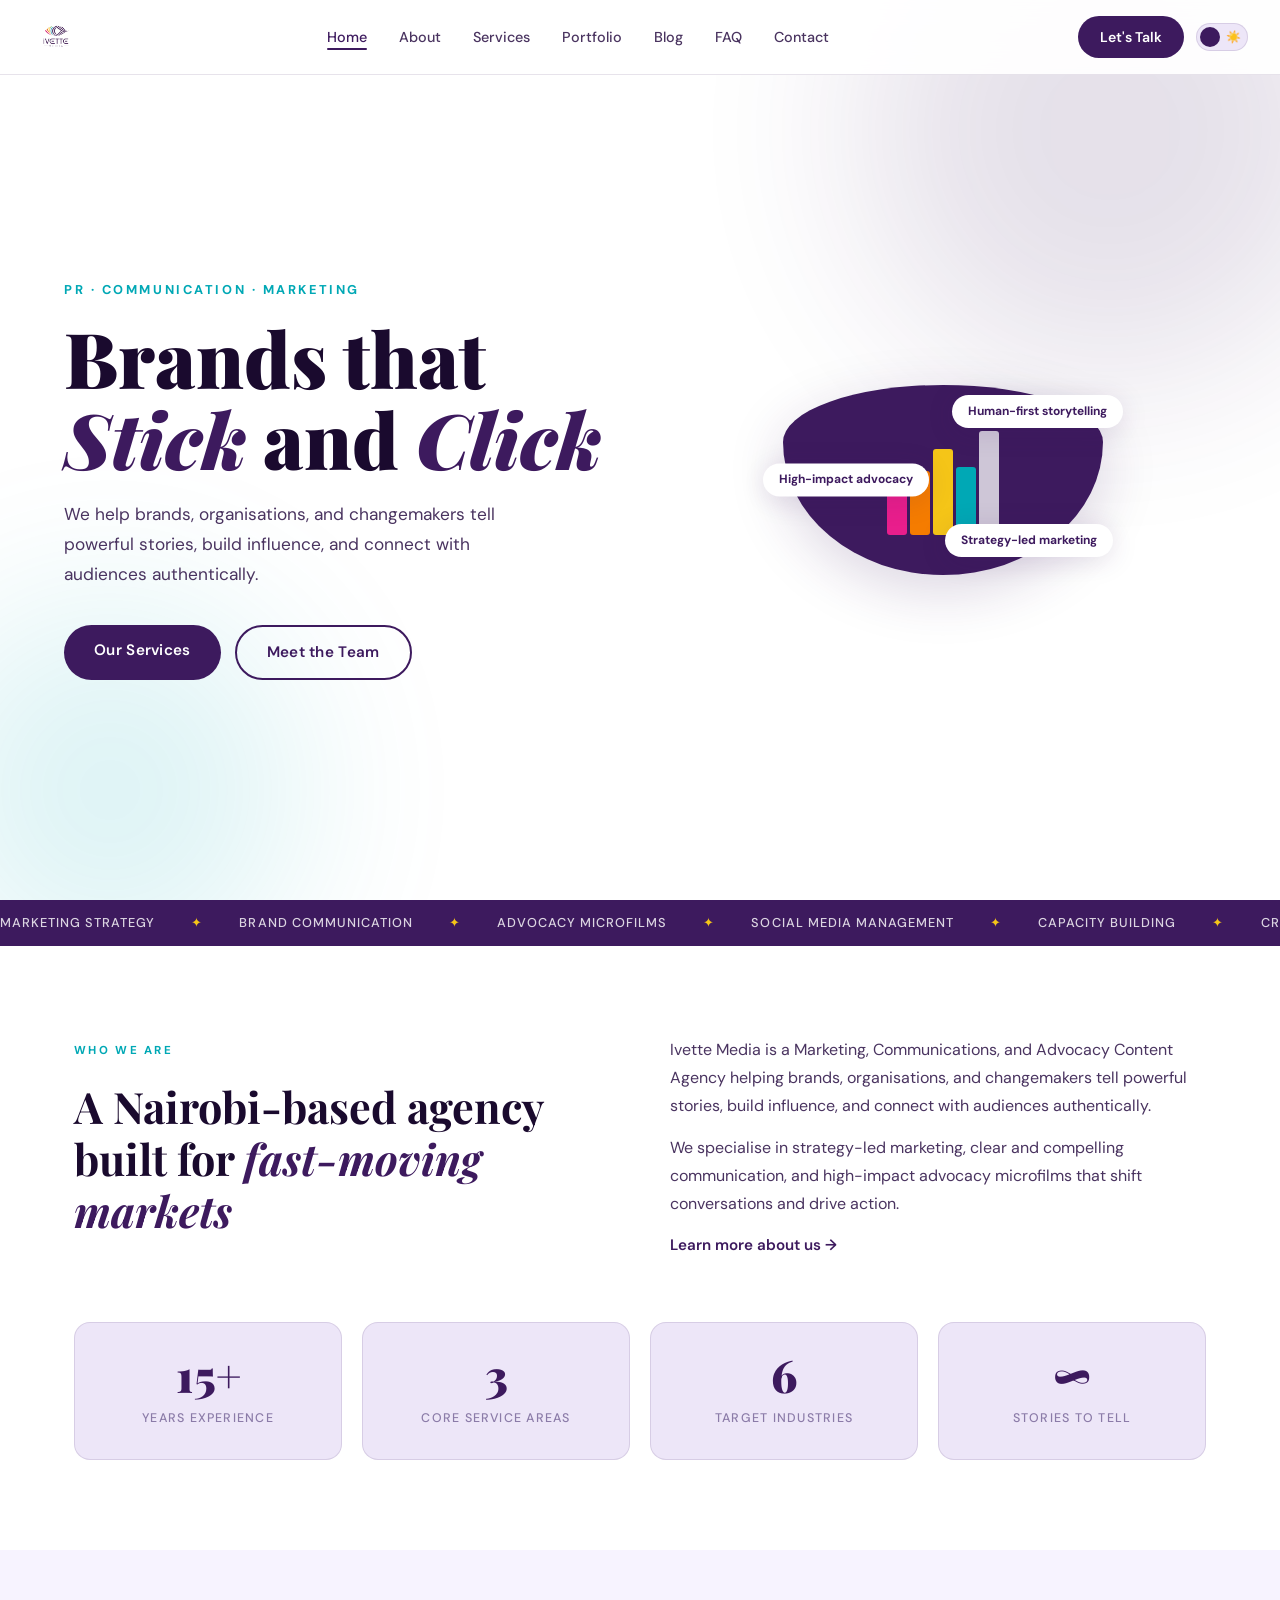
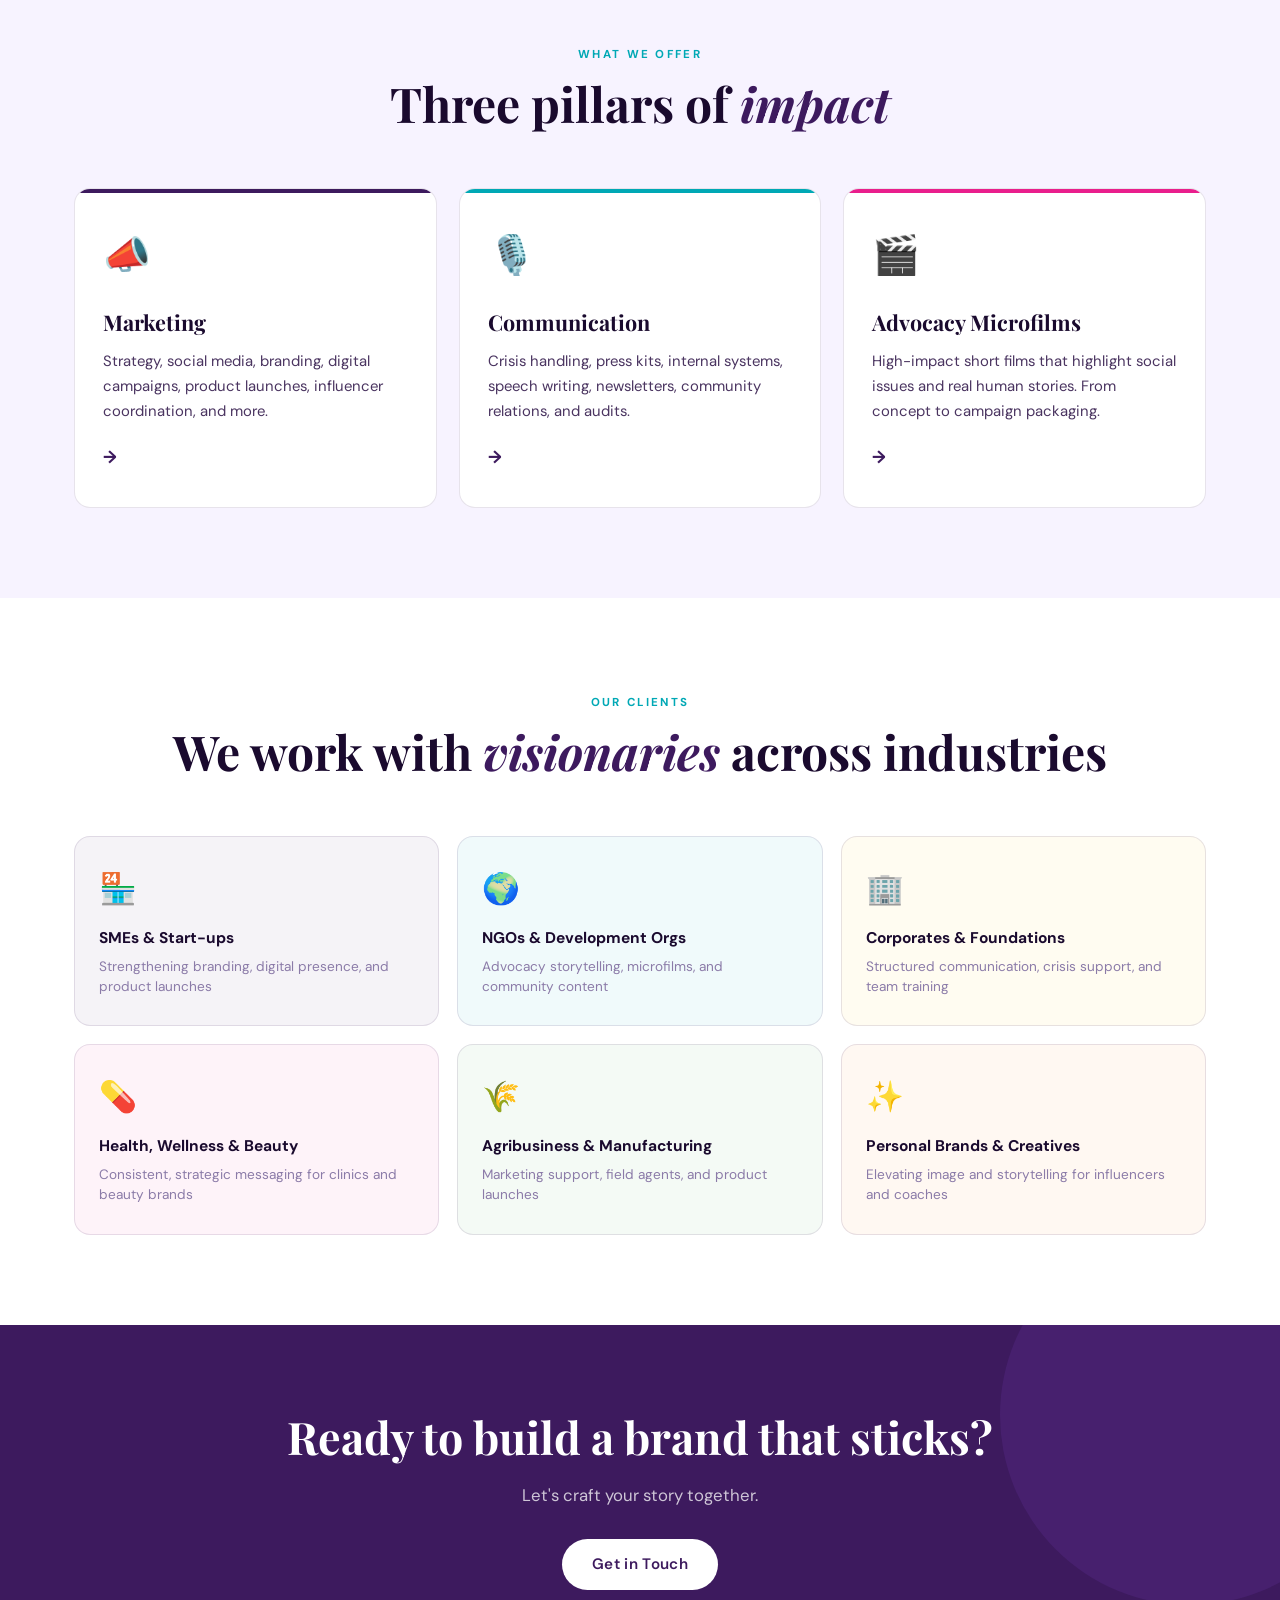
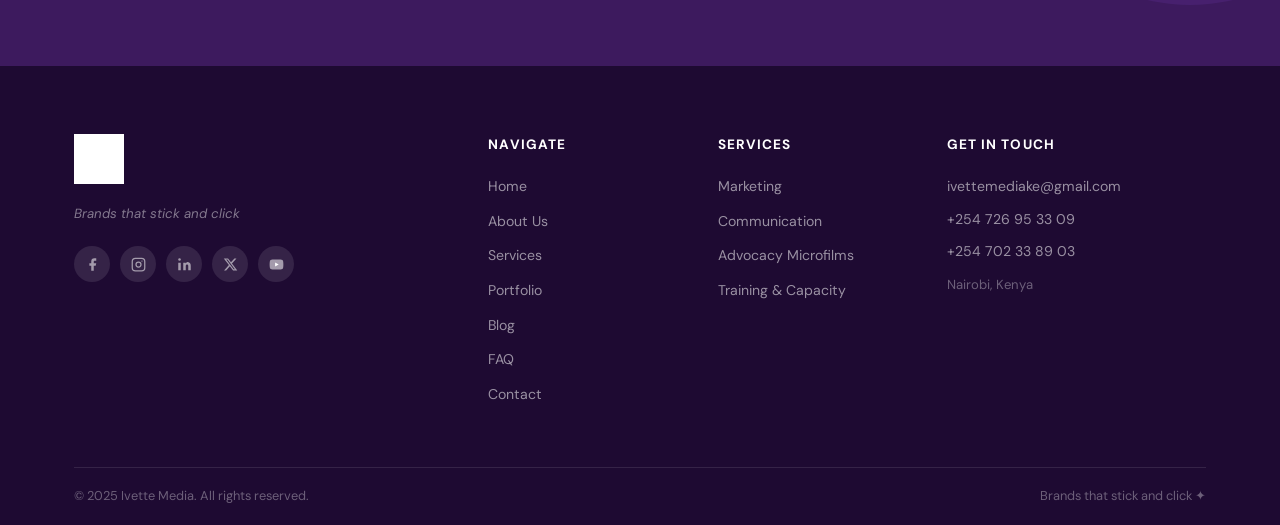
<file: index.html>
<!DOCTYPE html>
<html lang="en">
<head>
<meta charset="UTF-8">
<meta name="viewport" content="width=device-width, initial-scale=1.0">
<meta name="description" content="Ivette Media — Brands that Stick and Click. Nairobi-based PR, Communication and Marketing Agency.">
<meta property="og:title" content="Brands that Stick and Click | Ivette Media">
<meta property="og:image" content="logo.jpg">
<meta name="theme-color" content="#3d1a5e">
<link rel="manifest" href="manifest.json">
<title>Brands that Stick and Click | Ivette Media</title>
<link rel="preconnect" href="https://fonts.googleapis.com">
<link href="https://fonts.googleapis.com/css2?family=Playfair+Display:wght@400;700;900&family=DM+Sans:wght@300;400;500;600&display=swap" rel="stylesheet">
<style>
*,*::before,*::after{box-sizing:border-box;margin:0;padding:0}
html{scroll-behavior:smooth}
body{font-family:'DM Sans',sans-serif;background:var(--bg);color:var(--txt);transition:background .3s,color .3s;overflow-x:hidden;line-height:1.6}

/* ── LIGHT MODE ── */
:root{
  --bg:#fff;
  --bg2:#f7f3ff;
  --bg3:#ede6f8;
  --card:#fff;
  --card2:#f0eaf9;
  --txt:#1a0a2e;
  --txt2:#4a3460;
  --txt3:#8b7ba8;
  --border:rgba(61,26,94,.12);
  --navbg:rgba(255,255,255,.93);
  --purple:#3d1a5e;
  --purpleL:#5b2d8e;
  --purpleD:#1e0a32;
  --teal:#00a8b5;
  --gold:#f5c518;
  --pink:#e91e8c;
  --orange:#f57c00;
  --shadow:0 4px 28px rgba(61,26,94,.13);
  --shadowL:0 16px 56px rgba(61,26,94,.18);
  --r:16px;
  --r2:8px;
  --t:.3s cubic-bezier(.4,0,.2,1);
}
/* ── DARK MODE ── */
[data-theme=dark]{
  --bg:#0c0718;
  --bg2:#150e26;
  --bg3:#1c1334;
  --card:#1a1130;
  --card2:#211840;
  --txt:#ede6f8;
  --txt2:#c4aadf;
  --txt3:#7a6a98;
  --border:rgba(196,170,223,.12);
  --navbg:rgba(12,7,24,.94);
  --shadow:0 4px 28px rgba(0,0,0,.45);
  --shadowL:0 16px 56px rgba(0,0,0,.55);
}

/* ── NAV ── */
.nav{position:fixed;top:0;left:0;right:0;z-index:999;display:flex;align-items:center;gap:12px;padding:14px 32px;background:var(--navbg);backdrop-filter:blur(14px);border-bottom:1px solid var(--border);transition:box-shadow var(--t),background var(--t)}
.nav.scrolled{box-shadow:var(--shadow)}
.nav-logo img{height:46px;width:auto;display:block;transition:opacity var(--t)}
[data-theme=dark] .nav-logo img{filter:drop-shadow(0 0 6px rgba(180,120,255,.4))}
.nav-links{display:flex;list-style:none;gap:32px;margin:0 auto}
.nav-links a{font-size:.9rem;font-weight:500;color:var(--txt2);text-decoration:none;position:relative;transition:color var(--t)}
.nav-links a::after{content:'';position:absolute;bottom:-4px;left:0;width:0;height:2px;background:var(--purple);border-radius:2px;transition:width var(--t)}
.nav-links a:hover,.nav-links a.active{color:var(--purple)}
[data-theme=dark] .nav-links a:hover,[data-theme=dark] .nav-links a.active{color:var(--teal)}
.nav-links a:hover::after,.nav-links a.active::after{width:100%}
[data-theme=dark] .nav-links a::after{background:var(--teal)}
.nav-cta{background:var(--purple);color:#fff;padding:10px 22px;border-radius:50px;font-size:.88rem;font-weight:600;text-decoration:none;transition:var(--t);white-space:nowrap}
.nav-cta:hover{background:var(--purpleL);transform:translateY(-2px);box-shadow:0 8px 20px rgba(61,26,94,.3)}

/* dark mode toggle */
.dm-toggle{cursor:pointer;background:var(--bg3);border:1.5px solid var(--border);border-radius:50px;width:52px;height:28px;position:relative;flex-shrink:0;transition:background var(--t);display:flex;align-items:center;padding:3px}
.dm-toggle::before{content:'';position:absolute;left:3px;width:20px;height:20px;border-radius:50%;background:var(--purple);transition:transform var(--t),background var(--t)}
.dm-toggle .dm-icon{position:absolute;font-size:12px;transition:opacity .2s}
.dm-icon.sun{right:6px;opacity:1}
.dm-icon.moon{left:6px;opacity:0}
[data-theme=dark] .dm-toggle::before{transform:translateX(24px);background:var(--teal)}
[data-theme=dark] .dm-icon.sun{opacity:0}
[data-theme=dark] .dm-icon.moon{opacity:1}

/* hamburger */
.hamburger{display:none;flex-direction:column;gap:5px;background:none;border:none;cursor:pointer;padding:4px;flex-shrink:0}
.hamburger span{display:block;width:24px;height:2px;background:var(--purple);border-radius:2px;transition:var(--t)}
[data-theme=dark] .hamburger span{background:var(--teal)}

/* mobile menu */
.mobile-nav{display:none;position:fixed;top:74px;left:0;right:0;background:var(--card);border-bottom:2px solid var(--purple);z-index:998;padding:8px 0}
.mobile-nav.open{display:block}
.mobile-nav a{display:block;padding:14px 32px;font-weight:500;color:var(--txt2);text-decoration:none;transition:color var(--t),background var(--t)}
.mobile-nav a:hover{color:var(--purple);background:var(--bg3)}
[data-theme=dark] .mobile-nav a:hover{color:var(--teal)}

/* ── BUTTONS ── */
.btn{display:inline-block;padding:13px 30px;border-radius:50px;font-weight:600;font-size:.95rem;text-decoration:none;transition:var(--t);letter-spacing:.02em}
.btn-purple{background:var(--purple);color:#fff}
.btn-purple:hover{background:var(--purpleL);transform:translateY(-3px);box-shadow:0 12px 30px rgba(61,26,94,.3)}
.btn-outline{border:2px solid var(--purple);color:var(--purple)}
.btn-outline:hover{background:var(--purple);color:#fff;transform:translateY(-3px)}
[data-theme=dark] .btn-outline{border-color:var(--teal);color:var(--teal)}
[data-theme=dark] .btn-outline:hover{background:var(--teal);color:#fff}
.btn-white{background:#fff;color:var(--purple)}
.btn-white:hover{transform:translateY(-3px);box-shadow:0 12px 28px rgba(0,0,0,.2)}

/* ── LABELS ── */
.label{display:inline-block;font-size:.72rem;font-weight:700;letter-spacing:.2em;text-transform:uppercase;color:var(--teal);margin-bottom:10px}
.sec-hd{text-align:center;margin-bottom:56px}
.sec-hd h2{font-family:'Playfair Display',serif;font-size:clamp(2rem,4vw,3rem);font-weight:700;color:var(--txt);line-height:1.2}
.sec-hd h2 em{color:var(--purple);font-style:italic}
[data-theme=dark] .sec-hd h2 em{color:var(--teal)}
.sec-hd p{color:var(--txt2);max-width:520px;margin:14px auto 0;font-size:1rem}

/* ── LAYOUT ── */
.container{max-width:1180px;margin:0 auto;padding:0 24px}
section{padding:90px 0}

/* ── HERO ── */
.hero{min-height:100vh;display:flex;align-items:center;background:var(--bg);padding:140px 5% 80px;gap:60px;position:relative;overflow:hidden}
.hero-blob{position:absolute;border-radius:50%;filter:blur(90px);opacity:.13;pointer-events:none}
.hb1{width:500px;height:500px;background:var(--purple);top:-120px;right:-80px;animation:flt 9s ease-in-out infinite}
.hb2{width:380px;height:380px;background:var(--teal);bottom:-80px;left:-80px;animation:flt 7s 2s ease-in-out infinite}
[data-theme=dark] .hero-blob{opacity:.22}
@keyframes flt{0%,100%{transform:translateY(0)}50%{transform:translateY(-28px)}}
.hero-text{flex:1;max-width:600px;animation:fadeUp .7s ease both}
@keyframes fadeUp{from{opacity:0;transform:translateY(36px)}to{opacity:1;transform:translateY(0)}}
.hero-eyebrow{font-size:.8rem;font-weight:700;letter-spacing:.2em;text-transform:uppercase;color:var(--teal);margin-bottom:16px}
.hero h1{font-family:'Playfair Display',serif;font-size:clamp(3rem,6vw,5.5rem);font-weight:900;line-height:1.05;color:var(--txt);margin-bottom:22px}
.hero h1 em{color:var(--purple);font-style:italic}
[data-theme=dark] .hero h1 em{color:var(--teal)}
.hero-sub{color:var(--txt2);font-size:1.08rem;max-width:480px;margin-bottom:36px;line-height:1.72}
.hero-btns{display:flex;gap:14px;flex-wrap:wrap}
.hero-visual{flex:1;display:flex;justify-content:center;align-items:center;animation:fadeUp .7s .2s ease both}
.eye-wrap{position:relative;width:320px;height:190px}
.eye-shape{width:100%;height:100%;background:var(--purple);border-radius:50% 50% 50% 50%/30% 30% 70% 70%;display:flex;align-items:center;justify-content:center;box-shadow:var(--shadowL);overflow:hidden;position:relative}
.eye-stripes{display:flex;gap:3px;align-items:flex-end;height:110px}
.es{width:20px;border-radius:3px}
.es1{height:38%;background:var(--pink)}
.es2{height:58%;background:var(--orange)}
.es3{height:78%;background:var(--gold)}
.es4{height:62%;background:var(--teal)}
.es5{height:95%;background:rgba(255,255,255,.75)}
.pill{position:absolute;background:var(--card);color:var(--purple);font-size:.75rem;font-weight:700;padding:7px 16px;border-radius:50px;box-shadow:var(--shadow);white-space:nowrap;animation:flt 6s ease-in-out infinite}
.pill1{top:10px;right:-20px}
.pill2{bottom:18px;right:-10px;animation-delay:2s}
.pill3{top:50%;left:-20px;transform:translateY(-50%);animation-delay:4s}
[data-theme=dark] .pill{color:var(--purple);background:#ede6f8}

/* ── TICKER ── */
.ticker{background:var(--purple);overflow:hidden;padding:13px 0}
.ticker-track{display:flex;gap:36px;width:max-content;animation:tick 32s linear infinite}
.ticker-track span{color:rgba(255,255,255,.82);font-size:.8rem;font-weight:500;letter-spacing:.08em;text-transform:uppercase;white-space:nowrap}
.ticker-dot{color:var(--gold)!important;font-size:.6rem}
@keyframes tick{from{transform:translateX(0)}to{transform:translateX(-50%)}}

/* ── INTRO ── */
.intro{background:var(--bg)}
.intro-grid{display:grid;grid-template-columns:1fr 1fr;gap:60px;align-items:start;margin-bottom:64px}
.intro-grid h2{font-family:'Playfair Display',serif;font-size:clamp(1.9rem,3.5vw,2.7rem);font-weight:700;color:var(--txt);line-height:1.2;margin-top:10px}
.intro-grid h2 em{color:var(--purple);font-style:italic}
[data-theme=dark] .intro-grid h2 em{color:var(--teal)}
.intro-grid p{color:var(--txt2);line-height:1.75;margin-bottom:14px}
.link-arr{color:var(--purple);font-weight:600;font-size:.95rem;text-decoration:none;transition:letter-spacing var(--t)}
.link-arr:hover{letter-spacing:.04em}
[data-theme=dark] .link-arr{color:var(--teal)}
.stats{display:grid;grid-template-columns:repeat(4,1fr);gap:20px}
.stat{background:var(--bg3);border:1px solid var(--border);border-radius:var(--r);padding:30px 20px;text-align:center;transition:transform var(--t),box-shadow var(--t)}
.stat:hover{transform:translateY(-6px);box-shadow:var(--shadow)}
.stat-n{display:block;font-family:'Playfair Display',serif;font-size:2.8rem;font-weight:900;color:var(--purple);line-height:1;margin-bottom:6px}
[data-theme=dark] .stat-n{color:var(--teal)}
.stat-l{font-size:.78rem;color:var(--txt3);font-weight:500;text-transform:uppercase;letter-spacing:.1em}

/* ── SERVICE CARDS ── */
.svc-grid{display:grid;grid-template-columns:repeat(3,1fr);gap:22px}
.svc-card{background:var(--card);border:1px solid var(--border);border-radius:var(--r);padding:36px 28px;text-decoration:none;display:block;position:relative;overflow:hidden;transition:transform var(--t),box-shadow var(--t)}
.svc-card::before{content:'';position:absolute;top:0;left:0;right:0;height:4px}
.svc-c1::before{background:var(--purple)}
.svc-c2::before{background:var(--teal)}
.svc-c3::before{background:var(--pink)}
.svc-card:hover{transform:translateY(-8px);box-shadow:var(--shadowL)}
.svc-icon{font-size:2.4rem;margin-bottom:18px}
.svc-card h3{font-family:'Playfair Display',serif;font-size:1.35rem;font-weight:700;color:var(--txt);margin-bottom:10px}
.svc-card p{color:var(--txt2);font-size:.93rem;line-height:1.65;margin-bottom:20px}
.svc-arr{color:var(--purple);font-size:1.1rem;font-weight:700;display:inline-block;transition:transform var(--t)}
[data-theme=dark] .svc-arr{color:var(--teal)}
.svc-card:hover .svc-arr{transform:translateX(8px)}

/* ── CLIENT TILES ── */
.client-grid{display:grid;grid-template-columns:repeat(3,1fr);gap:18px}
.ctile{border:1px solid var(--border);border-radius:var(--r);padding:28px 24px;transition:transform var(--t),box-shadow var(--t)}
.ctile:hover{transform:translateY(-6px);box-shadow:var(--shadow)}
.ct1{background:rgba(61,26,94,.05)} .ct2{background:rgba(0,168,181,.06)} .ct3{background:rgba(245,197,24,.06)}
.ct4{background:rgba(233,30,140,.05)} .ct5{background:rgba(76,175,80,.06)} .ct6{background:rgba(245,124,0,.05)}
[data-theme=dark] .ct1{background:rgba(61,26,94,.35)} [data-theme=dark] .ct2{background:rgba(0,168,181,.18)}
[data-theme=dark] .ct3{background:rgba(245,197,24,.15)} [data-theme=dark] .ct4{background:rgba(233,30,140,.15)}
[data-theme=dark] .ct5{background:rgba(76,175,80,.15)} [data-theme=dark] .ct6{background:rgba(245,124,0,.15)}
.ctile-icon{font-size:1.9rem;margin-bottom:12px}
.ctile h4{font-weight:700;color:var(--txt);margin-bottom:6px;font-size:.97rem}
.ctile p{color:var(--txt3);font-size:.85rem;line-height:1.5}

/* ── CTA BANNER ── */
.cta-banner{background:var(--purple);padding:76px 0;text-align:center;position:relative;overflow:hidden}
.cta-banner::before{content:'';position:absolute;top:-100px;right:-100px;width:380px;height:380px;background:var(--purpleL);border-radius:50%;opacity:.35}
.cta-banner h2{font-family:'Playfair Display',serif;font-size:clamp(1.8rem,3.5vw,2.8rem);color:#fff;font-weight:700;margin-bottom:10px;position:relative}
.cta-banner p{color:rgba(255,255,255,.75);font-size:1.05rem;margin-bottom:30px;position:relative}

/* ── FOOTER ── */
.footer{background:var(--purpleD);color:rgba(255,255,255,.75);padding:68px 0 0}
.footer-grid{display:grid;grid-template-columns:2fr 1fr 1fr 1.4fr;gap:44px;margin-bottom:52px}
.footer-logo img{height:50px;width:auto;margin-bottom:12px;filter:brightness(0) invert(1)}
.footer-tag{color:rgba(255,255,255,.45);font-size:.83rem;font-style:italic;margin-bottom:22px}
.socials{display:flex;gap:10px;flex-wrap:wrap}
.s-icon{width:36px;height:36px;border-radius:50%;background:rgba(255,255,255,.1);display:flex;align-items:center;justify-content:center;color:rgba(255,255,255,.65);text-decoration:none;transition:var(--t)}
.s-icon svg{width:15px;height:15px}
.s-icon:hover{background:var(--teal);color:#fff;transform:translateY(-3px)}
.footer h5{color:#fff;font-weight:700;font-size:.85rem;letter-spacing:.08em;text-transform:uppercase;margin-bottom:18px}
.footer ul{list-style:none}
.footer ul li{margin-bottom:9px}
.footer a{color:rgba(255,255,255,.55);text-decoration:none;font-size:.88rem;transition:color var(--t)}
.footer a:hover{color:var(--teal)}
.footer-contact p{margin-bottom:7px}
.footer-bottom{border-top:1px solid rgba(255,255,255,.1);padding:18px 0;display:flex;justify-content:space-between;font-size:.8rem;color:rgba(255,255,255,.35);flex-wrap:wrap;gap:8px}

/* ── PAGE HERO ── */
.page-hero{background:var(--bg2);padding:150px 0 76px;position:relative;overflow:hidden}
.page-hero .blob{position:absolute;border-radius:50%;filter:blur(80px);opacity:.12;pointer-events:none}
[data-theme=dark] .page-hero .blob{opacity:.25}
.page-hero h1{font-family:'Playfair Display',serif;font-size:clamp(2.4rem,5vw,4.2rem);font-weight:900;color:var(--txt);line-height:1.1;margin:10px 0 18px;max-width:680px}
.page-hero h1 em{color:var(--purple);font-style:italic}
[data-theme=dark] .page-hero h1 em{color:var(--teal)}
.page-hero p{color:var(--txt2);font-size:1.05rem;max-width:540px;line-height:1.7}

/* ── ABOUT ── */
.mission-grid{display:grid;grid-template-columns:repeat(3,1fr);gap:22px}
.mc{border-radius:var(--r);padding:36px 28px}
.mc-p{background:var(--purple);color:#fff}
.mc-t{background:var(--teal);color:#fff}
.mc-l{background:var(--bg3);color:var(--txt)}
.mc-label{display:block;font-size:.7rem;font-weight:700;letter-spacing:.18em;text-transform:uppercase;margin-bottom:14px;opacity:.7}
.mc p{font-size:.93rem;line-height:1.7}
.founder-grid{display:grid;grid-template-columns:300px 1fr;gap:72px;align-items:center}
.founder-visual{position:relative}
.founder-avatar{width:280px;height:320px;background:linear-gradient(135deg,var(--purple),var(--purpleL));border-radius:40% 60% 60% 40%/50% 50% 60% 40%;display:flex;align-items:center;justify-content:center;box-shadow:var(--shadowL)}
.founder-initials{font-family:'Playfair Display',serif;font-size:5rem;font-weight:900;color:rgba(255,255,255,.25)}
.founder-badge{position:absolute;top:-14px;right:-24px;background:var(--purple);color:#fff;border-radius:12px;padding:12px 16px;text-align:center;line-height:1.2;box-shadow:var(--shadow)}
.founder-badge strong{display:block;font-size:.88rem}
.founder-badge span{font-size:.75rem;opacity:.75}
.founder-accent{position:absolute;width:70px;height:70px;background:var(--gold);border-radius:50%;bottom:-18px;left:-18px;opacity:.8}
.founder-bio h2{font-family:'Playfair Display',serif;font-size:2.4rem;font-weight:900;color:var(--txt);margin:8px 0 4px}
.founder-role{color:var(--teal);font-weight:600;margin-bottom:22px}
.founder-bio p{color:var(--txt2);line-height:1.75;margin-bottom:14px}
.tags{display:flex;flex-wrap:wrap;gap:9px;margin-top:20px}
.tag{background:var(--bg3);color:var(--purple);padding:5px 14px;border-radius:50px;font-size:.8rem;font-weight:600;border:1px solid var(--border)}
[data-theme=dark] .tag{color:var(--teal)}
.values-grid{display:grid;grid-template-columns:repeat(3,1fr);gap:20px;margin-bottom:44px}
.vcard{background:var(--bg3);border:1px solid var(--border);border-radius:var(--r);padding:32px 26px;position:relative;overflow:hidden;transition:transform var(--t),box-shadow var(--t)}
.vcard:hover{transform:translateY(-6px);box-shadow:var(--shadow)}
.vnum{font-family:'Playfair Display',serif;font-size:3rem;font-weight:900;color:var(--purple);opacity:.1;position:absolute;top:10px;right:18px;line-height:1}
.vcard h4{font-weight:700;color:var(--txt);margin-bottom:8px}
.vcard p{color:var(--txt2);font-size:.88rem;line-height:1.6}
.quote-block{font-family:'Playfair Display',serif;font-size:1.28rem;font-style:italic;color:var(--purple);text-align:center;max-width:680px;margin:0 auto;padding:36px 40px;background:var(--bg3);border-radius:var(--r);border-left:4px solid var(--purple);line-height:1.65}
[data-theme=dark] .quote-block{color:var(--teal);border-left-color:var(--teal)}

/* ── SERVICES PAGE ── */
.svc-tabs{display:flex;gap:10px;flex-wrap:wrap;justify-content:center;background:var(--bg3);padding:14px 24px;position:sticky;top:74px;z-index:100;border-bottom:1px solid var(--border)}
.stab{padding:9px 20px;border-radius:50px;font-size:.86rem;font-weight:600;color:var(--txt2);background:var(--card);border:1px solid var(--border);text-decoration:none;transition:var(--t)}
.stab:hover,.stab.active{background:var(--purple);color:#fff;border-color:var(--purple)}
[data-theme=dark] .stab:hover,[data-theme=dark] .stab.active{background:var(--teal);border-color:var(--teal)}
.svc-detail{padding:76px 0}
.svc-detail.alt{background:var(--bg2)}
.svc-detail.dark-sec{background:var(--purpleD)}
.svc-detail.dark-sec h2,.svc-detail.dark-sec .label{color:#fff}
.svc-detail.dark-sec .sd-desc{color:rgba(255,255,255,.7)}
.sd-head{display:flex;gap:28px;align-items:flex-start;margin-bottom:44px}
.sd-icon{font-size:3.2rem;flex-shrink:0;margin-top:6px}
.sd-head h2{font-family:'Playfair Display',serif;font-size:clamp(1.8rem,3vw,2.4rem);font-weight:700;color:var(--txt);margin:6px 0 10px}
.sd-desc{color:var(--txt2);font-size:.97rem;line-height:1.7;max-width:560px}
.sd-items{display:grid;grid-template-columns:repeat(2,1fr);gap:18px}
.sd-item{display:flex;gap:14px;align-items:flex-start;background:var(--card);border:1px solid var(--border);border-radius:var(--r2);padding:18px;transition:box-shadow var(--t)}
.svc-detail.alt .sd-item{background:var(--card)}
.sd-item:hover{box-shadow:var(--shadow)}
.sd-dot{width:10px;height:10px;border-radius:50%;background:var(--purple);flex-shrink:0;margin-top:5px}
.sd-dot.teal{background:var(--teal)}
.sd-item strong{display:block;font-weight:600;color:var(--txt);margin-bottom:3px;font-size:.93rem}
.sd-item p{color:var(--txt3);font-size:.83rem;line-height:1.5}
.mf-cards{display:grid;grid-template-columns:repeat(4,1fr);gap:18px}
.mf-card{background:rgba(255,255,255,.08);border:1px solid rgba(255,255,255,.12);border-radius:var(--r);padding:26px 20px;text-align:center;transition:var(--t)}
.mf-card:hover{background:rgba(255,255,255,.15);transform:translateY(-6px)}
.mf-card span{font-size:1.9rem;display:block;margin-bottom:12px}
.mf-card h4{color:#fff;font-weight:700;margin-bottom:7px;font-size:.92rem}
.mf-card p{color:rgba(255,255,255,.58);font-size:.8rem;line-height:1.5}
.tr-grid{display:grid;grid-template-columns:repeat(3,1fr);gap:14px}
.tr-item{display:flex;align-items:center;gap:12px;background:var(--card);border:1px solid var(--border);border-radius:var(--r2);padding:16px 18px;font-weight:500;font-size:.88rem;color:var(--txt);transition:var(--t)}
.tr-item:hover{border-color:var(--teal);transform:translateX(6px);box-shadow:var(--shadow)}
.tr-item span{font-size:1.3rem;flex-shrink:0}
.why-grid{display:grid;grid-template-columns:repeat(4,1fr);gap:18px}
.why-item{text-align:center;padding:26px 14px;border-radius:var(--r);background:var(--bg3);transition:var(--t)}
.why-item:hover{background:var(--purple);color:#fff}
.why-item:hover h4{color:#fff}
.why-icon{font-size:1.9rem;margin-bottom:11px;transition:transform var(--t)}
.why-item:hover .why-icon{transform:scale(1.2)}
.why-item h4{font-size:.87rem;font-weight:600;color:var(--txt);transition:color var(--t)}
[data-theme=dark] .why-item:hover{background:var(--teal)}

/* ── CONTACT ── */
.contact-grid{display:grid;grid-template-columns:1fr 400px;gap:56px;align-items:start}
.contact-grid h3{font-family:'Playfair Display',serif;font-size:1.55rem;font-weight:700;color:var(--txt);margin-bottom:26px}
.form{display:flex;flex-direction:column;gap:18px}
.form-row{display:grid;grid-template-columns:1fr 1fr;gap:18px}
.form-group{display:flex;flex-direction:column;gap:7px}
.form-group label{font-size:.83rem;font-weight:600;color:var(--txt)}
.form-group input,.form-group select,.form-group textarea{padding:11px 15px;border-radius:var(--r2);border:1.5px solid var(--border);font-family:'DM Sans',sans-serif;font-size:.93rem;color:var(--txt);background:var(--card);outline:none;transition:border-color var(--t),box-shadow var(--t)}
.form-group input:focus,.form-group select:focus,.form-group textarea:focus{border-color:var(--purple);box-shadow:0 0 0 3px rgba(61,26,94,.08)}
[data-theme=dark] .form-group input:focus,[data-theme=dark] .form-group select:focus,[data-theme=dark] .form-group textarea:focus{border-color:var(--teal);box-shadow:0 0 0 3px rgba(0,168,181,.12)}
.form-group textarea{resize:vertical;min-height:120px}
.form-submit{background:var(--purple);color:#fff;border:none;border-radius:50px;padding:13px 30px;font-family:'DM Sans',sans-serif;font-size:.95rem;font-weight:600;cursor:pointer;transition:var(--t)}
.form-submit:hover{background:var(--purpleL);transform:translateY(-2px);box-shadow:var(--shadow)}
.form-success{display:none;background:rgba(0,168,181,.12);border:1px solid var(--teal);border-radius:var(--r2);padding:14px;color:var(--teal);font-weight:600;text-align:center;margin-top:4px}
.form-success.show{display:block}
.ci-cards{display:flex;flex-direction:column;gap:14px;margin-bottom:28px}
.ci-card{display:flex;align-items:flex-start;gap:14px;padding:18px;border-radius:var(--r2);background:var(--bg3);border:1px solid var(--border)}
.ci-icon{font-size:1.3rem;flex-shrink:0}
.ci-label{display:block;font-size:.7rem;font-weight:700;letter-spacing:.14em;text-transform:uppercase;color:var(--txt3);margin-bottom:3px}
.ci-val{display:block;color:var(--txt);font-weight:500;font-size:.88rem;text-decoration:none;transition:color var(--t)}
.ci-val:hover{color:var(--purple)}
[data-theme=dark] .ci-val:hover{color:var(--teal)}
.contact-socials h4{font-weight:700;color:var(--txt);margin-bottom:14px;font-size:.93rem}
.s-icons-lg{display:flex;flex-wrap:wrap;gap:9px;margin-bottom:24px}
.s-icon-lg{display:flex;align-items:center;gap:7px;background:var(--bg3);border:1px solid var(--border);border-radius:50px;padding:7px 15px 7px 11px;color:var(--txt);font-size:.8rem;font-weight:600;text-decoration:none;transition:var(--t)}
.s-icon-lg svg{width:15px;height:15px}
.s-icon-lg:hover{background:var(--purple);color:#fff;border-color:var(--purple)}
[data-theme=dark] .s-icon-lg:hover{background:var(--teal);border-color:var(--teal)}
.wa-btn{display:flex;align-items:center;justify-content:center;gap:9px;background:#25D366;color:#fff;border-radius:50px;padding:13px 24px;font-weight:700;font-size:.93rem;text-decoration:none;transition:var(--t);width:100%}
.wa-btn:hover{background:#128C7E;transform:translateY(-3px);box-shadow:0 10px 24px rgba(37,211,102,.3)}

/* ── RESPONSIVE ── */
@media(max-width:1024px){
  .hero{flex-direction:column;text-align:center;padding:140px 5% 60px}
  .hero-visual{width:100%}
  .intro-grid{grid-template-columns:1fr;gap:30px}
  .stats{grid-template-columns:repeat(2,1fr)}
  .svc-grid{grid-template-columns:repeat(2,1fr)}
  .client-grid{grid-template-columns:repeat(2,1fr)}
  .footer-grid{grid-template-columns:1fr 1fr;gap:30px}
  .mission-grid{grid-template-columns:1fr}
  .founder-grid{grid-template-columns:1fr;gap:40px}
  .founder-avatar{width:220px;height:260px;margin:0 auto}
  .values-grid{grid-template-columns:repeat(2,1fr)}
  .sd-items{grid-template-columns:1fr}
  .mf-cards{grid-template-columns:repeat(2,1fr)}
  .tr-grid{grid-template-columns:repeat(2,1fr)}
  .why-grid{grid-template-columns:repeat(2,1fr)}
  .contact-grid{grid-template-columns:1fr}
}
@media(max-width:768px){
  .nav-links,.nav-cta{display:none}
  .hamburger{display:flex}
  .svc-grid{grid-template-columns:1fr}
  .client-grid{grid-template-columns:1fr}
  .footer-grid{grid-template-columns:1fr}
  .values-grid{grid-template-columns:1fr}
  .mf-cards{grid-template-columns:1fr}
  .why-grid{grid-template-columns:repeat(2,1fr)}
  .form-row{grid-template-columns:1fr}
  .tr-grid{grid-template-columns:1fr}
  .footer-bottom{flex-direction:column;text-align:center}
}
</style>
<style>
/* ── PORTFOLIO ── */
.portfolio-filter{display:flex;gap:10px;flex-wrap:wrap;justify-content:center;margin-bottom:48px}
.pf-btn{padding:9px 22px;border-radius:50px;font-size:.85rem;font-weight:600;border:1.5px solid var(--border);background:var(--card);color:var(--txt2);cursor:pointer;transition:var(--t);font-family:'DM Sans',sans-serif}
.pf-btn:hover,.pf-btn.active{background:var(--purple);color:#fff;border-color:var(--purple)}
[data-theme=dark] .pf-btn:hover,[data-theme=dark] .pf-btn.active{background:var(--teal);border-color:var(--teal)}
.portfolio-grid{display:grid;grid-template-columns:repeat(3,1fr);gap:24px}
.pcard{border-radius:var(--r);overflow:hidden;background:var(--card);border:1px solid var(--border);transition:transform var(--t),box-shadow var(--t);cursor:pointer}
.pcard:hover{transform:translateY(-8px);box-shadow:var(--shadowL)}
.pcard-visual{height:200px;display:flex;align-items:center;justify-content:center;font-size:4rem;position:relative;overflow:hidden}
.pv1{background:linear-gradient(135deg,#3d1a5e,#5b2d8e)}
.pv2{background:linear-gradient(135deg,#00a8b5,#006b75)}
.pv3{background:linear-gradient(135deg,#e91e8c,#9c0060)}
.pv4{background:linear-gradient(135deg,#f57c00,#bf5400)}
.pv5{background:linear-gradient(135deg,#3d1a5e,#00a8b5)}
.pv6{background:linear-gradient(135deg,#f5c518,#e91e8c)}
.pcard-body{padding:22px}
.pcard-tag{font-size:.72rem;font-weight:700;letter-spacing:.15em;text-transform:uppercase;color:var(--teal);margin-bottom:8px;display:block}
.pcard-body h3{font-family:'Playfair Display',serif;font-size:1.1rem;font-weight:700;color:var(--txt);margin-bottom:8px;line-height:1.3}
.pcard-body p{color:var(--txt2);font-size:.85rem;line-height:1.55;margin-bottom:14px}
.pcard-result{display:inline-flex;align-items:center;gap:6px;background:var(--bg3);border-radius:50px;padding:5px 13px;font-size:.78rem;font-weight:600;color:var(--purple)}
[data-theme=dark] .pcard-result{color:var(--teal)}
.pcard[data-cat].hidden{display:none}

/* ── TESTIMONIALS ── */
.testi-grid{display:grid;grid-template-columns:repeat(3,1fr);gap:22px}
.tcard{background:var(--card);border:1px solid var(--border);border-radius:var(--r);padding:30px 26px;position:relative;transition:transform var(--t),box-shadow var(--t)}
.tcard:hover{transform:translateY(-6px);box-shadow:var(--shadow)}
.tcard-quote{font-size:3rem;color:var(--purple);line-height:1;margin-bottom:12px;opacity:.3;font-family:'Playfair Display',serif}
[data-theme=dark] .tcard-quote{color:var(--teal)}
.tcard p{color:var(--txt2);font-size:.92rem;line-height:1.7;margin-bottom:20px;font-style:italic}
.tcard-author{display:flex;align-items:center;gap:12px}
.tcard-avatar{width:42px;height:42px;border-radius:50%;display:flex;align-items:center;justify-content:center;font-weight:700;font-size:.88rem;color:#fff;flex-shrink:0}
.ta1{background:var(--purple)} .ta2{background:var(--teal)} .ta3{background:var(--pink)}
.ta4{background:var(--orange)} .ta5{background:linear-gradient(135deg,var(--purple),var(--teal))} .ta6{background:var(--pink)}
.tcard-name{font-weight:700;color:var(--txt);font-size:.9rem}
.tcard-role{color:var(--txt3);font-size:.78rem}

/* ── BLOG ── */
.blog-grid{display:grid;grid-template-columns:repeat(3,1fr);gap:24px}
.bcard{background:var(--card);border:1px solid var(--border);border-radius:var(--r);overflow:hidden;transition:transform var(--t),box-shadow var(--t);text-decoration:none;display:block}
.bcard:hover{transform:translateY(-8px);box-shadow:var(--shadowL)}
.bcard-visual{height:180px;display:flex;align-items:center;justify-content:center;font-size:3.5rem;position:relative}
.bv1{background:linear-gradient(135deg,#3d1a5e22,#5b2d8e44);border-bottom:3px solid var(--purple)}
.bv2{background:linear-gradient(135deg,#00a8b522,#006b7544);border-bottom:3px solid var(--teal)}
.bv3{background:linear-gradient(135deg,#e91e8c22,#9c006044);border-bottom:3px solid var(--pink)}
.bv4{background:linear-gradient(135deg,#f5c51822,#f57c0044);border-bottom:3px solid var(--gold)}
.bv5{background:linear-gradient(135deg,#3d1a5e22,#00a8b544);border-bottom:3px solid var(--teal)}
.bv6{background:linear-gradient(135deg,#f57c0022,#e91e8c44);border-bottom:3px solid var(--orange)}
.bcard-body{padding:22px}
.bcard-meta{display:flex;align-items:center;gap:10px;margin-bottom:10px}
.bcard-cat{font-size:.7rem;font-weight:700;letter-spacing:.15em;text-transform:uppercase;color:var(--teal)}
.bcard-date{font-size:.75rem;color:var(--txt3)}
.bcard-body h3{font-family:'Playfair Display',serif;font-size:1.05rem;font-weight:700;color:var(--txt);margin-bottom:8px;line-height:1.35}
.bcard-body p{color:var(--txt2);font-size:.84rem;line-height:1.6;margin-bottom:14px}
.bcard-read{color:var(--purple);font-size:.82rem;font-weight:600;display:inline-flex;align-items:center;gap:4px;transition:gap var(--t)}
[data-theme=dark] .bcard-read{color:var(--teal)}
.bcard:hover .bcard-read{gap:8px}
.newsletter-box{background:var(--purple);border-radius:var(--r);padding:48px;text-align:center;margin-top:60px}
.newsletter-box h3{font-family:'Playfair Display',serif;font-size:1.8rem;color:#fff;margin-bottom:10px}
.newsletter-box p{color:rgba(255,255,255,.75);margin-bottom:24px}
.newsletter-form{display:flex;gap:12px;max-width:440px;margin:0 auto;flex-wrap:wrap;justify-content:center}
.newsletter-form input{flex:1;min-width:220px;padding:12px 18px;border-radius:50px;border:none;font-family:'DM Sans',sans-serif;font-size:.95rem;outline:none}
.newsletter-form button{background:var(--gold);color:var(--purple);border:none;padding:12px 24px;border-radius:50px;font-weight:700;font-size:.9rem;cursor:pointer;transition:var(--t);font-family:'DM Sans',sans-serif;white-space:nowrap}
.newsletter-form button:hover{background:#ffd740;transform:translateY(-2px)}

/* ── FAQ ── */
.faq-grid{display:grid;grid-template-columns:1fr 1fr;gap:16px;max-width:960px;margin:0 auto}
.faq-item{background:var(--card);border:1px solid var(--border);border-radius:var(--r2);overflow:hidden;transition:box-shadow var(--t)}
.faq-item:hover{box-shadow:var(--shadow)}
.faq-q{display:flex;justify-content:space-between;align-items:center;padding:20px 22px;cursor:pointer;gap:12px;user-select:none}
.faq-q h4{font-weight:600;color:var(--txt);font-size:.93rem;line-height:1.4}
.faq-icon{width:24px;height:24px;border-radius:50%;background:var(--bg3);display:flex;align-items:center;justify-content:center;font-size:.9rem;flex-shrink:0;transition:transform var(--t),background var(--t)}
.faq-item.open .faq-icon{transform:rotate(45deg);background:var(--purple);color:#fff}
[data-theme=dark] .faq-item.open .faq-icon{background:var(--teal)}
.faq-a{max-height:0;overflow:hidden;transition:max-height .4s ease,padding .3s ease}
.faq-item.open .faq-a{max-height:300px}
.faq-a p{padding:0 22px 20px;color:var(--txt2);font-size:.88rem;line-height:1.7}
.faq-cats{display:flex;gap:10px;flex-wrap:wrap;justify-content:center;margin-bottom:44px}
.faq-cat-btn{padding:8px 20px;border-radius:50px;font-size:.83rem;font-weight:600;border:1.5px solid var(--border);background:var(--card);color:var(--txt2);cursor:pointer;transition:var(--t);font-family:'DM Sans',sans-serif}
.faq-cat-btn:hover,.faq-cat-btn.active{background:var(--purple);color:#fff;border-color:var(--purple)}
[data-theme=dark] .faq-cat-btn:hover,[data-theme=dark] .faq-cat-btn.active{background:var(--teal);border-color:var(--teal)}

/* ── 404 ── */
.notfound{min-height:100vh;display:flex;align-items:center;justify-content:center;text-align:center;background:var(--bg);padding:40px 24px}
.nf-inner{max-width:540px}
.nf-code{font-family:'Playfair Display',serif;font-size:9rem;font-weight:900;color:var(--purple);line-height:1;opacity:.12;display:block;margin-bottom:-40px}
[data-theme=dark] .nf-code{color:var(--teal)}
.nf-icon{font-size:5rem;display:block;margin-bottom:20px}
.nf-inner h1{font-family:'Playfair Display',serif;font-size:2.4rem;color:var(--txt);margin-bottom:14px}
.nf-inner p{color:var(--txt2);font-size:1.05rem;margin-bottom:32px;line-height:1.7}
.nf-btns{display:flex;gap:14px;justify-content:center;flex-wrap:wrap}

@media(max-width:1024px){
  .portfolio-grid{grid-template-columns:repeat(2,1fr)}
  .testi-grid{grid-template-columns:repeat(2,1fr)}
  .blog-grid{grid-template-columns:repeat(2,1fr)}
  .faq-grid{grid-template-columns:1fr}
}
@media(max-width:768px){
  .portfolio-grid{grid-template-columns:1fr}
  .testi-grid{grid-template-columns:1fr}
  .blog-grid{grid-template-columns:1fr}
  .nf-code{font-size:6rem}
}
</style>
</head>
<body>
<nav class="nav" id="mainNav">
  <a href="index.html" class="nav-logo"><img src="logo.jpg" alt="Ivette Media"></a>
  <ul class="nav-links"><li><a href="index.html" class="active">Home</a></li><li><a href="about.html" >About</a></li><li><a href="services.html" >Services</a></li><li><a href="portfolio.html" >Portfolio</a></li><li><a href="blog.html" >Blog</a></li><li><a href="faq.html" >FAQ</a></li><li><a href="contact.html" >Contact</a></li></ul>
  <a href="contact.html" class="nav-cta">Let's Talk</a>
  <button class="dm-toggle" aria-label="Toggle dark mode"><span class="dm-icon sun">☀️</span><span class="dm-icon moon">🌙</span></button>
  <button class="hamburger" id="ham" aria-label="menu"><span></span><span></span><span></span></button>
</nav>
<div class="mobile-nav" id="mobMenu"><a href="index.html" onclick="closeMob()">Home</a><a href="about.html" onclick="closeMob()">About</a><a href="services.html" onclick="closeMob()">Services</a><a href="portfolio.html" onclick="closeMob()">Portfolio</a><a href="blog.html" onclick="closeMob()">Blog</a><a href="faq.html" onclick="closeMob()">FAQ</a><a href="contact.html" onclick="closeMob()">Contact</a></div>
<section class="hero">
  <div class="hero-blob hb1"></div>
  <div class="hero-blob hb2"></div>
  <div class="hero-text">
    <p class="hero-eyebrow">PR · Communication · Marketing</p>
    <h1>Brands that<br><em>Stick</em> and <em>Click</em></h1>
    <p class="hero-sub">We help brands, organisations, and changemakers tell powerful stories, build influence, and connect with audiences authentically.</p>
    <div class="hero-btns">
      <a href="services.html" class="btn btn-purple">Our Services</a>
      <a href="about.html" class="btn btn-outline">Meet the Team</a>
    </div>
  </div>
  <div class="hero-visual">
    <div class="eye-wrap">
      <div class="eye-shape">
        <div class="eye-stripes">
          <div class="es es1"></div><div class="es es2"></div><div class="es es3"></div><div class="es es4"></div><div class="es es5"></div>
        </div>
      </div>
      <div class="pill pill1">Human-first storytelling</div>
      <div class="pill pill2">Strategy-led marketing</div>
      <div class="pill pill3">High-impact advocacy</div>
    </div>
  </div>
</section>

<div class="ticker">
  <div class="ticker-track">
    <span>Marketing Strategy</span><span class="ticker-dot">✦</span>
    <span>Brand Communication</span><span class="ticker-dot">✦</span>
    <span>Advocacy Microfilms</span><span class="ticker-dot">✦</span>
    <span>Social Media Management</span><span class="ticker-dot">✦</span>
    <span>Capacity Building</span><span class="ticker-dot">✦</span>
    <span>Crisis Management</span><span class="ticker-dot">✦</span>
    <span>Digital Campaigns</span><span class="ticker-dot">✦</span>
    <span>Brand Storytelling</span><span class="ticker-dot">✦</span>
  </div>
</div>

<section class="intro">
  <div class="container">
    <div class="intro-grid">
      <div>
        <span class="label">Who We Are</span>
        <h2>A Nairobi-based agency built for <em>fast-moving markets</em></h2>
      </div>
      <div>
        <p>Ivette Media is a Marketing, Communications, and Advocacy Content Agency helping brands, organisations, and changemakers tell powerful stories, build influence, and connect with audiences authentically.</p>
        <p>We specialise in strategy-led marketing, clear and compelling communication, and high-impact advocacy microfilms that shift conversations and drive action.</p>
        <a href="about.html" class="link-arr">Learn more about us →</a>
      </div>
    </div>
    <div class="stats">
      <div class="stat"><span class="stat-n">15+</span><span class="stat-l">Years Experience</span></div>
      <div class="stat"><span class="stat-n">3</span><span class="stat-l">Core Service Areas</span></div>
      <div class="stat"><span class="stat-n">6</span><span class="stat-l">Target Industries</span></div>
      <div class="stat"><span class="stat-n">∞</span><span class="stat-l">Stories to Tell</span></div>
    </div>
  </div>
</section>

<section style="background:var(--bg2);padding:90px 0">
  <div class="container">
    <div class="sec-hd">
      <span class="label">What We Offer</span>
      <h2>Three pillars of <em>impact</em></h2>
    </div>
    <div class="svc-grid">
      <a href="services.html#marketing" class="svc-card svc-c1">
        <div class="svc-icon">📣</div>
        <h3>Marketing</h3>
        <p>Strategy, social media, branding, digital campaigns, product launches, influencer coordination, and more.</p>
        <span class="svc-arr">→</span>
      </a>
      <a href="services.html#communication" class="svc-card svc-c2">
        <div class="svc-icon">🎙️</div>
        <h3>Communication</h3>
        <p>Crisis handling, press kits, internal systems, speech writing, newsletters, community relations, and audits.</p>
        <span class="svc-arr">→</span>
      </a>
      <a href="services.html#microfilms" class="svc-card svc-c3">
        <div class="svc-icon">🎬</div>
        <h3>Advocacy Microfilms</h3>
        <p>High-impact short films that highlight social issues and real human stories. From concept to campaign packaging.</p>
        <span class="svc-arr">→</span>
      </a>
    </div>
  </div>
</section>

<section>
  <div class="container">
    <div class="sec-hd">
      <span class="label">Our Clients</span>
      <h2>We work with <em>visionaries</em> across industries</h2>
    </div>
    <div class="client-grid">
      <div class="ctile ct1"><div class="ctile-icon">🏪</div><h4>SMEs &amp; Start-ups</h4><p>Strengthening branding, digital presence, and product launches</p></div>
      <div class="ctile ct2"><div class="ctile-icon">🌍</div><h4>NGOs &amp; Development Orgs</h4><p>Advocacy storytelling, microfilms, and community content</p></div>
      <div class="ctile ct3"><div class="ctile-icon">🏢</div><h4>Corporates &amp; Foundations</h4><p>Structured communication, crisis support, and team training</p></div>
      <div class="ctile ct4"><div class="ctile-icon">💊</div><h4>Health, Wellness &amp; Beauty</h4><p>Consistent, strategic messaging for clinics and beauty brands</p></div>
      <div class="ctile ct5"><div class="ctile-icon">🌾</div><h4>Agribusiness &amp; Manufacturing</h4><p>Marketing support, field agents, and product launches</p></div>
      <div class="ctile ct6"><div class="ctile-icon">✨</div><h4>Personal Brands &amp; Creatives</h4><p>Elevating image and storytelling for influencers and coaches</p></div>
    </div>
  </div>
</section>

<div class="cta-banner">
  <div class="container">
    <h2>Ready to build a brand that sticks?</h2>
    <p>Let's craft your story together.</p>
    <a href="contact.html" class="btn btn-white">Get in Touch</a>
  </div>
</div>
<footer class="footer">
  <div class="container">
    <div class="footer-grid">
      <div>
        <a href="index.html" class="footer-logo"><img src="logo.jpg" alt="Ivette Media"></a>
        <p class="footer-tag">Brands that stick and click</p>
        <div class="socials">
          <a href="https://facebook.com/ivettemedia" target="_blank" rel="noopener" class="s-icon" aria-label="Facebook"><svg viewBox="0 0 24 24" fill="currentColor"><path d="M18 2h-3a5 5 0 0 0-5 5v3H7v4h3v8h4v-8h3l1-4h-4V7a1 1 0 0 1 1-1h3z"/></svg></a>
          <a href="https://instagram.com/ivettemedia" target="_blank" rel="noopener" class="s-icon" aria-label="Instagram"><svg viewBox="0 0 24 24" fill="none" stroke="currentColor" stroke-width="2"><rect x="2" y="2" width="20" height="20" rx="5"/><circle cx="12" cy="12" r="4"/><circle cx="17.5" cy="6.5" r="1" fill="currentColor" stroke="none"/></svg></a>
          <a href="https://linkedin.com/company/ivettemedia" target="_blank" rel="noopener" class="s-icon" aria-label="LinkedIn"><svg viewBox="0 0 24 24" fill="currentColor"><path d="M16 8a6 6 0 0 1 6 6v7h-4v-7a2 2 0 0 0-4 0v7H10V9h4v1.5A6 6 0 0 1 16 8zM2 9h4v12H2z"/><circle cx="4" cy="4" r="2"/></svg></a>
          <a href="https://twitter.com/ivettemedia" target="_blank" rel="noopener" class="s-icon" aria-label="X/Twitter"><svg viewBox="0 0 24 24" fill="currentColor"><path d="M18.244 2.25h3.308l-7.227 8.26 8.502 11.24H16.17l-5.214-6.817L4.99 21.75H1.68l7.73-8.835L1.254 2.25H8.08l4.713 6.231zm-1.161 17.52h1.833L7.084 4.126H5.117z"/></svg></a>
          <a href="https://youtube.com/@ivettemedia" target="_blank" rel="noopener" class="s-icon" aria-label="YouTube"><svg viewBox="0 0 24 24" fill="currentColor"><path d="M22.54 6.42a2.78 2.78 0 0 0-1.95-1.96C18.88 4 12 4 12 4s-6.88 0-8.59.46a2.78 2.78 0 0 0-1.95 1.96A29 29 0 0 0 1 12a29 29 0 0 0 .46 5.58 2.78 2.78 0 0 0 1.95 1.95C5.12 20 12 20 12 20s6.88 0 8.59-.46a2.78 2.78 0 0 0 1.95-1.95A29 29 0 0 0 23 12a29 29 0 0 0-.46-5.58z"/><polygon points="9.75 15.02 15.5 12 9.75 8.98 9.75 15.02" fill="white"/></svg></a>
        </div>
      </div>
      <div><h5>Navigate</h5><ul>
        <li><a href="index.html">Home</a></li><li><a href="about.html">About Us</a></li>
        <li><a href="services.html">Services</a></li><li><a href="portfolio.html">Portfolio</a></li>
        <li><a href="blog.html">Blog</a></li><li><a href="faq.html">FAQ</a></li>
        <li><a href="contact.html">Contact</a></li>
      </ul></div>
      <div><h5>Services</h5><ul>
        <li><a href="services.html#marketing">Marketing</a></li>
        <li><a href="services.html#communication">Communication</a></li>
        <li><a href="services.html#microfilms">Advocacy Microfilms</a></li>
        <li><a href="services.html#training">Training &amp; Capacity</a></li>
      </ul></div>
      <div class="footer-contact"><h5>Get in Touch</h5>
        <p><a href="mailto:ivettemediake&#64;gmail&#46;com">ivettemediake&#64;gmail&#46;com</a></p>
        <p><a href="tel:+254726953309">+254 726 95 33 09</a></p>
        <p><a href="tel:+254702338903">+254 702 33 89 03</a></p>
        <p style="margin-top:10px;color:rgba(255,255,255,.35);font-size:.82rem">Nairobi, Kenya</p>
      </div>
    </div>
    <div class="footer-bottom">
      <p>© 2025 Ivette Media. All rights reserved.</p>
      <p>Brands that stick and click ✦</p>
    </div>
  </div>
</footer>
<script>
(function() {
  // ── 1. DARK MODE (runs immediately, before render) ──
  var root = document.documentElement;
  var saved = localStorage.getItem('im-theme') || 'light';
  root.setAttribute('data-theme', saved);

  function toggleDM() {
    var current = root.getAttribute('data-theme');
    var next = current === 'dark' ? 'light' : 'dark';
    root.setAttribute('data-theme', next);
    localStorage.setItem('im-theme', next);
  }

  // Wait for DOM then attach toggle listeners
  document.addEventListener('DOMContentLoaded', function() {

    document.querySelectorAll('.dm-toggle').forEach(function(btn) {
      btn.addEventListener('click', toggleDM);
    });

    // ── 2. NAV SCROLL ──
    var navEl = document.getElementById('mainNav');
    window.addEventListener('scroll', function() {
      if (navEl) navEl.classList.toggle('scrolled', window.scrollY > 40);
    });

    // ── 3. MOBILE MENU ──
    var ham = document.getElementById('ham');
    var mob = document.getElementById('mobMenu');
    var mOpen = false;
    if (ham) {
      ham.addEventListener('click', function() {
        mOpen = !mOpen;
        if (mob) mob.classList.toggle('open', mOpen);
      });
    }

    // ── 4. SERVICE TABS ──
    var tabs = document.querySelectorAll('.stab');
    if (tabs.length) {
      var secs = document.querySelectorAll('.svc-detail[id]');
      if ('IntersectionObserver' in window) {
        var io = new IntersectionObserver(function(entries) {
          entries.forEach(function(e) {
            if (e.isIntersecting) {
              tabs.forEach(function(t) {
                t.classList.toggle('active', t.getAttribute('href') === '#' + e.target.id);
              });
            }
          });
        }, { rootMargin: '-50% 0px -50% 0px' });
        secs.forEach(function(s) { io.observe(s); });
      }
      tabs.forEach(function(t) {
        t.addEventListener('click', function() {
          tabs.forEach(function(x) { x.classList.remove('active'); });
          t.classList.add('active');
        });
      });
    }

    // ── 5. CONTACT FORM ──
    var cf = document.getElementById('cForm');
    if (cf) {
      cf.addEventListener('submit', function(e) {
        e.preventDefault();
        var s = document.getElementById('cSuccess');
        if (s) { s.classList.add('show'); cf.reset(); setTimeout(function() { s.classList.remove('show'); }, 5000); }
      });
    }

    // ── 6. NEWSLETTER FORM ──
    var nf = document.getElementById('nlForm');
    if (nf) {
      nf.addEventListener('submit', function(e) {
        e.preventDefault();
        nf.innerHTML = '<p style="color:#fff;font-weight:600;font-size:1rem">&#127881; You\'re subscribed! Welcome to the Ivette Media community.</p>';
      });
    }

    // ── 7. TICKER DUPLICATE ──
    var tr = document.querySelector('.ticker-track');
    if (tr) { tr.innerHTML += tr.innerHTML; }

    // ── 8. SCROLL REVEAL ──
    if ('IntersectionObserver' in window) {
      var items = document.querySelectorAll('.stat,.svc-card,.ctile,.vcard,.sd-item,.mf-card,.tr-item,.why-item,.ci-card,.mc,.pcard,.tcard,.bcard,.faq-item');
      var revealIO = new IntersectionObserver(function(entries) {
        entries.forEach(function(e) {
          if (e.isIntersecting) {
            e.target.style.opacity = '1';
            e.target.style.transform = 'translateY(0)';
            revealIO.unobserve(e.target);
          }
        });
      }, { threshold: 0.08 });
      items.forEach(function(el) {
        el.style.opacity = '0';
        el.style.transform = 'translateY(20px)';
        el.style.transition = 'opacity 0.5s ease, transform 0.5s ease';
        revealIO.observe(el);
      });
    }

    // ── 9. FAQ ACCORDION ──
    document.querySelectorAll('.faq-q').forEach(function(q) {
      q.addEventListener('click', function() {
        var item = q.parentElement;
        var wasOpen = item.classList.contains('open');
        document.querySelectorAll('.faq-item').forEach(function(i) { i.classList.remove('open'); });
        if (!wasOpen) item.classList.add('open');
      });
    });

    // ── 10. FAQ CATEGORY FILTER ──
    document.querySelectorAll('.faq-cat-btn').forEach(function(btn) {
      btn.addEventListener('click', function() {
        document.querySelectorAll('.faq-cat-btn').forEach(function(b) { b.classList.remove('active'); });
        btn.classList.add('active');
        var cat = btn.dataset.cat;
        document.querySelectorAll('.faq-item').forEach(function(item) {
          item.style.display = (cat === 'all' || item.dataset.cat === cat) ? '' : 'none';
        });
      });
    });

    // ── 11. PORTFOLIO FILTER ──
    document.querySelectorAll('.pf-btn').forEach(function(btn) {
      btn.addEventListener('click', function() {
        document.querySelectorAll('.pf-btn').forEach(function(b) { b.classList.remove('active'); });
        btn.classList.add('active');
        var cat = btn.dataset.cat;
        document.querySelectorAll('.pcard').forEach(function(card) {
          card.style.display = (cat === 'all' || card.dataset.cat === cat) ? '' : 'none';
        });
      });
    });

  }); // end DOMContentLoaded
})();
</script>
</body>
</html>
</file>
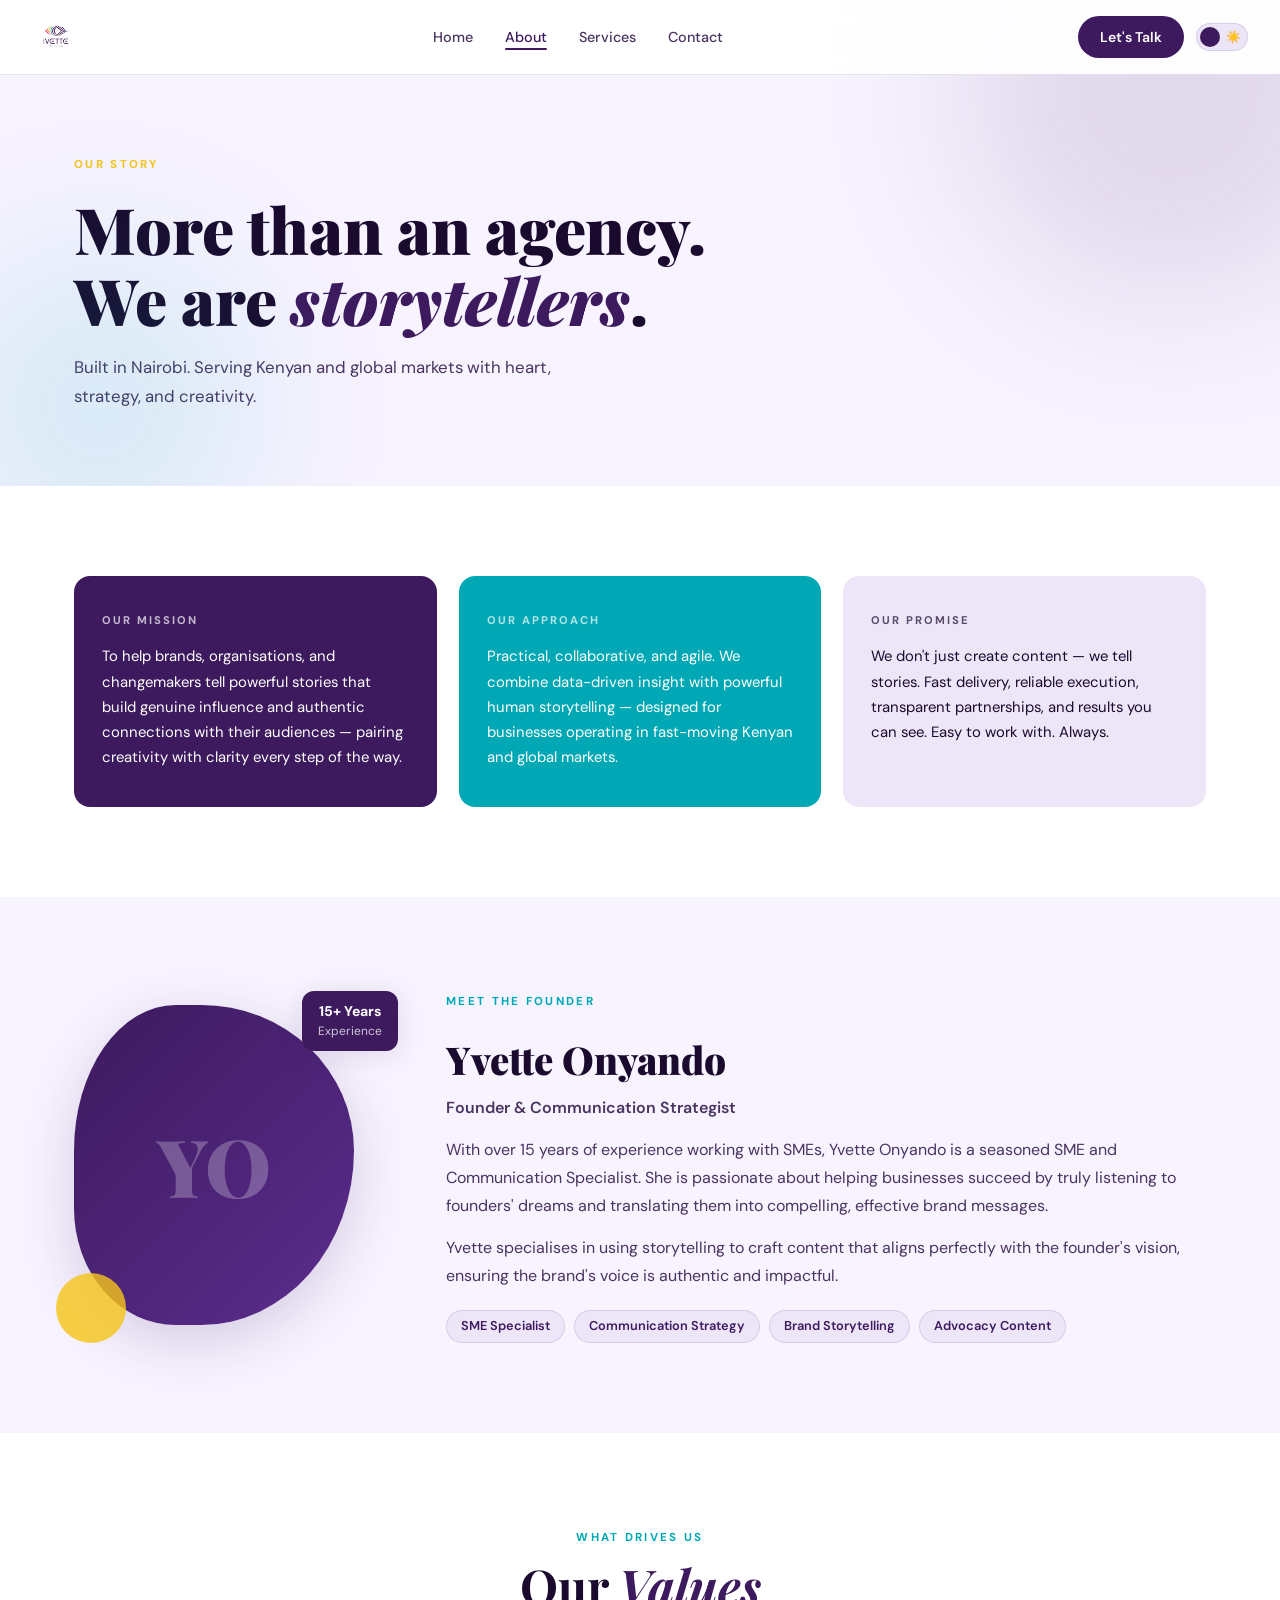
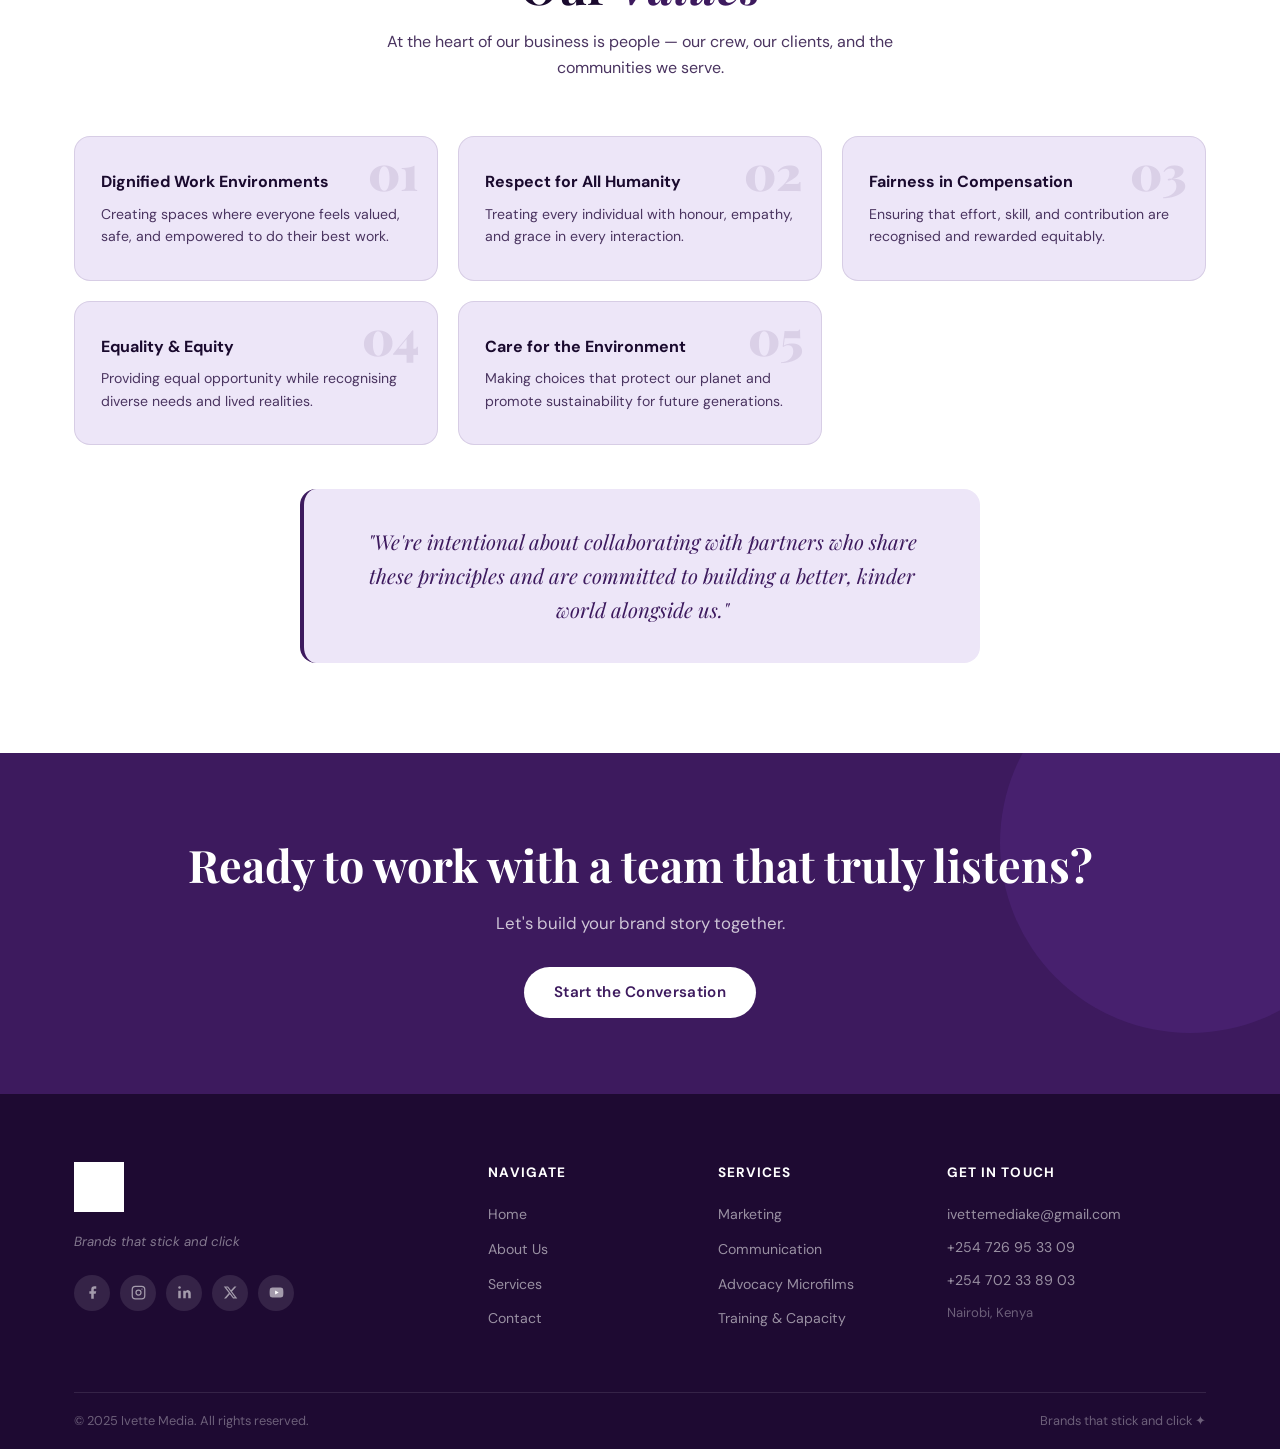
<file: about.html>
<!DOCTYPE html>
<html lang="en">
<head>
<meta charset="UTF-8">
<meta name="viewport" content="width=device-width, initial-scale=1.0">
<title>About – Ivette Media</title>
<link rel="preconnect" href="https://fonts.googleapis.com">
<link href="https://fonts.googleapis.com/css2?family=Playfair+Display:wght@400;700;900&family=DM+Sans:wght@300;400;500;600&display=swap" rel="stylesheet">

<style>
*,*::before,*::after{box-sizing:border-box;margin:0;padding:0}
html{scroll-behavior:smooth}
body{font-family:'DM Sans',sans-serif;background:var(--bg);color:var(--txt);transition:background .3s,color .3s;overflow-x:hidden;line-height:1.6}

/* ── LIGHT MODE ── */
:root{
  --bg:#fff;
  --bg2:#f7f3ff;
  --bg3:#ede6f8;
  --card:#fff;
  --card2:#f0eaf9;
  --txt:#1a0a2e;
  --txt2:#4a3460;
  --txt3:#8b7ba8;
  --border:rgba(61,26,94,.12);
  --navbg:rgba(255,255,255,.93);
  --purple:#3d1a5e;
  --purpleL:#5b2d8e;
  --purpleD:#1e0a32;
  --teal:#00a8b5;
  --gold:#f5c518;
  --pink:#e91e8c;
  --orange:#f57c00;
  --shadow:0 4px 28px rgba(61,26,94,.13);
  --shadowL:0 16px 56px rgba(61,26,94,.18);
  --r:16px;
  --r2:8px;
  --t:.3s cubic-bezier(.4,0,.2,1);
}
/* ── DARK MODE ── */
[data-theme=dark]{
  --bg:#0c0718;
  --bg2:#150e26;
  --bg3:#1c1334;
  --card:#1a1130;
  --card2:#211840;
  --txt:#ede6f8;
  --txt2:#c4aadf;
  --txt3:#7a6a98;
  --border:rgba(196,170,223,.12);
  --navbg:rgba(12,7,24,.94);
  --shadow:0 4px 28px rgba(0,0,0,.45);
  --shadowL:0 16px 56px rgba(0,0,0,.55);
}

/* ── NAV ── */
.nav{position:fixed;top:0;left:0;right:0;z-index:999;display:flex;align-items:center;gap:12px;padding:14px 32px;background:var(--navbg);backdrop-filter:blur(14px);border-bottom:1px solid var(--border);transition:box-shadow var(--t),background var(--t)}
.nav.scrolled{box-shadow:var(--shadow)}
.nav-logo img{height:46px;width:auto;display:block;transition:opacity var(--t)}
[data-theme=dark] .nav-logo img{filter:drop-shadow(0 0 6px rgba(180,120,255,.4))}
.nav-links{display:flex;list-style:none;gap:32px;margin:0 auto}
.nav-links a{font-size:.9rem;font-weight:500;color:var(--txt2);text-decoration:none;position:relative;transition:color var(--t)}
.nav-links a::after{content:'';position:absolute;bottom:-4px;left:0;width:0;height:2px;background:var(--purple);border-radius:2px;transition:width var(--t)}
.nav-links a:hover,.nav-links a.active{color:var(--purple)}
[data-theme=dark] .nav-links a:hover,[data-theme=dark] .nav-links a.active{color:var(--teal)}
.nav-links a:hover::after,.nav-links a.active::after{width:100%}
[data-theme=dark] .nav-links a::after{background:var(--teal)}
.nav-cta{background:var(--purple);color:#fff;padding:10px 22px;border-radius:50px;font-size:.88rem;font-weight:600;text-decoration:none;transition:var(--t);white-space:nowrap}
.nav-cta:hover{background:var(--purpleL);transform:translateY(-2px);box-shadow:0 8px 20px rgba(61,26,94,.3)}

/* dark mode toggle */
.dm-toggle{cursor:pointer;background:var(--bg3);border:1.5px solid var(--border);border-radius:50px;width:52px;height:28px;position:relative;flex-shrink:0;transition:background var(--t);display:flex;align-items:center;padding:3px}
.dm-toggle::before{content:'';position:absolute;left:3px;width:20px;height:20px;border-radius:50%;background:var(--purple);transition:transform var(--t),background var(--t)}
.dm-toggle .dm-icon{position:absolute;font-size:12px;transition:opacity .2s}
.dm-icon.sun{right:6px;opacity:1}
.dm-icon.moon{left:6px;opacity:0}
[data-theme=dark] .dm-toggle::before{transform:translateX(24px);background:var(--teal)}
[data-theme=dark] .dm-icon.sun{opacity:0}
[data-theme=dark] .dm-icon.moon{opacity:1}

/* hamburger */
.hamburger{display:none;flex-direction:column;gap:5px;background:none;border:none;cursor:pointer;padding:4px;flex-shrink:0}
.hamburger span{display:block;width:24px;height:2px;background:var(--purple);border-radius:2px;transition:var(--t)}
[data-theme=dark] .hamburger span{background:var(--teal)}

/* mobile menu */
.mobile-nav{display:none;position:fixed;top:74px;left:0;right:0;background:var(--card);border-bottom:2px solid var(--purple);z-index:998;padding:8px 0}
.mobile-nav.open{display:block}
.mobile-nav a{display:block;padding:14px 32px;font-weight:500;color:var(--txt2);text-decoration:none;transition:color var(--t),background var(--t)}
.mobile-nav a:hover{color:var(--purple);background:var(--bg3)}
[data-theme=dark] .mobile-nav a:hover{color:var(--teal)}

/* ── BUTTONS ── */
.btn{display:inline-block;padding:13px 30px;border-radius:50px;font-weight:600;font-size:.95rem;text-decoration:none;transition:var(--t);letter-spacing:.02em}
.btn-purple{background:var(--purple);color:#fff}
.btn-purple:hover{background:var(--purpleL);transform:translateY(-3px);box-shadow:0 12px 30px rgba(61,26,94,.3)}
.btn-outline{border:2px solid var(--purple);color:var(--purple)}
.btn-outline:hover{background:var(--purple);color:#fff;transform:translateY(-3px)}
[data-theme=dark] .btn-outline{border-color:var(--teal);color:var(--teal)}
[data-theme=dark] .btn-outline:hover{background:var(--teal);color:#fff}
.btn-white{background:#fff;color:var(--purple)}
.btn-white:hover{transform:translateY(-3px);box-shadow:0 12px 28px rgba(0,0,0,.2)}

/* ── LABELS ── */
.label{display:inline-block;font-size:.72rem;font-weight:700;letter-spacing:.2em;text-transform:uppercase;color:var(--teal);margin-bottom:10px}
.sec-hd{text-align:center;margin-bottom:56px}
.sec-hd h2{font-family:'Playfair Display',serif;font-size:clamp(2rem,4vw,3rem);font-weight:700;color:var(--txt);line-height:1.2}
.sec-hd h2 em{color:var(--purple);font-style:italic}
[data-theme=dark] .sec-hd h2 em{color:var(--teal)}
.sec-hd p{color:var(--txt2);max-width:520px;margin:14px auto 0;font-size:1rem}

/* ── LAYOUT ── */
.container{max-width:1180px;margin:0 auto;padding:0 24px}
section{padding:90px 0}

/* ── HERO ── */
.hero{min-height:100vh;display:flex;align-items:center;background:var(--bg);padding:140px 5% 80px;gap:60px;position:relative;overflow:hidden}
.hero-blob{position:absolute;border-radius:50%;filter:blur(90px);opacity:.13;pointer-events:none}
.hb1{width:500px;height:500px;background:var(--purple);top:-120px;right:-80px;animation:flt 9s ease-in-out infinite}
.hb2{width:380px;height:380px;background:var(--teal);bottom:-80px;left:-80px;animation:flt 7s 2s ease-in-out infinite}
[data-theme=dark] .hero-blob{opacity:.22}
@keyframes flt{0%,100%{transform:translateY(0)}50%{transform:translateY(-28px)}}
.hero-text{flex:1;max-width:600px;animation:fadeUp .7s ease both}
@keyframes fadeUp{from{opacity:0;transform:translateY(36px)}to{opacity:1;transform:translateY(0)}}
.hero-eyebrow{font-size:.8rem;font-weight:700;letter-spacing:.2em;text-transform:uppercase;color:var(--teal);margin-bottom:16px}
.hero h1{font-family:'Playfair Display',serif;font-size:clamp(3rem,6vw,5.5rem);font-weight:900;line-height:1.05;color:var(--txt);margin-bottom:22px}
.hero h1 em{color:var(--purple);font-style:italic}
[data-theme=dark] .hero h1 em{color:var(--teal)}
.hero-sub{color:var(--txt2);font-size:1.08rem;max-width:480px;margin-bottom:36px;line-height:1.72}
.hero-btns{display:flex;gap:14px;flex-wrap:wrap}
.hero-visual{flex:1;display:flex;justify-content:center;align-items:center;animation:fadeUp .7s .2s ease both}
.eye-wrap{position:relative;width:320px;height:190px}
.eye-shape{width:100%;height:100%;background:var(--purple);border-radius:50% 50% 50% 50%/30% 30% 70% 70%;display:flex;align-items:center;justify-content:center;box-shadow:var(--shadowL);overflow:hidden;position:relative}
.eye-stripes{display:flex;gap:3px;align-items:flex-end;height:110px}
.es{width:20px;border-radius:3px}
.es1{height:38%;background:var(--pink)}
.es2{height:58%;background:var(--orange)}
.es3{height:78%;background:var(--gold)}
.es4{height:62%;background:var(--teal)}
.es5{height:95%;background:rgba(255,255,255,.75)}
.pill{position:absolute;background:var(--card);color:var(--purple);font-size:.75rem;font-weight:700;padding:7px 16px;border-radius:50px;box-shadow:var(--shadow);white-space:nowrap;animation:flt 6s ease-in-out infinite}
.pill1{top:10px;right:-20px}
.pill2{bottom:18px;right:-10px;animation-delay:2s}
.pill3{top:50%;left:-20px;transform:translateY(-50%);animation-delay:4s}
[data-theme=dark] .pill{color:var(--purple);background:#ede6f8}

/* ── TICKER ── */
.ticker{background:var(--purple);overflow:hidden;padding:13px 0}
.ticker-track{display:flex;gap:36px;width:max-content;animation:tick 32s linear infinite}
.ticker-track span{color:rgba(255,255,255,.82);font-size:.8rem;font-weight:500;letter-spacing:.08em;text-transform:uppercase;white-space:nowrap}
.ticker-dot{color:var(--gold)!important;font-size:.6rem}
@keyframes tick{from{transform:translateX(0)}to{transform:translateX(-50%)}}

/* ── INTRO ── */
.intro{background:var(--bg)}
.intro-grid{display:grid;grid-template-columns:1fr 1fr;gap:60px;align-items:start;margin-bottom:64px}
.intro-grid h2{font-family:'Playfair Display',serif;font-size:clamp(1.9rem,3.5vw,2.7rem);font-weight:700;color:var(--txt);line-height:1.2;margin-top:10px}
.intro-grid h2 em{color:var(--purple);font-style:italic}
[data-theme=dark] .intro-grid h2 em{color:var(--teal)}
.intro-grid p{color:var(--txt2);line-height:1.75;margin-bottom:14px}
.link-arr{color:var(--purple);font-weight:600;font-size:.95rem;text-decoration:none;transition:letter-spacing var(--t)}
.link-arr:hover{letter-spacing:.04em}
[data-theme=dark] .link-arr{color:var(--teal)}
.stats{display:grid;grid-template-columns:repeat(4,1fr);gap:20px}
.stat{background:var(--bg3);border:1px solid var(--border);border-radius:var(--r);padding:30px 20px;text-align:center;transition:transform var(--t),box-shadow var(--t)}
.stat:hover{transform:translateY(-6px);box-shadow:var(--shadow)}
.stat-n{display:block;font-family:'Playfair Display',serif;font-size:2.8rem;font-weight:900;color:var(--purple);line-height:1;margin-bottom:6px}
[data-theme=dark] .stat-n{color:var(--teal)}
.stat-l{font-size:.78rem;color:var(--txt3);font-weight:500;text-transform:uppercase;letter-spacing:.1em}

/* ── SERVICE CARDS ── */
.svc-grid{display:grid;grid-template-columns:repeat(3,1fr);gap:22px}
.svc-card{background:var(--card);border:1px solid var(--border);border-radius:var(--r);padding:36px 28px;text-decoration:none;display:block;position:relative;overflow:hidden;transition:transform var(--t),box-shadow var(--t)}
.svc-card::before{content:'';position:absolute;top:0;left:0;right:0;height:4px}
.svc-c1::before{background:var(--purple)}
.svc-c2::before{background:var(--teal)}
.svc-c3::before{background:var(--pink)}
.svc-card:hover{transform:translateY(-8px);box-shadow:var(--shadowL)}
.svc-icon{font-size:2.4rem;margin-bottom:18px}
.svc-card h3{font-family:'Playfair Display',serif;font-size:1.35rem;font-weight:700;color:var(--txt);margin-bottom:10px}
.svc-card p{color:var(--txt2);font-size:.93rem;line-height:1.65;margin-bottom:20px}
.svc-arr{color:var(--purple);font-size:1.1rem;font-weight:700;display:inline-block;transition:transform var(--t)}
[data-theme=dark] .svc-arr{color:var(--teal)}
.svc-card:hover .svc-arr{transform:translateX(8px)}

/* ── CLIENT TILES ── */
.client-grid{display:grid;grid-template-columns:repeat(3,1fr);gap:18px}
.ctile{border:1px solid var(--border);border-radius:var(--r);padding:28px 24px;transition:transform var(--t),box-shadow var(--t)}
.ctile:hover{transform:translateY(-6px);box-shadow:var(--shadow)}
.ct1{background:rgba(61,26,94,.05)} .ct2{background:rgba(0,168,181,.06)} .ct3{background:rgba(245,197,24,.06)}
.ct4{background:rgba(233,30,140,.05)} .ct5{background:rgba(76,175,80,.06)} .ct6{background:rgba(245,124,0,.05)}
[data-theme=dark] .ct1{background:rgba(61,26,94,.35)} [data-theme=dark] .ct2{background:rgba(0,168,181,.18)}
[data-theme=dark] .ct3{background:rgba(245,197,24,.15)} [data-theme=dark] .ct4{background:rgba(233,30,140,.15)}
[data-theme=dark] .ct5{background:rgba(76,175,80,.15)} [data-theme=dark] .ct6{background:rgba(245,124,0,.15)}
.ctile-icon{font-size:1.9rem;margin-bottom:12px}
.ctile h4{font-weight:700;color:var(--txt);margin-bottom:6px;font-size:.97rem}
.ctile p{color:var(--txt3);font-size:.85rem;line-height:1.5}

/* ── CTA BANNER ── */
.cta-banner{background:var(--purple);padding:76px 0;text-align:center;position:relative;overflow:hidden}
.cta-banner::before{content:'';position:absolute;top:-100px;right:-100px;width:380px;height:380px;background:var(--purpleL);border-radius:50%;opacity:.35}
.cta-banner h2{font-family:'Playfair Display',serif;font-size:clamp(1.8rem,3.5vw,2.8rem);color:#fff;font-weight:700;margin-bottom:10px;position:relative}
.cta-banner p{color:rgba(255,255,255,.75);font-size:1.05rem;margin-bottom:30px;position:relative}

/* ── FOOTER ── */
.footer{background:var(--purpleD);color:rgba(255,255,255,.75);padding:68px 0 0}
.footer-grid{display:grid;grid-template-columns:2fr 1fr 1fr 1.4fr;gap:44px;margin-bottom:52px}
.footer-logo img{height:50px;width:auto;margin-bottom:12px;filter:brightness(0) invert(1)}
.footer-tag{color:rgba(255,255,255,.45);font-size:.83rem;font-style:italic;margin-bottom:22px}
.socials{display:flex;gap:10px;flex-wrap:wrap}
.s-icon{width:36px;height:36px;border-radius:50%;background:rgba(255,255,255,.1);display:flex;align-items:center;justify-content:center;color:rgba(255,255,255,.65);text-decoration:none;transition:var(--t)}
.s-icon svg{width:15px;height:15px}
.s-icon:hover{background:var(--teal);color:#fff;transform:translateY(-3px)}
.footer h5{color:#fff;font-weight:700;font-size:.85rem;letter-spacing:.08em;text-transform:uppercase;margin-bottom:18px}
.footer ul{list-style:none}
.footer ul li{margin-bottom:9px}
.footer a{color:rgba(255,255,255,.55);text-decoration:none;font-size:.88rem;transition:color var(--t)}
.footer a:hover{color:var(--teal)}
.footer-contact p{margin-bottom:7px}
.footer-bottom{border-top:1px solid rgba(255,255,255,.1);padding:18px 0;display:flex;justify-content:space-between;font-size:.8rem;color:rgba(255,255,255,.35);flex-wrap:wrap;gap:8px}

/* ── PAGE HERO ── */
.page-hero{background:var(--bg2);padding:150px 0 76px;position:relative;overflow:hidden}
.page-hero .blob{position:absolute;border-radius:50%;filter:blur(80px);opacity:.12;pointer-events:none}
[data-theme=dark] .page-hero .blob{opacity:.25}
.page-hero h1{font-family:'Playfair Display',serif;font-size:clamp(2.4rem,5vw,4.2rem);font-weight:900;color:var(--txt);line-height:1.1;margin:10px 0 18px;max-width:680px}
.page-hero h1 em{color:var(--purple);font-style:italic}
[data-theme=dark] .page-hero h1 em{color:var(--teal)}
.page-hero p{color:var(--txt2);font-size:1.05rem;max-width:540px;line-height:1.7}

/* ── ABOUT ── */
.mission-grid{display:grid;grid-template-columns:repeat(3,1fr);gap:22px}
.mc{border-radius:var(--r);padding:36px 28px}
.mc-p{background:var(--purple);color:#fff}
.mc-t{background:var(--teal);color:#fff}
.mc-l{background:var(--bg3);color:var(--txt)}
.mc-label{display:block;font-size:.7rem;font-weight:700;letter-spacing:.18em;text-transform:uppercase;margin-bottom:14px;opacity:.7}
.mc p{font-size:.93rem;line-height:1.7}
.founder-grid{display:grid;grid-template-columns:300px 1fr;gap:72px;align-items:center}
.founder-visual{position:relative}
.founder-avatar{width:280px;height:320px;background:linear-gradient(135deg,var(--purple),var(--purpleL));border-radius:40% 60% 60% 40%/50% 50% 60% 40%;display:flex;align-items:center;justify-content:center;box-shadow:var(--shadowL)}
.founder-initials{font-family:'Playfair Display',serif;font-size:5rem;font-weight:900;color:rgba(255,255,255,.25)}
.founder-badge{position:absolute;top:-14px;right:-24px;background:var(--purple);color:#fff;border-radius:12px;padding:12px 16px;text-align:center;line-height:1.2;box-shadow:var(--shadow)}
.founder-badge strong{display:block;font-size:.88rem}
.founder-badge span{font-size:.75rem;opacity:.75}
.founder-accent{position:absolute;width:70px;height:70px;background:var(--gold);border-radius:50%;bottom:-18px;left:-18px;opacity:.8}
.founder-bio h2{font-family:'Playfair Display',serif;font-size:2.4rem;font-weight:900;color:var(--txt);margin:8px 0 4px}
.founder-role{color:var(--teal);font-weight:600;margin-bottom:22px}
.founder-bio p{color:var(--txt2);line-height:1.75;margin-bottom:14px}
.tags{display:flex;flex-wrap:wrap;gap:9px;margin-top:20px}
.tag{background:var(--bg3);color:var(--purple);padding:5px 14px;border-radius:50px;font-size:.8rem;font-weight:600;border:1px solid var(--border)}
[data-theme=dark] .tag{color:var(--teal)}
.values-grid{display:grid;grid-template-columns:repeat(3,1fr);gap:20px;margin-bottom:44px}
.vcard{background:var(--bg3);border:1px solid var(--border);border-radius:var(--r);padding:32px 26px;position:relative;overflow:hidden;transition:transform var(--t),box-shadow var(--t)}
.vcard:hover{transform:translateY(-6px);box-shadow:var(--shadow)}
.vnum{font-family:'Playfair Display',serif;font-size:3rem;font-weight:900;color:var(--purple);opacity:.1;position:absolute;top:10px;right:18px;line-height:1}
.vcard h4{font-weight:700;color:var(--txt);margin-bottom:8px}
.vcard p{color:var(--txt2);font-size:.88rem;line-height:1.6}
.quote-block{font-family:'Playfair Display',serif;font-size:1.28rem;font-style:italic;color:var(--purple);text-align:center;max-width:680px;margin:0 auto;padding:36px 40px;background:var(--bg3);border-radius:var(--r);border-left:4px solid var(--purple);line-height:1.65}
[data-theme=dark] .quote-block{color:var(--teal);border-left-color:var(--teal)}

/* ── SERVICES PAGE ── */
.svc-tabs{display:flex;gap:10px;flex-wrap:wrap;justify-content:center;background:var(--bg3);padding:14px 24px;position:sticky;top:74px;z-index:100;border-bottom:1px solid var(--border)}
.stab{padding:9px 20px;border-radius:50px;font-size:.86rem;font-weight:600;color:var(--txt2);background:var(--card);border:1px solid var(--border);text-decoration:none;transition:var(--t)}
.stab:hover,.stab.active{background:var(--purple);color:#fff;border-color:var(--purple)}
[data-theme=dark] .stab:hover,[data-theme=dark] .stab.active{background:var(--teal);border-color:var(--teal)}
.svc-detail{padding:76px 0}
.svc-detail.alt{background:var(--bg2)}
.svc-detail.dark-sec{background:var(--purpleD)}
.svc-detail.dark-sec h2,.svc-detail.dark-sec .label{color:#fff}
.svc-detail.dark-sec .sd-desc{color:rgba(255,255,255,.7)}
.sd-head{display:flex;gap:28px;align-items:flex-start;margin-bottom:44px}
.sd-icon{font-size:3.2rem;flex-shrink:0;margin-top:6px}
.sd-head h2{font-family:'Playfair Display',serif;font-size:clamp(1.8rem,3vw,2.4rem);font-weight:700;color:var(--txt);margin:6px 0 10px}
.sd-desc{color:var(--txt2);font-size:.97rem;line-height:1.7;max-width:560px}
.sd-items{display:grid;grid-template-columns:repeat(2,1fr);gap:18px}
.sd-item{display:flex;gap:14px;align-items:flex-start;background:var(--card);border:1px solid var(--border);border-radius:var(--r2);padding:18px;transition:box-shadow var(--t)}
.svc-detail.alt .sd-item{background:var(--card)}
.sd-item:hover{box-shadow:var(--shadow)}
.sd-dot{width:10px;height:10px;border-radius:50%;background:var(--purple);flex-shrink:0;margin-top:5px}
.sd-dot.teal{background:var(--teal)}
.sd-item strong{display:block;font-weight:600;color:var(--txt);margin-bottom:3px;font-size:.93rem}
.sd-item p{color:var(--txt3);font-size:.83rem;line-height:1.5}
.mf-cards{display:grid;grid-template-columns:repeat(4,1fr);gap:18px}
.mf-card{background:rgba(255,255,255,.08);border:1px solid rgba(255,255,255,.12);border-radius:var(--r);padding:26px 20px;text-align:center;transition:var(--t)}
.mf-card:hover{background:rgba(255,255,255,.15);transform:translateY(-6px)}
.mf-card span{font-size:1.9rem;display:block;margin-bottom:12px}
.mf-card h4{color:#fff;font-weight:700;margin-bottom:7px;font-size:.92rem}
.mf-card p{color:rgba(255,255,255,.58);font-size:.8rem;line-height:1.5}
.tr-grid{display:grid;grid-template-columns:repeat(3,1fr);gap:14px}
.tr-item{display:flex;align-items:center;gap:12px;background:var(--card);border:1px solid var(--border);border-radius:var(--r2);padding:16px 18px;font-weight:500;font-size:.88rem;color:var(--txt);transition:var(--t)}
.tr-item:hover{border-color:var(--teal);transform:translateX(6px);box-shadow:var(--shadow)}
.tr-item span{font-size:1.3rem;flex-shrink:0}
.why-grid{display:grid;grid-template-columns:repeat(4,1fr);gap:18px}
.why-item{text-align:center;padding:26px 14px;border-radius:var(--r);background:var(--bg3);transition:var(--t)}
.why-item:hover{background:var(--purple);color:#fff}
.why-item:hover h4{color:#fff}
.why-icon{font-size:1.9rem;margin-bottom:11px;transition:transform var(--t)}
.why-item:hover .why-icon{transform:scale(1.2)}
.why-item h4{font-size:.87rem;font-weight:600;color:var(--txt);transition:color var(--t)}
[data-theme=dark] .why-item:hover{background:var(--teal)}

/* ── CONTACT ── */
.contact-grid{display:grid;grid-template-columns:1fr 400px;gap:56px;align-items:start}
.contact-grid h3{font-family:'Playfair Display',serif;font-size:1.55rem;font-weight:700;color:var(--txt);margin-bottom:26px}
.form{display:flex;flex-direction:column;gap:18px}
.form-row{display:grid;grid-template-columns:1fr 1fr;gap:18px}
.form-group{display:flex;flex-direction:column;gap:7px}
.form-group label{font-size:.83rem;font-weight:600;color:var(--txt)}
.form-group input,.form-group select,.form-group textarea{padding:11px 15px;border-radius:var(--r2);border:1.5px solid var(--border);font-family:'DM Sans',sans-serif;font-size:.93rem;color:var(--txt);background:var(--card);outline:none;transition:border-color var(--t),box-shadow var(--t)}
.form-group input:focus,.form-group select:focus,.form-group textarea:focus{border-color:var(--purple);box-shadow:0 0 0 3px rgba(61,26,94,.08)}
[data-theme=dark] .form-group input:focus,[data-theme=dark] .form-group select:focus,[data-theme=dark] .form-group textarea:focus{border-color:var(--teal);box-shadow:0 0 0 3px rgba(0,168,181,.12)}
.form-group textarea{resize:vertical;min-height:120px}
.form-submit{background:var(--purple);color:#fff;border:none;border-radius:50px;padding:13px 30px;font-family:'DM Sans',sans-serif;font-size:.95rem;font-weight:600;cursor:pointer;transition:var(--t)}
.form-submit:hover{background:var(--purpleL);transform:translateY(-2px);box-shadow:var(--shadow)}
.form-success{display:none;background:rgba(0,168,181,.12);border:1px solid var(--teal);border-radius:var(--r2);padding:14px;color:var(--teal);font-weight:600;text-align:center;margin-top:4px}
.form-success.show{display:block}
.ci-cards{display:flex;flex-direction:column;gap:14px;margin-bottom:28px}
.ci-card{display:flex;align-items:flex-start;gap:14px;padding:18px;border-radius:var(--r2);background:var(--bg3);border:1px solid var(--border)}
.ci-icon{font-size:1.3rem;flex-shrink:0}
.ci-label{display:block;font-size:.7rem;font-weight:700;letter-spacing:.14em;text-transform:uppercase;color:var(--txt3);margin-bottom:3px}
.ci-val{display:block;color:var(--txt);font-weight:500;font-size:.88rem;text-decoration:none;transition:color var(--t)}
.ci-val:hover{color:var(--purple)}
[data-theme=dark] .ci-val:hover{color:var(--teal)}
.contact-socials h4{font-weight:700;color:var(--txt);margin-bottom:14px;font-size:.93rem}
.s-icons-lg{display:flex;flex-wrap:wrap;gap:9px;margin-bottom:24px}
.s-icon-lg{display:flex;align-items:center;gap:7px;background:var(--bg3);border:1px solid var(--border);border-radius:50px;padding:7px 15px 7px 11px;color:var(--txt);font-size:.8rem;font-weight:600;text-decoration:none;transition:var(--t)}
.s-icon-lg svg{width:15px;height:15px}
.s-icon-lg:hover{background:var(--purple);color:#fff;border-color:var(--purple)}
[data-theme=dark] .s-icon-lg:hover{background:var(--teal);border-color:var(--teal)}
.wa-btn{display:flex;align-items:center;justify-content:center;gap:9px;background:#25D366;color:#fff;border-radius:50px;padding:13px 24px;font-weight:700;font-size:.93rem;text-decoration:none;transition:var(--t);width:100%}
.wa-btn:hover{background:#128C7E;transform:translateY(-3px);box-shadow:0 10px 24px rgba(37,211,102,.3)}

/* ── RESPONSIVE ── */
@media(max-width:1024px){
  .hero{flex-direction:column;text-align:center;padding:140px 5% 60px}
  .hero-visual{width:100%}
  .intro-grid{grid-template-columns:1fr;gap:30px}
  .stats{grid-template-columns:repeat(2,1fr)}
  .svc-grid{grid-template-columns:repeat(2,1fr)}
  .client-grid{grid-template-columns:repeat(2,1fr)}
  .footer-grid{grid-template-columns:1fr 1fr;gap:30px}
  .mission-grid{grid-template-columns:1fr}
  .founder-grid{grid-template-columns:1fr;gap:40px}
  .founder-avatar{width:220px;height:260px;margin:0 auto}
  .values-grid{grid-template-columns:repeat(2,1fr)}
  .sd-items{grid-template-columns:1fr}
  .mf-cards{grid-template-columns:repeat(2,1fr)}
  .tr-grid{grid-template-columns:repeat(2,1fr)}
  .why-grid{grid-template-columns:repeat(2,1fr)}
  .contact-grid{grid-template-columns:1fr}
}
@media(max-width:768px){
  .nav-links,.nav-cta{display:none}
  .hamburger{display:flex}
  .svc-grid{grid-template-columns:1fr}
  .client-grid{grid-template-columns:1fr}
  .footer-grid{grid-template-columns:1fr}
  .values-grid{grid-template-columns:1fr}
  .mf-cards{grid-template-columns:1fr}
  .why-grid{grid-template-columns:repeat(2,1fr)}
  .form-row{grid-template-columns:1fr}
  .tr-grid{grid-template-columns:1fr}
  .footer-bottom{flex-direction:column;text-align:center}
}
</style>

</head>
<body>

<nav class="nav" id="mainNav">
  <a href="index.html" class="nav-logo"><img src="logo.jpg" alt="Ivette Media"></a>
  <ul class="nav-links"><li><a href="index.html" >Home</a></li><li><a href="about.html" class="active">About</a></li><li><a href="services.html" >Services</a></li><li><a href="contact.html" >Contact</a></li></ul>
  <a href="contact.html" class="nav-cta">Let's Talk</a>
  <button class="dm-toggle" aria-label="Toggle dark mode"><span class="dm-icon sun">☀️</span><span class="dm-icon moon">🌙</span></button>
  <button class="hamburger" id="ham" aria-label="menu"><span></span><span></span><span></span></button>
</nav>
<div class="mobile-nav" id="mobMenu"><a href="index.html" onclick="closeMob()" >Home</a><a href="about.html" onclick="closeMob()" class="active">About</a><a href="services.html" onclick="closeMob()" >Services</a><a href="contact.html" onclick="closeMob()" >Contact</a></div>


<div class="page-hero">
  <div class="blob" style="width:420px;height:420px;background:var(--purple);top:-120px;right:-100px"></div>
  <div class="blob" style="width:320px;height:320px;background:var(--teal);bottom:-80px;left:-60px"></div>
  <div class="container">
    <span class="label" style="color:var(--gold)">Our Story</span>
    <h1>More than an agency.<br>We are <em>storytellers</em>.</h1>
    <p>Built in Nairobi. Serving Kenyan and global markets with heart, strategy, and creativity.</p>
  </div>
</div>

<section>
  <div class="container">
    <div class="mission-grid">
      <div class="mc mc-p"><span class="mc-label">Our Mission</span><p>To help brands, organisations, and changemakers tell powerful stories that build genuine influence and authentic connections with their audiences — pairing creativity with clarity every step of the way.</p></div>
      <div class="mc mc-t"><span class="mc-label">Our Approach</span><p>Practical, collaborative, and agile. We combine data-driven insight with powerful human storytelling — designed for businesses operating in fast-moving Kenyan and global markets.</p></div>
      <div class="mc mc-l"><span class="mc-label">Our Promise</span><p>We don't just create content — we tell stories. Fast delivery, reliable execution, transparent partnerships, and results you can see. Easy to work with. Always.</p></div>
    </div>
  </div>
</section>

<section style="background:var(--bg2)">
  <div class="container">
    <div class="founder-grid">
      <div class="founder-visual">
        <div class="founder-avatar"><div class="founder-initials">YO</div></div>
        <div class="founder-badge"><strong>15+ Years</strong><span>Experience</span></div>
        <div class="founder-accent"></div>
      </div>
      <div class="founder-bio">
        <span class="label">Meet the Founder</span>
        <h2>Yvette Onyando</h2>
        <p class="founder-role">Founder &amp; Communication Strategist</p>
        <p>With over 15 years of experience working with SMEs, Yvette Onyando is a seasoned SME and Communication Specialist. She is passionate about helping businesses succeed by truly listening to founders' dreams and translating them into compelling, effective brand messages.</p>
        <p>Yvette specialises in using storytelling to craft content that aligns perfectly with the founder's vision, ensuring the brand's voice is authentic and impactful.</p>
        <div class="tags">
          <span class="tag">SME Specialist</span>
          <span class="tag">Communication Strategy</span>
          <span class="tag">Brand Storytelling</span>
          <span class="tag">Advocacy Content</span>
        </div>
      </div>
    </div>
  </div>
</section>

<section>
  <div class="container">
    <div class="sec-hd">
      <span class="label">What Drives Us</span>
      <h2>Our <em>Values</em></h2>
      <p>At the heart of our business is people — our crew, our clients, and the communities we serve.</p>
    </div>
    <div class="values-grid">
      <div class="vcard"><div class="vnum">01</div><h4>Dignified Work Environments</h4><p>Creating spaces where everyone feels valued, safe, and empowered to do their best work.</p></div>
      <div class="vcard"><div class="vnum">02</div><h4>Respect for All Humanity</h4><p>Treating every individual with honour, empathy, and grace in every interaction.</p></div>
      <div class="vcard"><div class="vnum">03</div><h4>Fairness in Compensation</h4><p>Ensuring that effort, skill, and contribution are recognised and rewarded equitably.</p></div>
      <div class="vcard"><div class="vnum">04</div><h4>Equality &amp; Equity</h4><p>Providing equal opportunity while recognising diverse needs and lived realities.</p></div>
      <div class="vcard"><div class="vnum">05</div><h4>Care for the Environment</h4><p>Making choices that protect our planet and promote sustainability for future generations.</p></div>
    </div>
    <div class="quote-block">"We're intentional about collaborating with partners who share these principles and are committed to building a better, kinder world alongside us."</div>
  </div>
</section>

<div class="cta-banner">
  <div class="container">
    <h2>Ready to work with a team that truly listens?</h2>
    <p>Let's build your brand story together.</p>
    <a href="contact.html" class="btn btn-white">Start the Conversation</a>
  </div>
</div>


<footer class="footer">
  <div class="container">
    <div class="footer-grid">
      <div>
        <a href="index.html" class="footer-logo"><img src="logo.jpg" alt="Ivette Media"></a>
        <p class="footer-tag">Brands that stick and click</p>
        <div class="socials">
          <a href="https://facebook.com/ivettemedia" target="_blank" rel="noopener" class="s-icon" aria-label="Facebook"><svg viewBox="0 0 24 24" fill="currentColor"><path d="M18 2h-3a5 5 0 0 0-5 5v3H7v4h3v8h4v-8h3l1-4h-4V7a1 1 0 0 1 1-1h3z"/></svg></a>
          <a href="https://instagram.com/ivettemedia" target="_blank" rel="noopener" class="s-icon" aria-label="Instagram"><svg viewBox="0 0 24 24" fill="none" stroke="currentColor" stroke-width="2"><rect x="2" y="2" width="20" height="20" rx="5"/><circle cx="12" cy="12" r="4"/><circle cx="17.5" cy="6.5" r="1" fill="currentColor" stroke="none"/></svg></a>
          <a href="https://linkedin.com/company/ivettemedia" target="_blank" rel="noopener" class="s-icon" aria-label="LinkedIn"><svg viewBox="0 0 24 24" fill="currentColor"><path d="M16 8a6 6 0 0 1 6 6v7h-4v-7a2 2 0 0 0-4 0v7H10V9h4v1.5A6 6 0 0 1 16 8zM2 9h4v12H2z"/><circle cx="4" cy="4" r="2"/></svg></a>
          <a href="https://twitter.com/ivettemedia" target="_blank" rel="noopener" class="s-icon" aria-label="X/Twitter"><svg viewBox="0 0 24 24" fill="currentColor"><path d="M18.244 2.25h3.308l-7.227 8.26 8.502 11.24H16.17l-5.214-6.817L4.99 21.75H1.68l7.73-8.835L1.254 2.25H8.08l4.713 6.231zm-1.161 17.52h1.833L7.084 4.126H5.117z"/></svg></a>
          <a href="https://youtube.com/@ivettemedia" target="_blank" rel="noopener" class="s-icon" aria-label="YouTube"><svg viewBox="0 0 24 24" fill="currentColor"><path d="M22.54 6.42a2.78 2.78 0 0 0-1.95-1.96C18.88 4 12 4 12 4s-6.88 0-8.59.46a2.78 2.78 0 0 0-1.95 1.96A29 29 0 0 0 1 12a29 29 0 0 0 .46 5.58 2.78 2.78 0 0 0 1.95 1.95C5.12 20 12 20 12 20s6.88 0 8.59-.46a2.78 2.78 0 0 0 1.95-1.95A29 29 0 0 0 23 12a29 29 0 0 0-.46-5.58z"/><polygon points="9.75 15.02 15.5 12 9.75 8.98 9.75 15.02" fill="white"/></svg></a>
        </div>
      </div>
      <div>
        <h5>Navigate</h5>
        <ul>
          <li><a href="index.html">Home</a></li>
          <li><a href="about.html">About Us</a></li>
          <li><a href="services.html">Services</a></li>
          <li><a href="contact.html">Contact</a></li>
        </ul>
      </div>
      <div>
        <h5>Services</h5>
        <ul>
          <li><a href="services.html#marketing">Marketing</a></li>
          <li><a href="services.html#communication">Communication</a></li>
          <li><a href="services.html#microfilms">Advocacy Microfilms</a></li>
          <li><a href="services.html#training">Training & Capacity</a></li>
        </ul>
      </div>
      <div class="footer-contact">
        <h5>Get in Touch</h5>
        <p><a href="mailto:ivettemediake@gmail.com">ivettemediake@gmail.com</a></p>
        <p><a href="tel:+254726953309">+254 726 95 33 09</a></p>
        <p><a href="tel:+254702338903">+254 702 33 89 03</a></p>
        <p style="margin-top:10px;color:rgba(255,255,255,.35);font-size:.82rem">Nairobi, Kenya</p>
      </div>
    </div>
    <div class="footer-bottom">
      <p>© 2025 Ivette Media. All rights reserved.</p>
      <p>Brands that stick and click ✦</p>
    </div>
  </div>
</footer>


<script>
// Dark mode
const root = document.documentElement;
const stored = localStorage.getItem('im-theme') || 'light';
root.setAttribute('data-theme', stored);

function toggleDM() {
  const t = root.getAttribute('data-theme') === 'dark' ? 'light' : 'dark';
  root.setAttribute('data-theme', t);
  localStorage.setItem('im-theme', t);
}
document.querySelectorAll('.dm-toggle').forEach(b => b.addEventListener('click', toggleDM));

// Nav scroll
const navEl = document.getElementById('mainNav');
window.addEventListener('scroll', () => navEl && navEl.classList.toggle('scrolled', scrollY > 40));

// Mobile menu
const ham = document.getElementById('ham');
const mob = document.getElementById('mobMenu');
let mOpen = false;
if (ham) ham.addEventListener('click', () => { mOpen = !mOpen; mob.classList.toggle('open', mOpen); });
function closeMob() { mOpen = false; mob && mob.classList.remove('open'); }

// Service tabs scroll sync
const tabs = document.querySelectorAll('.stab');
if (tabs.length) {
  const secs = document.querySelectorAll('.svc-detail[id]');
  const io = new IntersectionObserver(entries => {
    entries.forEach(e => {
      if (e.isIntersecting) {
        tabs.forEach(t => t.classList.toggle('active', t.getAttribute('href') === '#' + e.target.id));
      }
    });
  }, {rootMargin:'-50% 0px -50% 0px'});
  secs.forEach(s => io.observe(s));
  tabs.forEach(t => t.addEventListener('click', () => { tabs.forEach(x => x.classList.remove('active')); t.classList.add('active'); }));
}

// Contact form
const cf = document.getElementById('cForm');
if (cf) cf.addEventListener('submit', e => {
  e.preventDefault();
  const s = document.getElementById('cSuccess');
  s.classList.add('show');
  cf.reset();
  setTimeout(() => s.classList.remove('show'), 5000);
});

// Ticker dupe
const tr = document.querySelector('.ticker-track');
if (tr) tr.innerHTML += tr.innerHTML;

// Scroll reveal
document.querySelectorAll('.stat,.svc-card,.ctile,.vcard,.sd-item,.mf-card,.tr-item,.why-item,.ci-card,.mc').forEach((el, i) => {
  el.style.opacity = '0';
  const io = new IntersectionObserver(([e]) => {
    if (e.isIntersecting) {
      el.style.animation = `fadeUp 0.5s ${i*0.04}s ease both`;
      io.disconnect();
    }
  }, {threshold: 0.1});
  io.observe(el);
});
</script>

</body>
</html>
</file>
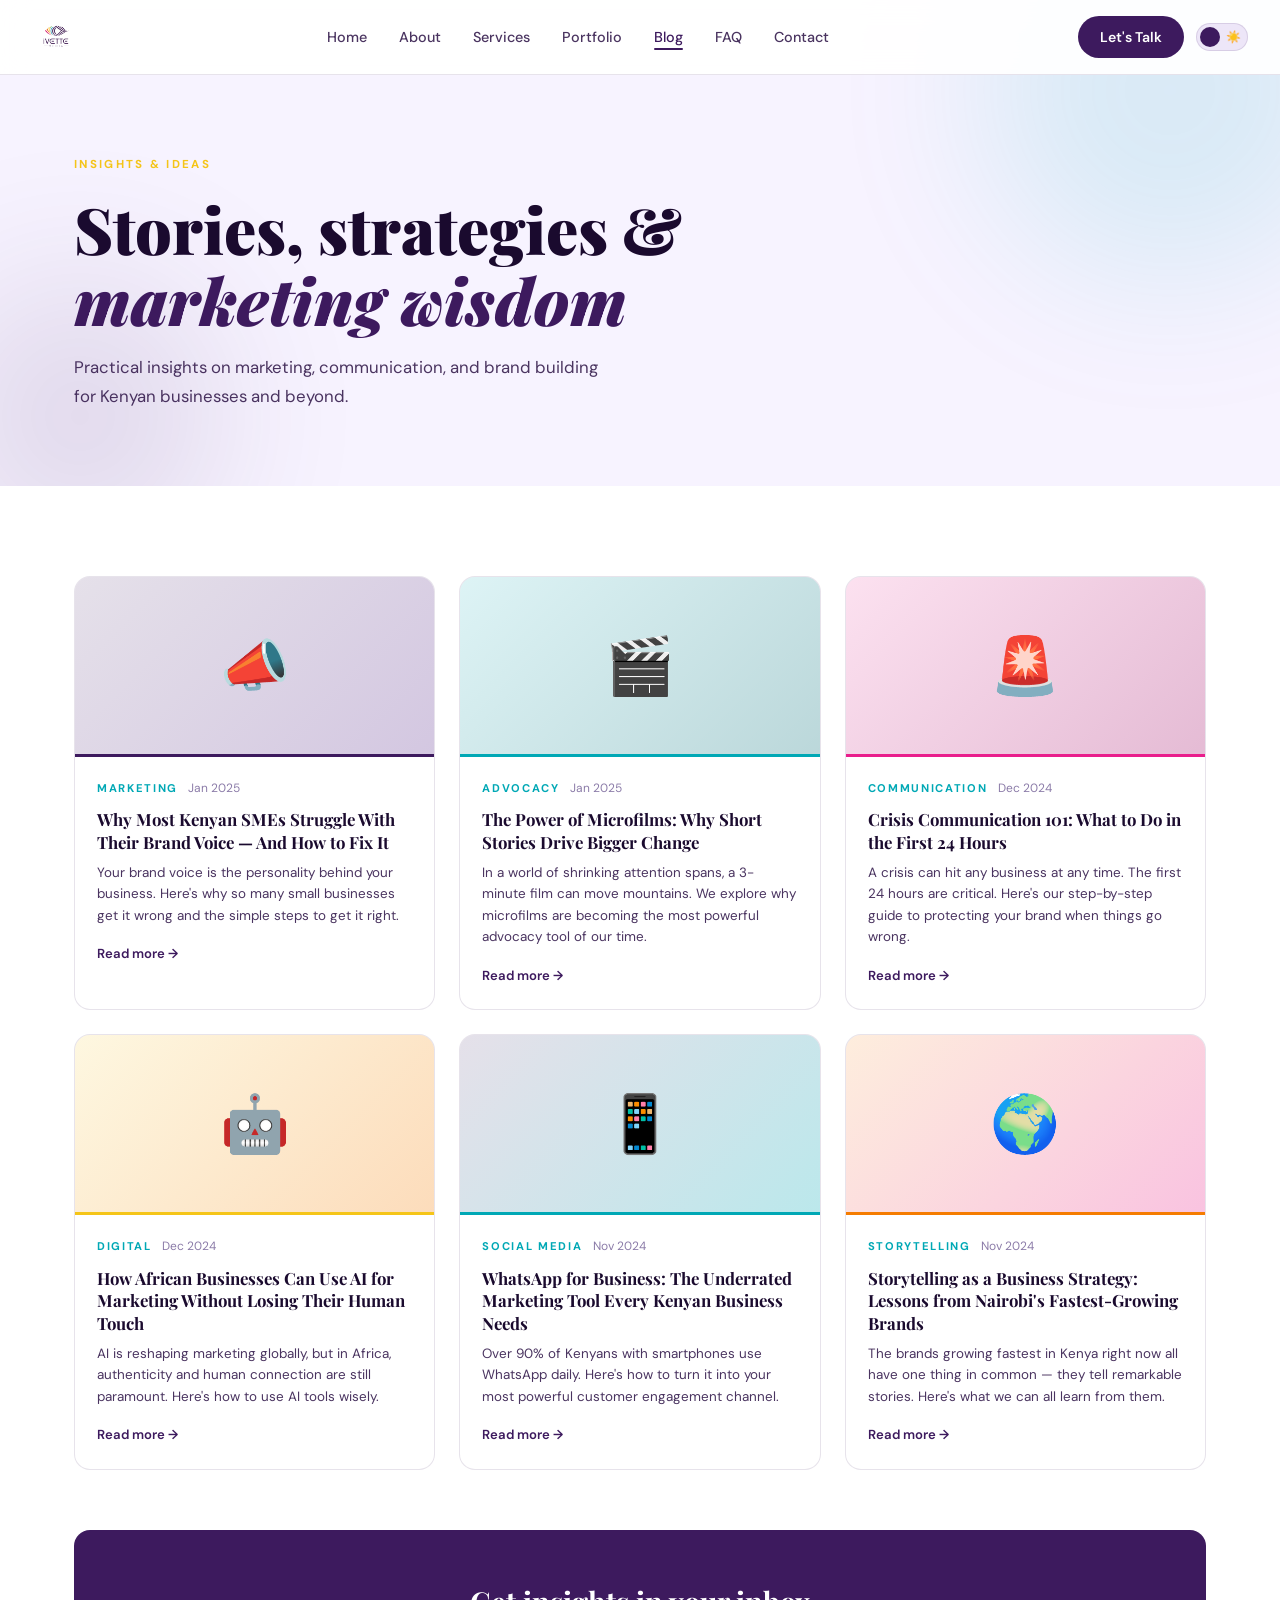
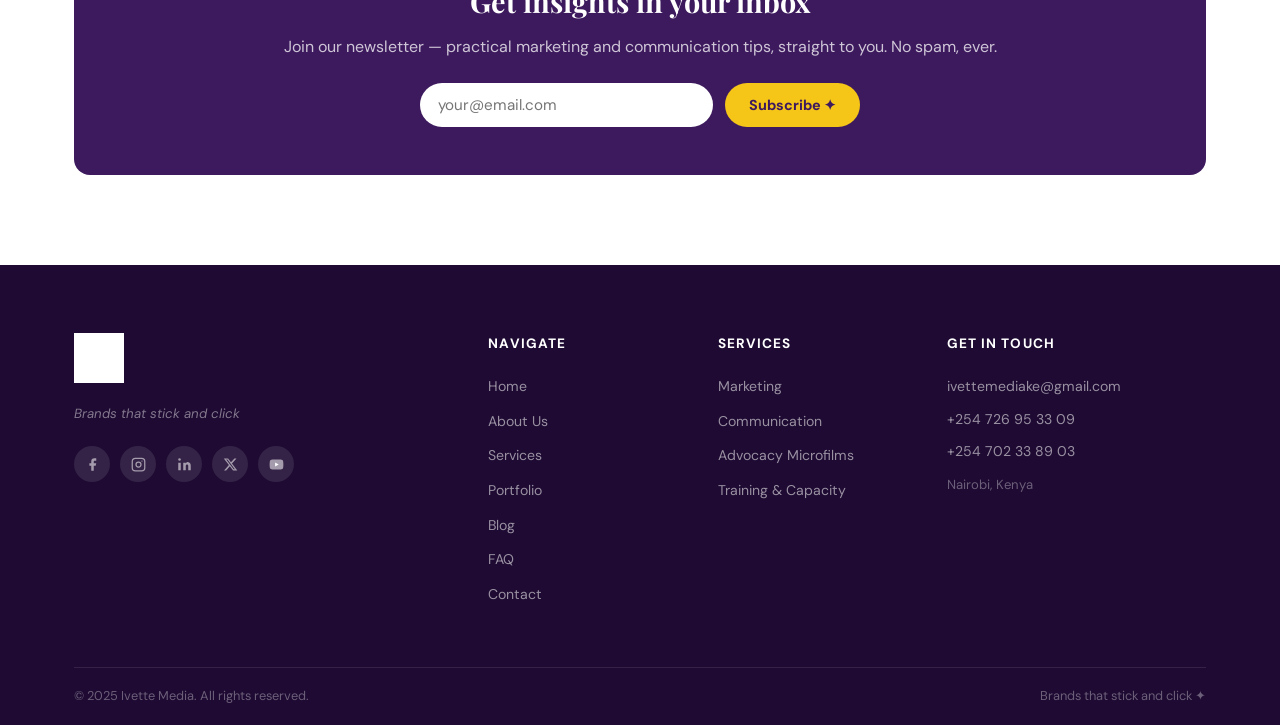
<file: blog.html>
<!DOCTYPE html>
<html lang="en">
<head>
<meta charset="UTF-8">
<meta name="viewport" content="width=device-width, initial-scale=1.0">
<meta name="description" content="Ivette Media — Blog. Nairobi-based PR, Communication and Marketing Agency.">
<meta property="og:title" content="Blog | Ivette Media">
<meta property="og:image" content="logo.jpg">
<meta name="theme-color" content="#3d1a5e">
<link rel="manifest" href="manifest.json">
<title>Blog | Ivette Media</title>
<link rel="preconnect" href="https://fonts.googleapis.com">
<link href="https://fonts.googleapis.com/css2?family=Playfair+Display:wght@400;700;900&family=DM+Sans:wght@300;400;500;600&display=swap" rel="stylesheet">
<style>
*,*::before,*::after{box-sizing:border-box;margin:0;padding:0}
html{scroll-behavior:smooth}
body{font-family:'DM Sans',sans-serif;background:var(--bg);color:var(--txt);transition:background .3s,color .3s;overflow-x:hidden;line-height:1.6}

/* ── LIGHT MODE ── */
:root{
  --bg:#fff;
  --bg2:#f7f3ff;
  --bg3:#ede6f8;
  --card:#fff;
  --card2:#f0eaf9;
  --txt:#1a0a2e;
  --txt2:#4a3460;
  --txt3:#8b7ba8;
  --border:rgba(61,26,94,.12);
  --navbg:rgba(255,255,255,.93);
  --purple:#3d1a5e;
  --purpleL:#5b2d8e;
  --purpleD:#1e0a32;
  --teal:#00a8b5;
  --gold:#f5c518;
  --pink:#e91e8c;
  --orange:#f57c00;
  --shadow:0 4px 28px rgba(61,26,94,.13);
  --shadowL:0 16px 56px rgba(61,26,94,.18);
  --r:16px;
  --r2:8px;
  --t:.3s cubic-bezier(.4,0,.2,1);
}
/* ── DARK MODE ── */
[data-theme=dark]{
  --bg:#0c0718;
  --bg2:#150e26;
  --bg3:#1c1334;
  --card:#1a1130;
  --card2:#211840;
  --txt:#ede6f8;
  --txt2:#c4aadf;
  --txt3:#7a6a98;
  --border:rgba(196,170,223,.12);
  --navbg:rgba(12,7,24,.94);
  --shadow:0 4px 28px rgba(0,0,0,.45);
  --shadowL:0 16px 56px rgba(0,0,0,.55);
}

/* ── NAV ── */
.nav{position:fixed;top:0;left:0;right:0;z-index:999;display:flex;align-items:center;gap:12px;padding:14px 32px;background:var(--navbg);backdrop-filter:blur(14px);border-bottom:1px solid var(--border);transition:box-shadow var(--t),background var(--t)}
.nav.scrolled{box-shadow:var(--shadow)}
.nav-logo img{height:46px;width:auto;display:block;transition:opacity var(--t)}
[data-theme=dark] .nav-logo img{filter:drop-shadow(0 0 6px rgba(180,120,255,.4))}
.nav-links{display:flex;list-style:none;gap:32px;margin:0 auto}
.nav-links a{font-size:.9rem;font-weight:500;color:var(--txt2);text-decoration:none;position:relative;transition:color var(--t)}
.nav-links a::after{content:'';position:absolute;bottom:-4px;left:0;width:0;height:2px;background:var(--purple);border-radius:2px;transition:width var(--t)}
.nav-links a:hover,.nav-links a.active{color:var(--purple)}
[data-theme=dark] .nav-links a:hover,[data-theme=dark] .nav-links a.active{color:var(--teal)}
.nav-links a:hover::after,.nav-links a.active::after{width:100%}
[data-theme=dark] .nav-links a::after{background:var(--teal)}
.nav-cta{background:var(--purple);color:#fff;padding:10px 22px;border-radius:50px;font-size:.88rem;font-weight:600;text-decoration:none;transition:var(--t);white-space:nowrap}
.nav-cta:hover{background:var(--purpleL);transform:translateY(-2px);box-shadow:0 8px 20px rgba(61,26,94,.3)}

/* dark mode toggle */
.dm-toggle{cursor:pointer;background:var(--bg3);border:1.5px solid var(--border);border-radius:50px;width:52px;height:28px;position:relative;flex-shrink:0;transition:background var(--t);display:flex;align-items:center;padding:3px}
.dm-toggle::before{content:'';position:absolute;left:3px;width:20px;height:20px;border-radius:50%;background:var(--purple);transition:transform var(--t),background var(--t)}
.dm-toggle .dm-icon{position:absolute;font-size:12px;transition:opacity .2s}
.dm-icon.sun{right:6px;opacity:1}
.dm-icon.moon{left:6px;opacity:0}
[data-theme=dark] .dm-toggle::before{transform:translateX(24px);background:var(--teal)}
[data-theme=dark] .dm-icon.sun{opacity:0}
[data-theme=dark] .dm-icon.moon{opacity:1}

/* hamburger */
.hamburger{display:none;flex-direction:column;gap:5px;background:none;border:none;cursor:pointer;padding:4px;flex-shrink:0}
.hamburger span{display:block;width:24px;height:2px;background:var(--purple);border-radius:2px;transition:var(--t)}
[data-theme=dark] .hamburger span{background:var(--teal)}

/* mobile menu */
.mobile-nav{display:none;position:fixed;top:74px;left:0;right:0;background:var(--card);border-bottom:2px solid var(--purple);z-index:998;padding:8px 0}
.mobile-nav.open{display:block}
.mobile-nav a{display:block;padding:14px 32px;font-weight:500;color:var(--txt2);text-decoration:none;transition:color var(--t),background var(--t)}
.mobile-nav a:hover{color:var(--purple);background:var(--bg3)}
[data-theme=dark] .mobile-nav a:hover{color:var(--teal)}

/* ── BUTTONS ── */
.btn{display:inline-block;padding:13px 30px;border-radius:50px;font-weight:600;font-size:.95rem;text-decoration:none;transition:var(--t);letter-spacing:.02em}
.btn-purple{background:var(--purple);color:#fff}
.btn-purple:hover{background:var(--purpleL);transform:translateY(-3px);box-shadow:0 12px 30px rgba(61,26,94,.3)}
.btn-outline{border:2px solid var(--purple);color:var(--purple)}
.btn-outline:hover{background:var(--purple);color:#fff;transform:translateY(-3px)}
[data-theme=dark] .btn-outline{border-color:var(--teal);color:var(--teal)}
[data-theme=dark] .btn-outline:hover{background:var(--teal);color:#fff}
.btn-white{background:#fff;color:var(--purple)}
.btn-white:hover{transform:translateY(-3px);box-shadow:0 12px 28px rgba(0,0,0,.2)}

/* ── LABELS ── */
.label{display:inline-block;font-size:.72rem;font-weight:700;letter-spacing:.2em;text-transform:uppercase;color:var(--teal);margin-bottom:10px}
.sec-hd{text-align:center;margin-bottom:56px}
.sec-hd h2{font-family:'Playfair Display',serif;font-size:clamp(2rem,4vw,3rem);font-weight:700;color:var(--txt);line-height:1.2}
.sec-hd h2 em{color:var(--purple);font-style:italic}
[data-theme=dark] .sec-hd h2 em{color:var(--teal)}
.sec-hd p{color:var(--txt2);max-width:520px;margin:14px auto 0;font-size:1rem}

/* ── LAYOUT ── */
.container{max-width:1180px;margin:0 auto;padding:0 24px}
section{padding:90px 0}

/* ── HERO ── */
.hero{min-height:100vh;display:flex;align-items:center;background:var(--bg);padding:140px 5% 80px;gap:60px;position:relative;overflow:hidden}
.hero-blob{position:absolute;border-radius:50%;filter:blur(90px);opacity:.13;pointer-events:none}
.hb1{width:500px;height:500px;background:var(--purple);top:-120px;right:-80px;animation:flt 9s ease-in-out infinite}
.hb2{width:380px;height:380px;background:var(--teal);bottom:-80px;left:-80px;animation:flt 7s 2s ease-in-out infinite}
[data-theme=dark] .hero-blob{opacity:.22}
@keyframes flt{0%,100%{transform:translateY(0)}50%{transform:translateY(-28px)}}
.hero-text{flex:1;max-width:600px;animation:fadeUp .7s ease both}
@keyframes fadeUp{from{opacity:0;transform:translateY(36px)}to{opacity:1;transform:translateY(0)}}
.hero-eyebrow{font-size:.8rem;font-weight:700;letter-spacing:.2em;text-transform:uppercase;color:var(--teal);margin-bottom:16px}
.hero h1{font-family:'Playfair Display',serif;font-size:clamp(3rem,6vw,5.5rem);font-weight:900;line-height:1.05;color:var(--txt);margin-bottom:22px}
.hero h1 em{color:var(--purple);font-style:italic}
[data-theme=dark] .hero h1 em{color:var(--teal)}
.hero-sub{color:var(--txt2);font-size:1.08rem;max-width:480px;margin-bottom:36px;line-height:1.72}
.hero-btns{display:flex;gap:14px;flex-wrap:wrap}
.hero-visual{flex:1;display:flex;justify-content:center;align-items:center;animation:fadeUp .7s .2s ease both}
.eye-wrap{position:relative;width:320px;height:190px}
.eye-shape{width:100%;height:100%;background:var(--purple);border-radius:50% 50% 50% 50%/30% 30% 70% 70%;display:flex;align-items:center;justify-content:center;box-shadow:var(--shadowL);overflow:hidden;position:relative}
.eye-stripes{display:flex;gap:3px;align-items:flex-end;height:110px}
.es{width:20px;border-radius:3px}
.es1{height:38%;background:var(--pink)}
.es2{height:58%;background:var(--orange)}
.es3{height:78%;background:var(--gold)}
.es4{height:62%;background:var(--teal)}
.es5{height:95%;background:rgba(255,255,255,.75)}
.pill{position:absolute;background:var(--card);color:var(--purple);font-size:.75rem;font-weight:700;padding:7px 16px;border-radius:50px;box-shadow:var(--shadow);white-space:nowrap;animation:flt 6s ease-in-out infinite}
.pill1{top:10px;right:-20px}
.pill2{bottom:18px;right:-10px;animation-delay:2s}
.pill3{top:50%;left:-20px;transform:translateY(-50%);animation-delay:4s}
[data-theme=dark] .pill{color:var(--purple);background:#ede6f8}

/* ── TICKER ── */
.ticker{background:var(--purple);overflow:hidden;padding:13px 0}
.ticker-track{display:flex;gap:36px;width:max-content;animation:tick 32s linear infinite}
.ticker-track span{color:rgba(255,255,255,.82);font-size:.8rem;font-weight:500;letter-spacing:.08em;text-transform:uppercase;white-space:nowrap}
.ticker-dot{color:var(--gold)!important;font-size:.6rem}
@keyframes tick{from{transform:translateX(0)}to{transform:translateX(-50%)}}

/* ── INTRO ── */
.intro{background:var(--bg)}
.intro-grid{display:grid;grid-template-columns:1fr 1fr;gap:60px;align-items:start;margin-bottom:64px}
.intro-grid h2{font-family:'Playfair Display',serif;font-size:clamp(1.9rem,3.5vw,2.7rem);font-weight:700;color:var(--txt);line-height:1.2;margin-top:10px}
.intro-grid h2 em{color:var(--purple);font-style:italic}
[data-theme=dark] .intro-grid h2 em{color:var(--teal)}
.intro-grid p{color:var(--txt2);line-height:1.75;margin-bottom:14px}
.link-arr{color:var(--purple);font-weight:600;font-size:.95rem;text-decoration:none;transition:letter-spacing var(--t)}
.link-arr:hover{letter-spacing:.04em}
[data-theme=dark] .link-arr{color:var(--teal)}
.stats{display:grid;grid-template-columns:repeat(4,1fr);gap:20px}
.stat{background:var(--bg3);border:1px solid var(--border);border-radius:var(--r);padding:30px 20px;text-align:center;transition:transform var(--t),box-shadow var(--t)}
.stat:hover{transform:translateY(-6px);box-shadow:var(--shadow)}
.stat-n{display:block;font-family:'Playfair Display',serif;font-size:2.8rem;font-weight:900;color:var(--purple);line-height:1;margin-bottom:6px}
[data-theme=dark] .stat-n{color:var(--teal)}
.stat-l{font-size:.78rem;color:var(--txt3);font-weight:500;text-transform:uppercase;letter-spacing:.1em}

/* ── SERVICE CARDS ── */
.svc-grid{display:grid;grid-template-columns:repeat(3,1fr);gap:22px}
.svc-card{background:var(--card);border:1px solid var(--border);border-radius:var(--r);padding:36px 28px;text-decoration:none;display:block;position:relative;overflow:hidden;transition:transform var(--t),box-shadow var(--t)}
.svc-card::before{content:'';position:absolute;top:0;left:0;right:0;height:4px}
.svc-c1::before{background:var(--purple)}
.svc-c2::before{background:var(--teal)}
.svc-c3::before{background:var(--pink)}
.svc-card:hover{transform:translateY(-8px);box-shadow:var(--shadowL)}
.svc-icon{font-size:2.4rem;margin-bottom:18px}
.svc-card h3{font-family:'Playfair Display',serif;font-size:1.35rem;font-weight:700;color:var(--txt);margin-bottom:10px}
.svc-card p{color:var(--txt2);font-size:.93rem;line-height:1.65;margin-bottom:20px}
.svc-arr{color:var(--purple);font-size:1.1rem;font-weight:700;display:inline-block;transition:transform var(--t)}
[data-theme=dark] .svc-arr{color:var(--teal)}
.svc-card:hover .svc-arr{transform:translateX(8px)}

/* ── CLIENT TILES ── */
.client-grid{display:grid;grid-template-columns:repeat(3,1fr);gap:18px}
.ctile{border:1px solid var(--border);border-radius:var(--r);padding:28px 24px;transition:transform var(--t),box-shadow var(--t)}
.ctile:hover{transform:translateY(-6px);box-shadow:var(--shadow)}
.ct1{background:rgba(61,26,94,.05)} .ct2{background:rgba(0,168,181,.06)} .ct3{background:rgba(245,197,24,.06)}
.ct4{background:rgba(233,30,140,.05)} .ct5{background:rgba(76,175,80,.06)} .ct6{background:rgba(245,124,0,.05)}
[data-theme=dark] .ct1{background:rgba(61,26,94,.35)} [data-theme=dark] .ct2{background:rgba(0,168,181,.18)}
[data-theme=dark] .ct3{background:rgba(245,197,24,.15)} [data-theme=dark] .ct4{background:rgba(233,30,140,.15)}
[data-theme=dark] .ct5{background:rgba(76,175,80,.15)} [data-theme=dark] .ct6{background:rgba(245,124,0,.15)}
.ctile-icon{font-size:1.9rem;margin-bottom:12px}
.ctile h4{font-weight:700;color:var(--txt);margin-bottom:6px;font-size:.97rem}
.ctile p{color:var(--txt3);font-size:.85rem;line-height:1.5}

/* ── CTA BANNER ── */
.cta-banner{background:var(--purple);padding:76px 0;text-align:center;position:relative;overflow:hidden}
.cta-banner::before{content:'';position:absolute;top:-100px;right:-100px;width:380px;height:380px;background:var(--purpleL);border-radius:50%;opacity:.35}
.cta-banner h2{font-family:'Playfair Display',serif;font-size:clamp(1.8rem,3.5vw,2.8rem);color:#fff;font-weight:700;margin-bottom:10px;position:relative}
.cta-banner p{color:rgba(255,255,255,.75);font-size:1.05rem;margin-bottom:30px;position:relative}

/* ── FOOTER ── */
.footer{background:var(--purpleD);color:rgba(255,255,255,.75);padding:68px 0 0}
.footer-grid{display:grid;grid-template-columns:2fr 1fr 1fr 1.4fr;gap:44px;margin-bottom:52px}
.footer-logo img{height:50px;width:auto;margin-bottom:12px;filter:brightness(0) invert(1)}
.footer-tag{color:rgba(255,255,255,.45);font-size:.83rem;font-style:italic;margin-bottom:22px}
.socials{display:flex;gap:10px;flex-wrap:wrap}
.s-icon{width:36px;height:36px;border-radius:50%;background:rgba(255,255,255,.1);display:flex;align-items:center;justify-content:center;color:rgba(255,255,255,.65);text-decoration:none;transition:var(--t)}
.s-icon svg{width:15px;height:15px}
.s-icon:hover{background:var(--teal);color:#fff;transform:translateY(-3px)}
.footer h5{color:#fff;font-weight:700;font-size:.85rem;letter-spacing:.08em;text-transform:uppercase;margin-bottom:18px}
.footer ul{list-style:none}
.footer ul li{margin-bottom:9px}
.footer a{color:rgba(255,255,255,.55);text-decoration:none;font-size:.88rem;transition:color var(--t)}
.footer a:hover{color:var(--teal)}
.footer-contact p{margin-bottom:7px}
.footer-bottom{border-top:1px solid rgba(255,255,255,.1);padding:18px 0;display:flex;justify-content:space-between;font-size:.8rem;color:rgba(255,255,255,.35);flex-wrap:wrap;gap:8px}

/* ── PAGE HERO ── */
.page-hero{background:var(--bg2);padding:150px 0 76px;position:relative;overflow:hidden}
.page-hero .blob{position:absolute;border-radius:50%;filter:blur(80px);opacity:.12;pointer-events:none}
[data-theme=dark] .page-hero .blob{opacity:.25}
.page-hero h1{font-family:'Playfair Display',serif;font-size:clamp(2.4rem,5vw,4.2rem);font-weight:900;color:var(--txt);line-height:1.1;margin:10px 0 18px;max-width:680px}
.page-hero h1 em{color:var(--purple);font-style:italic}
[data-theme=dark] .page-hero h1 em{color:var(--teal)}
.page-hero p{color:var(--txt2);font-size:1.05rem;max-width:540px;line-height:1.7}

/* ── ABOUT ── */
.mission-grid{display:grid;grid-template-columns:repeat(3,1fr);gap:22px}
.mc{border-radius:var(--r);padding:36px 28px}
.mc-p{background:var(--purple);color:#fff}
.mc-t{background:var(--teal);color:#fff}
.mc-l{background:var(--bg3);color:var(--txt)}
.mc-label{display:block;font-size:.7rem;font-weight:700;letter-spacing:.18em;text-transform:uppercase;margin-bottom:14px;opacity:.7}
.mc p{font-size:.93rem;line-height:1.7}
.founder-grid{display:grid;grid-template-columns:300px 1fr;gap:72px;align-items:center}
.founder-visual{position:relative}
.founder-avatar{width:280px;height:320px;background:linear-gradient(135deg,var(--purple),var(--purpleL));border-radius:40% 60% 60% 40%/50% 50% 60% 40%;display:flex;align-items:center;justify-content:center;box-shadow:var(--shadowL)}
.founder-initials{font-family:'Playfair Display',serif;font-size:5rem;font-weight:900;color:rgba(255,255,255,.25)}
.founder-badge{position:absolute;top:-14px;right:-24px;background:var(--purple);color:#fff;border-radius:12px;padding:12px 16px;text-align:center;line-height:1.2;box-shadow:var(--shadow)}
.founder-badge strong{display:block;font-size:.88rem}
.founder-badge span{font-size:.75rem;opacity:.75}
.founder-accent{position:absolute;width:70px;height:70px;background:var(--gold);border-radius:50%;bottom:-18px;left:-18px;opacity:.8}
.founder-bio h2{font-family:'Playfair Display',serif;font-size:2.4rem;font-weight:900;color:var(--txt);margin:8px 0 4px}
.founder-role{color:var(--teal);font-weight:600;margin-bottom:22px}
.founder-bio p{color:var(--txt2);line-height:1.75;margin-bottom:14px}
.tags{display:flex;flex-wrap:wrap;gap:9px;margin-top:20px}
.tag{background:var(--bg3);color:var(--purple);padding:5px 14px;border-radius:50px;font-size:.8rem;font-weight:600;border:1px solid var(--border)}
[data-theme=dark] .tag{color:var(--teal)}
.values-grid{display:grid;grid-template-columns:repeat(3,1fr);gap:20px;margin-bottom:44px}
.vcard{background:var(--bg3);border:1px solid var(--border);border-radius:var(--r);padding:32px 26px;position:relative;overflow:hidden;transition:transform var(--t),box-shadow var(--t)}
.vcard:hover{transform:translateY(-6px);box-shadow:var(--shadow)}
.vnum{font-family:'Playfair Display',serif;font-size:3rem;font-weight:900;color:var(--purple);opacity:.1;position:absolute;top:10px;right:18px;line-height:1}
.vcard h4{font-weight:700;color:var(--txt);margin-bottom:8px}
.vcard p{color:var(--txt2);font-size:.88rem;line-height:1.6}
.quote-block{font-family:'Playfair Display',serif;font-size:1.28rem;font-style:italic;color:var(--purple);text-align:center;max-width:680px;margin:0 auto;padding:36px 40px;background:var(--bg3);border-radius:var(--r);border-left:4px solid var(--purple);line-height:1.65}
[data-theme=dark] .quote-block{color:var(--teal);border-left-color:var(--teal)}

/* ── SERVICES PAGE ── */
.svc-tabs{display:flex;gap:10px;flex-wrap:wrap;justify-content:center;background:var(--bg3);padding:14px 24px;position:sticky;top:74px;z-index:100;border-bottom:1px solid var(--border)}
.stab{padding:9px 20px;border-radius:50px;font-size:.86rem;font-weight:600;color:var(--txt2);background:var(--card);border:1px solid var(--border);text-decoration:none;transition:var(--t)}
.stab:hover,.stab.active{background:var(--purple);color:#fff;border-color:var(--purple)}
[data-theme=dark] .stab:hover,[data-theme=dark] .stab.active{background:var(--teal);border-color:var(--teal)}
.svc-detail{padding:76px 0}
.svc-detail.alt{background:var(--bg2)}
.svc-detail.dark-sec{background:var(--purpleD)}
.svc-detail.dark-sec h2,.svc-detail.dark-sec .label{color:#fff}
.svc-detail.dark-sec .sd-desc{color:rgba(255,255,255,.7)}
.sd-head{display:flex;gap:28px;align-items:flex-start;margin-bottom:44px}
.sd-icon{font-size:3.2rem;flex-shrink:0;margin-top:6px}
.sd-head h2{font-family:'Playfair Display',serif;font-size:clamp(1.8rem,3vw,2.4rem);font-weight:700;color:var(--txt);margin:6px 0 10px}
.sd-desc{color:var(--txt2);font-size:.97rem;line-height:1.7;max-width:560px}
.sd-items{display:grid;grid-template-columns:repeat(2,1fr);gap:18px}
.sd-item{display:flex;gap:14px;align-items:flex-start;background:var(--card);border:1px solid var(--border);border-radius:var(--r2);padding:18px;transition:box-shadow var(--t)}
.svc-detail.alt .sd-item{background:var(--card)}
.sd-item:hover{box-shadow:var(--shadow)}
.sd-dot{width:10px;height:10px;border-radius:50%;background:var(--purple);flex-shrink:0;margin-top:5px}
.sd-dot.teal{background:var(--teal)}
.sd-item strong{display:block;font-weight:600;color:var(--txt);margin-bottom:3px;font-size:.93rem}
.sd-item p{color:var(--txt3);font-size:.83rem;line-height:1.5}
.mf-cards{display:grid;grid-template-columns:repeat(4,1fr);gap:18px}
.mf-card{background:rgba(255,255,255,.08);border:1px solid rgba(255,255,255,.12);border-radius:var(--r);padding:26px 20px;text-align:center;transition:var(--t)}
.mf-card:hover{background:rgba(255,255,255,.15);transform:translateY(-6px)}
.mf-card span{font-size:1.9rem;display:block;margin-bottom:12px}
.mf-card h4{color:#fff;font-weight:700;margin-bottom:7px;font-size:.92rem}
.mf-card p{color:rgba(255,255,255,.58);font-size:.8rem;line-height:1.5}
.tr-grid{display:grid;grid-template-columns:repeat(3,1fr);gap:14px}
.tr-item{display:flex;align-items:center;gap:12px;background:var(--card);border:1px solid var(--border);border-radius:var(--r2);padding:16px 18px;font-weight:500;font-size:.88rem;color:var(--txt);transition:var(--t)}
.tr-item:hover{border-color:var(--teal);transform:translateX(6px);box-shadow:var(--shadow)}
.tr-item span{font-size:1.3rem;flex-shrink:0}
.why-grid{display:grid;grid-template-columns:repeat(4,1fr);gap:18px}
.why-item{text-align:center;padding:26px 14px;border-radius:var(--r);background:var(--bg3);transition:var(--t)}
.why-item:hover{background:var(--purple);color:#fff}
.why-item:hover h4{color:#fff}
.why-icon{font-size:1.9rem;margin-bottom:11px;transition:transform var(--t)}
.why-item:hover .why-icon{transform:scale(1.2)}
.why-item h4{font-size:.87rem;font-weight:600;color:var(--txt);transition:color var(--t)}
[data-theme=dark] .why-item:hover{background:var(--teal)}

/* ── CONTACT ── */
.contact-grid{display:grid;grid-template-columns:1fr 400px;gap:56px;align-items:start}
.contact-grid h3{font-family:'Playfair Display',serif;font-size:1.55rem;font-weight:700;color:var(--txt);margin-bottom:26px}
.form{display:flex;flex-direction:column;gap:18px}
.form-row{display:grid;grid-template-columns:1fr 1fr;gap:18px}
.form-group{display:flex;flex-direction:column;gap:7px}
.form-group label{font-size:.83rem;font-weight:600;color:var(--txt)}
.form-group input,.form-group select,.form-group textarea{padding:11px 15px;border-radius:var(--r2);border:1.5px solid var(--border);font-family:'DM Sans',sans-serif;font-size:.93rem;color:var(--txt);background:var(--card);outline:none;transition:border-color var(--t),box-shadow var(--t)}
.form-group input:focus,.form-group select:focus,.form-group textarea:focus{border-color:var(--purple);box-shadow:0 0 0 3px rgba(61,26,94,.08)}
[data-theme=dark] .form-group input:focus,[data-theme=dark] .form-group select:focus,[data-theme=dark] .form-group textarea:focus{border-color:var(--teal);box-shadow:0 0 0 3px rgba(0,168,181,.12)}
.form-group textarea{resize:vertical;min-height:120px}
.form-submit{background:var(--purple);color:#fff;border:none;border-radius:50px;padding:13px 30px;font-family:'DM Sans',sans-serif;font-size:.95rem;font-weight:600;cursor:pointer;transition:var(--t)}
.form-submit:hover{background:var(--purpleL);transform:translateY(-2px);box-shadow:var(--shadow)}
.form-success{display:none;background:rgba(0,168,181,.12);border:1px solid var(--teal);border-radius:var(--r2);padding:14px;color:var(--teal);font-weight:600;text-align:center;margin-top:4px}
.form-success.show{display:block}
.ci-cards{display:flex;flex-direction:column;gap:14px;margin-bottom:28px}
.ci-card{display:flex;align-items:flex-start;gap:14px;padding:18px;border-radius:var(--r2);background:var(--bg3);border:1px solid var(--border)}
.ci-icon{font-size:1.3rem;flex-shrink:0}
.ci-label{display:block;font-size:.7rem;font-weight:700;letter-spacing:.14em;text-transform:uppercase;color:var(--txt3);margin-bottom:3px}
.ci-val{display:block;color:var(--txt);font-weight:500;font-size:.88rem;text-decoration:none;transition:color var(--t)}
.ci-val:hover{color:var(--purple)}
[data-theme=dark] .ci-val:hover{color:var(--teal)}
.contact-socials h4{font-weight:700;color:var(--txt);margin-bottom:14px;font-size:.93rem}
.s-icons-lg{display:flex;flex-wrap:wrap;gap:9px;margin-bottom:24px}
.s-icon-lg{display:flex;align-items:center;gap:7px;background:var(--bg3);border:1px solid var(--border);border-radius:50px;padding:7px 15px 7px 11px;color:var(--txt);font-size:.8rem;font-weight:600;text-decoration:none;transition:var(--t)}
.s-icon-lg svg{width:15px;height:15px}
.s-icon-lg:hover{background:var(--purple);color:#fff;border-color:var(--purple)}
[data-theme=dark] .s-icon-lg:hover{background:var(--teal);border-color:var(--teal)}
.wa-btn{display:flex;align-items:center;justify-content:center;gap:9px;background:#25D366;color:#fff;border-radius:50px;padding:13px 24px;font-weight:700;font-size:.93rem;text-decoration:none;transition:var(--t);width:100%}
.wa-btn:hover{background:#128C7E;transform:translateY(-3px);box-shadow:0 10px 24px rgba(37,211,102,.3)}

/* ── RESPONSIVE ── */
@media(max-width:1024px){
  .hero{flex-direction:column;text-align:center;padding:140px 5% 60px}
  .hero-visual{width:100%}
  .intro-grid{grid-template-columns:1fr;gap:30px}
  .stats{grid-template-columns:repeat(2,1fr)}
  .svc-grid{grid-template-columns:repeat(2,1fr)}
  .client-grid{grid-template-columns:repeat(2,1fr)}
  .footer-grid{grid-template-columns:1fr 1fr;gap:30px}
  .mission-grid{grid-template-columns:1fr}
  .founder-grid{grid-template-columns:1fr;gap:40px}
  .founder-avatar{width:220px;height:260px;margin:0 auto}
  .values-grid{grid-template-columns:repeat(2,1fr)}
  .sd-items{grid-template-columns:1fr}
  .mf-cards{grid-template-columns:repeat(2,1fr)}
  .tr-grid{grid-template-columns:repeat(2,1fr)}
  .why-grid{grid-template-columns:repeat(2,1fr)}
  .contact-grid{grid-template-columns:1fr}
}
@media(max-width:768px){
  .nav-links,.nav-cta{display:none}
  .hamburger{display:flex}
  .svc-grid{grid-template-columns:1fr}
  .client-grid{grid-template-columns:1fr}
  .footer-grid{grid-template-columns:1fr}
  .values-grid{grid-template-columns:1fr}
  .mf-cards{grid-template-columns:1fr}
  .why-grid{grid-template-columns:repeat(2,1fr)}
  .form-row{grid-template-columns:1fr}
  .tr-grid{grid-template-columns:1fr}
  .footer-bottom{flex-direction:column;text-align:center}
}
</style>
<style>
/* ── PORTFOLIO ── */
.portfolio-filter{display:flex;gap:10px;flex-wrap:wrap;justify-content:center;margin-bottom:48px}
.pf-btn{padding:9px 22px;border-radius:50px;font-size:.85rem;font-weight:600;border:1.5px solid var(--border);background:var(--card);color:var(--txt2);cursor:pointer;transition:var(--t);font-family:'DM Sans',sans-serif}
.pf-btn:hover,.pf-btn.active{background:var(--purple);color:#fff;border-color:var(--purple)}
[data-theme=dark] .pf-btn:hover,[data-theme=dark] .pf-btn.active{background:var(--teal);border-color:var(--teal)}
.portfolio-grid{display:grid;grid-template-columns:repeat(3,1fr);gap:24px}
.pcard{border-radius:var(--r);overflow:hidden;background:var(--card);border:1px solid var(--border);transition:transform var(--t),box-shadow var(--t);cursor:pointer}
.pcard:hover{transform:translateY(-8px);box-shadow:var(--shadowL)}
.pcard-visual{height:200px;display:flex;align-items:center;justify-content:center;font-size:4rem;position:relative;overflow:hidden}
.pv1{background:linear-gradient(135deg,#3d1a5e,#5b2d8e)}
.pv2{background:linear-gradient(135deg,#00a8b5,#006b75)}
.pv3{background:linear-gradient(135deg,#e91e8c,#9c0060)}
.pv4{background:linear-gradient(135deg,#f57c00,#bf5400)}
.pv5{background:linear-gradient(135deg,#3d1a5e,#00a8b5)}
.pv6{background:linear-gradient(135deg,#f5c518,#e91e8c)}
.pcard-body{padding:22px}
.pcard-tag{font-size:.72rem;font-weight:700;letter-spacing:.15em;text-transform:uppercase;color:var(--teal);margin-bottom:8px;display:block}
.pcard-body h3{font-family:'Playfair Display',serif;font-size:1.1rem;font-weight:700;color:var(--txt);margin-bottom:8px;line-height:1.3}
.pcard-body p{color:var(--txt2);font-size:.85rem;line-height:1.55;margin-bottom:14px}
.pcard-result{display:inline-flex;align-items:center;gap:6px;background:var(--bg3);border-radius:50px;padding:5px 13px;font-size:.78rem;font-weight:600;color:var(--purple)}
[data-theme=dark] .pcard-result{color:var(--teal)}
.pcard[data-cat].hidden{display:none}

/* ── TESTIMONIALS ── */
.testi-grid{display:grid;grid-template-columns:repeat(3,1fr);gap:22px}
.tcard{background:var(--card);border:1px solid var(--border);border-radius:var(--r);padding:30px 26px;position:relative;transition:transform var(--t),box-shadow var(--t)}
.tcard:hover{transform:translateY(-6px);box-shadow:var(--shadow)}
.tcard-quote{font-size:3rem;color:var(--purple);line-height:1;margin-bottom:12px;opacity:.3;font-family:'Playfair Display',serif}
[data-theme=dark] .tcard-quote{color:var(--teal)}
.tcard p{color:var(--txt2);font-size:.92rem;line-height:1.7;margin-bottom:20px;font-style:italic}
.tcard-author{display:flex;align-items:center;gap:12px}
.tcard-avatar{width:42px;height:42px;border-radius:50%;display:flex;align-items:center;justify-content:center;font-weight:700;font-size:.88rem;color:#fff;flex-shrink:0}
.ta1{background:var(--purple)} .ta2{background:var(--teal)} .ta3{background:var(--pink)}
.ta4{background:var(--orange)} .ta5{background:linear-gradient(135deg,var(--purple),var(--teal))} .ta6{background:var(--pink)}
.tcard-name{font-weight:700;color:var(--txt);font-size:.9rem}
.tcard-role{color:var(--txt3);font-size:.78rem}

/* ── BLOG ── */
.blog-grid{display:grid;grid-template-columns:repeat(3,1fr);gap:24px}
.bcard{background:var(--card);border:1px solid var(--border);border-radius:var(--r);overflow:hidden;transition:transform var(--t),box-shadow var(--t);text-decoration:none;display:block}
.bcard:hover{transform:translateY(-8px);box-shadow:var(--shadowL)}
.bcard-visual{height:180px;display:flex;align-items:center;justify-content:center;font-size:3.5rem;position:relative}
.bv1{background:linear-gradient(135deg,#3d1a5e22,#5b2d8e44);border-bottom:3px solid var(--purple)}
.bv2{background:linear-gradient(135deg,#00a8b522,#006b7544);border-bottom:3px solid var(--teal)}
.bv3{background:linear-gradient(135deg,#e91e8c22,#9c006044);border-bottom:3px solid var(--pink)}
.bv4{background:linear-gradient(135deg,#f5c51822,#f57c0044);border-bottom:3px solid var(--gold)}
.bv5{background:linear-gradient(135deg,#3d1a5e22,#00a8b544);border-bottom:3px solid var(--teal)}
.bv6{background:linear-gradient(135deg,#f57c0022,#e91e8c44);border-bottom:3px solid var(--orange)}
.bcard-body{padding:22px}
.bcard-meta{display:flex;align-items:center;gap:10px;margin-bottom:10px}
.bcard-cat{font-size:.7rem;font-weight:700;letter-spacing:.15em;text-transform:uppercase;color:var(--teal)}
.bcard-date{font-size:.75rem;color:var(--txt3)}
.bcard-body h3{font-family:'Playfair Display',serif;font-size:1.05rem;font-weight:700;color:var(--txt);margin-bottom:8px;line-height:1.35}
.bcard-body p{color:var(--txt2);font-size:.84rem;line-height:1.6;margin-bottom:14px}
.bcard-read{color:var(--purple);font-size:.82rem;font-weight:600;display:inline-flex;align-items:center;gap:4px;transition:gap var(--t)}
[data-theme=dark] .bcard-read{color:var(--teal)}
.bcard:hover .bcard-read{gap:8px}
.newsletter-box{background:var(--purple);border-radius:var(--r);padding:48px;text-align:center;margin-top:60px}
.newsletter-box h3{font-family:'Playfair Display',serif;font-size:1.8rem;color:#fff;margin-bottom:10px}
.newsletter-box p{color:rgba(255,255,255,.75);margin-bottom:24px}
.newsletter-form{display:flex;gap:12px;max-width:440px;margin:0 auto;flex-wrap:wrap;justify-content:center}
.newsletter-form input{flex:1;min-width:220px;padding:12px 18px;border-radius:50px;border:none;font-family:'DM Sans',sans-serif;font-size:.95rem;outline:none}
.newsletter-form button{background:var(--gold);color:var(--purple);border:none;padding:12px 24px;border-radius:50px;font-weight:700;font-size:.9rem;cursor:pointer;transition:var(--t);font-family:'DM Sans',sans-serif;white-space:nowrap}
.newsletter-form button:hover{background:#ffd740;transform:translateY(-2px)}

/* ── FAQ ── */
.faq-grid{display:grid;grid-template-columns:1fr 1fr;gap:16px;max-width:960px;margin:0 auto}
.faq-item{background:var(--card);border:1px solid var(--border);border-radius:var(--r2);overflow:hidden;transition:box-shadow var(--t)}
.faq-item:hover{box-shadow:var(--shadow)}
.faq-q{display:flex;justify-content:space-between;align-items:center;padding:20px 22px;cursor:pointer;gap:12px;user-select:none}
.faq-q h4{font-weight:600;color:var(--txt);font-size:.93rem;line-height:1.4}
.faq-icon{width:24px;height:24px;border-radius:50%;background:var(--bg3);display:flex;align-items:center;justify-content:center;font-size:.9rem;flex-shrink:0;transition:transform var(--t),background var(--t)}
.faq-item.open .faq-icon{transform:rotate(45deg);background:var(--purple);color:#fff}
[data-theme=dark] .faq-item.open .faq-icon{background:var(--teal)}
.faq-a{max-height:0;overflow:hidden;transition:max-height .4s ease,padding .3s ease}
.faq-item.open .faq-a{max-height:300px}
.faq-a p{padding:0 22px 20px;color:var(--txt2);font-size:.88rem;line-height:1.7}
.faq-cats{display:flex;gap:10px;flex-wrap:wrap;justify-content:center;margin-bottom:44px}
.faq-cat-btn{padding:8px 20px;border-radius:50px;font-size:.83rem;font-weight:600;border:1.5px solid var(--border);background:var(--card);color:var(--txt2);cursor:pointer;transition:var(--t);font-family:'DM Sans',sans-serif}
.faq-cat-btn:hover,.faq-cat-btn.active{background:var(--purple);color:#fff;border-color:var(--purple)}
[data-theme=dark] .faq-cat-btn:hover,[data-theme=dark] .faq-cat-btn.active{background:var(--teal);border-color:var(--teal)}

/* ── 404 ── */
.notfound{min-height:100vh;display:flex;align-items:center;justify-content:center;text-align:center;background:var(--bg);padding:40px 24px}
.nf-inner{max-width:540px}
.nf-code{font-family:'Playfair Display',serif;font-size:9rem;font-weight:900;color:var(--purple);line-height:1;opacity:.12;display:block;margin-bottom:-40px}
[data-theme=dark] .nf-code{color:var(--teal)}
.nf-icon{font-size:5rem;display:block;margin-bottom:20px}
.nf-inner h1{font-family:'Playfair Display',serif;font-size:2.4rem;color:var(--txt);margin-bottom:14px}
.nf-inner p{color:var(--txt2);font-size:1.05rem;margin-bottom:32px;line-height:1.7}
.nf-btns{display:flex;gap:14px;justify-content:center;flex-wrap:wrap}

@media(max-width:1024px){
  .portfolio-grid{grid-template-columns:repeat(2,1fr)}
  .testi-grid{grid-template-columns:repeat(2,1fr)}
  .blog-grid{grid-template-columns:repeat(2,1fr)}
  .faq-grid{grid-template-columns:1fr}
}
@media(max-width:768px){
  .portfolio-grid{grid-template-columns:1fr}
  .testi-grid{grid-template-columns:1fr}
  .blog-grid{grid-template-columns:1fr}
  .nf-code{font-size:6rem}
}
</style>
</head>
<body>
<nav class="nav" id="mainNav">
  <a href="index.html" class="nav-logo"><img src="logo.jpg" alt="Ivette Media"></a>
  <ul class="nav-links"><li><a href="index.html" >Home</a></li><li><a href="about.html" >About</a></li><li><a href="services.html" >Services</a></li><li><a href="portfolio.html" >Portfolio</a></li><li><a href="blog.html" class="active">Blog</a></li><li><a href="faq.html" >FAQ</a></li><li><a href="contact.html" >Contact</a></li></ul>
  <a href="contact.html" class="nav-cta">Let's Talk</a>
  <button class="dm-toggle" aria-label="Toggle dark mode"><span class="dm-icon sun">☀️</span><span class="dm-icon moon">🌙</span></button>
  <button class="hamburger" id="ham" aria-label="menu"><span></span><span></span><span></span></button>
</nav>
<div class="mobile-nav" id="mobMenu"><a href="index.html" onclick="closeMob()">Home</a><a href="about.html" onclick="closeMob()">About</a><a href="services.html" onclick="closeMob()">Services</a><a href="portfolio.html" onclick="closeMob()">Portfolio</a><a href="blog.html" onclick="closeMob()">Blog</a><a href="faq.html" onclick="closeMob()">FAQ</a><a href="contact.html" onclick="closeMob()">Contact</a></div>
<div class="page-hero">
  <div class="blob" style="width:380px;height:380px;background:var(--teal);top:-100px;right:-80px"></div>
  <div class="blob" style="width:280px;height:280px;background:var(--purple);bottom:-70px;left:-60px"></div>
  <div class="container">
    <span class="label" style="color:var(--gold)">Insights &amp; Ideas</span>
    <h1>Stories, strategies &amp;<br><em>marketing wisdom</em></h1>
    <p>Practical insights on marketing, communication, and brand building for Kenyan businesses and beyond.</p>
  </div>
</div>

<section>
  <div class="container">
    <div class="blog-grid">
      <a href="#" class="bcard">
        <div class="bcard-visual bv1">📣</div>
        <div class="bcard-body">
          <div class="bcard-meta"><span class="bcard-cat">Marketing</span><span class="bcard-date">Jan 2025</span></div>
          <h3>Why Most Kenyan SMEs Struggle With Their Brand Voice — And How to Fix It</h3>
          <p>Your brand voice is the personality behind your business. Here's why so many small businesses get it wrong and the simple steps to get it right.</p>
          <span class="bcard-read">Read more →</span>
        </div>
      </a>
      <a href="#" class="bcard">
        <div class="bcard-visual bv2">🎬</div>
        <div class="bcard-body">
          <div class="bcard-meta"><span class="bcard-cat">Advocacy</span><span class="bcard-date">Jan 2025</span></div>
          <h3>The Power of Microfilms: Why Short Stories Drive Bigger Change</h3>
          <p>In a world of shrinking attention spans, a 3-minute film can move mountains. We explore why microfilms are becoming the most powerful advocacy tool of our time.</p>
          <span class="bcard-read">Read more →</span>
        </div>
      </a>
      <a href="#" class="bcard">
        <div class="bcard-visual bv3">🚨</div>
        <div class="bcard-body">
          <div class="bcard-meta"><span class="bcard-cat">Communication</span><span class="bcard-date">Dec 2024</span></div>
          <h3>Crisis Communication 101: What to Do in the First 24 Hours</h3>
          <p>A crisis can hit any business at any time. The first 24 hours are critical. Here's our step-by-step guide to protecting your brand when things go wrong.</p>
          <span class="bcard-read">Read more →</span>
        </div>
      </a>
      <a href="#" class="bcard">
        <div class="bcard-visual bv4">🤖</div>
        <div class="bcard-body">
          <div class="bcard-meta"><span class="bcard-cat">Digital</span><span class="bcard-date">Dec 2024</span></div>
          <h3>How African Businesses Can Use AI for Marketing Without Losing Their Human Touch</h3>
          <p>AI is reshaping marketing globally, but in Africa, authenticity and human connection are still paramount. Here's how to use AI tools wisely.</p>
          <span class="bcard-read">Read more →</span>
        </div>
      </a>
      <a href="#" class="bcard">
        <div class="bcard-visual bv5">📱</div>
        <div class="bcard-body">
          <div class="bcard-meta"><span class="bcard-cat">Social Media</span><span class="bcard-date">Nov 2024</span></div>
          <h3>WhatsApp for Business: The Underrated Marketing Tool Every Kenyan Business Needs</h3>
          <p>Over 90% of Kenyans with smartphones use WhatsApp daily. Here's how to turn it into your most powerful customer engagement channel.</p>
          <span class="bcard-read">Read more →</span>
        </div>
      </a>
      <a href="#" class="bcard">
        <div class="bcard-visual bv6">🌍</div>
        <div class="bcard-body">
          <div class="bcard-meta"><span class="bcard-cat">Storytelling</span><span class="bcard-date">Nov 2024</span></div>
          <h3>Storytelling as a Business Strategy: Lessons from Nairobi's Fastest-Growing Brands</h3>
          <p>The brands growing fastest in Kenya right now all have one thing in common — they tell remarkable stories. Here's what we can all learn from them.</p>
          <span class="bcard-read">Read more →</span>
        </div>
      </a>
    </div>

    <div class="newsletter-box">
      <h3>Get insights in your inbox</h3>
      <p>Join our newsletter — practical marketing and communication tips, straight to you. No spam, ever.</p>
      <form class="newsletter-form" id="nlForm">
        <input type="email" placeholder="your@email.com" required>
        <button type="submit">Subscribe ✦</button>
      </form>
    </div>
  </div>
</section>
<footer class="footer">
  <div class="container">
    <div class="footer-grid">
      <div>
        <a href="index.html" class="footer-logo"><img src="logo.jpg" alt="Ivette Media"></a>
        <p class="footer-tag">Brands that stick and click</p>
        <div class="socials">
          <a href="https://facebook.com/ivettemedia" target="_blank" rel="noopener" class="s-icon" aria-label="Facebook"><svg viewBox="0 0 24 24" fill="currentColor"><path d="M18 2h-3a5 5 0 0 0-5 5v3H7v4h3v8h4v-8h3l1-4h-4V7a1 1 0 0 1 1-1h3z"/></svg></a>
          <a href="https://instagram.com/ivettemedia" target="_blank" rel="noopener" class="s-icon" aria-label="Instagram"><svg viewBox="0 0 24 24" fill="none" stroke="currentColor" stroke-width="2"><rect x="2" y="2" width="20" height="20" rx="5"/><circle cx="12" cy="12" r="4"/><circle cx="17.5" cy="6.5" r="1" fill="currentColor" stroke="none"/></svg></a>
          <a href="https://linkedin.com/company/ivettemedia" target="_blank" rel="noopener" class="s-icon" aria-label="LinkedIn"><svg viewBox="0 0 24 24" fill="currentColor"><path d="M16 8a6 6 0 0 1 6 6v7h-4v-7a2 2 0 0 0-4 0v7H10V9h4v1.5A6 6 0 0 1 16 8zM2 9h4v12H2z"/><circle cx="4" cy="4" r="2"/></svg></a>
          <a href="https://twitter.com/ivettemedia" target="_blank" rel="noopener" class="s-icon" aria-label="X/Twitter"><svg viewBox="0 0 24 24" fill="currentColor"><path d="M18.244 2.25h3.308l-7.227 8.26 8.502 11.24H16.17l-5.214-6.817L4.99 21.75H1.68l7.73-8.835L1.254 2.25H8.08l4.713 6.231zm-1.161 17.52h1.833L7.084 4.126H5.117z"/></svg></a>
          <a href="https://youtube.com/@ivettemedia" target="_blank" rel="noopener" class="s-icon" aria-label="YouTube"><svg viewBox="0 0 24 24" fill="currentColor"><path d="M22.54 6.42a2.78 2.78 0 0 0-1.95-1.96C18.88 4 12 4 12 4s-6.88 0-8.59.46a2.78 2.78 0 0 0-1.95 1.96A29 29 0 0 0 1 12a29 29 0 0 0 .46 5.58 2.78 2.78 0 0 0 1.95 1.95C5.12 20 12 20 12 20s6.88 0 8.59-.46a2.78 2.78 0 0 0 1.95-1.95A29 29 0 0 0 23 12a29 29 0 0 0-.46-5.58z"/><polygon points="9.75 15.02 15.5 12 9.75 8.98 9.75 15.02" fill="white"/></svg></a>
        </div>
      </div>
      <div><h5>Navigate</h5><ul>
        <li><a href="index.html">Home</a></li><li><a href="about.html">About Us</a></li>
        <li><a href="services.html">Services</a></li><li><a href="portfolio.html">Portfolio</a></li>
        <li><a href="blog.html">Blog</a></li><li><a href="faq.html">FAQ</a></li>
        <li><a href="contact.html">Contact</a></li>
      </ul></div>
      <div><h5>Services</h5><ul>
        <li><a href="services.html#marketing">Marketing</a></li>
        <li><a href="services.html#communication">Communication</a></li>
        <li><a href="services.html#microfilms">Advocacy Microfilms</a></li>
        <li><a href="services.html#training">Training &amp; Capacity</a></li>
      </ul></div>
      <div class="footer-contact"><h5>Get in Touch</h5>
        <p><a href="mailto:ivettemediake&#64;gmail&#46;com">ivettemediake&#64;gmail&#46;com</a></p>
        <p><a href="tel:+254726953309">+254 726 95 33 09</a></p>
        <p><a href="tel:+254702338903">+254 702 33 89 03</a></p>
        <p style="margin-top:10px;color:rgba(255,255,255,.35);font-size:.82rem">Nairobi, Kenya</p>
      </div>
    </div>
    <div class="footer-bottom">
      <p>© 2025 Ivette Media. All rights reserved.</p>
      <p>Brands that stick and click ✦</p>
    </div>
  </div>
</footer>
<script>
(function() {
  // ── 1. DARK MODE (runs immediately, before render) ──
  var root = document.documentElement;
  var saved = localStorage.getItem('im-theme') || 'light';
  root.setAttribute('data-theme', saved);

  function toggleDM() {
    var current = root.getAttribute('data-theme');
    var next = current === 'dark' ? 'light' : 'dark';
    root.setAttribute('data-theme', next);
    localStorage.setItem('im-theme', next);
  }

  // Wait for DOM then attach toggle listeners
  document.addEventListener('DOMContentLoaded', function() {

    document.querySelectorAll('.dm-toggle').forEach(function(btn) {
      btn.addEventListener('click', toggleDM);
    });

    // ── 2. NAV SCROLL ──
    var navEl = document.getElementById('mainNav');
    window.addEventListener('scroll', function() {
      if (navEl) navEl.classList.toggle('scrolled', window.scrollY > 40);
    });

    // ── 3. MOBILE MENU ──
    var ham = document.getElementById('ham');
    var mob = document.getElementById('mobMenu');
    var mOpen = false;
    if (ham) {
      ham.addEventListener('click', function() {
        mOpen = !mOpen;
        if (mob) mob.classList.toggle('open', mOpen);
      });
    }

    // ── 4. SERVICE TABS ──
    var tabs = document.querySelectorAll('.stab');
    if (tabs.length) {
      var secs = document.querySelectorAll('.svc-detail[id]');
      if ('IntersectionObserver' in window) {
        var io = new IntersectionObserver(function(entries) {
          entries.forEach(function(e) {
            if (e.isIntersecting) {
              tabs.forEach(function(t) {
                t.classList.toggle('active', t.getAttribute('href') === '#' + e.target.id);
              });
            }
          });
        }, { rootMargin: '-50% 0px -50% 0px' });
        secs.forEach(function(s) { io.observe(s); });
      }
      tabs.forEach(function(t) {
        t.addEventListener('click', function() {
          tabs.forEach(function(x) { x.classList.remove('active'); });
          t.classList.add('active');
        });
      });
    }

    // ── 5. CONTACT FORM ──
    var cf = document.getElementById('cForm');
    if (cf) {
      cf.addEventListener('submit', function(e) {
        e.preventDefault();
        var s = document.getElementById('cSuccess');
        if (s) { s.classList.add('show'); cf.reset(); setTimeout(function() { s.classList.remove('show'); }, 5000); }
      });
    }

    // ── 6. NEWSLETTER FORM ──
    var nf = document.getElementById('nlForm');
    if (nf) {
      nf.addEventListener('submit', function(e) {
        e.preventDefault();
        nf.innerHTML = '<p style="color:#fff;font-weight:600;font-size:1rem">&#127881; You\'re subscribed! Welcome to the Ivette Media community.</p>';
      });
    }

    // ── 7. TICKER DUPLICATE ──
    var tr = document.querySelector('.ticker-track');
    if (tr) { tr.innerHTML += tr.innerHTML; }

    // ── 8. SCROLL REVEAL ──
    if ('IntersectionObserver' in window) {
      var items = document.querySelectorAll('.stat,.svc-card,.ctile,.vcard,.sd-item,.mf-card,.tr-item,.why-item,.ci-card,.mc,.pcard,.tcard,.bcard,.faq-item');
      var revealIO = new IntersectionObserver(function(entries) {
        entries.forEach(function(e) {
          if (e.isIntersecting) {
            e.target.style.opacity = '1';
            e.target.style.transform = 'translateY(0)';
            revealIO.unobserve(e.target);
          }
        });
      }, { threshold: 0.08 });
      items.forEach(function(el) {
        el.style.opacity = '0';
        el.style.transform = 'translateY(20px)';
        el.style.transition = 'opacity 0.5s ease, transform 0.5s ease';
        revealIO.observe(el);
      });
    }

    // ── 9. FAQ ACCORDION ──
    document.querySelectorAll('.faq-q').forEach(function(q) {
      q.addEventListener('click', function() {
        var item = q.parentElement;
        var wasOpen = item.classList.contains('open');
        document.querySelectorAll('.faq-item').forEach(function(i) { i.classList.remove('open'); });
        if (!wasOpen) item.classList.add('open');
      });
    });

    // ── 10. FAQ CATEGORY FILTER ──
    document.querySelectorAll('.faq-cat-btn').forEach(function(btn) {
      btn.addEventListener('click', function() {
        document.querySelectorAll('.faq-cat-btn').forEach(function(b) { b.classList.remove('active'); });
        btn.classList.add('active');
        var cat = btn.dataset.cat;
        document.querySelectorAll('.faq-item').forEach(function(item) {
          item.style.display = (cat === 'all' || item.dataset.cat === cat) ? '' : 'none';
        });
      });
    });

    // ── 11. PORTFOLIO FILTER ──
    document.querySelectorAll('.pf-btn').forEach(function(btn) {
      btn.addEventListener('click', function() {
        document.querySelectorAll('.pf-btn').forEach(function(b) { b.classList.remove('active'); });
        btn.classList.add('active');
        var cat = btn.dataset.cat;
        document.querySelectorAll('.pcard').forEach(function(card) {
          card.style.display = (cat === 'all' || card.dataset.cat === cat) ? '' : 'none';
        });
      });
    });

  }); // end DOMContentLoaded
})();
</script>
</body>
</html>
</file>
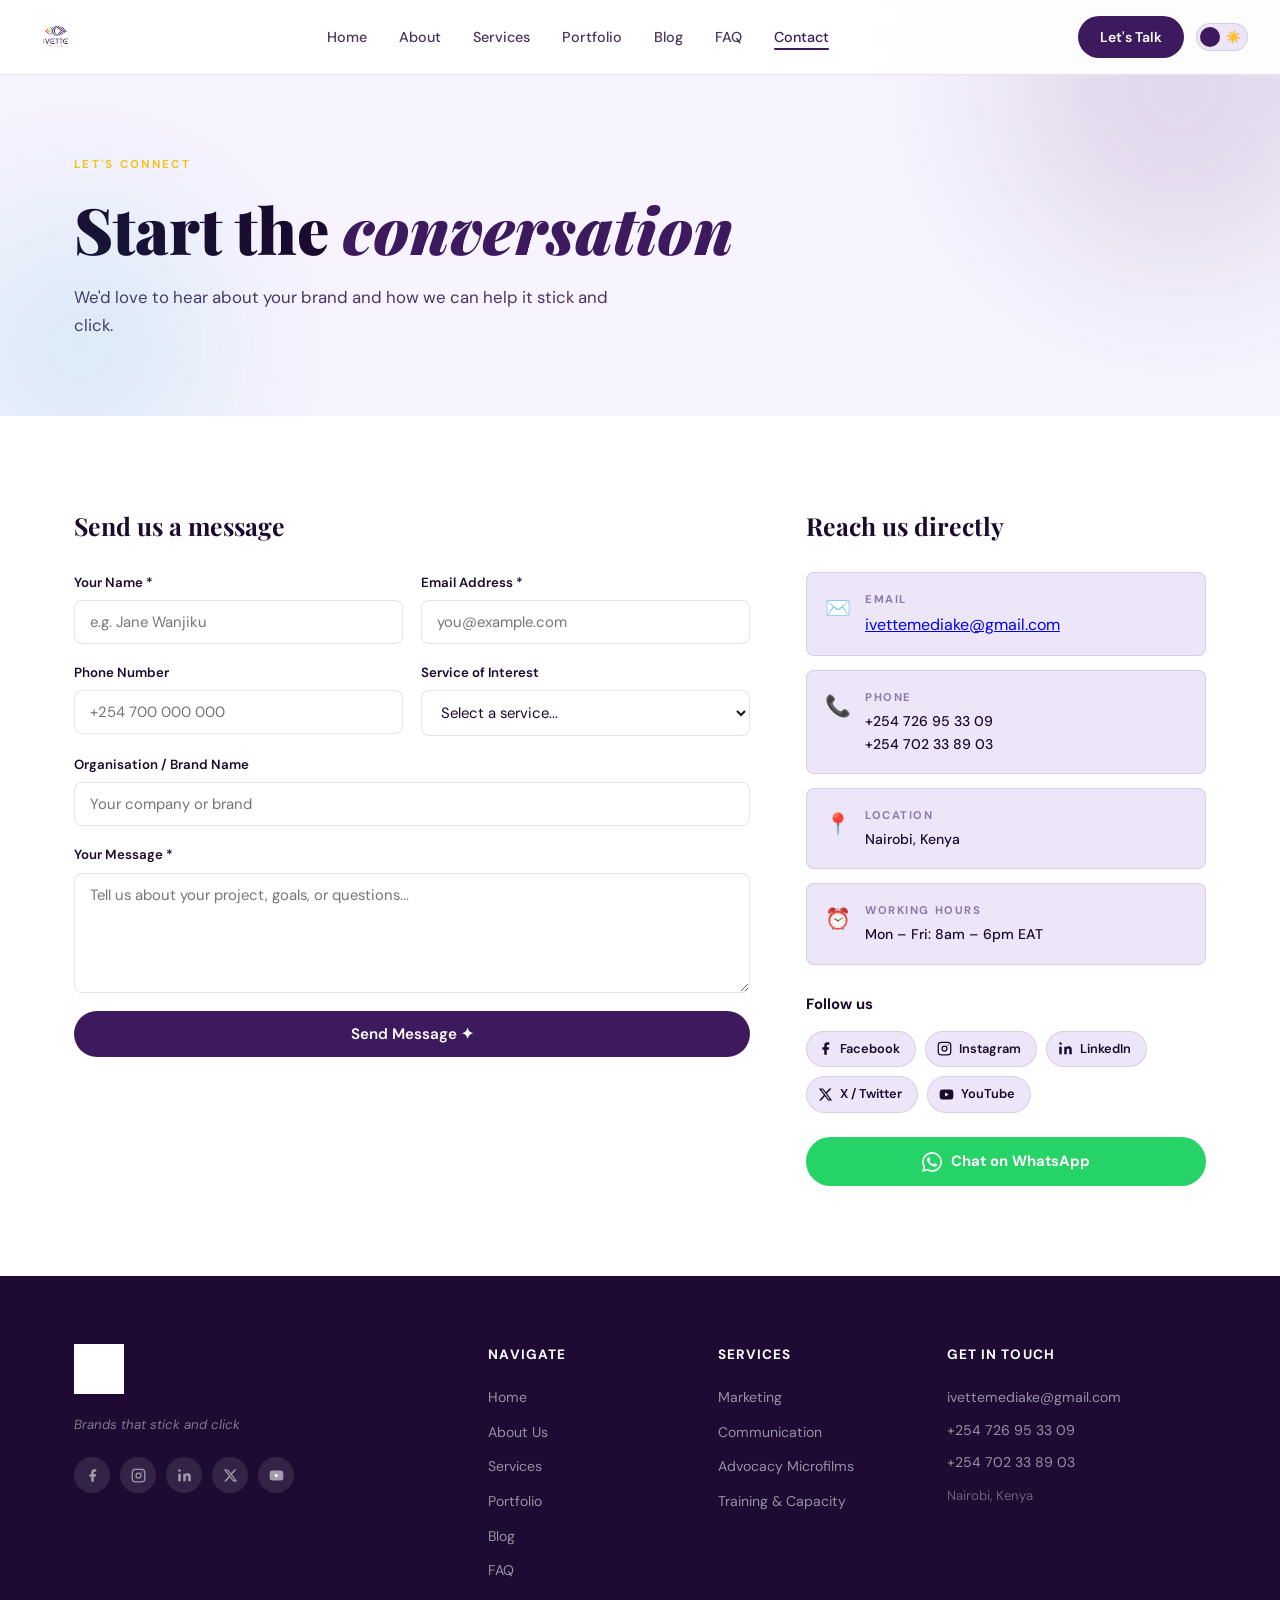
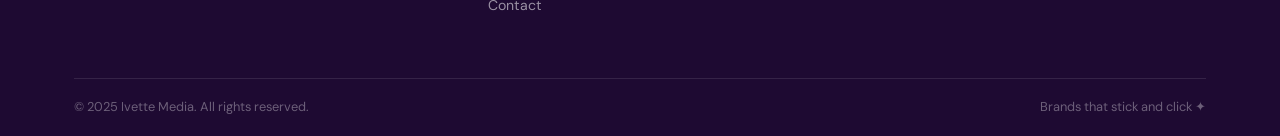
<file: contact.html>
<!DOCTYPE html>
<html lang="en">
<head>
<meta charset="UTF-8">
<meta name="viewport" content="width=device-width, initial-scale=1.0">
<meta name="description" content="Ivette Media — Contact. Nairobi-based PR, Communication and Marketing Agency.">
<meta property="og:title" content="Contact | Ivette Media">
<meta property="og:image" content="logo.jpg">
<meta name="theme-color" content="#3d1a5e">
<link rel="manifest" href="manifest.json">
<title>Contact | Ivette Media</title>
<link rel="preconnect" href="https://fonts.googleapis.com">
<link href="https://fonts.googleapis.com/css2?family=Playfair+Display:wght@400;700;900&family=DM+Sans:wght@300;400;500;600&display=swap" rel="stylesheet">
<style>
*,*::before,*::after{box-sizing:border-box;margin:0;padding:0}
html{scroll-behavior:smooth}
body{font-family:'DM Sans',sans-serif;background:var(--bg);color:var(--txt);transition:background .3s,color .3s;overflow-x:hidden;line-height:1.6}

/* ── LIGHT MODE ── */
:root{
  --bg:#fff;
  --bg2:#f7f3ff;
  --bg3:#ede6f8;
  --card:#fff;
  --card2:#f0eaf9;
  --txt:#1a0a2e;
  --txt2:#4a3460;
  --txt3:#8b7ba8;
  --border:rgba(61,26,94,.12);
  --navbg:rgba(255,255,255,.93);
  --purple:#3d1a5e;
  --purpleL:#5b2d8e;
  --purpleD:#1e0a32;
  --teal:#00a8b5;
  --gold:#f5c518;
  --pink:#e91e8c;
  --orange:#f57c00;
  --shadow:0 4px 28px rgba(61,26,94,.13);
  --shadowL:0 16px 56px rgba(61,26,94,.18);
  --r:16px;
  --r2:8px;
  --t:.3s cubic-bezier(.4,0,.2,1);
}
/* ── DARK MODE ── */
[data-theme=dark]{
  --bg:#0c0718;
  --bg2:#150e26;
  --bg3:#1c1334;
  --card:#1a1130;
  --card2:#211840;
  --txt:#ede6f8;
  --txt2:#c4aadf;
  --txt3:#7a6a98;
  --border:rgba(196,170,223,.12);
  --navbg:rgba(12,7,24,.94);
  --shadow:0 4px 28px rgba(0,0,0,.45);
  --shadowL:0 16px 56px rgba(0,0,0,.55);
}

/* ── NAV ── */
.nav{position:fixed;top:0;left:0;right:0;z-index:999;display:flex;align-items:center;gap:12px;padding:14px 32px;background:var(--navbg);backdrop-filter:blur(14px);border-bottom:1px solid var(--border);transition:box-shadow var(--t),background var(--t)}
.nav.scrolled{box-shadow:var(--shadow)}
.nav-logo img{height:46px;width:auto;display:block;transition:opacity var(--t)}
[data-theme=dark] .nav-logo img{filter:drop-shadow(0 0 6px rgba(180,120,255,.4))}
.nav-links{display:flex;list-style:none;gap:32px;margin:0 auto}
.nav-links a{font-size:.9rem;font-weight:500;color:var(--txt2);text-decoration:none;position:relative;transition:color var(--t)}
.nav-links a::after{content:'';position:absolute;bottom:-4px;left:0;width:0;height:2px;background:var(--purple);border-radius:2px;transition:width var(--t)}
.nav-links a:hover,.nav-links a.active{color:var(--purple)}
[data-theme=dark] .nav-links a:hover,[data-theme=dark] .nav-links a.active{color:var(--teal)}
.nav-links a:hover::after,.nav-links a.active::after{width:100%}
[data-theme=dark] .nav-links a::after{background:var(--teal)}
.nav-cta{background:var(--purple);color:#fff;padding:10px 22px;border-radius:50px;font-size:.88rem;font-weight:600;text-decoration:none;transition:var(--t);white-space:nowrap}
.nav-cta:hover{background:var(--purpleL);transform:translateY(-2px);box-shadow:0 8px 20px rgba(61,26,94,.3)}

/* dark mode toggle */
.dm-toggle{cursor:pointer;background:var(--bg3);border:1.5px solid var(--border);border-radius:50px;width:52px;height:28px;position:relative;flex-shrink:0;transition:background var(--t);display:flex;align-items:center;padding:3px}
.dm-toggle::before{content:'';position:absolute;left:3px;width:20px;height:20px;border-radius:50%;background:var(--purple);transition:transform var(--t),background var(--t)}
.dm-toggle .dm-icon{position:absolute;font-size:12px;transition:opacity .2s}
.dm-icon.sun{right:6px;opacity:1}
.dm-icon.moon{left:6px;opacity:0}
[data-theme=dark] .dm-toggle::before{transform:translateX(24px);background:var(--teal)}
[data-theme=dark] .dm-icon.sun{opacity:0}
[data-theme=dark] .dm-icon.moon{opacity:1}

/* hamburger */
.hamburger{display:none;flex-direction:column;gap:5px;background:none;border:none;cursor:pointer;padding:4px;flex-shrink:0}
.hamburger span{display:block;width:24px;height:2px;background:var(--purple);border-radius:2px;transition:var(--t)}
[data-theme=dark] .hamburger span{background:var(--teal)}

/* mobile menu */
.mobile-nav{display:none;position:fixed;top:74px;left:0;right:0;background:var(--card);border-bottom:2px solid var(--purple);z-index:998;padding:8px 0}
.mobile-nav.open{display:block}
.mobile-nav a{display:block;padding:14px 32px;font-weight:500;color:var(--txt2);text-decoration:none;transition:color var(--t),background var(--t)}
.mobile-nav a:hover{color:var(--purple);background:var(--bg3)}
[data-theme=dark] .mobile-nav a:hover{color:var(--teal)}

/* ── BUTTONS ── */
.btn{display:inline-block;padding:13px 30px;border-radius:50px;font-weight:600;font-size:.95rem;text-decoration:none;transition:var(--t);letter-spacing:.02em}
.btn-purple{background:var(--purple);color:#fff}
.btn-purple:hover{background:var(--purpleL);transform:translateY(-3px);box-shadow:0 12px 30px rgba(61,26,94,.3)}
.btn-outline{border:2px solid var(--purple);color:var(--purple)}
.btn-outline:hover{background:var(--purple);color:#fff;transform:translateY(-3px)}
[data-theme=dark] .btn-outline{border-color:var(--teal);color:var(--teal)}
[data-theme=dark] .btn-outline:hover{background:var(--teal);color:#fff}
.btn-white{background:#fff;color:var(--purple)}
.btn-white:hover{transform:translateY(-3px);box-shadow:0 12px 28px rgba(0,0,0,.2)}

/* ── LABELS ── */
.label{display:inline-block;font-size:.72rem;font-weight:700;letter-spacing:.2em;text-transform:uppercase;color:var(--teal);margin-bottom:10px}
.sec-hd{text-align:center;margin-bottom:56px}
.sec-hd h2{font-family:'Playfair Display',serif;font-size:clamp(2rem,4vw,3rem);font-weight:700;color:var(--txt);line-height:1.2}
.sec-hd h2 em{color:var(--purple);font-style:italic}
[data-theme=dark] .sec-hd h2 em{color:var(--teal)}
.sec-hd p{color:var(--txt2);max-width:520px;margin:14px auto 0;font-size:1rem}

/* ── LAYOUT ── */
.container{max-width:1180px;margin:0 auto;padding:0 24px}
section{padding:90px 0}

/* ── HERO ── */
.hero{min-height:100vh;display:flex;align-items:center;background:var(--bg);padding:140px 5% 80px;gap:60px;position:relative;overflow:hidden}
.hero-blob{position:absolute;border-radius:50%;filter:blur(90px);opacity:.13;pointer-events:none}
.hb1{width:500px;height:500px;background:var(--purple);top:-120px;right:-80px;animation:flt 9s ease-in-out infinite}
.hb2{width:380px;height:380px;background:var(--teal);bottom:-80px;left:-80px;animation:flt 7s 2s ease-in-out infinite}
[data-theme=dark] .hero-blob{opacity:.22}
@keyframes flt{0%,100%{transform:translateY(0)}50%{transform:translateY(-28px)}}
.hero-text{flex:1;max-width:600px;animation:fadeUp .7s ease both}
@keyframes fadeUp{from{opacity:0;transform:translateY(36px)}to{opacity:1;transform:translateY(0)}}
.hero-eyebrow{font-size:.8rem;font-weight:700;letter-spacing:.2em;text-transform:uppercase;color:var(--teal);margin-bottom:16px}
.hero h1{font-family:'Playfair Display',serif;font-size:clamp(3rem,6vw,5.5rem);font-weight:900;line-height:1.05;color:var(--txt);margin-bottom:22px}
.hero h1 em{color:var(--purple);font-style:italic}
[data-theme=dark] .hero h1 em{color:var(--teal)}
.hero-sub{color:var(--txt2);font-size:1.08rem;max-width:480px;margin-bottom:36px;line-height:1.72}
.hero-btns{display:flex;gap:14px;flex-wrap:wrap}
.hero-visual{flex:1;display:flex;justify-content:center;align-items:center;animation:fadeUp .7s .2s ease both}
.eye-wrap{position:relative;width:320px;height:190px}
.eye-shape{width:100%;height:100%;background:var(--purple);border-radius:50% 50% 50% 50%/30% 30% 70% 70%;display:flex;align-items:center;justify-content:center;box-shadow:var(--shadowL);overflow:hidden;position:relative}
.eye-stripes{display:flex;gap:3px;align-items:flex-end;height:110px}
.es{width:20px;border-radius:3px}
.es1{height:38%;background:var(--pink)}
.es2{height:58%;background:var(--orange)}
.es3{height:78%;background:var(--gold)}
.es4{height:62%;background:var(--teal)}
.es5{height:95%;background:rgba(255,255,255,.75)}
.pill{position:absolute;background:var(--card);color:var(--purple);font-size:.75rem;font-weight:700;padding:7px 16px;border-radius:50px;box-shadow:var(--shadow);white-space:nowrap;animation:flt 6s ease-in-out infinite}
.pill1{top:10px;right:-20px}
.pill2{bottom:18px;right:-10px;animation-delay:2s}
.pill3{top:50%;left:-20px;transform:translateY(-50%);animation-delay:4s}
[data-theme=dark] .pill{color:var(--purple);background:#ede6f8}

/* ── TICKER ── */
.ticker{background:var(--purple);overflow:hidden;padding:13px 0}
.ticker-track{display:flex;gap:36px;width:max-content;animation:tick 32s linear infinite}
.ticker-track span{color:rgba(255,255,255,.82);font-size:.8rem;font-weight:500;letter-spacing:.08em;text-transform:uppercase;white-space:nowrap}
.ticker-dot{color:var(--gold)!important;font-size:.6rem}
@keyframes tick{from{transform:translateX(0)}to{transform:translateX(-50%)}}

/* ── INTRO ── */
.intro{background:var(--bg)}
.intro-grid{display:grid;grid-template-columns:1fr 1fr;gap:60px;align-items:start;margin-bottom:64px}
.intro-grid h2{font-family:'Playfair Display',serif;font-size:clamp(1.9rem,3.5vw,2.7rem);font-weight:700;color:var(--txt);line-height:1.2;margin-top:10px}
.intro-grid h2 em{color:var(--purple);font-style:italic}
[data-theme=dark] .intro-grid h2 em{color:var(--teal)}
.intro-grid p{color:var(--txt2);line-height:1.75;margin-bottom:14px}
.link-arr{color:var(--purple);font-weight:600;font-size:.95rem;text-decoration:none;transition:letter-spacing var(--t)}
.link-arr:hover{letter-spacing:.04em}
[data-theme=dark] .link-arr{color:var(--teal)}
.stats{display:grid;grid-template-columns:repeat(4,1fr);gap:20px}
.stat{background:var(--bg3);border:1px solid var(--border);border-radius:var(--r);padding:30px 20px;text-align:center;transition:transform var(--t),box-shadow var(--t)}
.stat:hover{transform:translateY(-6px);box-shadow:var(--shadow)}
.stat-n{display:block;font-family:'Playfair Display',serif;font-size:2.8rem;font-weight:900;color:var(--purple);line-height:1;margin-bottom:6px}
[data-theme=dark] .stat-n{color:var(--teal)}
.stat-l{font-size:.78rem;color:var(--txt3);font-weight:500;text-transform:uppercase;letter-spacing:.1em}

/* ── SERVICE CARDS ── */
.svc-grid{display:grid;grid-template-columns:repeat(3,1fr);gap:22px}
.svc-card{background:var(--card);border:1px solid var(--border);border-radius:var(--r);padding:36px 28px;text-decoration:none;display:block;position:relative;overflow:hidden;transition:transform var(--t),box-shadow var(--t)}
.svc-card::before{content:'';position:absolute;top:0;left:0;right:0;height:4px}
.svc-c1::before{background:var(--purple)}
.svc-c2::before{background:var(--teal)}
.svc-c3::before{background:var(--pink)}
.svc-card:hover{transform:translateY(-8px);box-shadow:var(--shadowL)}
.svc-icon{font-size:2.4rem;margin-bottom:18px}
.svc-card h3{font-family:'Playfair Display',serif;font-size:1.35rem;font-weight:700;color:var(--txt);margin-bottom:10px}
.svc-card p{color:var(--txt2);font-size:.93rem;line-height:1.65;margin-bottom:20px}
.svc-arr{color:var(--purple);font-size:1.1rem;font-weight:700;display:inline-block;transition:transform var(--t)}
[data-theme=dark] .svc-arr{color:var(--teal)}
.svc-card:hover .svc-arr{transform:translateX(8px)}

/* ── CLIENT TILES ── */
.client-grid{display:grid;grid-template-columns:repeat(3,1fr);gap:18px}
.ctile{border:1px solid var(--border);border-radius:var(--r);padding:28px 24px;transition:transform var(--t),box-shadow var(--t)}
.ctile:hover{transform:translateY(-6px);box-shadow:var(--shadow)}
.ct1{background:rgba(61,26,94,.05)} .ct2{background:rgba(0,168,181,.06)} .ct3{background:rgba(245,197,24,.06)}
.ct4{background:rgba(233,30,140,.05)} .ct5{background:rgba(76,175,80,.06)} .ct6{background:rgba(245,124,0,.05)}
[data-theme=dark] .ct1{background:rgba(61,26,94,.35)} [data-theme=dark] .ct2{background:rgba(0,168,181,.18)}
[data-theme=dark] .ct3{background:rgba(245,197,24,.15)} [data-theme=dark] .ct4{background:rgba(233,30,140,.15)}
[data-theme=dark] .ct5{background:rgba(76,175,80,.15)} [data-theme=dark] .ct6{background:rgba(245,124,0,.15)}
.ctile-icon{font-size:1.9rem;margin-bottom:12px}
.ctile h4{font-weight:700;color:var(--txt);margin-bottom:6px;font-size:.97rem}
.ctile p{color:var(--txt3);font-size:.85rem;line-height:1.5}

/* ── CTA BANNER ── */
.cta-banner{background:var(--purple);padding:76px 0;text-align:center;position:relative;overflow:hidden}
.cta-banner::before{content:'';position:absolute;top:-100px;right:-100px;width:380px;height:380px;background:var(--purpleL);border-radius:50%;opacity:.35}
.cta-banner h2{font-family:'Playfair Display',serif;font-size:clamp(1.8rem,3.5vw,2.8rem);color:#fff;font-weight:700;margin-bottom:10px;position:relative}
.cta-banner p{color:rgba(255,255,255,.75);font-size:1.05rem;margin-bottom:30px;position:relative}

/* ── FOOTER ── */
.footer{background:var(--purpleD);color:rgba(255,255,255,.75);padding:68px 0 0}
.footer-grid{display:grid;grid-template-columns:2fr 1fr 1fr 1.4fr;gap:44px;margin-bottom:52px}
.footer-logo img{height:50px;width:auto;margin-bottom:12px;filter:brightness(0) invert(1)}
.footer-tag{color:rgba(255,255,255,.45);font-size:.83rem;font-style:italic;margin-bottom:22px}
.socials{display:flex;gap:10px;flex-wrap:wrap}
.s-icon{width:36px;height:36px;border-radius:50%;background:rgba(255,255,255,.1);display:flex;align-items:center;justify-content:center;color:rgba(255,255,255,.65);text-decoration:none;transition:var(--t)}
.s-icon svg{width:15px;height:15px}
.s-icon:hover{background:var(--teal);color:#fff;transform:translateY(-3px)}
.footer h5{color:#fff;font-weight:700;font-size:.85rem;letter-spacing:.08em;text-transform:uppercase;margin-bottom:18px}
.footer ul{list-style:none}
.footer ul li{margin-bottom:9px}
.footer a{color:rgba(255,255,255,.55);text-decoration:none;font-size:.88rem;transition:color var(--t)}
.footer a:hover{color:var(--teal)}
.footer-contact p{margin-bottom:7px}
.footer-bottom{border-top:1px solid rgba(255,255,255,.1);padding:18px 0;display:flex;justify-content:space-between;font-size:.8rem;color:rgba(255,255,255,.35);flex-wrap:wrap;gap:8px}

/* ── PAGE HERO ── */
.page-hero{background:var(--bg2);padding:150px 0 76px;position:relative;overflow:hidden}
.page-hero .blob{position:absolute;border-radius:50%;filter:blur(80px);opacity:.12;pointer-events:none}
[data-theme=dark] .page-hero .blob{opacity:.25}
.page-hero h1{font-family:'Playfair Display',serif;font-size:clamp(2.4rem,5vw,4.2rem);font-weight:900;color:var(--txt);line-height:1.1;margin:10px 0 18px;max-width:680px}
.page-hero h1 em{color:var(--purple);font-style:italic}
[data-theme=dark] .page-hero h1 em{color:var(--teal)}
.page-hero p{color:var(--txt2);font-size:1.05rem;max-width:540px;line-height:1.7}

/* ── ABOUT ── */
.mission-grid{display:grid;grid-template-columns:repeat(3,1fr);gap:22px}
.mc{border-radius:var(--r);padding:36px 28px}
.mc-p{background:var(--purple);color:#fff}
.mc-t{background:var(--teal);color:#fff}
.mc-l{background:var(--bg3);color:var(--txt)}
.mc-label{display:block;font-size:.7rem;font-weight:700;letter-spacing:.18em;text-transform:uppercase;margin-bottom:14px;opacity:.7}
.mc p{font-size:.93rem;line-height:1.7}
.founder-grid{display:grid;grid-template-columns:300px 1fr;gap:72px;align-items:center}
.founder-visual{position:relative}
.founder-avatar{width:280px;height:320px;background:linear-gradient(135deg,var(--purple),var(--purpleL));border-radius:40% 60% 60% 40%/50% 50% 60% 40%;display:flex;align-items:center;justify-content:center;box-shadow:var(--shadowL)}
.founder-initials{font-family:'Playfair Display',serif;font-size:5rem;font-weight:900;color:rgba(255,255,255,.25)}
.founder-badge{position:absolute;top:-14px;right:-24px;background:var(--purple);color:#fff;border-radius:12px;padding:12px 16px;text-align:center;line-height:1.2;box-shadow:var(--shadow)}
.founder-badge strong{display:block;font-size:.88rem}
.founder-badge span{font-size:.75rem;opacity:.75}
.founder-accent{position:absolute;width:70px;height:70px;background:var(--gold);border-radius:50%;bottom:-18px;left:-18px;opacity:.8}
.founder-bio h2{font-family:'Playfair Display',serif;font-size:2.4rem;font-weight:900;color:var(--txt);margin:8px 0 4px}
.founder-role{color:var(--teal);font-weight:600;margin-bottom:22px}
.founder-bio p{color:var(--txt2);line-height:1.75;margin-bottom:14px}
.tags{display:flex;flex-wrap:wrap;gap:9px;margin-top:20px}
.tag{background:var(--bg3);color:var(--purple);padding:5px 14px;border-radius:50px;font-size:.8rem;font-weight:600;border:1px solid var(--border)}
[data-theme=dark] .tag{color:var(--teal)}
.values-grid{display:grid;grid-template-columns:repeat(3,1fr);gap:20px;margin-bottom:44px}
.vcard{background:var(--bg3);border:1px solid var(--border);border-radius:var(--r);padding:32px 26px;position:relative;overflow:hidden;transition:transform var(--t),box-shadow var(--t)}
.vcard:hover{transform:translateY(-6px);box-shadow:var(--shadow)}
.vnum{font-family:'Playfair Display',serif;font-size:3rem;font-weight:900;color:var(--purple);opacity:.1;position:absolute;top:10px;right:18px;line-height:1}
.vcard h4{font-weight:700;color:var(--txt);margin-bottom:8px}
.vcard p{color:var(--txt2);font-size:.88rem;line-height:1.6}
.quote-block{font-family:'Playfair Display',serif;font-size:1.28rem;font-style:italic;color:var(--purple);text-align:center;max-width:680px;margin:0 auto;padding:36px 40px;background:var(--bg3);border-radius:var(--r);border-left:4px solid var(--purple);line-height:1.65}
[data-theme=dark] .quote-block{color:var(--teal);border-left-color:var(--teal)}

/* ── SERVICES PAGE ── */
.svc-tabs{display:flex;gap:10px;flex-wrap:wrap;justify-content:center;background:var(--bg3);padding:14px 24px;position:sticky;top:74px;z-index:100;border-bottom:1px solid var(--border)}
.stab{padding:9px 20px;border-radius:50px;font-size:.86rem;font-weight:600;color:var(--txt2);background:var(--card);border:1px solid var(--border);text-decoration:none;transition:var(--t)}
.stab:hover,.stab.active{background:var(--purple);color:#fff;border-color:var(--purple)}
[data-theme=dark] .stab:hover,[data-theme=dark] .stab.active{background:var(--teal);border-color:var(--teal)}
.svc-detail{padding:76px 0}
.svc-detail.alt{background:var(--bg2)}
.svc-detail.dark-sec{background:var(--purpleD)}
.svc-detail.dark-sec h2,.svc-detail.dark-sec .label{color:#fff}
.svc-detail.dark-sec .sd-desc{color:rgba(255,255,255,.7)}
.sd-head{display:flex;gap:28px;align-items:flex-start;margin-bottom:44px}
.sd-icon{font-size:3.2rem;flex-shrink:0;margin-top:6px}
.sd-head h2{font-family:'Playfair Display',serif;font-size:clamp(1.8rem,3vw,2.4rem);font-weight:700;color:var(--txt);margin:6px 0 10px}
.sd-desc{color:var(--txt2);font-size:.97rem;line-height:1.7;max-width:560px}
.sd-items{display:grid;grid-template-columns:repeat(2,1fr);gap:18px}
.sd-item{display:flex;gap:14px;align-items:flex-start;background:var(--card);border:1px solid var(--border);border-radius:var(--r2);padding:18px;transition:box-shadow var(--t)}
.svc-detail.alt .sd-item{background:var(--card)}
.sd-item:hover{box-shadow:var(--shadow)}
.sd-dot{width:10px;height:10px;border-radius:50%;background:var(--purple);flex-shrink:0;margin-top:5px}
.sd-dot.teal{background:var(--teal)}
.sd-item strong{display:block;font-weight:600;color:var(--txt);margin-bottom:3px;font-size:.93rem}
.sd-item p{color:var(--txt3);font-size:.83rem;line-height:1.5}
.mf-cards{display:grid;grid-template-columns:repeat(4,1fr);gap:18px}
.mf-card{background:rgba(255,255,255,.08);border:1px solid rgba(255,255,255,.12);border-radius:var(--r);padding:26px 20px;text-align:center;transition:var(--t)}
.mf-card:hover{background:rgba(255,255,255,.15);transform:translateY(-6px)}
.mf-card span{font-size:1.9rem;display:block;margin-bottom:12px}
.mf-card h4{color:#fff;font-weight:700;margin-bottom:7px;font-size:.92rem}
.mf-card p{color:rgba(255,255,255,.58);font-size:.8rem;line-height:1.5}
.tr-grid{display:grid;grid-template-columns:repeat(3,1fr);gap:14px}
.tr-item{display:flex;align-items:center;gap:12px;background:var(--card);border:1px solid var(--border);border-radius:var(--r2);padding:16px 18px;font-weight:500;font-size:.88rem;color:var(--txt);transition:var(--t)}
.tr-item:hover{border-color:var(--teal);transform:translateX(6px);box-shadow:var(--shadow)}
.tr-item span{font-size:1.3rem;flex-shrink:0}
.why-grid{display:grid;grid-template-columns:repeat(4,1fr);gap:18px}
.why-item{text-align:center;padding:26px 14px;border-radius:var(--r);background:var(--bg3);transition:var(--t)}
.why-item:hover{background:var(--purple);color:#fff}
.why-item:hover h4{color:#fff}
.why-icon{font-size:1.9rem;margin-bottom:11px;transition:transform var(--t)}
.why-item:hover .why-icon{transform:scale(1.2)}
.why-item h4{font-size:.87rem;font-weight:600;color:var(--txt);transition:color var(--t)}
[data-theme=dark] .why-item:hover{background:var(--teal)}

/* ── CONTACT ── */
.contact-grid{display:grid;grid-template-columns:1fr 400px;gap:56px;align-items:start}
.contact-grid h3{font-family:'Playfair Display',serif;font-size:1.55rem;font-weight:700;color:var(--txt);margin-bottom:26px}
.form{display:flex;flex-direction:column;gap:18px}
.form-row{display:grid;grid-template-columns:1fr 1fr;gap:18px}
.form-group{display:flex;flex-direction:column;gap:7px}
.form-group label{font-size:.83rem;font-weight:600;color:var(--txt)}
.form-group input,.form-group select,.form-group textarea{padding:11px 15px;border-radius:var(--r2);border:1.5px solid var(--border);font-family:'DM Sans',sans-serif;font-size:.93rem;color:var(--txt);background:var(--card);outline:none;transition:border-color var(--t),box-shadow var(--t)}
.form-group input:focus,.form-group select:focus,.form-group textarea:focus{border-color:var(--purple);box-shadow:0 0 0 3px rgba(61,26,94,.08)}
[data-theme=dark] .form-group input:focus,[data-theme=dark] .form-group select:focus,[data-theme=dark] .form-group textarea:focus{border-color:var(--teal);box-shadow:0 0 0 3px rgba(0,168,181,.12)}
.form-group textarea{resize:vertical;min-height:120px}
.form-submit{background:var(--purple);color:#fff;border:none;border-radius:50px;padding:13px 30px;font-family:'DM Sans',sans-serif;font-size:.95rem;font-weight:600;cursor:pointer;transition:var(--t)}
.form-submit:hover{background:var(--purpleL);transform:translateY(-2px);box-shadow:var(--shadow)}
.form-success{display:none;background:rgba(0,168,181,.12);border:1px solid var(--teal);border-radius:var(--r2);padding:14px;color:var(--teal);font-weight:600;text-align:center;margin-top:4px}
.form-success.show{display:block}
.ci-cards{display:flex;flex-direction:column;gap:14px;margin-bottom:28px}
.ci-card{display:flex;align-items:flex-start;gap:14px;padding:18px;border-radius:var(--r2);background:var(--bg3);border:1px solid var(--border)}
.ci-icon{font-size:1.3rem;flex-shrink:0}
.ci-label{display:block;font-size:.7rem;font-weight:700;letter-spacing:.14em;text-transform:uppercase;color:var(--txt3);margin-bottom:3px}
.ci-val{display:block;color:var(--txt);font-weight:500;font-size:.88rem;text-decoration:none;transition:color var(--t)}
.ci-val:hover{color:var(--purple)}
[data-theme=dark] .ci-val:hover{color:var(--teal)}
.contact-socials h4{font-weight:700;color:var(--txt);margin-bottom:14px;font-size:.93rem}
.s-icons-lg{display:flex;flex-wrap:wrap;gap:9px;margin-bottom:24px}
.s-icon-lg{display:flex;align-items:center;gap:7px;background:var(--bg3);border:1px solid var(--border);border-radius:50px;padding:7px 15px 7px 11px;color:var(--txt);font-size:.8rem;font-weight:600;text-decoration:none;transition:var(--t)}
.s-icon-lg svg{width:15px;height:15px}
.s-icon-lg:hover{background:var(--purple);color:#fff;border-color:var(--purple)}
[data-theme=dark] .s-icon-lg:hover{background:var(--teal);border-color:var(--teal)}
.wa-btn{display:flex;align-items:center;justify-content:center;gap:9px;background:#25D366;color:#fff;border-radius:50px;padding:13px 24px;font-weight:700;font-size:.93rem;text-decoration:none;transition:var(--t);width:100%}
.wa-btn:hover{background:#128C7E;transform:translateY(-3px);box-shadow:0 10px 24px rgba(37,211,102,.3)}

/* ── RESPONSIVE ── */
@media(max-width:1024px){
  .hero{flex-direction:column;text-align:center;padding:140px 5% 60px}
  .hero-visual{width:100%}
  .intro-grid{grid-template-columns:1fr;gap:30px}
  .stats{grid-template-columns:repeat(2,1fr)}
  .svc-grid{grid-template-columns:repeat(2,1fr)}
  .client-grid{grid-template-columns:repeat(2,1fr)}
  .footer-grid{grid-template-columns:1fr 1fr;gap:30px}
  .mission-grid{grid-template-columns:1fr}
  .founder-grid{grid-template-columns:1fr;gap:40px}
  .founder-avatar{width:220px;height:260px;margin:0 auto}
  .values-grid{grid-template-columns:repeat(2,1fr)}
  .sd-items{grid-template-columns:1fr}
  .mf-cards{grid-template-columns:repeat(2,1fr)}
  .tr-grid{grid-template-columns:repeat(2,1fr)}
  .why-grid{grid-template-columns:repeat(2,1fr)}
  .contact-grid{grid-template-columns:1fr}
}
@media(max-width:768px){
  .nav-links,.nav-cta{display:none}
  .hamburger{display:flex}
  .svc-grid{grid-template-columns:1fr}
  .client-grid{grid-template-columns:1fr}
  .footer-grid{grid-template-columns:1fr}
  .values-grid{grid-template-columns:1fr}
  .mf-cards{grid-template-columns:1fr}
  .why-grid{grid-template-columns:repeat(2,1fr)}
  .form-row{grid-template-columns:1fr}
  .tr-grid{grid-template-columns:1fr}
  .footer-bottom{flex-direction:column;text-align:center}
}
</style>
<style>
/* ── PORTFOLIO ── */
.portfolio-filter{display:flex;gap:10px;flex-wrap:wrap;justify-content:center;margin-bottom:48px}
.pf-btn{padding:9px 22px;border-radius:50px;font-size:.85rem;font-weight:600;border:1.5px solid var(--border);background:var(--card);color:var(--txt2);cursor:pointer;transition:var(--t);font-family:'DM Sans',sans-serif}
.pf-btn:hover,.pf-btn.active{background:var(--purple);color:#fff;border-color:var(--purple)}
[data-theme=dark] .pf-btn:hover,[data-theme=dark] .pf-btn.active{background:var(--teal);border-color:var(--teal)}
.portfolio-grid{display:grid;grid-template-columns:repeat(3,1fr);gap:24px}
.pcard{border-radius:var(--r);overflow:hidden;background:var(--card);border:1px solid var(--border);transition:transform var(--t),box-shadow var(--t);cursor:pointer}
.pcard:hover{transform:translateY(-8px);box-shadow:var(--shadowL)}
.pcard-visual{height:200px;display:flex;align-items:center;justify-content:center;font-size:4rem;position:relative;overflow:hidden}
.pv1{background:linear-gradient(135deg,#3d1a5e,#5b2d8e)}
.pv2{background:linear-gradient(135deg,#00a8b5,#006b75)}
.pv3{background:linear-gradient(135deg,#e91e8c,#9c0060)}
.pv4{background:linear-gradient(135deg,#f57c00,#bf5400)}
.pv5{background:linear-gradient(135deg,#3d1a5e,#00a8b5)}
.pv6{background:linear-gradient(135deg,#f5c518,#e91e8c)}
.pcard-body{padding:22px}
.pcard-tag{font-size:.72rem;font-weight:700;letter-spacing:.15em;text-transform:uppercase;color:var(--teal);margin-bottom:8px;display:block}
.pcard-body h3{font-family:'Playfair Display',serif;font-size:1.1rem;font-weight:700;color:var(--txt);margin-bottom:8px;line-height:1.3}
.pcard-body p{color:var(--txt2);font-size:.85rem;line-height:1.55;margin-bottom:14px}
.pcard-result{display:inline-flex;align-items:center;gap:6px;background:var(--bg3);border-radius:50px;padding:5px 13px;font-size:.78rem;font-weight:600;color:var(--purple)}
[data-theme=dark] .pcard-result{color:var(--teal)}
.pcard[data-cat].hidden{display:none}

/* ── TESTIMONIALS ── */
.testi-grid{display:grid;grid-template-columns:repeat(3,1fr);gap:22px}
.tcard{background:var(--card);border:1px solid var(--border);border-radius:var(--r);padding:30px 26px;position:relative;transition:transform var(--t),box-shadow var(--t)}
.tcard:hover{transform:translateY(-6px);box-shadow:var(--shadow)}
.tcard-quote{font-size:3rem;color:var(--purple);line-height:1;margin-bottom:12px;opacity:.3;font-family:'Playfair Display',serif}
[data-theme=dark] .tcard-quote{color:var(--teal)}
.tcard p{color:var(--txt2);font-size:.92rem;line-height:1.7;margin-bottom:20px;font-style:italic}
.tcard-author{display:flex;align-items:center;gap:12px}
.tcard-avatar{width:42px;height:42px;border-radius:50%;display:flex;align-items:center;justify-content:center;font-weight:700;font-size:.88rem;color:#fff;flex-shrink:0}
.ta1{background:var(--purple)} .ta2{background:var(--teal)} .ta3{background:var(--pink)}
.ta4{background:var(--orange)} .ta5{background:linear-gradient(135deg,var(--purple),var(--teal))} .ta6{background:var(--pink)}
.tcard-name{font-weight:700;color:var(--txt);font-size:.9rem}
.tcard-role{color:var(--txt3);font-size:.78rem}

/* ── BLOG ── */
.blog-grid{display:grid;grid-template-columns:repeat(3,1fr);gap:24px}
.bcard{background:var(--card);border:1px solid var(--border);border-radius:var(--r);overflow:hidden;transition:transform var(--t),box-shadow var(--t);text-decoration:none;display:block}
.bcard:hover{transform:translateY(-8px);box-shadow:var(--shadowL)}
.bcard-visual{height:180px;display:flex;align-items:center;justify-content:center;font-size:3.5rem;position:relative}
.bv1{background:linear-gradient(135deg,#3d1a5e22,#5b2d8e44);border-bottom:3px solid var(--purple)}
.bv2{background:linear-gradient(135deg,#00a8b522,#006b7544);border-bottom:3px solid var(--teal)}
.bv3{background:linear-gradient(135deg,#e91e8c22,#9c006044);border-bottom:3px solid var(--pink)}
.bv4{background:linear-gradient(135deg,#f5c51822,#f57c0044);border-bottom:3px solid var(--gold)}
.bv5{background:linear-gradient(135deg,#3d1a5e22,#00a8b544);border-bottom:3px solid var(--teal)}
.bv6{background:linear-gradient(135deg,#f57c0022,#e91e8c44);border-bottom:3px solid var(--orange)}
.bcard-body{padding:22px}
.bcard-meta{display:flex;align-items:center;gap:10px;margin-bottom:10px}
.bcard-cat{font-size:.7rem;font-weight:700;letter-spacing:.15em;text-transform:uppercase;color:var(--teal)}
.bcard-date{font-size:.75rem;color:var(--txt3)}
.bcard-body h3{font-family:'Playfair Display',serif;font-size:1.05rem;font-weight:700;color:var(--txt);margin-bottom:8px;line-height:1.35}
.bcard-body p{color:var(--txt2);font-size:.84rem;line-height:1.6;margin-bottom:14px}
.bcard-read{color:var(--purple);font-size:.82rem;font-weight:600;display:inline-flex;align-items:center;gap:4px;transition:gap var(--t)}
[data-theme=dark] .bcard-read{color:var(--teal)}
.bcard:hover .bcard-read{gap:8px}
.newsletter-box{background:var(--purple);border-radius:var(--r);padding:48px;text-align:center;margin-top:60px}
.newsletter-box h3{font-family:'Playfair Display',serif;font-size:1.8rem;color:#fff;margin-bottom:10px}
.newsletter-box p{color:rgba(255,255,255,.75);margin-bottom:24px}
.newsletter-form{display:flex;gap:12px;max-width:440px;margin:0 auto;flex-wrap:wrap;justify-content:center}
.newsletter-form input{flex:1;min-width:220px;padding:12px 18px;border-radius:50px;border:none;font-family:'DM Sans',sans-serif;font-size:.95rem;outline:none}
.newsletter-form button{background:var(--gold);color:var(--purple);border:none;padding:12px 24px;border-radius:50px;font-weight:700;font-size:.9rem;cursor:pointer;transition:var(--t);font-family:'DM Sans',sans-serif;white-space:nowrap}
.newsletter-form button:hover{background:#ffd740;transform:translateY(-2px)}

/* ── FAQ ── */
.faq-grid{display:grid;grid-template-columns:1fr 1fr;gap:16px;max-width:960px;margin:0 auto}
.faq-item{background:var(--card);border:1px solid var(--border);border-radius:var(--r2);overflow:hidden;transition:box-shadow var(--t)}
.faq-item:hover{box-shadow:var(--shadow)}
.faq-q{display:flex;justify-content:space-between;align-items:center;padding:20px 22px;cursor:pointer;gap:12px;user-select:none}
.faq-q h4{font-weight:600;color:var(--txt);font-size:.93rem;line-height:1.4}
.faq-icon{width:24px;height:24px;border-radius:50%;background:var(--bg3);display:flex;align-items:center;justify-content:center;font-size:.9rem;flex-shrink:0;transition:transform var(--t),background var(--t)}
.faq-item.open .faq-icon{transform:rotate(45deg);background:var(--purple);color:#fff}
[data-theme=dark] .faq-item.open .faq-icon{background:var(--teal)}
.faq-a{max-height:0;overflow:hidden;transition:max-height .4s ease,padding .3s ease}
.faq-item.open .faq-a{max-height:300px}
.faq-a p{padding:0 22px 20px;color:var(--txt2);font-size:.88rem;line-height:1.7}
.faq-cats{display:flex;gap:10px;flex-wrap:wrap;justify-content:center;margin-bottom:44px}
.faq-cat-btn{padding:8px 20px;border-radius:50px;font-size:.83rem;font-weight:600;border:1.5px solid var(--border);background:var(--card);color:var(--txt2);cursor:pointer;transition:var(--t);font-family:'DM Sans',sans-serif}
.faq-cat-btn:hover,.faq-cat-btn.active{background:var(--purple);color:#fff;border-color:var(--purple)}
[data-theme=dark] .faq-cat-btn:hover,[data-theme=dark] .faq-cat-btn.active{background:var(--teal);border-color:var(--teal)}

/* ── 404 ── */
.notfound{min-height:100vh;display:flex;align-items:center;justify-content:center;text-align:center;background:var(--bg);padding:40px 24px}
.nf-inner{max-width:540px}
.nf-code{font-family:'Playfair Display',serif;font-size:9rem;font-weight:900;color:var(--purple);line-height:1;opacity:.12;display:block;margin-bottom:-40px}
[data-theme=dark] .nf-code{color:var(--teal)}
.nf-icon{font-size:5rem;display:block;margin-bottom:20px}
.nf-inner h1{font-family:'Playfair Display',serif;font-size:2.4rem;color:var(--txt);margin-bottom:14px}
.nf-inner p{color:var(--txt2);font-size:1.05rem;margin-bottom:32px;line-height:1.7}
.nf-btns{display:flex;gap:14px;justify-content:center;flex-wrap:wrap}

@media(max-width:1024px){
  .portfolio-grid{grid-template-columns:repeat(2,1fr)}
  .testi-grid{grid-template-columns:repeat(2,1fr)}
  .blog-grid{grid-template-columns:repeat(2,1fr)}
  .faq-grid{grid-template-columns:1fr}
}
@media(max-width:768px){
  .portfolio-grid{grid-template-columns:1fr}
  .testi-grid{grid-template-columns:1fr}
  .blog-grid{grid-template-columns:1fr}
  .nf-code{font-size:6rem}
}
</style>
</head>
<body>
<nav class="nav" id="mainNav">
  <a href="index.html" class="nav-logo"><img src="logo.jpg" alt="Ivette Media"></a>
  <ul class="nav-links"><li><a href="index.html" >Home</a></li><li><a href="about.html" >About</a></li><li><a href="services.html" >Services</a></li><li><a href="portfolio.html" >Portfolio</a></li><li><a href="blog.html" >Blog</a></li><li><a href="faq.html" >FAQ</a></li><li><a href="contact.html" class="active">Contact</a></li></ul>
  <a href="contact.html" class="nav-cta">Let's Talk</a>
  <button class="dm-toggle" aria-label="Toggle dark mode"><span class="dm-icon sun">☀️</span><span class="dm-icon moon">🌙</span></button>
  <button class="hamburger" id="ham" aria-label="menu"><span></span><span></span><span></span></button>
</nav>
<div class="mobile-nav" id="mobMenu"><a href="index.html" onclick="closeMob()">Home</a><a href="about.html" onclick="closeMob()">About</a><a href="services.html" onclick="closeMob()">Services</a><a href="portfolio.html" onclick="closeMob()">Portfolio</a><a href="blog.html" onclick="closeMob()">Blog</a><a href="faq.html" onclick="closeMob()">FAQ</a><a href="contact.html" onclick="closeMob()">Contact</a></div>
<div class="page-hero">
  <div class="blob" style="width:360px;height:360px;background:var(--purple);top:-90px;right:-80px"></div>
  <div class="blob" style="width:280px;height:280px;background:var(--teal);bottom:-70px;left:-60px"></div>
  <div class="container">
    <span class="label" style="color:var(--gold)">Let's Connect</span>
    <h1>Start the <em>conversation</em></h1>
    <p>We'd love to hear about your brand and how we can help it stick and click.</p>
  </div>
</div>

<section>
  <div class="container">
    <div class="contact-grid">
      <div>
        <h3>Send us a message</h3>
        <form class="form" id="cForm">
          <div class="form-row">
            <div class="form-group"><label>Your Name *</label><input type="text" placeholder="e.g. Jane Wanjiku" required></div>
            <div class="form-group"><label>Email Address *</label><input type="email" placeholder="you@example.com" required></div>
          </div>
          <div class="form-row">
            <div class="form-group"><label>Phone Number</label><input type="tel" placeholder="+254 700 000 000"></div>
            <div class="form-group"><label>Service of Interest</label>
              <select>
                <option value="">Select a service...</option>
                <option>Marketing Strategy</option>
                <option>Communication Strategy</option>
                <option>Advocacy Microfilms</option>
                <option>Training &amp; Capacity Building</option>
                <option>Social Media Management</option>
                <option>Branding &amp; Visual Identity</option>
                <option>Other</option>
              </select>
            </div>
          </div>
          <div class="form-group"><label>Organisation / Brand Name</label><input type="text" placeholder="Your company or brand"></div>
          <div class="form-group"><label>Your Message *</label><textarea placeholder="Tell us about your project, goals, or questions..." required></textarea></div>
          <button type="submit" class="form-submit">Send Message ✦</button>
          <div class="form-success" id="cSuccess">🎉 Thank you! We'll be in touch shortly.</div>
        </form>
      </div>
      <div>
        <h3>Reach us directly</h3>
        <div class="ci-cards">
          <div class="ci-card"><div class="ci-icon">✉️</div><div><span class="ci-label">Email</span><a href="mailto:ivettemediake&#64;gmail&#46;com">ivettemediake&#64;gmail&#46;com</a></div></div>
          <div class="ci-card"><div class="ci-icon">📞</div><div><span class="ci-label">Phone</span><a href="tel:+254726953309" class="ci-val">+254 726 95 33 09</a><a href="tel:+254702338903" class="ci-val">+254 702 33 89 03</a></div></div>
          <div class="ci-card"><div class="ci-icon">📍</div><div><span class="ci-label">Location</span><span class="ci-val">Nairobi, Kenya</span></div></div>
          <div class="ci-card"><div class="ci-icon">⏰</div><div><span class="ci-label">Working Hours</span><span class="ci-val">Mon – Fri: 8am – 6pm EAT</span></div></div>
        </div>
        <div class="contact-socials">
          <h4>Follow us</h4>
          <div class="s-icons-lg">
            <a href="https://facebook.com/ivettemedia" target="_blank" rel="noopener" class="s-icon-lg"><svg viewBox="0 0 24 24" fill="currentColor"><path d="M18 2h-3a5 5 0 0 0-5 5v3H7v4h3v8h4v-8h3l1-4h-4V7a1 1 0 0 1 1-1h3z"/></svg>Facebook</a>
            <a href="https://instagram.com/ivettemedia" target="_blank" rel="noopener" class="s-icon-lg"><svg viewBox="0 0 24 24" fill="none" stroke="currentColor" stroke-width="2"><rect x="2" y="2" width="20" height="20" rx="5"/><circle cx="12" cy="12" r="4"/><circle cx="17.5" cy="6.5" r="1" fill="currentColor" stroke="none"/></svg>Instagram</a>
            <a href="https://linkedin.com/company/ivettemedia" target="_blank" rel="noopener" class="s-icon-lg"><svg viewBox="0 0 24 24" fill="currentColor"><path d="M16 8a6 6 0 0 1 6 6v7h-4v-7a2 2 0 0 0-4 0v7H10V9h4v1.5A6 6 0 0 1 16 8zM2 9h4v12H2z"/><circle cx="4" cy="4" r="2"/></svg>LinkedIn</a>
            <a href="https://twitter.com/ivettemedia" target="_blank" rel="noopener" class="s-icon-lg"><svg viewBox="0 0 24 24" fill="currentColor"><path d="M18.244 2.25h3.308l-7.227 8.26 8.502 11.24H16.17l-5.214-6.817L4.99 21.75H1.68l7.73-8.835L1.254 2.25H8.08l4.713 6.231zm-1.161 17.52h1.833L7.084 4.126H5.117z"/></svg>X / Twitter</a>
            <a href="https://youtube.com/@ivettemedia" target="_blank" rel="noopener" class="s-icon-lg"><svg viewBox="0 0 24 24" fill="currentColor"><path d="M22.54 6.42a2.78 2.78 0 0 0-1.95-1.96C18.88 4 12 4 12 4s-6.88 0-8.59.46a2.78 2.78 0 0 0-1.95 1.96A29 29 0 0 0 1 12a29 29 0 0 0 .46 5.58 2.78 2.78 0 0 0 1.95 1.95C5.12 20 12 20 12 20s6.88 0 8.59-.46a2.78 2.78 0 0 0 1.95-1.95A29 29 0 0 0 23 12a29 29 0 0 0-.46-5.58z"/><polygon points="9.75 15.02 15.5 12 9.75 8.98 9.75 15.02" fill="white"/></svg>YouTube</a>
          </div>
        </div>
        <a href="https://wa.me/254726953309?text=Hello%20Ivette%20Media%2C%20I'd%20like%20to%20discuss%20a%20project." target="_blank" rel="noopener" class="wa-btn">
          <svg viewBox="0 0 24 24" fill="currentColor" width="20"><path d="M17.472 14.382c-.297-.149-1.758-.867-2.03-.967-.273-.099-.471-.148-.67.15-.197.297-.767.966-.94 1.164-.173.199-.347.223-.644.075-.297-.15-1.255-.463-2.39-1.475-.883-.788-1.48-1.761-1.653-2.059-.173-.297-.018-.458.13-.606.134-.133.298-.347.446-.52.149-.174.198-.298.298-.497.099-.198.05-.371-.025-.52-.075-.149-.669-1.612-.916-2.207-.242-.579-.487-.5-.669-.51-.173-.008-.371-.01-.57-.01-.198 0-.52.074-.792.372-.272.297-1.04 1.016-1.04 2.479 0 1.462 1.065 2.875 1.213 3.074.149.198 2.096 3.2 5.077 4.487.709.306 1.262.489 1.694.625.712.227 1.36.195 1.871.118.571-.085 1.758-.719 2.006-1.413.248-.694.248-1.289.173-1.413-.074-.124-.272-.198-.57-.347m-5.421 7.403h-.004a9.87 9.87 0 0 1-5.031-1.378l-.361-.214-3.741.982.998-3.648-.235-.374a9.86 9.86 0 0 1-1.51-5.26c.001-5.45 4.436-9.884 9.888-9.884 2.64 0 5.122 1.03 6.988 2.898a9.825 9.825 0 0 1 2.893 6.994c-.003 5.45-4.437 9.884-9.885 9.884m8.413-18.297A11.815 11.815 0 0 0 12.05 0C5.495 0 .16 5.335.157 11.892c0 2.096.547 4.142 1.588 5.945L.057 24l6.305-1.654a11.882 11.882 0 0 0 5.683 1.448h.005c6.554 0 11.89-5.335 11.893-11.893a11.821 11.821 0 0 0-3.48-8.413z"/></svg>
          Chat on WhatsApp
        </a>
      </div>
    </div>
  </div>
</section>
<footer class="footer">
  <div class="container">
    <div class="footer-grid">
      <div>
        <a href="index.html" class="footer-logo"><img src="logo.jpg" alt="Ivette Media"></a>
        <p class="footer-tag">Brands that stick and click</p>
        <div class="socials">
          <a href="https://facebook.com/ivettemedia" target="_blank" rel="noopener" class="s-icon" aria-label="Facebook"><svg viewBox="0 0 24 24" fill="currentColor"><path d="M18 2h-3a5 5 0 0 0-5 5v3H7v4h3v8h4v-8h3l1-4h-4V7a1 1 0 0 1 1-1h3z"/></svg></a>
          <a href="https://instagram.com/ivettemedia" target="_blank" rel="noopener" class="s-icon" aria-label="Instagram"><svg viewBox="0 0 24 24" fill="none" stroke="currentColor" stroke-width="2"><rect x="2" y="2" width="20" height="20" rx="5"/><circle cx="12" cy="12" r="4"/><circle cx="17.5" cy="6.5" r="1" fill="currentColor" stroke="none"/></svg></a>
          <a href="https://linkedin.com/company/ivettemedia" target="_blank" rel="noopener" class="s-icon" aria-label="LinkedIn"><svg viewBox="0 0 24 24" fill="currentColor"><path d="M16 8a6 6 0 0 1 6 6v7h-4v-7a2 2 0 0 0-4 0v7H10V9h4v1.5A6 6 0 0 1 16 8zM2 9h4v12H2z"/><circle cx="4" cy="4" r="2"/></svg></a>
          <a href="https://twitter.com/ivettemedia" target="_blank" rel="noopener" class="s-icon" aria-label="X/Twitter"><svg viewBox="0 0 24 24" fill="currentColor"><path d="M18.244 2.25h3.308l-7.227 8.26 8.502 11.24H16.17l-5.214-6.817L4.99 21.75H1.68l7.73-8.835L1.254 2.25H8.08l4.713 6.231zm-1.161 17.52h1.833L7.084 4.126H5.117z"/></svg></a>
          <a href="https://youtube.com/@ivettemedia" target="_blank" rel="noopener" class="s-icon" aria-label="YouTube"><svg viewBox="0 0 24 24" fill="currentColor"><path d="M22.54 6.42a2.78 2.78 0 0 0-1.95-1.96C18.88 4 12 4 12 4s-6.88 0-8.59.46a2.78 2.78 0 0 0-1.95 1.96A29 29 0 0 0 1 12a29 29 0 0 0 .46 5.58 2.78 2.78 0 0 0 1.95 1.95C5.12 20 12 20 12 20s6.88 0 8.59-.46a2.78 2.78 0 0 0 1.95-1.95A29 29 0 0 0 23 12a29 29 0 0 0-.46-5.58z"/><polygon points="9.75 15.02 15.5 12 9.75 8.98 9.75 15.02" fill="white"/></svg></a>
        </div>
      </div>
      <div><h5>Navigate</h5><ul>
        <li><a href="index.html">Home</a></li><li><a href="about.html">About Us</a></li>
        <li><a href="services.html">Services</a></li><li><a href="portfolio.html">Portfolio</a></li>
        <li><a href="blog.html">Blog</a></li><li><a href="faq.html">FAQ</a></li>
        <li><a href="contact.html">Contact</a></li>
      </ul></div>
      <div><h5>Services</h5><ul>
        <li><a href="services.html#marketing">Marketing</a></li>
        <li><a href="services.html#communication">Communication</a></li>
        <li><a href="services.html#microfilms">Advocacy Microfilms</a></li>
        <li><a href="services.html#training">Training &amp; Capacity</a></li>
      </ul></div>
      <div class="footer-contact"><h5>Get in Touch</h5>
        <p><a href="mailto:ivettemediake&#64;gmail&#46;com">ivettemediake&#64;gmail&#46;com</a></p>
        <p><a href="tel:+254726953309">+254 726 95 33 09</a></p>
        <p><a href="tel:+254702338903">+254 702 33 89 03</a></p>
        <p style="margin-top:10px;color:rgba(255,255,255,.35);font-size:.82rem">Nairobi, Kenya</p>
      </div>
    </div>
    <div class="footer-bottom">
      <p>© 2025 Ivette Media. All rights reserved.</p>
      <p>Brands that stick and click ✦</p>
    </div>
  </div>
</footer>
<script>
(function() {
  // ── 1. DARK MODE (runs immediately, before render) ──
  var root = document.documentElement;
  var saved = localStorage.getItem('im-theme') || 'light';
  root.setAttribute('data-theme', saved);

  function toggleDM() {
    var current = root.getAttribute('data-theme');
    var next = current === 'dark' ? 'light' : 'dark';
    root.setAttribute('data-theme', next);
    localStorage.setItem('im-theme', next);
  }

  // Wait for DOM then attach toggle listeners
  document.addEventListener('DOMContentLoaded', function() {

    document.querySelectorAll('.dm-toggle').forEach(function(btn) {
      btn.addEventListener('click', toggleDM);
    });

    // ── 2. NAV SCROLL ──
    var navEl = document.getElementById('mainNav');
    window.addEventListener('scroll', function() {
      if (navEl) navEl.classList.toggle('scrolled', window.scrollY > 40);
    });

    // ── 3. MOBILE MENU ──
    var ham = document.getElementById('ham');
    var mob = document.getElementById('mobMenu');
    var mOpen = false;
    if (ham) {
      ham.addEventListener('click', function() {
        mOpen = !mOpen;
        if (mob) mob.classList.toggle('open', mOpen);
      });
    }

    // ── 4. SERVICE TABS ──
    var tabs = document.querySelectorAll('.stab');
    if (tabs.length) {
      var secs = document.querySelectorAll('.svc-detail[id]');
      if ('IntersectionObserver' in window) {
        var io = new IntersectionObserver(function(entries) {
          entries.forEach(function(e) {
            if (e.isIntersecting) {
              tabs.forEach(function(t) {
                t.classList.toggle('active', t.getAttribute('href') === '#' + e.target.id);
              });
            }
          });
        }, { rootMargin: '-50% 0px -50% 0px' });
        secs.forEach(function(s) { io.observe(s); });
      }
      tabs.forEach(function(t) {
        t.addEventListener('click', function() {
          tabs.forEach(function(x) { x.classList.remove('active'); });
          t.classList.add('active');
        });
      });
    }

    // ── 5. CONTACT FORM ──
    var cf = document.getElementById('cForm');
    if (cf) {
      cf.addEventListener('submit', function(e) {
        e.preventDefault();
        var s = document.getElementById('cSuccess');
        if (s) { s.classList.add('show'); cf.reset(); setTimeout(function() { s.classList.remove('show'); }, 5000); }
      });
    }

    // ── 6. NEWSLETTER FORM ──
    var nf = document.getElementById('nlForm');
    if (nf) {
      nf.addEventListener('submit', function(e) {
        e.preventDefault();
        nf.innerHTML = '<p style="color:#fff;font-weight:600;font-size:1rem">&#127881; You\'re subscribed! Welcome to the Ivette Media community.</p>';
      });
    }

    // ── 7. TICKER DUPLICATE ──
    var tr = document.querySelector('.ticker-track');
    if (tr) { tr.innerHTML += tr.innerHTML; }

    // ── 8. SCROLL REVEAL ──
    if ('IntersectionObserver' in window) {
      var items = document.querySelectorAll('.stat,.svc-card,.ctile,.vcard,.sd-item,.mf-card,.tr-item,.why-item,.ci-card,.mc,.pcard,.tcard,.bcard,.faq-item');
      var revealIO = new IntersectionObserver(function(entries) {
        entries.forEach(function(e) {
          if (e.isIntersecting) {
            e.target.style.opacity = '1';
            e.target.style.transform = 'translateY(0)';
            revealIO.unobserve(e.target);
          }
        });
      }, { threshold: 0.08 });
      items.forEach(function(el) {
        el.style.opacity = '0';
        el.style.transform = 'translateY(20px)';
        el.style.transition = 'opacity 0.5s ease, transform 0.5s ease';
        revealIO.observe(el);
      });
    }

    // ── 9. FAQ ACCORDION ──
    document.querySelectorAll('.faq-q').forEach(function(q) {
      q.addEventListener('click', function() {
        var item = q.parentElement;
        var wasOpen = item.classList.contains('open');
        document.querySelectorAll('.faq-item').forEach(function(i) { i.classList.remove('open'); });
        if (!wasOpen) item.classList.add('open');
      });
    });

    // ── 10. FAQ CATEGORY FILTER ──
    document.querySelectorAll('.faq-cat-btn').forEach(function(btn) {
      btn.addEventListener('click', function() {
        document.querySelectorAll('.faq-cat-btn').forEach(function(b) { b.classList.remove('active'); });
        btn.classList.add('active');
        var cat = btn.dataset.cat;
        document.querySelectorAll('.faq-item').forEach(function(item) {
          item.style.display = (cat === 'all' || item.dataset.cat === cat) ? '' : 'none';
        });
      });
    });

    // ── 11. PORTFOLIO FILTER ──
    document.querySelectorAll('.pf-btn').forEach(function(btn) {
      btn.addEventListener('click', function() {
        document.querySelectorAll('.pf-btn').forEach(function(b) { b.classList.remove('active'); });
        btn.classList.add('active');
        var cat = btn.dataset.cat;
        document.querySelectorAll('.pcard').forEach(function(card) {
          card.style.display = (cat === 'all' || card.dataset.cat === cat) ? '' : 'none';
        });
      });
    });

  }); // end DOMContentLoaded
})();
</script>
</body>
</html>
</file>
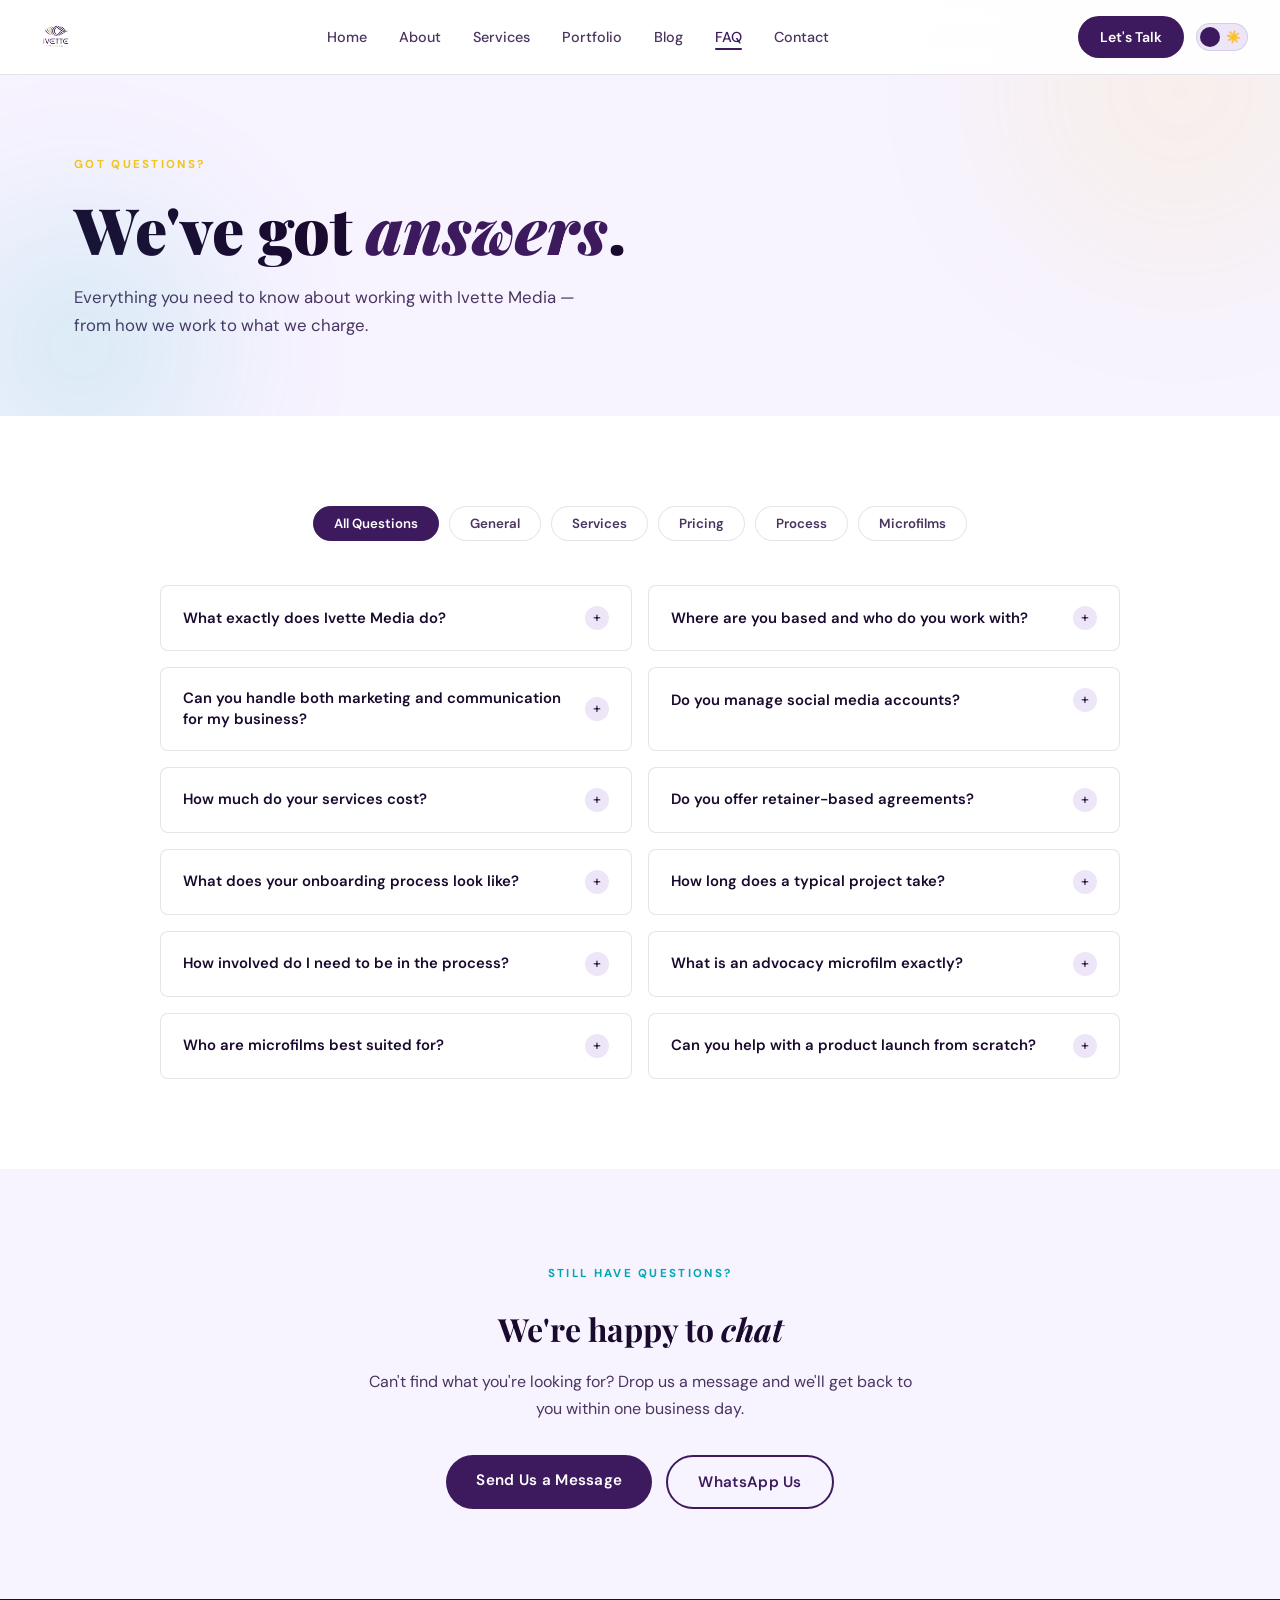
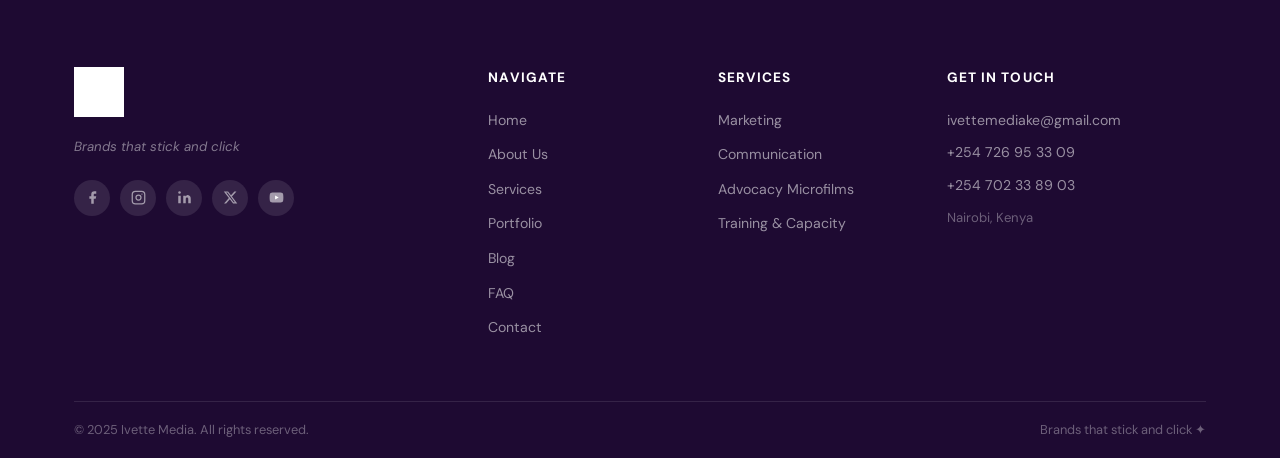
<file: faq.html>
<!DOCTYPE html>
<html lang="en">
<head>
<meta charset="UTF-8">
<meta name="viewport" content="width=device-width, initial-scale=1.0">
<meta name="description" content="Ivette Media — FAQ. Nairobi-based PR, Communication and Marketing Agency.">
<meta property="og:title" content="FAQ | Ivette Media">
<meta property="og:image" content="logo.jpg">
<meta name="theme-color" content="#3d1a5e">
<link rel="manifest" href="manifest.json">
<title>FAQ | Ivette Media</title>
<link rel="preconnect" href="https://fonts.googleapis.com">
<link href="https://fonts.googleapis.com/css2?family=Playfair+Display:wght@400;700;900&family=DM+Sans:wght@300;400;500;600&display=swap" rel="stylesheet">
<style>
*,*::before,*::after{box-sizing:border-box;margin:0;padding:0}
html{scroll-behavior:smooth}
body{font-family:'DM Sans',sans-serif;background:var(--bg);color:var(--txt);transition:background .3s,color .3s;overflow-x:hidden;line-height:1.6}

/* ── LIGHT MODE ── */
:root{
  --bg:#fff;
  --bg2:#f7f3ff;
  --bg3:#ede6f8;
  --card:#fff;
  --card2:#f0eaf9;
  --txt:#1a0a2e;
  --txt2:#4a3460;
  --txt3:#8b7ba8;
  --border:rgba(61,26,94,.12);
  --navbg:rgba(255,255,255,.93);
  --purple:#3d1a5e;
  --purpleL:#5b2d8e;
  --purpleD:#1e0a32;
  --teal:#00a8b5;
  --gold:#f5c518;
  --pink:#e91e8c;
  --orange:#f57c00;
  --shadow:0 4px 28px rgba(61,26,94,.13);
  --shadowL:0 16px 56px rgba(61,26,94,.18);
  --r:16px;
  --r2:8px;
  --t:.3s cubic-bezier(.4,0,.2,1);
}
/* ── DARK MODE ── */
[data-theme=dark]{
  --bg:#0c0718;
  --bg2:#150e26;
  --bg3:#1c1334;
  --card:#1a1130;
  --card2:#211840;
  --txt:#ede6f8;
  --txt2:#c4aadf;
  --txt3:#7a6a98;
  --border:rgba(196,170,223,.12);
  --navbg:rgba(12,7,24,.94);
  --shadow:0 4px 28px rgba(0,0,0,.45);
  --shadowL:0 16px 56px rgba(0,0,0,.55);
}

/* ── NAV ── */
.nav{position:fixed;top:0;left:0;right:0;z-index:999;display:flex;align-items:center;gap:12px;padding:14px 32px;background:var(--navbg);backdrop-filter:blur(14px);border-bottom:1px solid var(--border);transition:box-shadow var(--t),background var(--t)}
.nav.scrolled{box-shadow:var(--shadow)}
.nav-logo img{height:46px;width:auto;display:block;transition:opacity var(--t)}
[data-theme=dark] .nav-logo img{filter:drop-shadow(0 0 6px rgba(180,120,255,.4))}
.nav-links{display:flex;list-style:none;gap:32px;margin:0 auto}
.nav-links a{font-size:.9rem;font-weight:500;color:var(--txt2);text-decoration:none;position:relative;transition:color var(--t)}
.nav-links a::after{content:'';position:absolute;bottom:-4px;left:0;width:0;height:2px;background:var(--purple);border-radius:2px;transition:width var(--t)}
.nav-links a:hover,.nav-links a.active{color:var(--purple)}
[data-theme=dark] .nav-links a:hover,[data-theme=dark] .nav-links a.active{color:var(--teal)}
.nav-links a:hover::after,.nav-links a.active::after{width:100%}
[data-theme=dark] .nav-links a::after{background:var(--teal)}
.nav-cta{background:var(--purple);color:#fff;padding:10px 22px;border-radius:50px;font-size:.88rem;font-weight:600;text-decoration:none;transition:var(--t);white-space:nowrap}
.nav-cta:hover{background:var(--purpleL);transform:translateY(-2px);box-shadow:0 8px 20px rgba(61,26,94,.3)}

/* dark mode toggle */
.dm-toggle{cursor:pointer;background:var(--bg3);border:1.5px solid var(--border);border-radius:50px;width:52px;height:28px;position:relative;flex-shrink:0;transition:background var(--t);display:flex;align-items:center;padding:3px}
.dm-toggle::before{content:'';position:absolute;left:3px;width:20px;height:20px;border-radius:50%;background:var(--purple);transition:transform var(--t),background var(--t)}
.dm-toggle .dm-icon{position:absolute;font-size:12px;transition:opacity .2s}
.dm-icon.sun{right:6px;opacity:1}
.dm-icon.moon{left:6px;opacity:0}
[data-theme=dark] .dm-toggle::before{transform:translateX(24px);background:var(--teal)}
[data-theme=dark] .dm-icon.sun{opacity:0}
[data-theme=dark] .dm-icon.moon{opacity:1}

/* hamburger */
.hamburger{display:none;flex-direction:column;gap:5px;background:none;border:none;cursor:pointer;padding:4px;flex-shrink:0}
.hamburger span{display:block;width:24px;height:2px;background:var(--purple);border-radius:2px;transition:var(--t)}
[data-theme=dark] .hamburger span{background:var(--teal)}

/* mobile menu */
.mobile-nav{display:none;position:fixed;top:74px;left:0;right:0;background:var(--card);border-bottom:2px solid var(--purple);z-index:998;padding:8px 0}
.mobile-nav.open{display:block}
.mobile-nav a{display:block;padding:14px 32px;font-weight:500;color:var(--txt2);text-decoration:none;transition:color var(--t),background var(--t)}
.mobile-nav a:hover{color:var(--purple);background:var(--bg3)}
[data-theme=dark] .mobile-nav a:hover{color:var(--teal)}

/* ── BUTTONS ── */
.btn{display:inline-block;padding:13px 30px;border-radius:50px;font-weight:600;font-size:.95rem;text-decoration:none;transition:var(--t);letter-spacing:.02em}
.btn-purple{background:var(--purple);color:#fff}
.btn-purple:hover{background:var(--purpleL);transform:translateY(-3px);box-shadow:0 12px 30px rgba(61,26,94,.3)}
.btn-outline{border:2px solid var(--purple);color:var(--purple)}
.btn-outline:hover{background:var(--purple);color:#fff;transform:translateY(-3px)}
[data-theme=dark] .btn-outline{border-color:var(--teal);color:var(--teal)}
[data-theme=dark] .btn-outline:hover{background:var(--teal);color:#fff}
.btn-white{background:#fff;color:var(--purple)}
.btn-white:hover{transform:translateY(-3px);box-shadow:0 12px 28px rgba(0,0,0,.2)}

/* ── LABELS ── */
.label{display:inline-block;font-size:.72rem;font-weight:700;letter-spacing:.2em;text-transform:uppercase;color:var(--teal);margin-bottom:10px}
.sec-hd{text-align:center;margin-bottom:56px}
.sec-hd h2{font-family:'Playfair Display',serif;font-size:clamp(2rem,4vw,3rem);font-weight:700;color:var(--txt);line-height:1.2}
.sec-hd h2 em{color:var(--purple);font-style:italic}
[data-theme=dark] .sec-hd h2 em{color:var(--teal)}
.sec-hd p{color:var(--txt2);max-width:520px;margin:14px auto 0;font-size:1rem}

/* ── LAYOUT ── */
.container{max-width:1180px;margin:0 auto;padding:0 24px}
section{padding:90px 0}

/* ── HERO ── */
.hero{min-height:100vh;display:flex;align-items:center;background:var(--bg);padding:140px 5% 80px;gap:60px;position:relative;overflow:hidden}
.hero-blob{position:absolute;border-radius:50%;filter:blur(90px);opacity:.13;pointer-events:none}
.hb1{width:500px;height:500px;background:var(--purple);top:-120px;right:-80px;animation:flt 9s ease-in-out infinite}
.hb2{width:380px;height:380px;background:var(--teal);bottom:-80px;left:-80px;animation:flt 7s 2s ease-in-out infinite}
[data-theme=dark] .hero-blob{opacity:.22}
@keyframes flt{0%,100%{transform:translateY(0)}50%{transform:translateY(-28px)}}
.hero-text{flex:1;max-width:600px;animation:fadeUp .7s ease both}
@keyframes fadeUp{from{opacity:0;transform:translateY(36px)}to{opacity:1;transform:translateY(0)}}
.hero-eyebrow{font-size:.8rem;font-weight:700;letter-spacing:.2em;text-transform:uppercase;color:var(--teal);margin-bottom:16px}
.hero h1{font-family:'Playfair Display',serif;font-size:clamp(3rem,6vw,5.5rem);font-weight:900;line-height:1.05;color:var(--txt);margin-bottom:22px}
.hero h1 em{color:var(--purple);font-style:italic}
[data-theme=dark] .hero h1 em{color:var(--teal)}
.hero-sub{color:var(--txt2);font-size:1.08rem;max-width:480px;margin-bottom:36px;line-height:1.72}
.hero-btns{display:flex;gap:14px;flex-wrap:wrap}
.hero-visual{flex:1;display:flex;justify-content:center;align-items:center;animation:fadeUp .7s .2s ease both}
.eye-wrap{position:relative;width:320px;height:190px}
.eye-shape{width:100%;height:100%;background:var(--purple);border-radius:50% 50% 50% 50%/30% 30% 70% 70%;display:flex;align-items:center;justify-content:center;box-shadow:var(--shadowL);overflow:hidden;position:relative}
.eye-stripes{display:flex;gap:3px;align-items:flex-end;height:110px}
.es{width:20px;border-radius:3px}
.es1{height:38%;background:var(--pink)}
.es2{height:58%;background:var(--orange)}
.es3{height:78%;background:var(--gold)}
.es4{height:62%;background:var(--teal)}
.es5{height:95%;background:rgba(255,255,255,.75)}
.pill{position:absolute;background:var(--card);color:var(--purple);font-size:.75rem;font-weight:700;padding:7px 16px;border-radius:50px;box-shadow:var(--shadow);white-space:nowrap;animation:flt 6s ease-in-out infinite}
.pill1{top:10px;right:-20px}
.pill2{bottom:18px;right:-10px;animation-delay:2s}
.pill3{top:50%;left:-20px;transform:translateY(-50%);animation-delay:4s}
[data-theme=dark] .pill{color:var(--purple);background:#ede6f8}

/* ── TICKER ── */
.ticker{background:var(--purple);overflow:hidden;padding:13px 0}
.ticker-track{display:flex;gap:36px;width:max-content;animation:tick 32s linear infinite}
.ticker-track span{color:rgba(255,255,255,.82);font-size:.8rem;font-weight:500;letter-spacing:.08em;text-transform:uppercase;white-space:nowrap}
.ticker-dot{color:var(--gold)!important;font-size:.6rem}
@keyframes tick{from{transform:translateX(0)}to{transform:translateX(-50%)}}

/* ── INTRO ── */
.intro{background:var(--bg)}
.intro-grid{display:grid;grid-template-columns:1fr 1fr;gap:60px;align-items:start;margin-bottom:64px}
.intro-grid h2{font-family:'Playfair Display',serif;font-size:clamp(1.9rem,3.5vw,2.7rem);font-weight:700;color:var(--txt);line-height:1.2;margin-top:10px}
.intro-grid h2 em{color:var(--purple);font-style:italic}
[data-theme=dark] .intro-grid h2 em{color:var(--teal)}
.intro-grid p{color:var(--txt2);line-height:1.75;margin-bottom:14px}
.link-arr{color:var(--purple);font-weight:600;font-size:.95rem;text-decoration:none;transition:letter-spacing var(--t)}
.link-arr:hover{letter-spacing:.04em}
[data-theme=dark] .link-arr{color:var(--teal)}
.stats{display:grid;grid-template-columns:repeat(4,1fr);gap:20px}
.stat{background:var(--bg3);border:1px solid var(--border);border-radius:var(--r);padding:30px 20px;text-align:center;transition:transform var(--t),box-shadow var(--t)}
.stat:hover{transform:translateY(-6px);box-shadow:var(--shadow)}
.stat-n{display:block;font-family:'Playfair Display',serif;font-size:2.8rem;font-weight:900;color:var(--purple);line-height:1;margin-bottom:6px}
[data-theme=dark] .stat-n{color:var(--teal)}
.stat-l{font-size:.78rem;color:var(--txt3);font-weight:500;text-transform:uppercase;letter-spacing:.1em}

/* ── SERVICE CARDS ── */
.svc-grid{display:grid;grid-template-columns:repeat(3,1fr);gap:22px}
.svc-card{background:var(--card);border:1px solid var(--border);border-radius:var(--r);padding:36px 28px;text-decoration:none;display:block;position:relative;overflow:hidden;transition:transform var(--t),box-shadow var(--t)}
.svc-card::before{content:'';position:absolute;top:0;left:0;right:0;height:4px}
.svc-c1::before{background:var(--purple)}
.svc-c2::before{background:var(--teal)}
.svc-c3::before{background:var(--pink)}
.svc-card:hover{transform:translateY(-8px);box-shadow:var(--shadowL)}
.svc-icon{font-size:2.4rem;margin-bottom:18px}
.svc-card h3{font-family:'Playfair Display',serif;font-size:1.35rem;font-weight:700;color:var(--txt);margin-bottom:10px}
.svc-card p{color:var(--txt2);font-size:.93rem;line-height:1.65;margin-bottom:20px}
.svc-arr{color:var(--purple);font-size:1.1rem;font-weight:700;display:inline-block;transition:transform var(--t)}
[data-theme=dark] .svc-arr{color:var(--teal)}
.svc-card:hover .svc-arr{transform:translateX(8px)}

/* ── CLIENT TILES ── */
.client-grid{display:grid;grid-template-columns:repeat(3,1fr);gap:18px}
.ctile{border:1px solid var(--border);border-radius:var(--r);padding:28px 24px;transition:transform var(--t),box-shadow var(--t)}
.ctile:hover{transform:translateY(-6px);box-shadow:var(--shadow)}
.ct1{background:rgba(61,26,94,.05)} .ct2{background:rgba(0,168,181,.06)} .ct3{background:rgba(245,197,24,.06)}
.ct4{background:rgba(233,30,140,.05)} .ct5{background:rgba(76,175,80,.06)} .ct6{background:rgba(245,124,0,.05)}
[data-theme=dark] .ct1{background:rgba(61,26,94,.35)} [data-theme=dark] .ct2{background:rgba(0,168,181,.18)}
[data-theme=dark] .ct3{background:rgba(245,197,24,.15)} [data-theme=dark] .ct4{background:rgba(233,30,140,.15)}
[data-theme=dark] .ct5{background:rgba(76,175,80,.15)} [data-theme=dark] .ct6{background:rgba(245,124,0,.15)}
.ctile-icon{font-size:1.9rem;margin-bottom:12px}
.ctile h4{font-weight:700;color:var(--txt);margin-bottom:6px;font-size:.97rem}
.ctile p{color:var(--txt3);font-size:.85rem;line-height:1.5}

/* ── CTA BANNER ── */
.cta-banner{background:var(--purple);padding:76px 0;text-align:center;position:relative;overflow:hidden}
.cta-banner::before{content:'';position:absolute;top:-100px;right:-100px;width:380px;height:380px;background:var(--purpleL);border-radius:50%;opacity:.35}
.cta-banner h2{font-family:'Playfair Display',serif;font-size:clamp(1.8rem,3.5vw,2.8rem);color:#fff;font-weight:700;margin-bottom:10px;position:relative}
.cta-banner p{color:rgba(255,255,255,.75);font-size:1.05rem;margin-bottom:30px;position:relative}

/* ── FOOTER ── */
.footer{background:var(--purpleD);color:rgba(255,255,255,.75);padding:68px 0 0}
.footer-grid{display:grid;grid-template-columns:2fr 1fr 1fr 1.4fr;gap:44px;margin-bottom:52px}
.footer-logo img{height:50px;width:auto;margin-bottom:12px;filter:brightness(0) invert(1)}
.footer-tag{color:rgba(255,255,255,.45);font-size:.83rem;font-style:italic;margin-bottom:22px}
.socials{display:flex;gap:10px;flex-wrap:wrap}
.s-icon{width:36px;height:36px;border-radius:50%;background:rgba(255,255,255,.1);display:flex;align-items:center;justify-content:center;color:rgba(255,255,255,.65);text-decoration:none;transition:var(--t)}
.s-icon svg{width:15px;height:15px}
.s-icon:hover{background:var(--teal);color:#fff;transform:translateY(-3px)}
.footer h5{color:#fff;font-weight:700;font-size:.85rem;letter-spacing:.08em;text-transform:uppercase;margin-bottom:18px}
.footer ul{list-style:none}
.footer ul li{margin-bottom:9px}
.footer a{color:rgba(255,255,255,.55);text-decoration:none;font-size:.88rem;transition:color var(--t)}
.footer a:hover{color:var(--teal)}
.footer-contact p{margin-bottom:7px}
.footer-bottom{border-top:1px solid rgba(255,255,255,.1);padding:18px 0;display:flex;justify-content:space-between;font-size:.8rem;color:rgba(255,255,255,.35);flex-wrap:wrap;gap:8px}

/* ── PAGE HERO ── */
.page-hero{background:var(--bg2);padding:150px 0 76px;position:relative;overflow:hidden}
.page-hero .blob{position:absolute;border-radius:50%;filter:blur(80px);opacity:.12;pointer-events:none}
[data-theme=dark] .page-hero .blob{opacity:.25}
.page-hero h1{font-family:'Playfair Display',serif;font-size:clamp(2.4rem,5vw,4.2rem);font-weight:900;color:var(--txt);line-height:1.1;margin:10px 0 18px;max-width:680px}
.page-hero h1 em{color:var(--purple);font-style:italic}
[data-theme=dark] .page-hero h1 em{color:var(--teal)}
.page-hero p{color:var(--txt2);font-size:1.05rem;max-width:540px;line-height:1.7}

/* ── ABOUT ── */
.mission-grid{display:grid;grid-template-columns:repeat(3,1fr);gap:22px}
.mc{border-radius:var(--r);padding:36px 28px}
.mc-p{background:var(--purple);color:#fff}
.mc-t{background:var(--teal);color:#fff}
.mc-l{background:var(--bg3);color:var(--txt)}
.mc-label{display:block;font-size:.7rem;font-weight:700;letter-spacing:.18em;text-transform:uppercase;margin-bottom:14px;opacity:.7}
.mc p{font-size:.93rem;line-height:1.7}
.founder-grid{display:grid;grid-template-columns:300px 1fr;gap:72px;align-items:center}
.founder-visual{position:relative}
.founder-avatar{width:280px;height:320px;background:linear-gradient(135deg,var(--purple),var(--purpleL));border-radius:40% 60% 60% 40%/50% 50% 60% 40%;display:flex;align-items:center;justify-content:center;box-shadow:var(--shadowL)}
.founder-initials{font-family:'Playfair Display',serif;font-size:5rem;font-weight:900;color:rgba(255,255,255,.25)}
.founder-badge{position:absolute;top:-14px;right:-24px;background:var(--purple);color:#fff;border-radius:12px;padding:12px 16px;text-align:center;line-height:1.2;box-shadow:var(--shadow)}
.founder-badge strong{display:block;font-size:.88rem}
.founder-badge span{font-size:.75rem;opacity:.75}
.founder-accent{position:absolute;width:70px;height:70px;background:var(--gold);border-radius:50%;bottom:-18px;left:-18px;opacity:.8}
.founder-bio h2{font-family:'Playfair Display',serif;font-size:2.4rem;font-weight:900;color:var(--txt);margin:8px 0 4px}
.founder-role{color:var(--teal);font-weight:600;margin-bottom:22px}
.founder-bio p{color:var(--txt2);line-height:1.75;margin-bottom:14px}
.tags{display:flex;flex-wrap:wrap;gap:9px;margin-top:20px}
.tag{background:var(--bg3);color:var(--purple);padding:5px 14px;border-radius:50px;font-size:.8rem;font-weight:600;border:1px solid var(--border)}
[data-theme=dark] .tag{color:var(--teal)}
.values-grid{display:grid;grid-template-columns:repeat(3,1fr);gap:20px;margin-bottom:44px}
.vcard{background:var(--bg3);border:1px solid var(--border);border-radius:var(--r);padding:32px 26px;position:relative;overflow:hidden;transition:transform var(--t),box-shadow var(--t)}
.vcard:hover{transform:translateY(-6px);box-shadow:var(--shadow)}
.vnum{font-family:'Playfair Display',serif;font-size:3rem;font-weight:900;color:var(--purple);opacity:.1;position:absolute;top:10px;right:18px;line-height:1}
.vcard h4{font-weight:700;color:var(--txt);margin-bottom:8px}
.vcard p{color:var(--txt2);font-size:.88rem;line-height:1.6}
.quote-block{font-family:'Playfair Display',serif;font-size:1.28rem;font-style:italic;color:var(--purple);text-align:center;max-width:680px;margin:0 auto;padding:36px 40px;background:var(--bg3);border-radius:var(--r);border-left:4px solid var(--purple);line-height:1.65}
[data-theme=dark] .quote-block{color:var(--teal);border-left-color:var(--teal)}

/* ── SERVICES PAGE ── */
.svc-tabs{display:flex;gap:10px;flex-wrap:wrap;justify-content:center;background:var(--bg3);padding:14px 24px;position:sticky;top:74px;z-index:100;border-bottom:1px solid var(--border)}
.stab{padding:9px 20px;border-radius:50px;font-size:.86rem;font-weight:600;color:var(--txt2);background:var(--card);border:1px solid var(--border);text-decoration:none;transition:var(--t)}
.stab:hover,.stab.active{background:var(--purple);color:#fff;border-color:var(--purple)}
[data-theme=dark] .stab:hover,[data-theme=dark] .stab.active{background:var(--teal);border-color:var(--teal)}
.svc-detail{padding:76px 0}
.svc-detail.alt{background:var(--bg2)}
.svc-detail.dark-sec{background:var(--purpleD)}
.svc-detail.dark-sec h2,.svc-detail.dark-sec .label{color:#fff}
.svc-detail.dark-sec .sd-desc{color:rgba(255,255,255,.7)}
.sd-head{display:flex;gap:28px;align-items:flex-start;margin-bottom:44px}
.sd-icon{font-size:3.2rem;flex-shrink:0;margin-top:6px}
.sd-head h2{font-family:'Playfair Display',serif;font-size:clamp(1.8rem,3vw,2.4rem);font-weight:700;color:var(--txt);margin:6px 0 10px}
.sd-desc{color:var(--txt2);font-size:.97rem;line-height:1.7;max-width:560px}
.sd-items{display:grid;grid-template-columns:repeat(2,1fr);gap:18px}
.sd-item{display:flex;gap:14px;align-items:flex-start;background:var(--card);border:1px solid var(--border);border-radius:var(--r2);padding:18px;transition:box-shadow var(--t)}
.svc-detail.alt .sd-item{background:var(--card)}
.sd-item:hover{box-shadow:var(--shadow)}
.sd-dot{width:10px;height:10px;border-radius:50%;background:var(--purple);flex-shrink:0;margin-top:5px}
.sd-dot.teal{background:var(--teal)}
.sd-item strong{display:block;font-weight:600;color:var(--txt);margin-bottom:3px;font-size:.93rem}
.sd-item p{color:var(--txt3);font-size:.83rem;line-height:1.5}
.mf-cards{display:grid;grid-template-columns:repeat(4,1fr);gap:18px}
.mf-card{background:rgba(255,255,255,.08);border:1px solid rgba(255,255,255,.12);border-radius:var(--r);padding:26px 20px;text-align:center;transition:var(--t)}
.mf-card:hover{background:rgba(255,255,255,.15);transform:translateY(-6px)}
.mf-card span{font-size:1.9rem;display:block;margin-bottom:12px}
.mf-card h4{color:#fff;font-weight:700;margin-bottom:7px;font-size:.92rem}
.mf-card p{color:rgba(255,255,255,.58);font-size:.8rem;line-height:1.5}
.tr-grid{display:grid;grid-template-columns:repeat(3,1fr);gap:14px}
.tr-item{display:flex;align-items:center;gap:12px;background:var(--card);border:1px solid var(--border);border-radius:var(--r2);padding:16px 18px;font-weight:500;font-size:.88rem;color:var(--txt);transition:var(--t)}
.tr-item:hover{border-color:var(--teal);transform:translateX(6px);box-shadow:var(--shadow)}
.tr-item span{font-size:1.3rem;flex-shrink:0}
.why-grid{display:grid;grid-template-columns:repeat(4,1fr);gap:18px}
.why-item{text-align:center;padding:26px 14px;border-radius:var(--r);background:var(--bg3);transition:var(--t)}
.why-item:hover{background:var(--purple);color:#fff}
.why-item:hover h4{color:#fff}
.why-icon{font-size:1.9rem;margin-bottom:11px;transition:transform var(--t)}
.why-item:hover .why-icon{transform:scale(1.2)}
.why-item h4{font-size:.87rem;font-weight:600;color:var(--txt);transition:color var(--t)}
[data-theme=dark] .why-item:hover{background:var(--teal)}

/* ── CONTACT ── */
.contact-grid{display:grid;grid-template-columns:1fr 400px;gap:56px;align-items:start}
.contact-grid h3{font-family:'Playfair Display',serif;font-size:1.55rem;font-weight:700;color:var(--txt);margin-bottom:26px}
.form{display:flex;flex-direction:column;gap:18px}
.form-row{display:grid;grid-template-columns:1fr 1fr;gap:18px}
.form-group{display:flex;flex-direction:column;gap:7px}
.form-group label{font-size:.83rem;font-weight:600;color:var(--txt)}
.form-group input,.form-group select,.form-group textarea{padding:11px 15px;border-radius:var(--r2);border:1.5px solid var(--border);font-family:'DM Sans',sans-serif;font-size:.93rem;color:var(--txt);background:var(--card);outline:none;transition:border-color var(--t),box-shadow var(--t)}
.form-group input:focus,.form-group select:focus,.form-group textarea:focus{border-color:var(--purple);box-shadow:0 0 0 3px rgba(61,26,94,.08)}
[data-theme=dark] .form-group input:focus,[data-theme=dark] .form-group select:focus,[data-theme=dark] .form-group textarea:focus{border-color:var(--teal);box-shadow:0 0 0 3px rgba(0,168,181,.12)}
.form-group textarea{resize:vertical;min-height:120px}
.form-submit{background:var(--purple);color:#fff;border:none;border-radius:50px;padding:13px 30px;font-family:'DM Sans',sans-serif;font-size:.95rem;font-weight:600;cursor:pointer;transition:var(--t)}
.form-submit:hover{background:var(--purpleL);transform:translateY(-2px);box-shadow:var(--shadow)}
.form-success{display:none;background:rgba(0,168,181,.12);border:1px solid var(--teal);border-radius:var(--r2);padding:14px;color:var(--teal);font-weight:600;text-align:center;margin-top:4px}
.form-success.show{display:block}
.ci-cards{display:flex;flex-direction:column;gap:14px;margin-bottom:28px}
.ci-card{display:flex;align-items:flex-start;gap:14px;padding:18px;border-radius:var(--r2);background:var(--bg3);border:1px solid var(--border)}
.ci-icon{font-size:1.3rem;flex-shrink:0}
.ci-label{display:block;font-size:.7rem;font-weight:700;letter-spacing:.14em;text-transform:uppercase;color:var(--txt3);margin-bottom:3px}
.ci-val{display:block;color:var(--txt);font-weight:500;font-size:.88rem;text-decoration:none;transition:color var(--t)}
.ci-val:hover{color:var(--purple)}
[data-theme=dark] .ci-val:hover{color:var(--teal)}
.contact-socials h4{font-weight:700;color:var(--txt);margin-bottom:14px;font-size:.93rem}
.s-icons-lg{display:flex;flex-wrap:wrap;gap:9px;margin-bottom:24px}
.s-icon-lg{display:flex;align-items:center;gap:7px;background:var(--bg3);border:1px solid var(--border);border-radius:50px;padding:7px 15px 7px 11px;color:var(--txt);font-size:.8rem;font-weight:600;text-decoration:none;transition:var(--t)}
.s-icon-lg svg{width:15px;height:15px}
.s-icon-lg:hover{background:var(--purple);color:#fff;border-color:var(--purple)}
[data-theme=dark] .s-icon-lg:hover{background:var(--teal);border-color:var(--teal)}
.wa-btn{display:flex;align-items:center;justify-content:center;gap:9px;background:#25D366;color:#fff;border-radius:50px;padding:13px 24px;font-weight:700;font-size:.93rem;text-decoration:none;transition:var(--t);width:100%}
.wa-btn:hover{background:#128C7E;transform:translateY(-3px);box-shadow:0 10px 24px rgba(37,211,102,.3)}

/* ── RESPONSIVE ── */
@media(max-width:1024px){
  .hero{flex-direction:column;text-align:center;padding:140px 5% 60px}
  .hero-visual{width:100%}
  .intro-grid{grid-template-columns:1fr;gap:30px}
  .stats{grid-template-columns:repeat(2,1fr)}
  .svc-grid{grid-template-columns:repeat(2,1fr)}
  .client-grid{grid-template-columns:repeat(2,1fr)}
  .footer-grid{grid-template-columns:1fr 1fr;gap:30px}
  .mission-grid{grid-template-columns:1fr}
  .founder-grid{grid-template-columns:1fr;gap:40px}
  .founder-avatar{width:220px;height:260px;margin:0 auto}
  .values-grid{grid-template-columns:repeat(2,1fr)}
  .sd-items{grid-template-columns:1fr}
  .mf-cards{grid-template-columns:repeat(2,1fr)}
  .tr-grid{grid-template-columns:repeat(2,1fr)}
  .why-grid{grid-template-columns:repeat(2,1fr)}
  .contact-grid{grid-template-columns:1fr}
}
@media(max-width:768px){
  .nav-links,.nav-cta{display:none}
  .hamburger{display:flex}
  .svc-grid{grid-template-columns:1fr}
  .client-grid{grid-template-columns:1fr}
  .footer-grid{grid-template-columns:1fr}
  .values-grid{grid-template-columns:1fr}
  .mf-cards{grid-template-columns:1fr}
  .why-grid{grid-template-columns:repeat(2,1fr)}
  .form-row{grid-template-columns:1fr}
  .tr-grid{grid-template-columns:1fr}
  .footer-bottom{flex-direction:column;text-align:center}
}
</style>
<style>
/* ── PORTFOLIO ── */
.portfolio-filter{display:flex;gap:10px;flex-wrap:wrap;justify-content:center;margin-bottom:48px}
.pf-btn{padding:9px 22px;border-radius:50px;font-size:.85rem;font-weight:600;border:1.5px solid var(--border);background:var(--card);color:var(--txt2);cursor:pointer;transition:var(--t);font-family:'DM Sans',sans-serif}
.pf-btn:hover,.pf-btn.active{background:var(--purple);color:#fff;border-color:var(--purple)}
[data-theme=dark] .pf-btn:hover,[data-theme=dark] .pf-btn.active{background:var(--teal);border-color:var(--teal)}
.portfolio-grid{display:grid;grid-template-columns:repeat(3,1fr);gap:24px}
.pcard{border-radius:var(--r);overflow:hidden;background:var(--card);border:1px solid var(--border);transition:transform var(--t),box-shadow var(--t);cursor:pointer}
.pcard:hover{transform:translateY(-8px);box-shadow:var(--shadowL)}
.pcard-visual{height:200px;display:flex;align-items:center;justify-content:center;font-size:4rem;position:relative;overflow:hidden}
.pv1{background:linear-gradient(135deg,#3d1a5e,#5b2d8e)}
.pv2{background:linear-gradient(135deg,#00a8b5,#006b75)}
.pv3{background:linear-gradient(135deg,#e91e8c,#9c0060)}
.pv4{background:linear-gradient(135deg,#f57c00,#bf5400)}
.pv5{background:linear-gradient(135deg,#3d1a5e,#00a8b5)}
.pv6{background:linear-gradient(135deg,#f5c518,#e91e8c)}
.pcard-body{padding:22px}
.pcard-tag{font-size:.72rem;font-weight:700;letter-spacing:.15em;text-transform:uppercase;color:var(--teal);margin-bottom:8px;display:block}
.pcard-body h3{font-family:'Playfair Display',serif;font-size:1.1rem;font-weight:700;color:var(--txt);margin-bottom:8px;line-height:1.3}
.pcard-body p{color:var(--txt2);font-size:.85rem;line-height:1.55;margin-bottom:14px}
.pcard-result{display:inline-flex;align-items:center;gap:6px;background:var(--bg3);border-radius:50px;padding:5px 13px;font-size:.78rem;font-weight:600;color:var(--purple)}
[data-theme=dark] .pcard-result{color:var(--teal)}
.pcard[data-cat].hidden{display:none}

/* ── TESTIMONIALS ── */
.testi-grid{display:grid;grid-template-columns:repeat(3,1fr);gap:22px}
.tcard{background:var(--card);border:1px solid var(--border);border-radius:var(--r);padding:30px 26px;position:relative;transition:transform var(--t),box-shadow var(--t)}
.tcard:hover{transform:translateY(-6px);box-shadow:var(--shadow)}
.tcard-quote{font-size:3rem;color:var(--purple);line-height:1;margin-bottom:12px;opacity:.3;font-family:'Playfair Display',serif}
[data-theme=dark] .tcard-quote{color:var(--teal)}
.tcard p{color:var(--txt2);font-size:.92rem;line-height:1.7;margin-bottom:20px;font-style:italic}
.tcard-author{display:flex;align-items:center;gap:12px}
.tcard-avatar{width:42px;height:42px;border-radius:50%;display:flex;align-items:center;justify-content:center;font-weight:700;font-size:.88rem;color:#fff;flex-shrink:0}
.ta1{background:var(--purple)} .ta2{background:var(--teal)} .ta3{background:var(--pink)}
.ta4{background:var(--orange)} .ta5{background:linear-gradient(135deg,var(--purple),var(--teal))} .ta6{background:var(--pink)}
.tcard-name{font-weight:700;color:var(--txt);font-size:.9rem}
.tcard-role{color:var(--txt3);font-size:.78rem}

/* ── BLOG ── */
.blog-grid{display:grid;grid-template-columns:repeat(3,1fr);gap:24px}
.bcard{background:var(--card);border:1px solid var(--border);border-radius:var(--r);overflow:hidden;transition:transform var(--t),box-shadow var(--t);text-decoration:none;display:block}
.bcard:hover{transform:translateY(-8px);box-shadow:var(--shadowL)}
.bcard-visual{height:180px;display:flex;align-items:center;justify-content:center;font-size:3.5rem;position:relative}
.bv1{background:linear-gradient(135deg,#3d1a5e22,#5b2d8e44);border-bottom:3px solid var(--purple)}
.bv2{background:linear-gradient(135deg,#00a8b522,#006b7544);border-bottom:3px solid var(--teal)}
.bv3{background:linear-gradient(135deg,#e91e8c22,#9c006044);border-bottom:3px solid var(--pink)}
.bv4{background:linear-gradient(135deg,#f5c51822,#f57c0044);border-bottom:3px solid var(--gold)}
.bv5{background:linear-gradient(135deg,#3d1a5e22,#00a8b544);border-bottom:3px solid var(--teal)}
.bv6{background:linear-gradient(135deg,#f57c0022,#e91e8c44);border-bottom:3px solid var(--orange)}
.bcard-body{padding:22px}
.bcard-meta{display:flex;align-items:center;gap:10px;margin-bottom:10px}
.bcard-cat{font-size:.7rem;font-weight:700;letter-spacing:.15em;text-transform:uppercase;color:var(--teal)}
.bcard-date{font-size:.75rem;color:var(--txt3)}
.bcard-body h3{font-family:'Playfair Display',serif;font-size:1.05rem;font-weight:700;color:var(--txt);margin-bottom:8px;line-height:1.35}
.bcard-body p{color:var(--txt2);font-size:.84rem;line-height:1.6;margin-bottom:14px}
.bcard-read{color:var(--purple);font-size:.82rem;font-weight:600;display:inline-flex;align-items:center;gap:4px;transition:gap var(--t)}
[data-theme=dark] .bcard-read{color:var(--teal)}
.bcard:hover .bcard-read{gap:8px}
.newsletter-box{background:var(--purple);border-radius:var(--r);padding:48px;text-align:center;margin-top:60px}
.newsletter-box h3{font-family:'Playfair Display',serif;font-size:1.8rem;color:#fff;margin-bottom:10px}
.newsletter-box p{color:rgba(255,255,255,.75);margin-bottom:24px}
.newsletter-form{display:flex;gap:12px;max-width:440px;margin:0 auto;flex-wrap:wrap;justify-content:center}
.newsletter-form input{flex:1;min-width:220px;padding:12px 18px;border-radius:50px;border:none;font-family:'DM Sans',sans-serif;font-size:.95rem;outline:none}
.newsletter-form button{background:var(--gold);color:var(--purple);border:none;padding:12px 24px;border-radius:50px;font-weight:700;font-size:.9rem;cursor:pointer;transition:var(--t);font-family:'DM Sans',sans-serif;white-space:nowrap}
.newsletter-form button:hover{background:#ffd740;transform:translateY(-2px)}

/* ── FAQ ── */
.faq-grid{display:grid;grid-template-columns:1fr 1fr;gap:16px;max-width:960px;margin:0 auto}
.faq-item{background:var(--card);border:1px solid var(--border);border-radius:var(--r2);overflow:hidden;transition:box-shadow var(--t)}
.faq-item:hover{box-shadow:var(--shadow)}
.faq-q{display:flex;justify-content:space-between;align-items:center;padding:20px 22px;cursor:pointer;gap:12px;user-select:none}
.faq-q h4{font-weight:600;color:var(--txt);font-size:.93rem;line-height:1.4}
.faq-icon{width:24px;height:24px;border-radius:50%;background:var(--bg3);display:flex;align-items:center;justify-content:center;font-size:.9rem;flex-shrink:0;transition:transform var(--t),background var(--t)}
.faq-item.open .faq-icon{transform:rotate(45deg);background:var(--purple);color:#fff}
[data-theme=dark] .faq-item.open .faq-icon{background:var(--teal)}
.faq-a{max-height:0;overflow:hidden;transition:max-height .4s ease,padding .3s ease}
.faq-item.open .faq-a{max-height:300px}
.faq-a p{padding:0 22px 20px;color:var(--txt2);font-size:.88rem;line-height:1.7}
.faq-cats{display:flex;gap:10px;flex-wrap:wrap;justify-content:center;margin-bottom:44px}
.faq-cat-btn{padding:8px 20px;border-radius:50px;font-size:.83rem;font-weight:600;border:1.5px solid var(--border);background:var(--card);color:var(--txt2);cursor:pointer;transition:var(--t);font-family:'DM Sans',sans-serif}
.faq-cat-btn:hover,.faq-cat-btn.active{background:var(--purple);color:#fff;border-color:var(--purple)}
[data-theme=dark] .faq-cat-btn:hover,[data-theme=dark] .faq-cat-btn.active{background:var(--teal);border-color:var(--teal)}

/* ── 404 ── */
.notfound{min-height:100vh;display:flex;align-items:center;justify-content:center;text-align:center;background:var(--bg);padding:40px 24px}
.nf-inner{max-width:540px}
.nf-code{font-family:'Playfair Display',serif;font-size:9rem;font-weight:900;color:var(--purple);line-height:1;opacity:.12;display:block;margin-bottom:-40px}
[data-theme=dark] .nf-code{color:var(--teal)}
.nf-icon{font-size:5rem;display:block;margin-bottom:20px}
.nf-inner h1{font-family:'Playfair Display',serif;font-size:2.4rem;color:var(--txt);margin-bottom:14px}
.nf-inner p{color:var(--txt2);font-size:1.05rem;margin-bottom:32px;line-height:1.7}
.nf-btns{display:flex;gap:14px;justify-content:center;flex-wrap:wrap}

@media(max-width:1024px){
  .portfolio-grid{grid-template-columns:repeat(2,1fr)}
  .testi-grid{grid-template-columns:repeat(2,1fr)}
  .blog-grid{grid-template-columns:repeat(2,1fr)}
  .faq-grid{grid-template-columns:1fr}
}
@media(max-width:768px){
  .portfolio-grid{grid-template-columns:1fr}
  .testi-grid{grid-template-columns:1fr}
  .blog-grid{grid-template-columns:1fr}
  .nf-code{font-size:6rem}
}
</style>
</head>
<body>
<nav class="nav" id="mainNav">
  <a href="index.html" class="nav-logo"><img src="logo.jpg" alt="Ivette Media"></a>
  <ul class="nav-links"><li><a href="index.html" >Home</a></li><li><a href="about.html" >About</a></li><li><a href="services.html" >Services</a></li><li><a href="portfolio.html" >Portfolio</a></li><li><a href="blog.html" >Blog</a></li><li><a href="faq.html" class="active">FAQ</a></li><li><a href="contact.html" >Contact</a></li></ul>
  <a href="contact.html" class="nav-cta">Let's Talk</a>
  <button class="dm-toggle" aria-label="Toggle dark mode"><span class="dm-icon sun">☀️</span><span class="dm-icon moon">🌙</span></button>
  <button class="hamburger" id="ham" aria-label="menu"><span></span><span></span><span></span></button>
</nav>
<div class="mobile-nav" id="mobMenu"><a href="index.html" onclick="closeMob()">Home</a><a href="about.html" onclick="closeMob()">About</a><a href="services.html" onclick="closeMob()">Services</a><a href="portfolio.html" onclick="closeMob()">Portfolio</a><a href="blog.html" onclick="closeMob()">Blog</a><a href="faq.html" onclick="closeMob()">FAQ</a><a href="contact.html" onclick="closeMob()">Contact</a></div>
<div class="page-hero">
  <div class="blob" style="width:360px;height:360px;background:var(--gold);opacity:.08;top:-90px;right:-80px"></div>
  <div class="blob" style="width:280px;height:280px;background:var(--teal);bottom:-70px;left:-60px"></div>
  <div class="container">
    <span class="label" style="color:var(--gold)">Got Questions?</span>
    <h1>We've got <em>answers</em>.</h1>
    <p>Everything you need to know about working with Ivette Media — from how we work to what we charge.</p>
  </div>
</div>

<section>
  <div class="container">
    <div class="faq-cats">
      <button class="faq-cat-btn active" data-cat="all">All Questions</button>
      <button class="faq-cat-btn" data-cat="general">General</button>
      <button class="faq-cat-btn" data-cat="services">Services</button>
      <button class="faq-cat-btn" data-cat="pricing">Pricing</button>
      <button class="faq-cat-btn" data-cat="process">Process</button>
      <button class="faq-cat-btn" data-cat="microfilms">Microfilms</button>
    </div>

    <div class="faq-grid">
      <div class="faq-item" data-cat="general">
        <div class="faq-q"><h4>What exactly does Ivette Media do?</h4><div class="faq-icon">+</div></div>
        <div class="faq-a"><p>Ivette Media is a Nairobi-based Marketing, Communications, and Advocacy Content Agency. We help brands, organisations, and changemakers tell powerful stories, build influence, and connect with their audiences authentically. Our three core service areas are Marketing, Communication, and Advocacy Microfilms — plus Training and Capacity Building for teams.</p></div>
      </div>
      <div class="faq-item" data-cat="general">
        <div class="faq-q"><h4>Where are you based and who do you work with?</h4><div class="faq-icon">+</div></div>
        <div class="faq-a"><p>We're based in Nairobi, Kenya, and we work with clients across Kenya and internationally. Our clients include SMEs, start-ups, NGOs, development organisations, corporates, foundations, health and wellness brands, agribusinesses, and personal brands. If you have a story worth telling, we want to help you tell it.</p></div>
      </div>
      <div class="faq-item" data-cat="services">
        <div class="faq-q"><h4>Can you handle both marketing and communication for my business?</h4><div class="faq-icon">+</div></div>
        <div class="faq-a"><p>Absolutely — in fact, this is one of our biggest strengths. Many agencies specialise in one or the other, but Ivette Media offers an integrated approach that combines both. This means your brand messaging stays consistent across every channel, from your social media to your internal communications to your press releases.</p></div>
      </div>
      <div class="faq-item" data-cat="services">
        <div class="faq-q"><h4>Do you manage social media accounts?</h4><div class="faq-icon">+</div></div>
        <div class="faq-a"><p>Yes! Social Media Management is one of our core marketing services. We handle strategy, content creation, scheduling, community management, and monthly performance reporting. We can manage one platform or multiple — depending on where your audience is most active.</p></div>
      </div>
      <div class="faq-item" data-cat="pricing">
        <div class="faq-q"><h4>How much do your services cost?</h4><div class="faq-icon">+</div></div>
        <div class="faq-a"><p>Our pricing is tailored to each client's needs, scope, and budget. We don't believe in one-size-fits-all packages. After an initial consultation where we understand your goals, we'll put together a custom proposal. We work with both small businesses and large organisations, so there's flexibility at every level. Contact us for a quote.</p></div>
      </div>
      <div class="faq-item" data-cat="pricing">
        <div class="faq-q"><h4>Do you offer retainer-based agreements?</h4><div class="faq-icon">+</div></div>
        <div class="faq-a"><p>Yes, we do. For ongoing services like social media management, communication support, and newsletter development, we typically work on monthly retainer agreements. This ensures you get consistent, reliable support rather than one-off interventions. Retainers also tend to offer better value than project-by-project billing.</p></div>
      </div>
      <div class="faq-item" data-cat="process">
        <div class="faq-q"><h4>What does your onboarding process look like?</h4><div class="faq-icon">+</div></div>
        <div class="faq-a"><p>We start with a discovery call to understand your brand, goals, and challenges. From there, we put together a tailored proposal and once agreed, we kick off with a brand immersion session where we dig deep into your vision, audience, and voice. We then develop a strategy, get your sign-off, and move into execution. You'll always have a clear point of contact throughout.</p></div>
      </div>
      <div class="faq-item" data-cat="process">
        <div class="faq-q"><h4>How long does a typical project take?</h4><div class="faq-icon">+</div></div>
        <div class="faq-a"><p>It depends on the scope. A brand strategy typically takes 2–4 weeks. A product launch campaign might run over 6–8 weeks. An advocacy microfilm from concept to delivery is usually 4–8 weeks depending on production complexity. We'll give you a clear timeline in your proposal and keep you updated at every milestone.</p></div>
      </div>
      <div class="faq-item" data-cat="process">
        <div class="faq-q"><h4>How involved do I need to be in the process?</h4><div class="faq-icon">+</div></div>
        <div class="faq-a"><p>As involved as you'd like to be! Some clients prefer to be hands-on at every stage, while others prefer to hand off and trust us to deliver. We structure our process to accommodate both. At minimum, we'll need your input at key decision points — strategy approval, creative review, and final sign-off.</p></div>
      </div>
      <div class="faq-item" data-cat="microfilms">
        <div class="faq-q"><h4>What is an advocacy microfilm exactly?</h4><div class="faq-icon">+</div></div>
        <div class="faq-a"><p>An advocacy microfilm is a short (typically 2–6 minute) emotionally driven documentary-style film designed to raise awareness about a social issue, shift public opinion, or inspire action. Unlike traditional ads, microfilms prioritise authentic storytelling — real voices, real locations, real emotion. They're especially powerful for NGOs, development organisations, and purpose-driven brands.</p></div>
      </div>
      <div class="faq-item" data-cat="microfilms">
        <div class="faq-q"><h4>Who are microfilms best suited for?</h4><div class="faq-icon">+</div></div>
        <div class="faq-a"><p>Microfilms are ideal for NGOs and development organisations with advocacy campaigns, corporates with CSR initiatives, health and wellness brands with a community story to tell, and any business wanting to build emotional connection with their audience. If you have a cause, a community, or a story — a microfilm can bring it to life.</p></div>
      </div>
      <div class="faq-item" data-cat="services">
        <div class="faq-q"><h4>Can you help with a product launch from scratch?</h4><div class="faq-icon">+</div></div>
        <div class="faq-a"><p>Yes — this is something we love doing. We offer end-to-end product launch support: market research, positioning strategy, branding and messaging, digital campaign setup, influencer coordination, PR outreach, field agent activation, and post-launch analytics. Whether it's a soft launch or a major market entry, we've got you covered.</p></div>
      </div>
    </div>
  </div>
</section>

<section style="background:var(--bg2)">
  <div class="container" style="text-align:center;max-width:620px;margin:0 auto">
    <span class="label">Still Have Questions?</span>
    <h2 style="font-family:'Playfair Display',serif;font-size:2rem;font-weight:700;color:var(--txt);margin:10px 0 14px">We're happy to <em>chat</em></h2>
    <p style="color:var(--txt2);margin-bottom:32px;line-height:1.7">Can't find what you're looking for? Drop us a message and we'll get back to you within one business day.</p>
    <div style="display:flex;gap:14px;justify-content:center;flex-wrap:wrap">
      <a href="contact.html" class="btn btn-purple">Send Us a Message</a>
      <a href="https://wa.me/254726953309" target="_blank" rel="noopener" class="btn btn-outline">WhatsApp Us</a>
    </div>
  </div>
</section>
<footer class="footer">
  <div class="container">
    <div class="footer-grid">
      <div>
        <a href="index.html" class="footer-logo"><img src="logo.jpg" alt="Ivette Media"></a>
        <p class="footer-tag">Brands that stick and click</p>
        <div class="socials">
          <a href="https://facebook.com/ivettemedia" target="_blank" rel="noopener" class="s-icon" aria-label="Facebook"><svg viewBox="0 0 24 24" fill="currentColor"><path d="M18 2h-3a5 5 0 0 0-5 5v3H7v4h3v8h4v-8h3l1-4h-4V7a1 1 0 0 1 1-1h3z"/></svg></a>
          <a href="https://instagram.com/ivettemedia" target="_blank" rel="noopener" class="s-icon" aria-label="Instagram"><svg viewBox="0 0 24 24" fill="none" stroke="currentColor" stroke-width="2"><rect x="2" y="2" width="20" height="20" rx="5"/><circle cx="12" cy="12" r="4"/><circle cx="17.5" cy="6.5" r="1" fill="currentColor" stroke="none"/></svg></a>
          <a href="https://linkedin.com/company/ivettemedia" target="_blank" rel="noopener" class="s-icon" aria-label="LinkedIn"><svg viewBox="0 0 24 24" fill="currentColor"><path d="M16 8a6 6 0 0 1 6 6v7h-4v-7a2 2 0 0 0-4 0v7H10V9h4v1.5A6 6 0 0 1 16 8zM2 9h4v12H2z"/><circle cx="4" cy="4" r="2"/></svg></a>
          <a href="https://twitter.com/ivettemedia" target="_blank" rel="noopener" class="s-icon" aria-label="X/Twitter"><svg viewBox="0 0 24 24" fill="currentColor"><path d="M18.244 2.25h3.308l-7.227 8.26 8.502 11.24H16.17l-5.214-6.817L4.99 21.75H1.68l7.73-8.835L1.254 2.25H8.08l4.713 6.231zm-1.161 17.52h1.833L7.084 4.126H5.117z"/></svg></a>
          <a href="https://youtube.com/@ivettemedia" target="_blank" rel="noopener" class="s-icon" aria-label="YouTube"><svg viewBox="0 0 24 24" fill="currentColor"><path d="M22.54 6.42a2.78 2.78 0 0 0-1.95-1.96C18.88 4 12 4 12 4s-6.88 0-8.59.46a2.78 2.78 0 0 0-1.95 1.96A29 29 0 0 0 1 12a29 29 0 0 0 .46 5.58 2.78 2.78 0 0 0 1.95 1.95C5.12 20 12 20 12 20s6.88 0 8.59-.46a2.78 2.78 0 0 0 1.95-1.95A29 29 0 0 0 23 12a29 29 0 0 0-.46-5.58z"/><polygon points="9.75 15.02 15.5 12 9.75 8.98 9.75 15.02" fill="white"/></svg></a>
        </div>
      </div>
      <div><h5>Navigate</h5><ul>
        <li><a href="index.html">Home</a></li><li><a href="about.html">About Us</a></li>
        <li><a href="services.html">Services</a></li><li><a href="portfolio.html">Portfolio</a></li>
        <li><a href="blog.html">Blog</a></li><li><a href="faq.html">FAQ</a></li>
        <li><a href="contact.html">Contact</a></li>
      </ul></div>
      <div><h5>Services</h5><ul>
        <li><a href="services.html#marketing">Marketing</a></li>
        <li><a href="services.html#communication">Communication</a></li>
        <li><a href="services.html#microfilms">Advocacy Microfilms</a></li>
        <li><a href="services.html#training">Training &amp; Capacity</a></li>
      </ul></div>
      <div class="footer-contact"><h5>Get in Touch</h5>
        <p><a href="mailto:ivettemediake&#64;gmail&#46;com">ivettemediake&#64;gmail&#46;com</a></p>
        <p><a href="tel:+254726953309">+254 726 95 33 09</a></p>
        <p><a href="tel:+254702338903">+254 702 33 89 03</a></p>
        <p style="margin-top:10px;color:rgba(255,255,255,.35);font-size:.82rem">Nairobi, Kenya</p>
      </div>
    </div>
    <div class="footer-bottom">
      <p>© 2025 Ivette Media. All rights reserved.</p>
      <p>Brands that stick and click ✦</p>
    </div>
  </div>
</footer>
<script>
(function() {
  // ── 1. DARK MODE (runs immediately, before render) ──
  var root = document.documentElement;
  var saved = localStorage.getItem('im-theme') || 'light';
  root.setAttribute('data-theme', saved);

  function toggleDM() {
    var current = root.getAttribute('data-theme');
    var next = current === 'dark' ? 'light' : 'dark';
    root.setAttribute('data-theme', next);
    localStorage.setItem('im-theme', next);
  }

  // Wait for DOM then attach toggle listeners
  document.addEventListener('DOMContentLoaded', function() {

    document.querySelectorAll('.dm-toggle').forEach(function(btn) {
      btn.addEventListener('click', toggleDM);
    });

    // ── 2. NAV SCROLL ──
    var navEl = document.getElementById('mainNav');
    window.addEventListener('scroll', function() {
      if (navEl) navEl.classList.toggle('scrolled', window.scrollY > 40);
    });

    // ── 3. MOBILE MENU ──
    var ham = document.getElementById('ham');
    var mob = document.getElementById('mobMenu');
    var mOpen = false;
    if (ham) {
      ham.addEventListener('click', function() {
        mOpen = !mOpen;
        if (mob) mob.classList.toggle('open', mOpen);
      });
    }

    // ── 4. SERVICE TABS ──
    var tabs = document.querySelectorAll('.stab');
    if (tabs.length) {
      var secs = document.querySelectorAll('.svc-detail[id]');
      if ('IntersectionObserver' in window) {
        var io = new IntersectionObserver(function(entries) {
          entries.forEach(function(e) {
            if (e.isIntersecting) {
              tabs.forEach(function(t) {
                t.classList.toggle('active', t.getAttribute('href') === '#' + e.target.id);
              });
            }
          });
        }, { rootMargin: '-50% 0px -50% 0px' });
        secs.forEach(function(s) { io.observe(s); });
      }
      tabs.forEach(function(t) {
        t.addEventListener('click', function() {
          tabs.forEach(function(x) { x.classList.remove('active'); });
          t.classList.add('active');
        });
      });
    }

    // ── 5. CONTACT FORM ──
    var cf = document.getElementById('cForm');
    if (cf) {
      cf.addEventListener('submit', function(e) {
        e.preventDefault();
        var s = document.getElementById('cSuccess');
        if (s) { s.classList.add('show'); cf.reset(); setTimeout(function() { s.classList.remove('show'); }, 5000); }
      });
    }

    // ── 6. NEWSLETTER FORM ──
    var nf = document.getElementById('nlForm');
    if (nf) {
      nf.addEventListener('submit', function(e) {
        e.preventDefault();
        nf.innerHTML = '<p style="color:#fff;font-weight:600;font-size:1rem">&#127881; You\'re subscribed! Welcome to the Ivette Media community.</p>';
      });
    }

    // ── 7. TICKER DUPLICATE ──
    var tr = document.querySelector('.ticker-track');
    if (tr) { tr.innerHTML += tr.innerHTML; }

    // ── 8. SCROLL REVEAL ──
    if ('IntersectionObserver' in window) {
      var items = document.querySelectorAll('.stat,.svc-card,.ctile,.vcard,.sd-item,.mf-card,.tr-item,.why-item,.ci-card,.mc,.pcard,.tcard,.bcard,.faq-item');
      var revealIO = new IntersectionObserver(function(entries) {
        entries.forEach(function(e) {
          if (e.isIntersecting) {
            e.target.style.opacity = '1';
            e.target.style.transform = 'translateY(0)';
            revealIO.unobserve(e.target);
          }
        });
      }, { threshold: 0.08 });
      items.forEach(function(el) {
        el.style.opacity = '0';
        el.style.transform = 'translateY(20px)';
        el.style.transition = 'opacity 0.5s ease, transform 0.5s ease';
        revealIO.observe(el);
      });
    }

    // ── 9. FAQ ACCORDION ──
    document.querySelectorAll('.faq-q').forEach(function(q) {
      q.addEventListener('click', function() {
        var item = q.parentElement;
        var wasOpen = item.classList.contains('open');
        document.querySelectorAll('.faq-item').forEach(function(i) { i.classList.remove('open'); });
        if (!wasOpen) item.classList.add('open');
      });
    });

    // ── 10. FAQ CATEGORY FILTER ──
    document.querySelectorAll('.faq-cat-btn').forEach(function(btn) {
      btn.addEventListener('click', function() {
        document.querySelectorAll('.faq-cat-btn').forEach(function(b) { b.classList.remove('active'); });
        btn.classList.add('active');
        var cat = btn.dataset.cat;
        document.querySelectorAll('.faq-item').forEach(function(item) {
          item.style.display = (cat === 'all' || item.dataset.cat === cat) ? '' : 'none';
        });
      });
    });

    // ── 11. PORTFOLIO FILTER ──
    document.querySelectorAll('.pf-btn').forEach(function(btn) {
      btn.addEventListener('click', function() {
        document.querySelectorAll('.pf-btn').forEach(function(b) { b.classList.remove('active'); });
        btn.classList.add('active');
        var cat = btn.dataset.cat;
        document.querySelectorAll('.pcard').forEach(function(card) {
          card.style.display = (cat === 'all' || card.dataset.cat === cat) ? '' : 'none';
        });
      });
    });

  }); // end DOMContentLoaded
})();
</script>
</body>
</html>
</file>
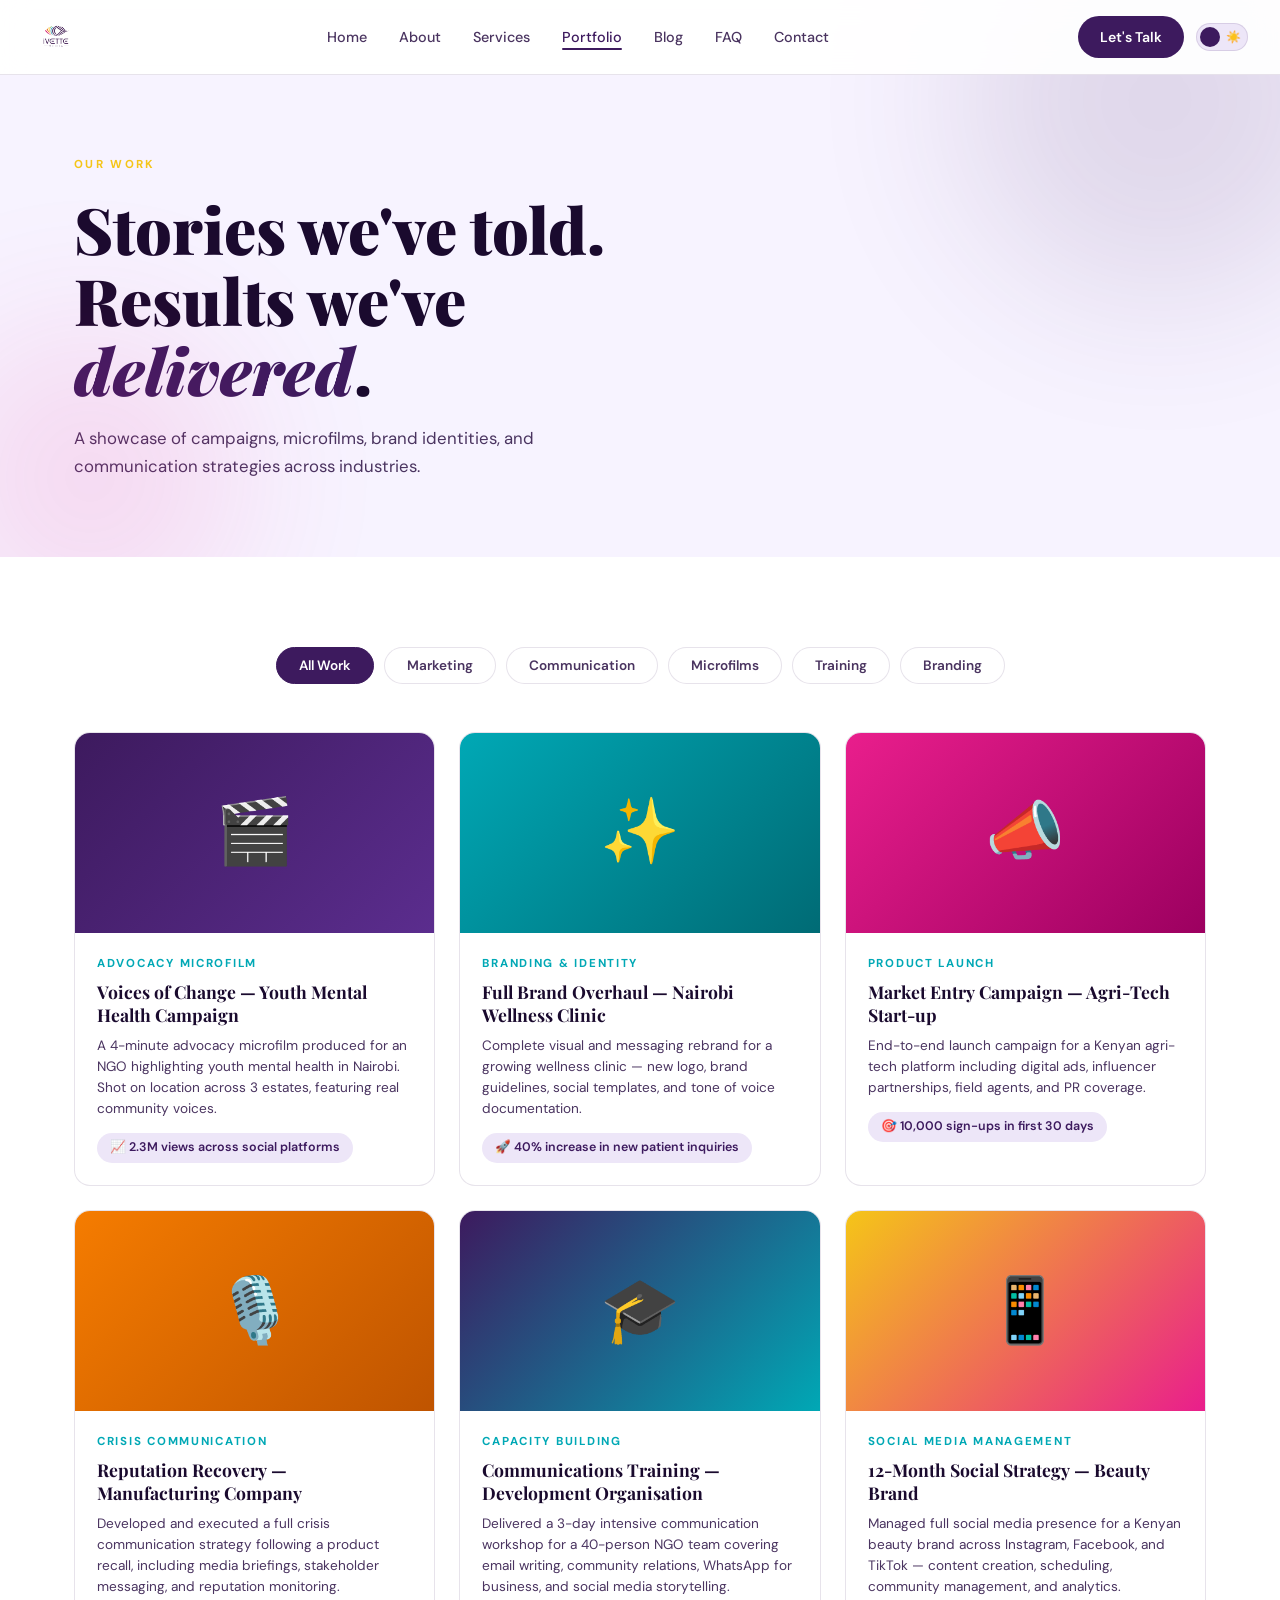
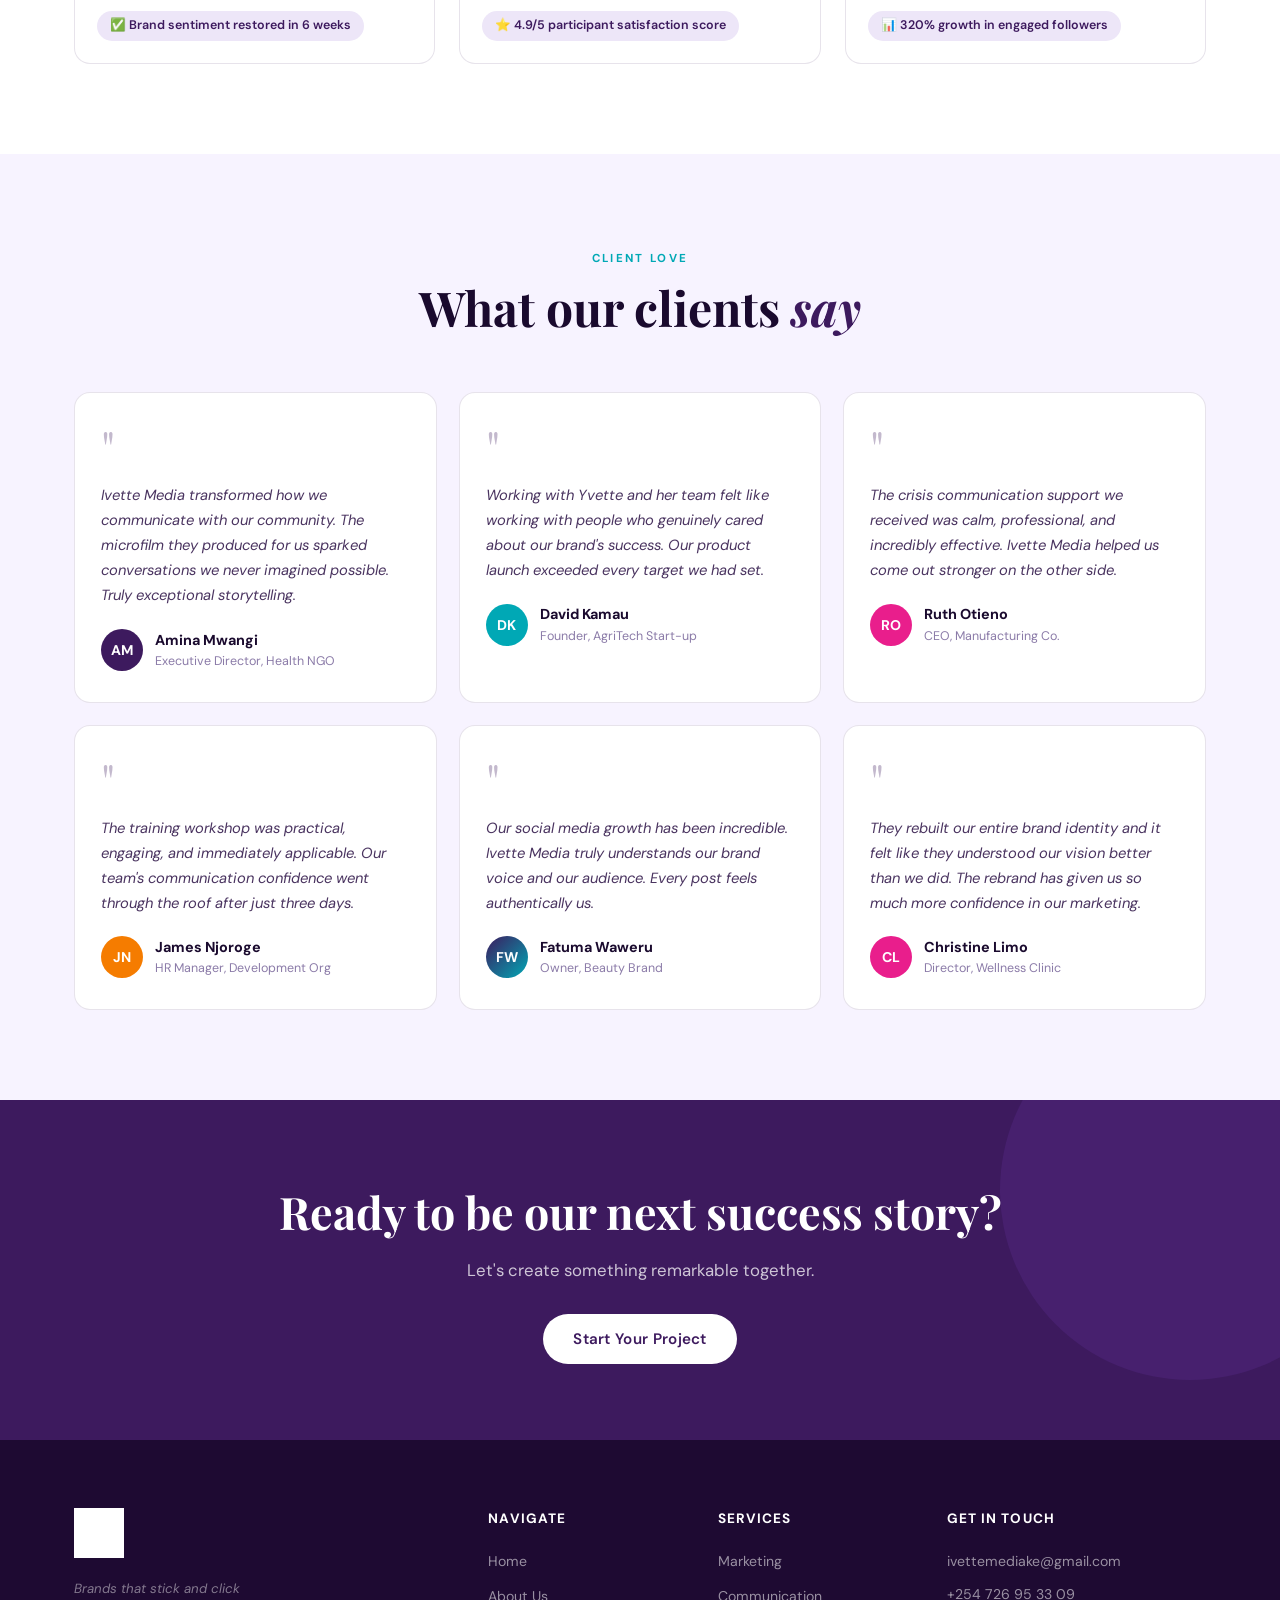
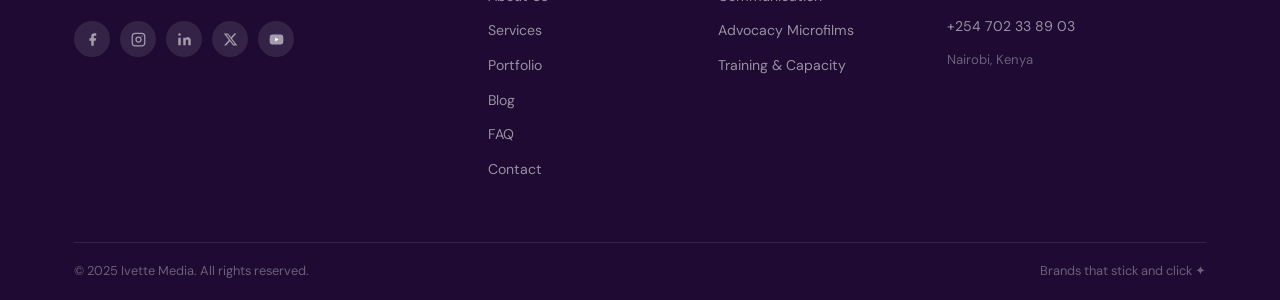
<file: portfolio.html>
<!DOCTYPE html>
<html lang="en">
<head>
<meta charset="UTF-8">
<meta name="viewport" content="width=device-width, initial-scale=1.0">
<meta name="description" content="Ivette Media — Portfolio. Nairobi-based PR, Communication and Marketing Agency.">
<meta property="og:title" content="Portfolio | Ivette Media">
<meta property="og:image" content="logo.jpg">
<meta name="theme-color" content="#3d1a5e">
<link rel="manifest" href="manifest.json">
<title>Portfolio | Ivette Media</title>
<link rel="preconnect" href="https://fonts.googleapis.com">
<link href="https://fonts.googleapis.com/css2?family=Playfair+Display:wght@400;700;900&family=DM+Sans:wght@300;400;500;600&display=swap" rel="stylesheet">
<style>
*,*::before,*::after{box-sizing:border-box;margin:0;padding:0}
html{scroll-behavior:smooth}
body{font-family:'DM Sans',sans-serif;background:var(--bg);color:var(--txt);transition:background .3s,color .3s;overflow-x:hidden;line-height:1.6}

/* ── LIGHT MODE ── */
:root{
  --bg:#fff;
  --bg2:#f7f3ff;
  --bg3:#ede6f8;
  --card:#fff;
  --card2:#f0eaf9;
  --txt:#1a0a2e;
  --txt2:#4a3460;
  --txt3:#8b7ba8;
  --border:rgba(61,26,94,.12);
  --navbg:rgba(255,255,255,.93);
  --purple:#3d1a5e;
  --purpleL:#5b2d8e;
  --purpleD:#1e0a32;
  --teal:#00a8b5;
  --gold:#f5c518;
  --pink:#e91e8c;
  --orange:#f57c00;
  --shadow:0 4px 28px rgba(61,26,94,.13);
  --shadowL:0 16px 56px rgba(61,26,94,.18);
  --r:16px;
  --r2:8px;
  --t:.3s cubic-bezier(.4,0,.2,1);
}
/* ── DARK MODE ── */
[data-theme=dark]{
  --bg:#0c0718;
  --bg2:#150e26;
  --bg3:#1c1334;
  --card:#1a1130;
  --card2:#211840;
  --txt:#ede6f8;
  --txt2:#c4aadf;
  --txt3:#7a6a98;
  --border:rgba(196,170,223,.12);
  --navbg:rgba(12,7,24,.94);
  --shadow:0 4px 28px rgba(0,0,0,.45);
  --shadowL:0 16px 56px rgba(0,0,0,.55);
}

/* ── NAV ── */
.nav{position:fixed;top:0;left:0;right:0;z-index:999;display:flex;align-items:center;gap:12px;padding:14px 32px;background:var(--navbg);backdrop-filter:blur(14px);border-bottom:1px solid var(--border);transition:box-shadow var(--t),background var(--t)}
.nav.scrolled{box-shadow:var(--shadow)}
.nav-logo img{height:46px;width:auto;display:block;transition:opacity var(--t)}
[data-theme=dark] .nav-logo img{filter:drop-shadow(0 0 6px rgba(180,120,255,.4))}
.nav-links{display:flex;list-style:none;gap:32px;margin:0 auto}
.nav-links a{font-size:.9rem;font-weight:500;color:var(--txt2);text-decoration:none;position:relative;transition:color var(--t)}
.nav-links a::after{content:'';position:absolute;bottom:-4px;left:0;width:0;height:2px;background:var(--purple);border-radius:2px;transition:width var(--t)}
.nav-links a:hover,.nav-links a.active{color:var(--purple)}
[data-theme=dark] .nav-links a:hover,[data-theme=dark] .nav-links a.active{color:var(--teal)}
.nav-links a:hover::after,.nav-links a.active::after{width:100%}
[data-theme=dark] .nav-links a::after{background:var(--teal)}
.nav-cta{background:var(--purple);color:#fff;padding:10px 22px;border-radius:50px;font-size:.88rem;font-weight:600;text-decoration:none;transition:var(--t);white-space:nowrap}
.nav-cta:hover{background:var(--purpleL);transform:translateY(-2px);box-shadow:0 8px 20px rgba(61,26,94,.3)}

/* dark mode toggle */
.dm-toggle{cursor:pointer;background:var(--bg3);border:1.5px solid var(--border);border-radius:50px;width:52px;height:28px;position:relative;flex-shrink:0;transition:background var(--t);display:flex;align-items:center;padding:3px}
.dm-toggle::before{content:'';position:absolute;left:3px;width:20px;height:20px;border-radius:50%;background:var(--purple);transition:transform var(--t),background var(--t)}
.dm-toggle .dm-icon{position:absolute;font-size:12px;transition:opacity .2s}
.dm-icon.sun{right:6px;opacity:1}
.dm-icon.moon{left:6px;opacity:0}
[data-theme=dark] .dm-toggle::before{transform:translateX(24px);background:var(--teal)}
[data-theme=dark] .dm-icon.sun{opacity:0}
[data-theme=dark] .dm-icon.moon{opacity:1}

/* hamburger */
.hamburger{display:none;flex-direction:column;gap:5px;background:none;border:none;cursor:pointer;padding:4px;flex-shrink:0}
.hamburger span{display:block;width:24px;height:2px;background:var(--purple);border-radius:2px;transition:var(--t)}
[data-theme=dark] .hamburger span{background:var(--teal)}

/* mobile menu */
.mobile-nav{display:none;position:fixed;top:74px;left:0;right:0;background:var(--card);border-bottom:2px solid var(--purple);z-index:998;padding:8px 0}
.mobile-nav.open{display:block}
.mobile-nav a{display:block;padding:14px 32px;font-weight:500;color:var(--txt2);text-decoration:none;transition:color var(--t),background var(--t)}
.mobile-nav a:hover{color:var(--purple);background:var(--bg3)}
[data-theme=dark] .mobile-nav a:hover{color:var(--teal)}

/* ── BUTTONS ── */
.btn{display:inline-block;padding:13px 30px;border-radius:50px;font-weight:600;font-size:.95rem;text-decoration:none;transition:var(--t);letter-spacing:.02em}
.btn-purple{background:var(--purple);color:#fff}
.btn-purple:hover{background:var(--purpleL);transform:translateY(-3px);box-shadow:0 12px 30px rgba(61,26,94,.3)}
.btn-outline{border:2px solid var(--purple);color:var(--purple)}
.btn-outline:hover{background:var(--purple);color:#fff;transform:translateY(-3px)}
[data-theme=dark] .btn-outline{border-color:var(--teal);color:var(--teal)}
[data-theme=dark] .btn-outline:hover{background:var(--teal);color:#fff}
.btn-white{background:#fff;color:var(--purple)}
.btn-white:hover{transform:translateY(-3px);box-shadow:0 12px 28px rgba(0,0,0,.2)}

/* ── LABELS ── */
.label{display:inline-block;font-size:.72rem;font-weight:700;letter-spacing:.2em;text-transform:uppercase;color:var(--teal);margin-bottom:10px}
.sec-hd{text-align:center;margin-bottom:56px}
.sec-hd h2{font-family:'Playfair Display',serif;font-size:clamp(2rem,4vw,3rem);font-weight:700;color:var(--txt);line-height:1.2}
.sec-hd h2 em{color:var(--purple);font-style:italic}
[data-theme=dark] .sec-hd h2 em{color:var(--teal)}
.sec-hd p{color:var(--txt2);max-width:520px;margin:14px auto 0;font-size:1rem}

/* ── LAYOUT ── */
.container{max-width:1180px;margin:0 auto;padding:0 24px}
section{padding:90px 0}

/* ── HERO ── */
.hero{min-height:100vh;display:flex;align-items:center;background:var(--bg);padding:140px 5% 80px;gap:60px;position:relative;overflow:hidden}
.hero-blob{position:absolute;border-radius:50%;filter:blur(90px);opacity:.13;pointer-events:none}
.hb1{width:500px;height:500px;background:var(--purple);top:-120px;right:-80px;animation:flt 9s ease-in-out infinite}
.hb2{width:380px;height:380px;background:var(--teal);bottom:-80px;left:-80px;animation:flt 7s 2s ease-in-out infinite}
[data-theme=dark] .hero-blob{opacity:.22}
@keyframes flt{0%,100%{transform:translateY(0)}50%{transform:translateY(-28px)}}
.hero-text{flex:1;max-width:600px;animation:fadeUp .7s ease both}
@keyframes fadeUp{from{opacity:0;transform:translateY(36px)}to{opacity:1;transform:translateY(0)}}
.hero-eyebrow{font-size:.8rem;font-weight:700;letter-spacing:.2em;text-transform:uppercase;color:var(--teal);margin-bottom:16px}
.hero h1{font-family:'Playfair Display',serif;font-size:clamp(3rem,6vw,5.5rem);font-weight:900;line-height:1.05;color:var(--txt);margin-bottom:22px}
.hero h1 em{color:var(--purple);font-style:italic}
[data-theme=dark] .hero h1 em{color:var(--teal)}
.hero-sub{color:var(--txt2);font-size:1.08rem;max-width:480px;margin-bottom:36px;line-height:1.72}
.hero-btns{display:flex;gap:14px;flex-wrap:wrap}
.hero-visual{flex:1;display:flex;justify-content:center;align-items:center;animation:fadeUp .7s .2s ease both}
.eye-wrap{position:relative;width:320px;height:190px}
.eye-shape{width:100%;height:100%;background:var(--purple);border-radius:50% 50% 50% 50%/30% 30% 70% 70%;display:flex;align-items:center;justify-content:center;box-shadow:var(--shadowL);overflow:hidden;position:relative}
.eye-stripes{display:flex;gap:3px;align-items:flex-end;height:110px}
.es{width:20px;border-radius:3px}
.es1{height:38%;background:var(--pink)}
.es2{height:58%;background:var(--orange)}
.es3{height:78%;background:var(--gold)}
.es4{height:62%;background:var(--teal)}
.es5{height:95%;background:rgba(255,255,255,.75)}
.pill{position:absolute;background:var(--card);color:var(--purple);font-size:.75rem;font-weight:700;padding:7px 16px;border-radius:50px;box-shadow:var(--shadow);white-space:nowrap;animation:flt 6s ease-in-out infinite}
.pill1{top:10px;right:-20px}
.pill2{bottom:18px;right:-10px;animation-delay:2s}
.pill3{top:50%;left:-20px;transform:translateY(-50%);animation-delay:4s}
[data-theme=dark] .pill{color:var(--purple);background:#ede6f8}

/* ── TICKER ── */
.ticker{background:var(--purple);overflow:hidden;padding:13px 0}
.ticker-track{display:flex;gap:36px;width:max-content;animation:tick 32s linear infinite}
.ticker-track span{color:rgba(255,255,255,.82);font-size:.8rem;font-weight:500;letter-spacing:.08em;text-transform:uppercase;white-space:nowrap}
.ticker-dot{color:var(--gold)!important;font-size:.6rem}
@keyframes tick{from{transform:translateX(0)}to{transform:translateX(-50%)}}

/* ── INTRO ── */
.intro{background:var(--bg)}
.intro-grid{display:grid;grid-template-columns:1fr 1fr;gap:60px;align-items:start;margin-bottom:64px}
.intro-grid h2{font-family:'Playfair Display',serif;font-size:clamp(1.9rem,3.5vw,2.7rem);font-weight:700;color:var(--txt);line-height:1.2;margin-top:10px}
.intro-grid h2 em{color:var(--purple);font-style:italic}
[data-theme=dark] .intro-grid h2 em{color:var(--teal)}
.intro-grid p{color:var(--txt2);line-height:1.75;margin-bottom:14px}
.link-arr{color:var(--purple);font-weight:600;font-size:.95rem;text-decoration:none;transition:letter-spacing var(--t)}
.link-arr:hover{letter-spacing:.04em}
[data-theme=dark] .link-arr{color:var(--teal)}
.stats{display:grid;grid-template-columns:repeat(4,1fr);gap:20px}
.stat{background:var(--bg3);border:1px solid var(--border);border-radius:var(--r);padding:30px 20px;text-align:center;transition:transform var(--t),box-shadow var(--t)}
.stat:hover{transform:translateY(-6px);box-shadow:var(--shadow)}
.stat-n{display:block;font-family:'Playfair Display',serif;font-size:2.8rem;font-weight:900;color:var(--purple);line-height:1;margin-bottom:6px}
[data-theme=dark] .stat-n{color:var(--teal)}
.stat-l{font-size:.78rem;color:var(--txt3);font-weight:500;text-transform:uppercase;letter-spacing:.1em}

/* ── SERVICE CARDS ── */
.svc-grid{display:grid;grid-template-columns:repeat(3,1fr);gap:22px}
.svc-card{background:var(--card);border:1px solid var(--border);border-radius:var(--r);padding:36px 28px;text-decoration:none;display:block;position:relative;overflow:hidden;transition:transform var(--t),box-shadow var(--t)}
.svc-card::before{content:'';position:absolute;top:0;left:0;right:0;height:4px}
.svc-c1::before{background:var(--purple)}
.svc-c2::before{background:var(--teal)}
.svc-c3::before{background:var(--pink)}
.svc-card:hover{transform:translateY(-8px);box-shadow:var(--shadowL)}
.svc-icon{font-size:2.4rem;margin-bottom:18px}
.svc-card h3{font-family:'Playfair Display',serif;font-size:1.35rem;font-weight:700;color:var(--txt);margin-bottom:10px}
.svc-card p{color:var(--txt2);font-size:.93rem;line-height:1.65;margin-bottom:20px}
.svc-arr{color:var(--purple);font-size:1.1rem;font-weight:700;display:inline-block;transition:transform var(--t)}
[data-theme=dark] .svc-arr{color:var(--teal)}
.svc-card:hover .svc-arr{transform:translateX(8px)}

/* ── CLIENT TILES ── */
.client-grid{display:grid;grid-template-columns:repeat(3,1fr);gap:18px}
.ctile{border:1px solid var(--border);border-radius:var(--r);padding:28px 24px;transition:transform var(--t),box-shadow var(--t)}
.ctile:hover{transform:translateY(-6px);box-shadow:var(--shadow)}
.ct1{background:rgba(61,26,94,.05)} .ct2{background:rgba(0,168,181,.06)} .ct3{background:rgba(245,197,24,.06)}
.ct4{background:rgba(233,30,140,.05)} .ct5{background:rgba(76,175,80,.06)} .ct6{background:rgba(245,124,0,.05)}
[data-theme=dark] .ct1{background:rgba(61,26,94,.35)} [data-theme=dark] .ct2{background:rgba(0,168,181,.18)}
[data-theme=dark] .ct3{background:rgba(245,197,24,.15)} [data-theme=dark] .ct4{background:rgba(233,30,140,.15)}
[data-theme=dark] .ct5{background:rgba(76,175,80,.15)} [data-theme=dark] .ct6{background:rgba(245,124,0,.15)}
.ctile-icon{font-size:1.9rem;margin-bottom:12px}
.ctile h4{font-weight:700;color:var(--txt);margin-bottom:6px;font-size:.97rem}
.ctile p{color:var(--txt3);font-size:.85rem;line-height:1.5}

/* ── CTA BANNER ── */
.cta-banner{background:var(--purple);padding:76px 0;text-align:center;position:relative;overflow:hidden}
.cta-banner::before{content:'';position:absolute;top:-100px;right:-100px;width:380px;height:380px;background:var(--purpleL);border-radius:50%;opacity:.35}
.cta-banner h2{font-family:'Playfair Display',serif;font-size:clamp(1.8rem,3.5vw,2.8rem);color:#fff;font-weight:700;margin-bottom:10px;position:relative}
.cta-banner p{color:rgba(255,255,255,.75);font-size:1.05rem;margin-bottom:30px;position:relative}

/* ── FOOTER ── */
.footer{background:var(--purpleD);color:rgba(255,255,255,.75);padding:68px 0 0}
.footer-grid{display:grid;grid-template-columns:2fr 1fr 1fr 1.4fr;gap:44px;margin-bottom:52px}
.footer-logo img{height:50px;width:auto;margin-bottom:12px;filter:brightness(0) invert(1)}
.footer-tag{color:rgba(255,255,255,.45);font-size:.83rem;font-style:italic;margin-bottom:22px}
.socials{display:flex;gap:10px;flex-wrap:wrap}
.s-icon{width:36px;height:36px;border-radius:50%;background:rgba(255,255,255,.1);display:flex;align-items:center;justify-content:center;color:rgba(255,255,255,.65);text-decoration:none;transition:var(--t)}
.s-icon svg{width:15px;height:15px}
.s-icon:hover{background:var(--teal);color:#fff;transform:translateY(-3px)}
.footer h5{color:#fff;font-weight:700;font-size:.85rem;letter-spacing:.08em;text-transform:uppercase;margin-bottom:18px}
.footer ul{list-style:none}
.footer ul li{margin-bottom:9px}
.footer a{color:rgba(255,255,255,.55);text-decoration:none;font-size:.88rem;transition:color var(--t)}
.footer a:hover{color:var(--teal)}
.footer-contact p{margin-bottom:7px}
.footer-bottom{border-top:1px solid rgba(255,255,255,.1);padding:18px 0;display:flex;justify-content:space-between;font-size:.8rem;color:rgba(255,255,255,.35);flex-wrap:wrap;gap:8px}

/* ── PAGE HERO ── */
.page-hero{background:var(--bg2);padding:150px 0 76px;position:relative;overflow:hidden}
.page-hero .blob{position:absolute;border-radius:50%;filter:blur(80px);opacity:.12;pointer-events:none}
[data-theme=dark] .page-hero .blob{opacity:.25}
.page-hero h1{font-family:'Playfair Display',serif;font-size:clamp(2.4rem,5vw,4.2rem);font-weight:900;color:var(--txt);line-height:1.1;margin:10px 0 18px;max-width:680px}
.page-hero h1 em{color:var(--purple);font-style:italic}
[data-theme=dark] .page-hero h1 em{color:var(--teal)}
.page-hero p{color:var(--txt2);font-size:1.05rem;max-width:540px;line-height:1.7}

/* ── ABOUT ── */
.mission-grid{display:grid;grid-template-columns:repeat(3,1fr);gap:22px}
.mc{border-radius:var(--r);padding:36px 28px}
.mc-p{background:var(--purple);color:#fff}
.mc-t{background:var(--teal);color:#fff}
.mc-l{background:var(--bg3);color:var(--txt)}
.mc-label{display:block;font-size:.7rem;font-weight:700;letter-spacing:.18em;text-transform:uppercase;margin-bottom:14px;opacity:.7}
.mc p{font-size:.93rem;line-height:1.7}
.founder-grid{display:grid;grid-template-columns:300px 1fr;gap:72px;align-items:center}
.founder-visual{position:relative}
.founder-avatar{width:280px;height:320px;background:linear-gradient(135deg,var(--purple),var(--purpleL));border-radius:40% 60% 60% 40%/50% 50% 60% 40%;display:flex;align-items:center;justify-content:center;box-shadow:var(--shadowL)}
.founder-initials{font-family:'Playfair Display',serif;font-size:5rem;font-weight:900;color:rgba(255,255,255,.25)}
.founder-badge{position:absolute;top:-14px;right:-24px;background:var(--purple);color:#fff;border-radius:12px;padding:12px 16px;text-align:center;line-height:1.2;box-shadow:var(--shadow)}
.founder-badge strong{display:block;font-size:.88rem}
.founder-badge span{font-size:.75rem;opacity:.75}
.founder-accent{position:absolute;width:70px;height:70px;background:var(--gold);border-radius:50%;bottom:-18px;left:-18px;opacity:.8}
.founder-bio h2{font-family:'Playfair Display',serif;font-size:2.4rem;font-weight:900;color:var(--txt);margin:8px 0 4px}
.founder-role{color:var(--teal);font-weight:600;margin-bottom:22px}
.founder-bio p{color:var(--txt2);line-height:1.75;margin-bottom:14px}
.tags{display:flex;flex-wrap:wrap;gap:9px;margin-top:20px}
.tag{background:var(--bg3);color:var(--purple);padding:5px 14px;border-radius:50px;font-size:.8rem;font-weight:600;border:1px solid var(--border)}
[data-theme=dark] .tag{color:var(--teal)}
.values-grid{display:grid;grid-template-columns:repeat(3,1fr);gap:20px;margin-bottom:44px}
.vcard{background:var(--bg3);border:1px solid var(--border);border-radius:var(--r);padding:32px 26px;position:relative;overflow:hidden;transition:transform var(--t),box-shadow var(--t)}
.vcard:hover{transform:translateY(-6px);box-shadow:var(--shadow)}
.vnum{font-family:'Playfair Display',serif;font-size:3rem;font-weight:900;color:var(--purple);opacity:.1;position:absolute;top:10px;right:18px;line-height:1}
.vcard h4{font-weight:700;color:var(--txt);margin-bottom:8px}
.vcard p{color:var(--txt2);font-size:.88rem;line-height:1.6}
.quote-block{font-family:'Playfair Display',serif;font-size:1.28rem;font-style:italic;color:var(--purple);text-align:center;max-width:680px;margin:0 auto;padding:36px 40px;background:var(--bg3);border-radius:var(--r);border-left:4px solid var(--purple);line-height:1.65}
[data-theme=dark] .quote-block{color:var(--teal);border-left-color:var(--teal)}

/* ── SERVICES PAGE ── */
.svc-tabs{display:flex;gap:10px;flex-wrap:wrap;justify-content:center;background:var(--bg3);padding:14px 24px;position:sticky;top:74px;z-index:100;border-bottom:1px solid var(--border)}
.stab{padding:9px 20px;border-radius:50px;font-size:.86rem;font-weight:600;color:var(--txt2);background:var(--card);border:1px solid var(--border);text-decoration:none;transition:var(--t)}
.stab:hover,.stab.active{background:var(--purple);color:#fff;border-color:var(--purple)}
[data-theme=dark] .stab:hover,[data-theme=dark] .stab.active{background:var(--teal);border-color:var(--teal)}
.svc-detail{padding:76px 0}
.svc-detail.alt{background:var(--bg2)}
.svc-detail.dark-sec{background:var(--purpleD)}
.svc-detail.dark-sec h2,.svc-detail.dark-sec .label{color:#fff}
.svc-detail.dark-sec .sd-desc{color:rgba(255,255,255,.7)}
.sd-head{display:flex;gap:28px;align-items:flex-start;margin-bottom:44px}
.sd-icon{font-size:3.2rem;flex-shrink:0;margin-top:6px}
.sd-head h2{font-family:'Playfair Display',serif;font-size:clamp(1.8rem,3vw,2.4rem);font-weight:700;color:var(--txt);margin:6px 0 10px}
.sd-desc{color:var(--txt2);font-size:.97rem;line-height:1.7;max-width:560px}
.sd-items{display:grid;grid-template-columns:repeat(2,1fr);gap:18px}
.sd-item{display:flex;gap:14px;align-items:flex-start;background:var(--card);border:1px solid var(--border);border-radius:var(--r2);padding:18px;transition:box-shadow var(--t)}
.svc-detail.alt .sd-item{background:var(--card)}
.sd-item:hover{box-shadow:var(--shadow)}
.sd-dot{width:10px;height:10px;border-radius:50%;background:var(--purple);flex-shrink:0;margin-top:5px}
.sd-dot.teal{background:var(--teal)}
.sd-item strong{display:block;font-weight:600;color:var(--txt);margin-bottom:3px;font-size:.93rem}
.sd-item p{color:var(--txt3);font-size:.83rem;line-height:1.5}
.mf-cards{display:grid;grid-template-columns:repeat(4,1fr);gap:18px}
.mf-card{background:rgba(255,255,255,.08);border:1px solid rgba(255,255,255,.12);border-radius:var(--r);padding:26px 20px;text-align:center;transition:var(--t)}
.mf-card:hover{background:rgba(255,255,255,.15);transform:translateY(-6px)}
.mf-card span{font-size:1.9rem;display:block;margin-bottom:12px}
.mf-card h4{color:#fff;font-weight:700;margin-bottom:7px;font-size:.92rem}
.mf-card p{color:rgba(255,255,255,.58);font-size:.8rem;line-height:1.5}
.tr-grid{display:grid;grid-template-columns:repeat(3,1fr);gap:14px}
.tr-item{display:flex;align-items:center;gap:12px;background:var(--card);border:1px solid var(--border);border-radius:var(--r2);padding:16px 18px;font-weight:500;font-size:.88rem;color:var(--txt);transition:var(--t)}
.tr-item:hover{border-color:var(--teal);transform:translateX(6px);box-shadow:var(--shadow)}
.tr-item span{font-size:1.3rem;flex-shrink:0}
.why-grid{display:grid;grid-template-columns:repeat(4,1fr);gap:18px}
.why-item{text-align:center;padding:26px 14px;border-radius:var(--r);background:var(--bg3);transition:var(--t)}
.why-item:hover{background:var(--purple);color:#fff}
.why-item:hover h4{color:#fff}
.why-icon{font-size:1.9rem;margin-bottom:11px;transition:transform var(--t)}
.why-item:hover .why-icon{transform:scale(1.2)}
.why-item h4{font-size:.87rem;font-weight:600;color:var(--txt);transition:color var(--t)}
[data-theme=dark] .why-item:hover{background:var(--teal)}

/* ── CONTACT ── */
.contact-grid{display:grid;grid-template-columns:1fr 400px;gap:56px;align-items:start}
.contact-grid h3{font-family:'Playfair Display',serif;font-size:1.55rem;font-weight:700;color:var(--txt);margin-bottom:26px}
.form{display:flex;flex-direction:column;gap:18px}
.form-row{display:grid;grid-template-columns:1fr 1fr;gap:18px}
.form-group{display:flex;flex-direction:column;gap:7px}
.form-group label{font-size:.83rem;font-weight:600;color:var(--txt)}
.form-group input,.form-group select,.form-group textarea{padding:11px 15px;border-radius:var(--r2);border:1.5px solid var(--border);font-family:'DM Sans',sans-serif;font-size:.93rem;color:var(--txt);background:var(--card);outline:none;transition:border-color var(--t),box-shadow var(--t)}
.form-group input:focus,.form-group select:focus,.form-group textarea:focus{border-color:var(--purple);box-shadow:0 0 0 3px rgba(61,26,94,.08)}
[data-theme=dark] .form-group input:focus,[data-theme=dark] .form-group select:focus,[data-theme=dark] .form-group textarea:focus{border-color:var(--teal);box-shadow:0 0 0 3px rgba(0,168,181,.12)}
.form-group textarea{resize:vertical;min-height:120px}
.form-submit{background:var(--purple);color:#fff;border:none;border-radius:50px;padding:13px 30px;font-family:'DM Sans',sans-serif;font-size:.95rem;font-weight:600;cursor:pointer;transition:var(--t)}
.form-submit:hover{background:var(--purpleL);transform:translateY(-2px);box-shadow:var(--shadow)}
.form-success{display:none;background:rgba(0,168,181,.12);border:1px solid var(--teal);border-radius:var(--r2);padding:14px;color:var(--teal);font-weight:600;text-align:center;margin-top:4px}
.form-success.show{display:block}
.ci-cards{display:flex;flex-direction:column;gap:14px;margin-bottom:28px}
.ci-card{display:flex;align-items:flex-start;gap:14px;padding:18px;border-radius:var(--r2);background:var(--bg3);border:1px solid var(--border)}
.ci-icon{font-size:1.3rem;flex-shrink:0}
.ci-label{display:block;font-size:.7rem;font-weight:700;letter-spacing:.14em;text-transform:uppercase;color:var(--txt3);margin-bottom:3px}
.ci-val{display:block;color:var(--txt);font-weight:500;font-size:.88rem;text-decoration:none;transition:color var(--t)}
.ci-val:hover{color:var(--purple)}
[data-theme=dark] .ci-val:hover{color:var(--teal)}
.contact-socials h4{font-weight:700;color:var(--txt);margin-bottom:14px;font-size:.93rem}
.s-icons-lg{display:flex;flex-wrap:wrap;gap:9px;margin-bottom:24px}
.s-icon-lg{display:flex;align-items:center;gap:7px;background:var(--bg3);border:1px solid var(--border);border-radius:50px;padding:7px 15px 7px 11px;color:var(--txt);font-size:.8rem;font-weight:600;text-decoration:none;transition:var(--t)}
.s-icon-lg svg{width:15px;height:15px}
.s-icon-lg:hover{background:var(--purple);color:#fff;border-color:var(--purple)}
[data-theme=dark] .s-icon-lg:hover{background:var(--teal);border-color:var(--teal)}
.wa-btn{display:flex;align-items:center;justify-content:center;gap:9px;background:#25D366;color:#fff;border-radius:50px;padding:13px 24px;font-weight:700;font-size:.93rem;text-decoration:none;transition:var(--t);width:100%}
.wa-btn:hover{background:#128C7E;transform:translateY(-3px);box-shadow:0 10px 24px rgba(37,211,102,.3)}

/* ── RESPONSIVE ── */
@media(max-width:1024px){
  .hero{flex-direction:column;text-align:center;padding:140px 5% 60px}
  .hero-visual{width:100%}
  .intro-grid{grid-template-columns:1fr;gap:30px}
  .stats{grid-template-columns:repeat(2,1fr)}
  .svc-grid{grid-template-columns:repeat(2,1fr)}
  .client-grid{grid-template-columns:repeat(2,1fr)}
  .footer-grid{grid-template-columns:1fr 1fr;gap:30px}
  .mission-grid{grid-template-columns:1fr}
  .founder-grid{grid-template-columns:1fr;gap:40px}
  .founder-avatar{width:220px;height:260px;margin:0 auto}
  .values-grid{grid-template-columns:repeat(2,1fr)}
  .sd-items{grid-template-columns:1fr}
  .mf-cards{grid-template-columns:repeat(2,1fr)}
  .tr-grid{grid-template-columns:repeat(2,1fr)}
  .why-grid{grid-template-columns:repeat(2,1fr)}
  .contact-grid{grid-template-columns:1fr}
}
@media(max-width:768px){
  .nav-links,.nav-cta{display:none}
  .hamburger{display:flex}
  .svc-grid{grid-template-columns:1fr}
  .client-grid{grid-template-columns:1fr}
  .footer-grid{grid-template-columns:1fr}
  .values-grid{grid-template-columns:1fr}
  .mf-cards{grid-template-columns:1fr}
  .why-grid{grid-template-columns:repeat(2,1fr)}
  .form-row{grid-template-columns:1fr}
  .tr-grid{grid-template-columns:1fr}
  .footer-bottom{flex-direction:column;text-align:center}
}
</style>
<style>
/* ── PORTFOLIO ── */
.portfolio-filter{display:flex;gap:10px;flex-wrap:wrap;justify-content:center;margin-bottom:48px}
.pf-btn{padding:9px 22px;border-radius:50px;font-size:.85rem;font-weight:600;border:1.5px solid var(--border);background:var(--card);color:var(--txt2);cursor:pointer;transition:var(--t);font-family:'DM Sans',sans-serif}
.pf-btn:hover,.pf-btn.active{background:var(--purple);color:#fff;border-color:var(--purple)}
[data-theme=dark] .pf-btn:hover,[data-theme=dark] .pf-btn.active{background:var(--teal);border-color:var(--teal)}
.portfolio-grid{display:grid;grid-template-columns:repeat(3,1fr);gap:24px}
.pcard{border-radius:var(--r);overflow:hidden;background:var(--card);border:1px solid var(--border);transition:transform var(--t),box-shadow var(--t);cursor:pointer}
.pcard:hover{transform:translateY(-8px);box-shadow:var(--shadowL)}
.pcard-visual{height:200px;display:flex;align-items:center;justify-content:center;font-size:4rem;position:relative;overflow:hidden}
.pv1{background:linear-gradient(135deg,#3d1a5e,#5b2d8e)}
.pv2{background:linear-gradient(135deg,#00a8b5,#006b75)}
.pv3{background:linear-gradient(135deg,#e91e8c,#9c0060)}
.pv4{background:linear-gradient(135deg,#f57c00,#bf5400)}
.pv5{background:linear-gradient(135deg,#3d1a5e,#00a8b5)}
.pv6{background:linear-gradient(135deg,#f5c518,#e91e8c)}
.pcard-body{padding:22px}
.pcard-tag{font-size:.72rem;font-weight:700;letter-spacing:.15em;text-transform:uppercase;color:var(--teal);margin-bottom:8px;display:block}
.pcard-body h3{font-family:'Playfair Display',serif;font-size:1.1rem;font-weight:700;color:var(--txt);margin-bottom:8px;line-height:1.3}
.pcard-body p{color:var(--txt2);font-size:.85rem;line-height:1.55;margin-bottom:14px}
.pcard-result{display:inline-flex;align-items:center;gap:6px;background:var(--bg3);border-radius:50px;padding:5px 13px;font-size:.78rem;font-weight:600;color:var(--purple)}
[data-theme=dark] .pcard-result{color:var(--teal)}
.pcard[data-cat].hidden{display:none}

/* ── TESTIMONIALS ── */
.testi-grid{display:grid;grid-template-columns:repeat(3,1fr);gap:22px}
.tcard{background:var(--card);border:1px solid var(--border);border-radius:var(--r);padding:30px 26px;position:relative;transition:transform var(--t),box-shadow var(--t)}
.tcard:hover{transform:translateY(-6px);box-shadow:var(--shadow)}
.tcard-quote{font-size:3rem;color:var(--purple);line-height:1;margin-bottom:12px;opacity:.3;font-family:'Playfair Display',serif}
[data-theme=dark] .tcard-quote{color:var(--teal)}
.tcard p{color:var(--txt2);font-size:.92rem;line-height:1.7;margin-bottom:20px;font-style:italic}
.tcard-author{display:flex;align-items:center;gap:12px}
.tcard-avatar{width:42px;height:42px;border-radius:50%;display:flex;align-items:center;justify-content:center;font-weight:700;font-size:.88rem;color:#fff;flex-shrink:0}
.ta1{background:var(--purple)} .ta2{background:var(--teal)} .ta3{background:var(--pink)}
.ta4{background:var(--orange)} .ta5{background:linear-gradient(135deg,var(--purple),var(--teal))} .ta6{background:var(--pink)}
.tcard-name{font-weight:700;color:var(--txt);font-size:.9rem}
.tcard-role{color:var(--txt3);font-size:.78rem}

/* ── BLOG ── */
.blog-grid{display:grid;grid-template-columns:repeat(3,1fr);gap:24px}
.bcard{background:var(--card);border:1px solid var(--border);border-radius:var(--r);overflow:hidden;transition:transform var(--t),box-shadow var(--t);text-decoration:none;display:block}
.bcard:hover{transform:translateY(-8px);box-shadow:var(--shadowL)}
.bcard-visual{height:180px;display:flex;align-items:center;justify-content:center;font-size:3.5rem;position:relative}
.bv1{background:linear-gradient(135deg,#3d1a5e22,#5b2d8e44);border-bottom:3px solid var(--purple)}
.bv2{background:linear-gradient(135deg,#00a8b522,#006b7544);border-bottom:3px solid var(--teal)}
.bv3{background:linear-gradient(135deg,#e91e8c22,#9c006044);border-bottom:3px solid var(--pink)}
.bv4{background:linear-gradient(135deg,#f5c51822,#f57c0044);border-bottom:3px solid var(--gold)}
.bv5{background:linear-gradient(135deg,#3d1a5e22,#00a8b544);border-bottom:3px solid var(--teal)}
.bv6{background:linear-gradient(135deg,#f57c0022,#e91e8c44);border-bottom:3px solid var(--orange)}
.bcard-body{padding:22px}
.bcard-meta{display:flex;align-items:center;gap:10px;margin-bottom:10px}
.bcard-cat{font-size:.7rem;font-weight:700;letter-spacing:.15em;text-transform:uppercase;color:var(--teal)}
.bcard-date{font-size:.75rem;color:var(--txt3)}
.bcard-body h3{font-family:'Playfair Display',serif;font-size:1.05rem;font-weight:700;color:var(--txt);margin-bottom:8px;line-height:1.35}
.bcard-body p{color:var(--txt2);font-size:.84rem;line-height:1.6;margin-bottom:14px}
.bcard-read{color:var(--purple);font-size:.82rem;font-weight:600;display:inline-flex;align-items:center;gap:4px;transition:gap var(--t)}
[data-theme=dark] .bcard-read{color:var(--teal)}
.bcard:hover .bcard-read{gap:8px}
.newsletter-box{background:var(--purple);border-radius:var(--r);padding:48px;text-align:center;margin-top:60px}
.newsletter-box h3{font-family:'Playfair Display',serif;font-size:1.8rem;color:#fff;margin-bottom:10px}
.newsletter-box p{color:rgba(255,255,255,.75);margin-bottom:24px}
.newsletter-form{display:flex;gap:12px;max-width:440px;margin:0 auto;flex-wrap:wrap;justify-content:center}
.newsletter-form input{flex:1;min-width:220px;padding:12px 18px;border-radius:50px;border:none;font-family:'DM Sans',sans-serif;font-size:.95rem;outline:none}
.newsletter-form button{background:var(--gold);color:var(--purple);border:none;padding:12px 24px;border-radius:50px;font-weight:700;font-size:.9rem;cursor:pointer;transition:var(--t);font-family:'DM Sans',sans-serif;white-space:nowrap}
.newsletter-form button:hover{background:#ffd740;transform:translateY(-2px)}

/* ── FAQ ── */
.faq-grid{display:grid;grid-template-columns:1fr 1fr;gap:16px;max-width:960px;margin:0 auto}
.faq-item{background:var(--card);border:1px solid var(--border);border-radius:var(--r2);overflow:hidden;transition:box-shadow var(--t)}
.faq-item:hover{box-shadow:var(--shadow)}
.faq-q{display:flex;justify-content:space-between;align-items:center;padding:20px 22px;cursor:pointer;gap:12px;user-select:none}
.faq-q h4{font-weight:600;color:var(--txt);font-size:.93rem;line-height:1.4}
.faq-icon{width:24px;height:24px;border-radius:50%;background:var(--bg3);display:flex;align-items:center;justify-content:center;font-size:.9rem;flex-shrink:0;transition:transform var(--t),background var(--t)}
.faq-item.open .faq-icon{transform:rotate(45deg);background:var(--purple);color:#fff}
[data-theme=dark] .faq-item.open .faq-icon{background:var(--teal)}
.faq-a{max-height:0;overflow:hidden;transition:max-height .4s ease,padding .3s ease}
.faq-item.open .faq-a{max-height:300px}
.faq-a p{padding:0 22px 20px;color:var(--txt2);font-size:.88rem;line-height:1.7}
.faq-cats{display:flex;gap:10px;flex-wrap:wrap;justify-content:center;margin-bottom:44px}
.faq-cat-btn{padding:8px 20px;border-radius:50px;font-size:.83rem;font-weight:600;border:1.5px solid var(--border);background:var(--card);color:var(--txt2);cursor:pointer;transition:var(--t);font-family:'DM Sans',sans-serif}
.faq-cat-btn:hover,.faq-cat-btn.active{background:var(--purple);color:#fff;border-color:var(--purple)}
[data-theme=dark] .faq-cat-btn:hover,[data-theme=dark] .faq-cat-btn.active{background:var(--teal);border-color:var(--teal)}

/* ── 404 ── */
.notfound{min-height:100vh;display:flex;align-items:center;justify-content:center;text-align:center;background:var(--bg);padding:40px 24px}
.nf-inner{max-width:540px}
.nf-code{font-family:'Playfair Display',serif;font-size:9rem;font-weight:900;color:var(--purple);line-height:1;opacity:.12;display:block;margin-bottom:-40px}
[data-theme=dark] .nf-code{color:var(--teal)}
.nf-icon{font-size:5rem;display:block;margin-bottom:20px}
.nf-inner h1{font-family:'Playfair Display',serif;font-size:2.4rem;color:var(--txt);margin-bottom:14px}
.nf-inner p{color:var(--txt2);font-size:1.05rem;margin-bottom:32px;line-height:1.7}
.nf-btns{display:flex;gap:14px;justify-content:center;flex-wrap:wrap}

@media(max-width:1024px){
  .portfolio-grid{grid-template-columns:repeat(2,1fr)}
  .testi-grid{grid-template-columns:repeat(2,1fr)}
  .blog-grid{grid-template-columns:repeat(2,1fr)}
  .faq-grid{grid-template-columns:1fr}
}
@media(max-width:768px){
  .portfolio-grid{grid-template-columns:1fr}
  .testi-grid{grid-template-columns:1fr}
  .blog-grid{grid-template-columns:1fr}
  .nf-code{font-size:6rem}
}
</style>
</head>
<body>
<nav class="nav" id="mainNav">
  <a href="index.html" class="nav-logo"><img src="logo.jpg" alt="Ivette Media"></a>
  <ul class="nav-links"><li><a href="index.html" >Home</a></li><li><a href="about.html" >About</a></li><li><a href="services.html" >Services</a></li><li><a href="portfolio.html" class="active">Portfolio</a></li><li><a href="blog.html" >Blog</a></li><li><a href="faq.html" >FAQ</a></li><li><a href="contact.html" >Contact</a></li></ul>
  <a href="contact.html" class="nav-cta">Let's Talk</a>
  <button class="dm-toggle" aria-label="Toggle dark mode"><span class="dm-icon sun">☀️</span><span class="dm-icon moon">🌙</span></button>
  <button class="hamburger" id="ham" aria-label="menu"><span></span><span></span><span></span></button>
</nav>
<div class="mobile-nav" id="mobMenu"><a href="index.html" onclick="closeMob()">Home</a><a href="about.html" onclick="closeMob()">About</a><a href="services.html" onclick="closeMob()">Services</a><a href="portfolio.html" onclick="closeMob()">Portfolio</a><a href="blog.html" onclick="closeMob()">Blog</a><a href="faq.html" onclick="closeMob()">FAQ</a><a href="contact.html" onclick="closeMob()">Contact</a></div>
<div class="page-hero">
  <div class="blob" style="width:400px;height:400px;background:var(--purple);top:-100px;right:-80px"></div>
  <div class="blob" style="width:300px;height:300px;background:var(--pink);bottom:-70px;left:-60px"></div>
  <div class="container">
    <span class="label" style="color:var(--gold)">Our Work</span>
    <h1>Stories we've told.<br>Results we've <em>delivered</em>.</h1>
    <p>A showcase of campaigns, microfilms, brand identities, and communication strategies across industries.</p>
  </div>
</div>

<section>
  <div class="container">
    <div class="portfolio-filter">
      <button class="pf-btn active" data-cat="all">All Work</button>
      <button class="pf-btn" data-cat="marketing">Marketing</button>
      <button class="pf-btn" data-cat="communication">Communication</button>
      <button class="pf-btn" data-cat="microfilm">Microfilms</button>
      <button class="pf-btn" data-cat="training">Training</button>
      <button class="pf-btn" data-cat="branding">Branding</button>
    </div>
    <div class="portfolio-grid">
      <div class="pcard" data-cat="microfilm">
        <div class="pcard-visual pv1">🎬</div>
        <div class="pcard-body">
          <span class="pcard-tag">Advocacy Microfilm</span>
          <h3>Voices of Change — Youth Mental Health Campaign</h3>
          <p>A 4-minute advocacy microfilm produced for an NGO highlighting youth mental health in Nairobi. Shot on location across 3 estates, featuring real community voices.</p>
          <span class="pcard-result">📈 2.3M views across social platforms</span>
        </div>
      </div>
      <div class="pcard" data-cat="branding">
        <div class="pcard-visual pv2">✨</div>
        <div class="pcard-body">
          <span class="pcard-tag">Branding &amp; Identity</span>
          <h3>Full Brand Overhaul — Nairobi Wellness Clinic</h3>
          <p>Complete visual and messaging rebrand for a growing wellness clinic — new logo, brand guidelines, social templates, and tone of voice documentation.</p>
          <span class="pcard-result">🚀 40% increase in new patient inquiries</span>
        </div>
      </div>
      <div class="pcard" data-cat="marketing">
        <div class="pcard-visual pv3">📣</div>
        <div class="pcard-body">
          <span class="pcard-tag">Product Launch</span>
          <h3>Market Entry Campaign — Agri-Tech Start-up</h3>
          <p>End-to-end launch campaign for a Kenyan agri-tech platform including digital ads, influencer partnerships, field agents, and PR coverage.</p>
          <span class="pcard-result">🎯 10,000 sign-ups in first 30 days</span>
        </div>
      </div>
      <div class="pcard" data-cat="communication">
        <div class="pcard-visual pv4">🎙️</div>
        <div class="pcard-body">
          <span class="pcard-tag">Crisis Communication</span>
          <h3>Reputation Recovery — Manufacturing Company</h3>
          <p>Developed and executed a full crisis communication strategy following a product recall, including media briefings, stakeholder messaging, and reputation monitoring.</p>
          <span class="pcard-result">✅ Brand sentiment restored in 6 weeks</span>
        </div>
      </div>
      <div class="pcard" data-cat="training">
        <div class="pcard-visual pv5">🎓</div>
        <div class="pcard-body">
          <span class="pcard-tag">Capacity Building</span>
          <h3>Communications Training — Development Organisation</h3>
          <p>Delivered a 3-day intensive communication workshop for a 40-person NGO team covering email writing, community relations, WhatsApp for business, and social media storytelling.</p>
          <span class="pcard-result">⭐ 4.9/5 participant satisfaction score</span>
        </div>
      </div>
      <div class="pcard" data-cat="marketing">
        <div class="pcard-visual pv6">📱</div>
        <div class="pcard-body">
          <span class="pcard-tag">Social Media Management</span>
          <h3>12-Month Social Strategy — Beauty Brand</h3>
          <p>Managed full social media presence for a Kenyan beauty brand across Instagram, Facebook, and TikTok — content creation, scheduling, community management, and analytics.</p>
          <span class="pcard-result">📊 320% growth in engaged followers</span>
        </div>
      </div>
    </div>
  </div>
</section>

<section style="background:var(--bg2)">
  <div class="container">
    <div class="sec-hd">
      <span class="label">Client Love</span>
      <h2>What our clients <em>say</em></h2>
    </div>
    <div class="testi-grid">
      <div class="tcard">
        <div class="tcard-quote">"</div>
        <p>Ivette Media transformed how we communicate with our community. The microfilm they produced for us sparked conversations we never imagined possible. Truly exceptional storytelling.</p>
        <div class="tcard-author"><div class="tcard-avatar ta1">AM</div><div><div class="tcard-name">Amina Mwangi</div><div class="tcard-role">Executive Director, Health NGO</div></div></div>
      </div>
      <div class="tcard">
        <div class="tcard-quote">"</div>
        <p>Working with Yvette and her team felt like working with people who genuinely cared about our brand's success. Our product launch exceeded every target we had set.</p>
        <div class="tcard-author"><div class="tcard-avatar ta2">DK</div><div><div class="tcard-name">David Kamau</div><div class="tcard-role">Founder, AgriTech Start-up</div></div></div>
      </div>
      <div class="tcard">
        <div class="tcard-quote">"</div>
        <p>The crisis communication support we received was calm, professional, and incredibly effective. Ivette Media helped us come out stronger on the other side.</p>
        <div class="tcard-author"><div class="tcard-avatar ta3">RO</div><div><div class="tcard-name">Ruth Otieno</div><div class="tcard-role">CEO, Manufacturing Co.</div></div></div>
      </div>
      <div class="tcard">
        <div class="tcard-quote">"</div>
        <p>The training workshop was practical, engaging, and immediately applicable. Our team's communication confidence went through the roof after just three days.</p>
        <div class="tcard-author"><div class="tcard-avatar ta4">JN</div><div><div class="tcard-name">James Njoroge</div><div class="tcard-role">HR Manager, Development Org</div></div></div>
      </div>
      <div class="tcard">
        <div class="tcard-quote">"</div>
        <p>Our social media growth has been incredible. Ivette Media truly understands our brand voice and our audience. Every post feels authentically us.</p>
        <div class="tcard-author"><div class="tcard-avatar ta5">FW</div><div><div class="tcard-name">Fatuma Waweru</div><div class="tcard-role">Owner, Beauty Brand</div></div></div>
      </div>
      <div class="tcard">
        <div class="tcard-quote">"</div>
        <p>They rebuilt our entire brand identity and it felt like they understood our vision better than we did. The rebrand has given us so much more confidence in our marketing.</p>
        <div class="tcard-author"><div class="tcard-avatar ta6">CL</div><div><div class="tcard-name">Christine Limo</div><div class="tcard-role">Director, Wellness Clinic</div></div></div>
      </div>
    </div>
  </div>
</section>

<div class="cta-banner">
  <div class="container">
    <h2>Ready to be our next success story?</h2>
    <p>Let's create something remarkable together.</p>
    <a href="contact.html" class="btn btn-white">Start Your Project</a>
  </div>
</div>
<footer class="footer">
  <div class="container">
    <div class="footer-grid">
      <div>
        <a href="index.html" class="footer-logo"><img src="logo.jpg" alt="Ivette Media"></a>
        <p class="footer-tag">Brands that stick and click</p>
        <div class="socials">
          <a href="https://facebook.com/ivettemedia" target="_blank" rel="noopener" class="s-icon" aria-label="Facebook"><svg viewBox="0 0 24 24" fill="currentColor"><path d="M18 2h-3a5 5 0 0 0-5 5v3H7v4h3v8h4v-8h3l1-4h-4V7a1 1 0 0 1 1-1h3z"/></svg></a>
          <a href="https://instagram.com/ivettemedia" target="_blank" rel="noopener" class="s-icon" aria-label="Instagram"><svg viewBox="0 0 24 24" fill="none" stroke="currentColor" stroke-width="2"><rect x="2" y="2" width="20" height="20" rx="5"/><circle cx="12" cy="12" r="4"/><circle cx="17.5" cy="6.5" r="1" fill="currentColor" stroke="none"/></svg></a>
          <a href="https://linkedin.com/company/ivettemedia" target="_blank" rel="noopener" class="s-icon" aria-label="LinkedIn"><svg viewBox="0 0 24 24" fill="currentColor"><path d="M16 8a6 6 0 0 1 6 6v7h-4v-7a2 2 0 0 0-4 0v7H10V9h4v1.5A6 6 0 0 1 16 8zM2 9h4v12H2z"/><circle cx="4" cy="4" r="2"/></svg></a>
          <a href="https://twitter.com/ivettemedia" target="_blank" rel="noopener" class="s-icon" aria-label="X/Twitter"><svg viewBox="0 0 24 24" fill="currentColor"><path d="M18.244 2.25h3.308l-7.227 8.26 8.502 11.24H16.17l-5.214-6.817L4.99 21.75H1.68l7.73-8.835L1.254 2.25H8.08l4.713 6.231zm-1.161 17.52h1.833L7.084 4.126H5.117z"/></svg></a>
          <a href="https://youtube.com/@ivettemedia" target="_blank" rel="noopener" class="s-icon" aria-label="YouTube"><svg viewBox="0 0 24 24" fill="currentColor"><path d="M22.54 6.42a2.78 2.78 0 0 0-1.95-1.96C18.88 4 12 4 12 4s-6.88 0-8.59.46a2.78 2.78 0 0 0-1.95 1.96A29 29 0 0 0 1 12a29 29 0 0 0 .46 5.58 2.78 2.78 0 0 0 1.95 1.95C5.12 20 12 20 12 20s6.88 0 8.59-.46a2.78 2.78 0 0 0 1.95-1.95A29 29 0 0 0 23 12a29 29 0 0 0-.46-5.58z"/><polygon points="9.75 15.02 15.5 12 9.75 8.98 9.75 15.02" fill="white"/></svg></a>
        </div>
      </div>
      <div><h5>Navigate</h5><ul>
        <li><a href="index.html">Home</a></li><li><a href="about.html">About Us</a></li>
        <li><a href="services.html">Services</a></li><li><a href="portfolio.html">Portfolio</a></li>
        <li><a href="blog.html">Blog</a></li><li><a href="faq.html">FAQ</a></li>
        <li><a href="contact.html">Contact</a></li>
      </ul></div>
      <div><h5>Services</h5><ul>
        <li><a href="services.html#marketing">Marketing</a></li>
        <li><a href="services.html#communication">Communication</a></li>
        <li><a href="services.html#microfilms">Advocacy Microfilms</a></li>
        <li><a href="services.html#training">Training &amp; Capacity</a></li>
      </ul></div>
      <div class="footer-contact"><h5>Get in Touch</h5>
        <p><a href="mailto:ivettemediake&#64;gmail&#46;com">ivettemediake&#64;gmail&#46;com</a></p>
        <p><a href="tel:+254726953309">+254 726 95 33 09</a></p>
        <p><a href="tel:+254702338903">+254 702 33 89 03</a></p>
        <p style="margin-top:10px;color:rgba(255,255,255,.35);font-size:.82rem">Nairobi, Kenya</p>
      </div>
    </div>
    <div class="footer-bottom">
      <p>© 2025 Ivette Media. All rights reserved.</p>
      <p>Brands that stick and click ✦</p>
    </div>
  </div>
</footer>
<script>
(function() {
  // ── 1. DARK MODE (runs immediately, before render) ──
  var root = document.documentElement;
  var saved = localStorage.getItem('im-theme') || 'light';
  root.setAttribute('data-theme', saved);

  function toggleDM() {
    var current = root.getAttribute('data-theme');
    var next = current === 'dark' ? 'light' : 'dark';
    root.setAttribute('data-theme', next);
    localStorage.setItem('im-theme', next);
  }

  // Wait for DOM then attach toggle listeners
  document.addEventListener('DOMContentLoaded', function() {

    document.querySelectorAll('.dm-toggle').forEach(function(btn) {
      btn.addEventListener('click', toggleDM);
    });

    // ── 2. NAV SCROLL ──
    var navEl = document.getElementById('mainNav');
    window.addEventListener('scroll', function() {
      if (navEl) navEl.classList.toggle('scrolled', window.scrollY > 40);
    });

    // ── 3. MOBILE MENU ──
    var ham = document.getElementById('ham');
    var mob = document.getElementById('mobMenu');
    var mOpen = false;
    if (ham) {
      ham.addEventListener('click', function() {
        mOpen = !mOpen;
        if (mob) mob.classList.toggle('open', mOpen);
      });
    }

    // ── 4. SERVICE TABS ──
    var tabs = document.querySelectorAll('.stab');
    if (tabs.length) {
      var secs = document.querySelectorAll('.svc-detail[id]');
      if ('IntersectionObserver' in window) {
        var io = new IntersectionObserver(function(entries) {
          entries.forEach(function(e) {
            if (e.isIntersecting) {
              tabs.forEach(function(t) {
                t.classList.toggle('active', t.getAttribute('href') === '#' + e.target.id);
              });
            }
          });
        }, { rootMargin: '-50% 0px -50% 0px' });
        secs.forEach(function(s) { io.observe(s); });
      }
      tabs.forEach(function(t) {
        t.addEventListener('click', function() {
          tabs.forEach(function(x) { x.classList.remove('active'); });
          t.classList.add('active');
        });
      });
    }

    // ── 5. CONTACT FORM ──
    var cf = document.getElementById('cForm');
    if (cf) {
      cf.addEventListener('submit', function(e) {
        e.preventDefault();
        var s = document.getElementById('cSuccess');
        if (s) { s.classList.add('show'); cf.reset(); setTimeout(function() { s.classList.remove('show'); }, 5000); }
      });
    }

    // ── 6. NEWSLETTER FORM ──
    var nf = document.getElementById('nlForm');
    if (nf) {
      nf.addEventListener('submit', function(e) {
        e.preventDefault();
        nf.innerHTML = '<p style="color:#fff;font-weight:600;font-size:1rem">&#127881; You\'re subscribed! Welcome to the Ivette Media community.</p>';
      });
    }

    // ── 7. TICKER DUPLICATE ──
    var tr = document.querySelector('.ticker-track');
    if (tr) { tr.innerHTML += tr.innerHTML; }

    // ── 8. SCROLL REVEAL ──
    if ('IntersectionObserver' in window) {
      var items = document.querySelectorAll('.stat,.svc-card,.ctile,.vcard,.sd-item,.mf-card,.tr-item,.why-item,.ci-card,.mc,.pcard,.tcard,.bcard,.faq-item');
      var revealIO = new IntersectionObserver(function(entries) {
        entries.forEach(function(e) {
          if (e.isIntersecting) {
            e.target.style.opacity = '1';
            e.target.style.transform = 'translateY(0)';
            revealIO.unobserve(e.target);
          }
        });
      }, { threshold: 0.08 });
      items.forEach(function(el) {
        el.style.opacity = '0';
        el.style.transform = 'translateY(20px)';
        el.style.transition = 'opacity 0.5s ease, transform 0.5s ease';
        revealIO.observe(el);
      });
    }

    // ── 9. FAQ ACCORDION ──
    document.querySelectorAll('.faq-q').forEach(function(q) {
      q.addEventListener('click', function() {
        var item = q.parentElement;
        var wasOpen = item.classList.contains('open');
        document.querySelectorAll('.faq-item').forEach(function(i) { i.classList.remove('open'); });
        if (!wasOpen) item.classList.add('open');
      });
    });

    // ── 10. FAQ CATEGORY FILTER ──
    document.querySelectorAll('.faq-cat-btn').forEach(function(btn) {
      btn.addEventListener('click', function() {
        document.querySelectorAll('.faq-cat-btn').forEach(function(b) { b.classList.remove('active'); });
        btn.classList.add('active');
        var cat = btn.dataset.cat;
        document.querySelectorAll('.faq-item').forEach(function(item) {
          item.style.display = (cat === 'all' || item.dataset.cat === cat) ? '' : 'none';
        });
      });
    });

    // ── 11. PORTFOLIO FILTER ──
    document.querySelectorAll('.pf-btn').forEach(function(btn) {
      btn.addEventListener('click', function() {
        document.querySelectorAll('.pf-btn').forEach(function(b) { b.classList.remove('active'); });
        btn.classList.add('active');
        var cat = btn.dataset.cat;
        document.querySelectorAll('.pcard').forEach(function(card) {
          card.style.display = (cat === 'all' || card.dataset.cat === cat) ? '' : 'none';
        });
      });
    });

  }); // end DOMContentLoaded
})();
</script>
</body>
</html>
</file>
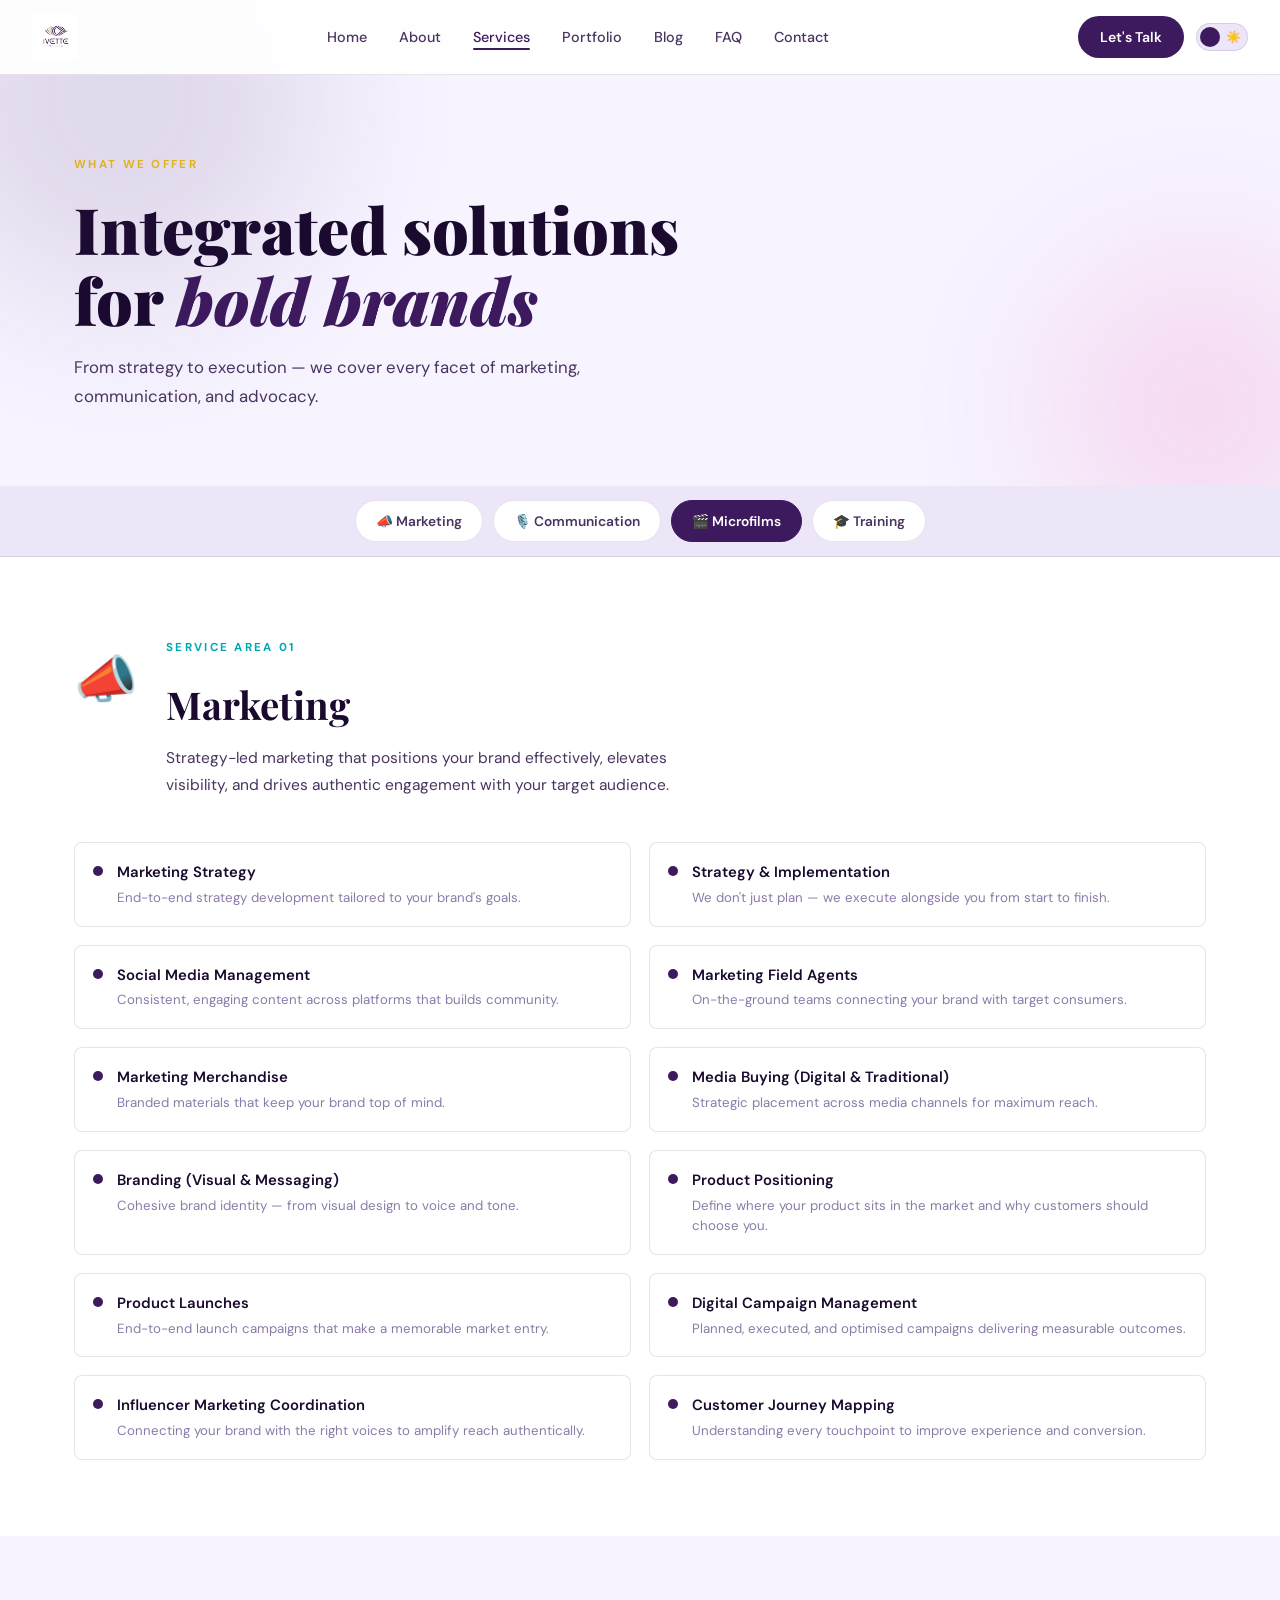
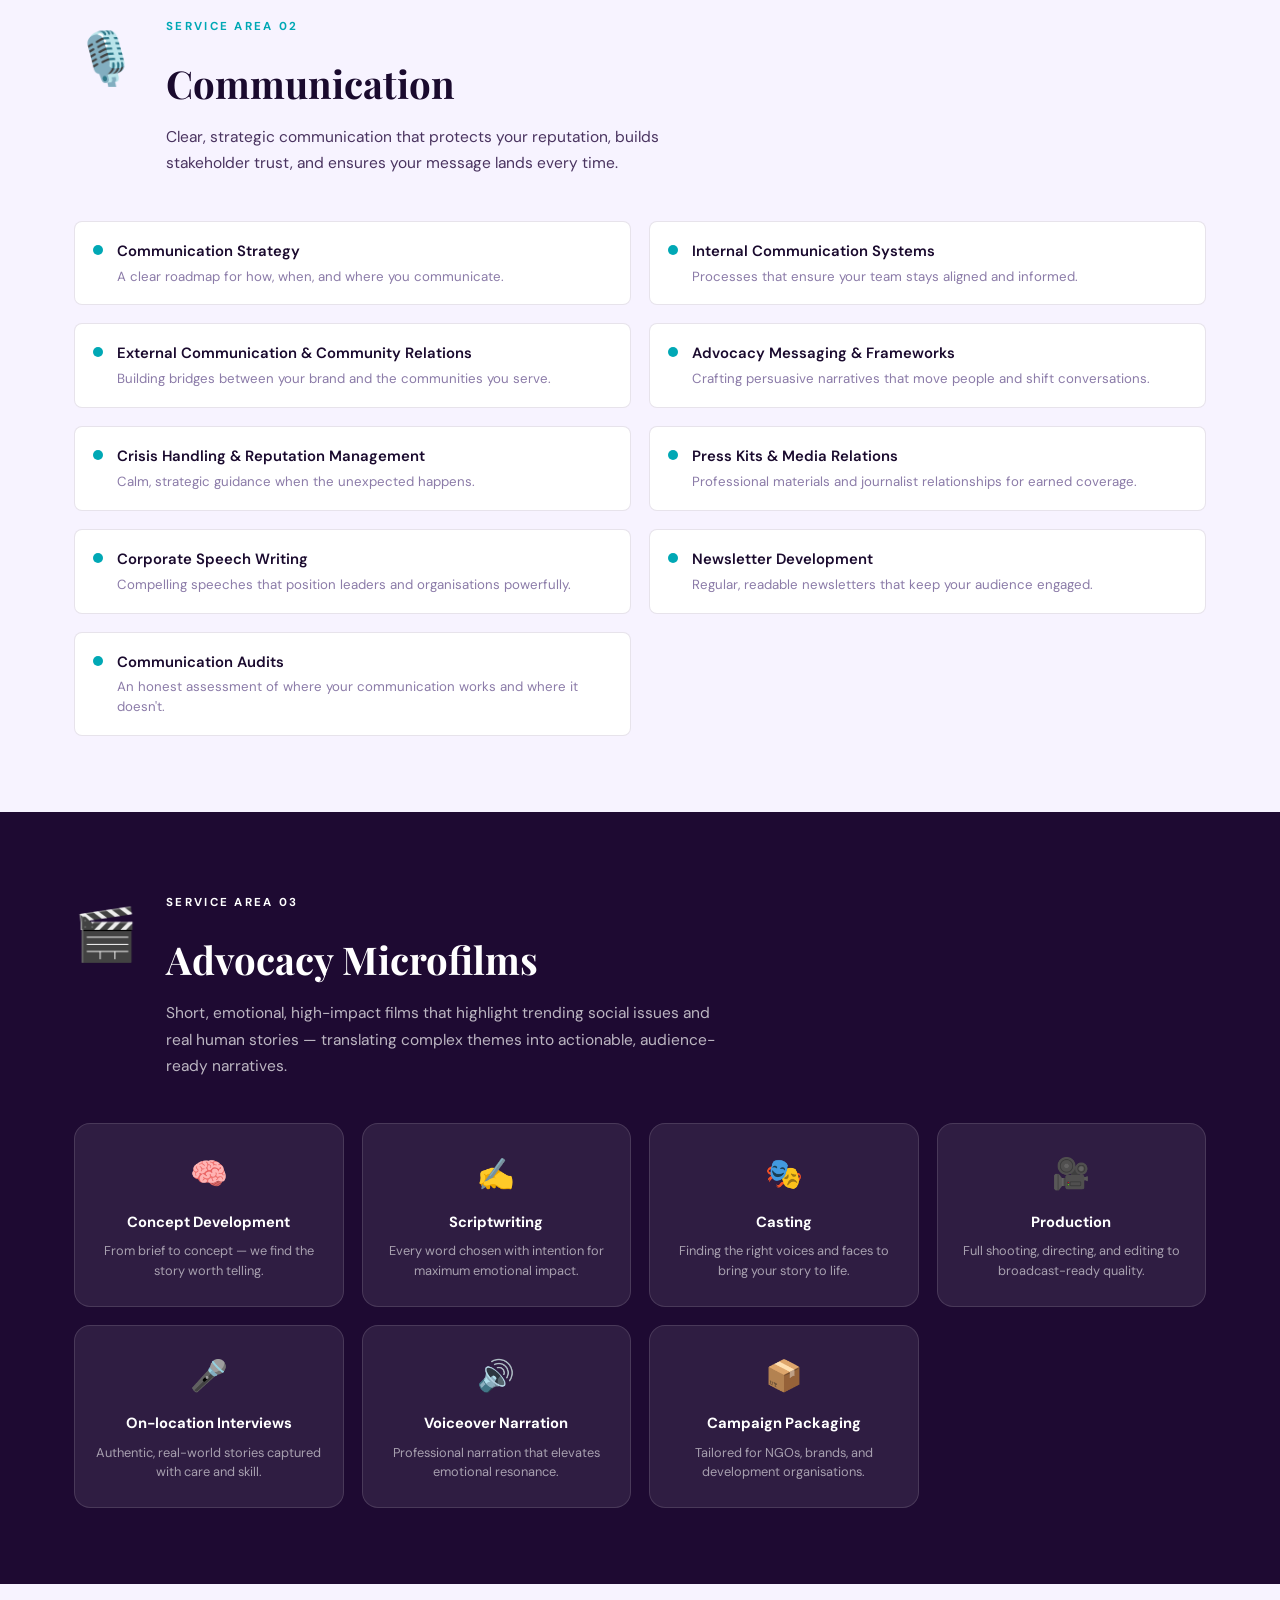
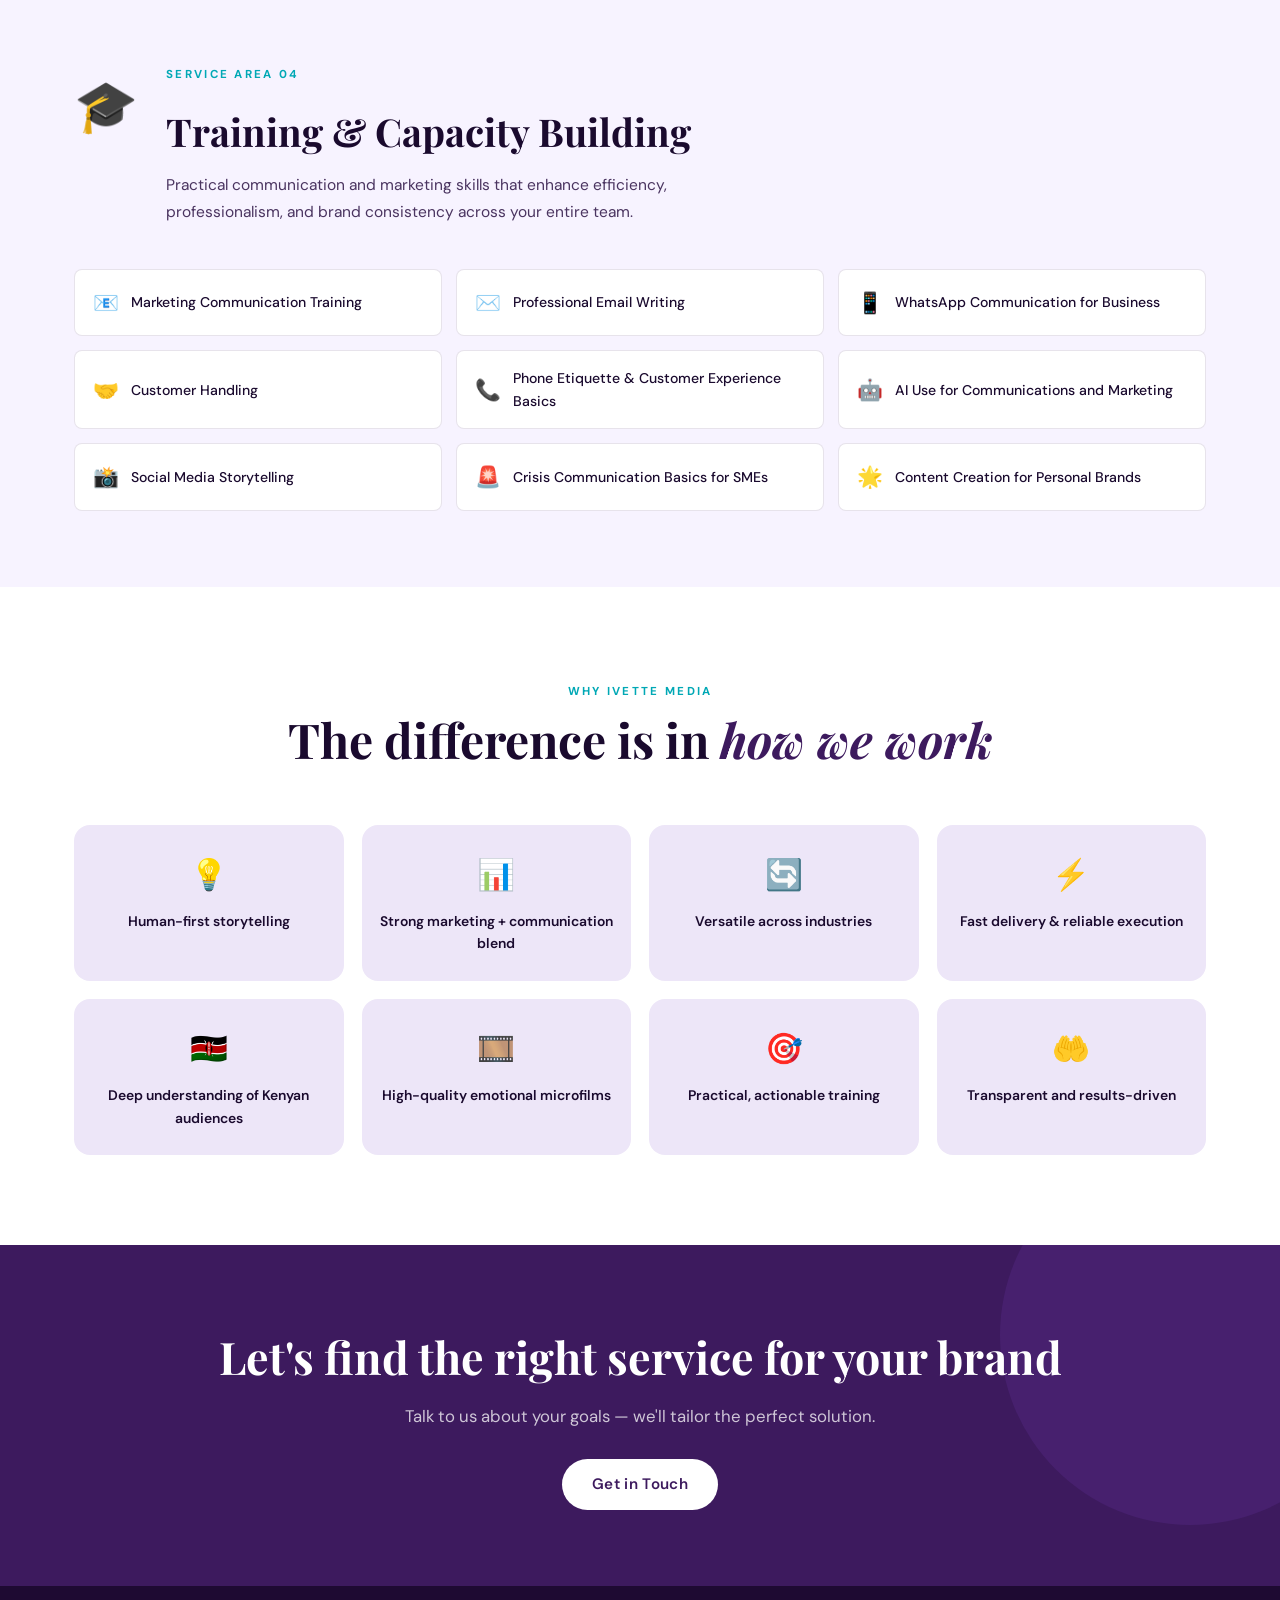
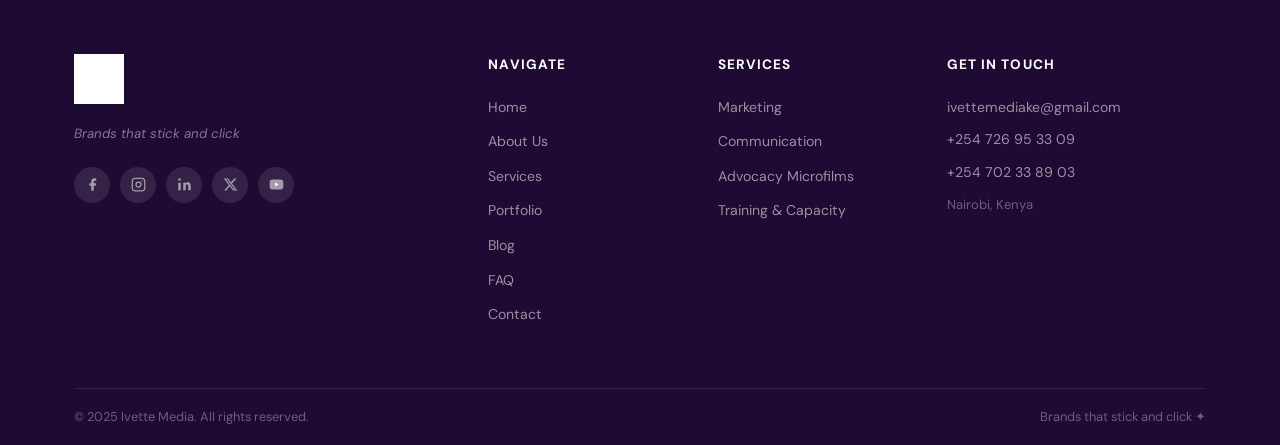
<file: services.html>
<!DOCTYPE html>
<html lang="en">
<head>
<meta charset="UTF-8">
<meta name="viewport" content="width=device-width, initial-scale=1.0">
<meta name="description" content="Ivette Media — Services. Nairobi-based PR, Communication and Marketing Agency.">
<meta property="og:title" content="Services | Ivette Media">
<meta property="og:image" content="logo.jpg">
<meta name="theme-color" content="#3d1a5e">
<link rel="manifest" href="manifest.json">
<title>Services | Ivette Media</title>
<link rel="preconnect" href="https://fonts.googleapis.com">
<link href="https://fonts.googleapis.com/css2?family=Playfair+Display:wght@400;700;900&family=DM+Sans:wght@300;400;500;600&display=swap" rel="stylesheet">
<style>
*,*::before,*::after{box-sizing:border-box;margin:0;padding:0}
html{scroll-behavior:smooth}
body{font-family:'DM Sans',sans-serif;background:var(--bg);color:var(--txt);transition:background .3s,color .3s;overflow-x:hidden;line-height:1.6}

/* ── LIGHT MODE ── */
:root{
  --bg:#fff;
  --bg2:#f7f3ff;
  --bg3:#ede6f8;
  --card:#fff;
  --card2:#f0eaf9;
  --txt:#1a0a2e;
  --txt2:#4a3460;
  --txt3:#8b7ba8;
  --border:rgba(61,26,94,.12);
  --navbg:rgba(255,255,255,.93);
  --purple:#3d1a5e;
  --purpleL:#5b2d8e;
  --purpleD:#1e0a32;
  --teal:#00a8b5;
  --gold:#f5c518;
  --pink:#e91e8c;
  --orange:#f57c00;
  --shadow:0 4px 28px rgba(61,26,94,.13);
  --shadowL:0 16px 56px rgba(61,26,94,.18);
  --r:16px;
  --r2:8px;
  --t:.3s cubic-bezier(.4,0,.2,1);
}
/* ── DARK MODE ── */
[data-theme=dark]{
  --bg:#0c0718;
  --bg2:#150e26;
  --bg3:#1c1334;
  --card:#1a1130;
  --card2:#211840;
  --txt:#ede6f8;
  --txt2:#c4aadf;
  --txt3:#7a6a98;
  --border:rgba(196,170,223,.12);
  --navbg:rgba(12,7,24,.94);
  --shadow:0 4px 28px rgba(0,0,0,.45);
  --shadowL:0 16px 56px rgba(0,0,0,.55);
}

/* ── NAV ── */
.nav{position:fixed;top:0;left:0;right:0;z-index:999;display:flex;align-items:center;gap:12px;padding:14px 32px;background:var(--navbg);backdrop-filter:blur(14px);border-bottom:1px solid var(--border);transition:box-shadow var(--t),background var(--t)}
.nav.scrolled{box-shadow:var(--shadow)}
.nav-logo img{height:46px;width:auto;display:block;transition:opacity var(--t)}
[data-theme=dark] .nav-logo img{filter:drop-shadow(0 0 6px rgba(180,120,255,.4))}
.nav-links{display:flex;list-style:none;gap:32px;margin:0 auto}
.nav-links a{font-size:.9rem;font-weight:500;color:var(--txt2);text-decoration:none;position:relative;transition:color var(--t)}
.nav-links a::after{content:'';position:absolute;bottom:-4px;left:0;width:0;height:2px;background:var(--purple);border-radius:2px;transition:width var(--t)}
.nav-links a:hover,.nav-links a.active{color:var(--purple)}
[data-theme=dark] .nav-links a:hover,[data-theme=dark] .nav-links a.active{color:var(--teal)}
.nav-links a:hover::after,.nav-links a.active::after{width:100%}
[data-theme=dark] .nav-links a::after{background:var(--teal)}
.nav-cta{background:var(--purple);color:#fff;padding:10px 22px;border-radius:50px;font-size:.88rem;font-weight:600;text-decoration:none;transition:var(--t);white-space:nowrap}
.nav-cta:hover{background:var(--purpleL);transform:translateY(-2px);box-shadow:0 8px 20px rgba(61,26,94,.3)}

/* dark mode toggle */
.dm-toggle{cursor:pointer;background:var(--bg3);border:1.5px solid var(--border);border-radius:50px;width:52px;height:28px;position:relative;flex-shrink:0;transition:background var(--t);display:flex;align-items:center;padding:3px}
.dm-toggle::before{content:'';position:absolute;left:3px;width:20px;height:20px;border-radius:50%;background:var(--purple);transition:transform var(--t),background var(--t)}
.dm-toggle .dm-icon{position:absolute;font-size:12px;transition:opacity .2s}
.dm-icon.sun{right:6px;opacity:1}
.dm-icon.moon{left:6px;opacity:0}
[data-theme=dark] .dm-toggle::before{transform:translateX(24px);background:var(--teal)}
[data-theme=dark] .dm-icon.sun{opacity:0}
[data-theme=dark] .dm-icon.moon{opacity:1}

/* hamburger */
.hamburger{display:none;flex-direction:column;gap:5px;background:none;border:none;cursor:pointer;padding:4px;flex-shrink:0}
.hamburger span{display:block;width:24px;height:2px;background:var(--purple);border-radius:2px;transition:var(--t)}
[data-theme=dark] .hamburger span{background:var(--teal)}

/* mobile menu */
.mobile-nav{display:none;position:fixed;top:74px;left:0;right:0;background:var(--card);border-bottom:2px solid var(--purple);z-index:998;padding:8px 0}
.mobile-nav.open{display:block}
.mobile-nav a{display:block;padding:14px 32px;font-weight:500;color:var(--txt2);text-decoration:none;transition:color var(--t),background var(--t)}
.mobile-nav a:hover{color:var(--purple);background:var(--bg3)}
[data-theme=dark] .mobile-nav a:hover{color:var(--teal)}

/* ── BUTTONS ── */
.btn{display:inline-block;padding:13px 30px;border-radius:50px;font-weight:600;font-size:.95rem;text-decoration:none;transition:var(--t);letter-spacing:.02em}
.btn-purple{background:var(--purple);color:#fff}
.btn-purple:hover{background:var(--purpleL);transform:translateY(-3px);box-shadow:0 12px 30px rgba(61,26,94,.3)}
.btn-outline{border:2px solid var(--purple);color:var(--purple)}
.btn-outline:hover{background:var(--purple);color:#fff;transform:translateY(-3px)}
[data-theme=dark] .btn-outline{border-color:var(--teal);color:var(--teal)}
[data-theme=dark] .btn-outline:hover{background:var(--teal);color:#fff}
.btn-white{background:#fff;color:var(--purple)}
.btn-white:hover{transform:translateY(-3px);box-shadow:0 12px 28px rgba(0,0,0,.2)}

/* ── LABELS ── */
.label{display:inline-block;font-size:.72rem;font-weight:700;letter-spacing:.2em;text-transform:uppercase;color:var(--teal);margin-bottom:10px}
.sec-hd{text-align:center;margin-bottom:56px}
.sec-hd h2{font-family:'Playfair Display',serif;font-size:clamp(2rem,4vw,3rem);font-weight:700;color:var(--txt);line-height:1.2}
.sec-hd h2 em{color:var(--purple);font-style:italic}
[data-theme=dark] .sec-hd h2 em{color:var(--teal)}
.sec-hd p{color:var(--txt2);max-width:520px;margin:14px auto 0;font-size:1rem}

/* ── LAYOUT ── */
.container{max-width:1180px;margin:0 auto;padding:0 24px}
section{padding:90px 0}

/* ── HERO ── */
.hero{min-height:100vh;display:flex;align-items:center;background:var(--bg);padding:140px 5% 80px;gap:60px;position:relative;overflow:hidden}
.hero-blob{position:absolute;border-radius:50%;filter:blur(90px);opacity:.13;pointer-events:none}
.hb1{width:500px;height:500px;background:var(--purple);top:-120px;right:-80px;animation:flt 9s ease-in-out infinite}
.hb2{width:380px;height:380px;background:var(--teal);bottom:-80px;left:-80px;animation:flt 7s 2s ease-in-out infinite}
[data-theme=dark] .hero-blob{opacity:.22}
@keyframes flt{0%,100%{transform:translateY(0)}50%{transform:translateY(-28px)}}
.hero-text{flex:1;max-width:600px;animation:fadeUp .7s ease both}
@keyframes fadeUp{from{opacity:0;transform:translateY(36px)}to{opacity:1;transform:translateY(0)}}
.hero-eyebrow{font-size:.8rem;font-weight:700;letter-spacing:.2em;text-transform:uppercase;color:var(--teal);margin-bottom:16px}
.hero h1{font-family:'Playfair Display',serif;font-size:clamp(3rem,6vw,5.5rem);font-weight:900;line-height:1.05;color:var(--txt);margin-bottom:22px}
.hero h1 em{color:var(--purple);font-style:italic}
[data-theme=dark] .hero h1 em{color:var(--teal)}
.hero-sub{color:var(--txt2);font-size:1.08rem;max-width:480px;margin-bottom:36px;line-height:1.72}
.hero-btns{display:flex;gap:14px;flex-wrap:wrap}
.hero-visual{flex:1;display:flex;justify-content:center;align-items:center;animation:fadeUp .7s .2s ease both}
.eye-wrap{position:relative;width:320px;height:190px}
.eye-shape{width:100%;height:100%;background:var(--purple);border-radius:50% 50% 50% 50%/30% 30% 70% 70%;display:flex;align-items:center;justify-content:center;box-shadow:var(--shadowL);overflow:hidden;position:relative}
.eye-stripes{display:flex;gap:3px;align-items:flex-end;height:110px}
.es{width:20px;border-radius:3px}
.es1{height:38%;background:var(--pink)}
.es2{height:58%;background:var(--orange)}
.es3{height:78%;background:var(--gold)}
.es4{height:62%;background:var(--teal)}
.es5{height:95%;background:rgba(255,255,255,.75)}
.pill{position:absolute;background:var(--card);color:var(--purple);font-size:.75rem;font-weight:700;padding:7px 16px;border-radius:50px;box-shadow:var(--shadow);white-space:nowrap;animation:flt 6s ease-in-out infinite}
.pill1{top:10px;right:-20px}
.pill2{bottom:18px;right:-10px;animation-delay:2s}
.pill3{top:50%;left:-20px;transform:translateY(-50%);animation-delay:4s}
[data-theme=dark] .pill{color:var(--purple);background:#ede6f8}

/* ── TICKER ── */
.ticker{background:var(--purple);overflow:hidden;padding:13px 0}
.ticker-track{display:flex;gap:36px;width:max-content;animation:tick 32s linear infinite}
.ticker-track span{color:rgba(255,255,255,.82);font-size:.8rem;font-weight:500;letter-spacing:.08em;text-transform:uppercase;white-space:nowrap}
.ticker-dot{color:var(--gold)!important;font-size:.6rem}
@keyframes tick{from{transform:translateX(0)}to{transform:translateX(-50%)}}

/* ── INTRO ── */
.intro{background:var(--bg)}
.intro-grid{display:grid;grid-template-columns:1fr 1fr;gap:60px;align-items:start;margin-bottom:64px}
.intro-grid h2{font-family:'Playfair Display',serif;font-size:clamp(1.9rem,3.5vw,2.7rem);font-weight:700;color:var(--txt);line-height:1.2;margin-top:10px}
.intro-grid h2 em{color:var(--purple);font-style:italic}
[data-theme=dark] .intro-grid h2 em{color:var(--teal)}
.intro-grid p{color:var(--txt2);line-height:1.75;margin-bottom:14px}
.link-arr{color:var(--purple);font-weight:600;font-size:.95rem;text-decoration:none;transition:letter-spacing var(--t)}
.link-arr:hover{letter-spacing:.04em}
[data-theme=dark] .link-arr{color:var(--teal)}
.stats{display:grid;grid-template-columns:repeat(4,1fr);gap:20px}
.stat{background:var(--bg3);border:1px solid var(--border);border-radius:var(--r);padding:30px 20px;text-align:center;transition:transform var(--t),box-shadow var(--t)}
.stat:hover{transform:translateY(-6px);box-shadow:var(--shadow)}
.stat-n{display:block;font-family:'Playfair Display',serif;font-size:2.8rem;font-weight:900;color:var(--purple);line-height:1;margin-bottom:6px}
[data-theme=dark] .stat-n{color:var(--teal)}
.stat-l{font-size:.78rem;color:var(--txt3);font-weight:500;text-transform:uppercase;letter-spacing:.1em}

/* ── SERVICE CARDS ── */
.svc-grid{display:grid;grid-template-columns:repeat(3,1fr);gap:22px}
.svc-card{background:var(--card);border:1px solid var(--border);border-radius:var(--r);padding:36px 28px;text-decoration:none;display:block;position:relative;overflow:hidden;transition:transform var(--t),box-shadow var(--t)}
.svc-card::before{content:'';position:absolute;top:0;left:0;right:0;height:4px}
.svc-c1::before{background:var(--purple)}
.svc-c2::before{background:var(--teal)}
.svc-c3::before{background:var(--pink)}
.svc-card:hover{transform:translateY(-8px);box-shadow:var(--shadowL)}
.svc-icon{font-size:2.4rem;margin-bottom:18px}
.svc-card h3{font-family:'Playfair Display',serif;font-size:1.35rem;font-weight:700;color:var(--txt);margin-bottom:10px}
.svc-card p{color:var(--txt2);font-size:.93rem;line-height:1.65;margin-bottom:20px}
.svc-arr{color:var(--purple);font-size:1.1rem;font-weight:700;display:inline-block;transition:transform var(--t)}
[data-theme=dark] .svc-arr{color:var(--teal)}
.svc-card:hover .svc-arr{transform:translateX(8px)}

/* ── CLIENT TILES ── */
.client-grid{display:grid;grid-template-columns:repeat(3,1fr);gap:18px}
.ctile{border:1px solid var(--border);border-radius:var(--r);padding:28px 24px;transition:transform var(--t),box-shadow var(--t)}
.ctile:hover{transform:translateY(-6px);box-shadow:var(--shadow)}
.ct1{background:rgba(61,26,94,.05)} .ct2{background:rgba(0,168,181,.06)} .ct3{background:rgba(245,197,24,.06)}
.ct4{background:rgba(233,30,140,.05)} .ct5{background:rgba(76,175,80,.06)} .ct6{background:rgba(245,124,0,.05)}
[data-theme=dark] .ct1{background:rgba(61,26,94,.35)} [data-theme=dark] .ct2{background:rgba(0,168,181,.18)}
[data-theme=dark] .ct3{background:rgba(245,197,24,.15)} [data-theme=dark] .ct4{background:rgba(233,30,140,.15)}
[data-theme=dark] .ct5{background:rgba(76,175,80,.15)} [data-theme=dark] .ct6{background:rgba(245,124,0,.15)}
.ctile-icon{font-size:1.9rem;margin-bottom:12px}
.ctile h4{font-weight:700;color:var(--txt);margin-bottom:6px;font-size:.97rem}
.ctile p{color:var(--txt3);font-size:.85rem;line-height:1.5}

/* ── CTA BANNER ── */
.cta-banner{background:var(--purple);padding:76px 0;text-align:center;position:relative;overflow:hidden}
.cta-banner::before{content:'';position:absolute;top:-100px;right:-100px;width:380px;height:380px;background:var(--purpleL);border-radius:50%;opacity:.35}
.cta-banner h2{font-family:'Playfair Display',serif;font-size:clamp(1.8rem,3.5vw,2.8rem);color:#fff;font-weight:700;margin-bottom:10px;position:relative}
.cta-banner p{color:rgba(255,255,255,.75);font-size:1.05rem;margin-bottom:30px;position:relative}

/* ── FOOTER ── */
.footer{background:var(--purpleD);color:rgba(255,255,255,.75);padding:68px 0 0}
.footer-grid{display:grid;grid-template-columns:2fr 1fr 1fr 1.4fr;gap:44px;margin-bottom:52px}
.footer-logo img{height:50px;width:auto;margin-bottom:12px;filter:brightness(0) invert(1)}
.footer-tag{color:rgba(255,255,255,.45);font-size:.83rem;font-style:italic;margin-bottom:22px}
.socials{display:flex;gap:10px;flex-wrap:wrap}
.s-icon{width:36px;height:36px;border-radius:50%;background:rgba(255,255,255,.1);display:flex;align-items:center;justify-content:center;color:rgba(255,255,255,.65);text-decoration:none;transition:var(--t)}
.s-icon svg{width:15px;height:15px}
.s-icon:hover{background:var(--teal);color:#fff;transform:translateY(-3px)}
.footer h5{color:#fff;font-weight:700;font-size:.85rem;letter-spacing:.08em;text-transform:uppercase;margin-bottom:18px}
.footer ul{list-style:none}
.footer ul li{margin-bottom:9px}
.footer a{color:rgba(255,255,255,.55);text-decoration:none;font-size:.88rem;transition:color var(--t)}
.footer a:hover{color:var(--teal)}
.footer-contact p{margin-bottom:7px}
.footer-bottom{border-top:1px solid rgba(255,255,255,.1);padding:18px 0;display:flex;justify-content:space-between;font-size:.8rem;color:rgba(255,255,255,.35);flex-wrap:wrap;gap:8px}

/* ── PAGE HERO ── */
.page-hero{background:var(--bg2);padding:150px 0 76px;position:relative;overflow:hidden}
.page-hero .blob{position:absolute;border-radius:50%;filter:blur(80px);opacity:.12;pointer-events:none}
[data-theme=dark] .page-hero .blob{opacity:.25}
.page-hero h1{font-family:'Playfair Display',serif;font-size:clamp(2.4rem,5vw,4.2rem);font-weight:900;color:var(--txt);line-height:1.1;margin:10px 0 18px;max-width:680px}
.page-hero h1 em{color:var(--purple);font-style:italic}
[data-theme=dark] .page-hero h1 em{color:var(--teal)}
.page-hero p{color:var(--txt2);font-size:1.05rem;max-width:540px;line-height:1.7}

/* ── ABOUT ── */
.mission-grid{display:grid;grid-template-columns:repeat(3,1fr);gap:22px}
.mc{border-radius:var(--r);padding:36px 28px}
.mc-p{background:var(--purple);color:#fff}
.mc-t{background:var(--teal);color:#fff}
.mc-l{background:var(--bg3);color:var(--txt)}
.mc-label{display:block;font-size:.7rem;font-weight:700;letter-spacing:.18em;text-transform:uppercase;margin-bottom:14px;opacity:.7}
.mc p{font-size:.93rem;line-height:1.7}
.founder-grid{display:grid;grid-template-columns:300px 1fr;gap:72px;align-items:center}
.founder-visual{position:relative}
.founder-avatar{width:280px;height:320px;background:linear-gradient(135deg,var(--purple),var(--purpleL));border-radius:40% 60% 60% 40%/50% 50% 60% 40%;display:flex;align-items:center;justify-content:center;box-shadow:var(--shadowL)}
.founder-initials{font-family:'Playfair Display',serif;font-size:5rem;font-weight:900;color:rgba(255,255,255,.25)}
.founder-badge{position:absolute;top:-14px;right:-24px;background:var(--purple);color:#fff;border-radius:12px;padding:12px 16px;text-align:center;line-height:1.2;box-shadow:var(--shadow)}
.founder-badge strong{display:block;font-size:.88rem}
.founder-badge span{font-size:.75rem;opacity:.75}
.founder-accent{position:absolute;width:70px;height:70px;background:var(--gold);border-radius:50%;bottom:-18px;left:-18px;opacity:.8}
.founder-bio h2{font-family:'Playfair Display',serif;font-size:2.4rem;font-weight:900;color:var(--txt);margin:8px 0 4px}
.founder-role{color:var(--teal);font-weight:600;margin-bottom:22px}
.founder-bio p{color:var(--txt2);line-height:1.75;margin-bottom:14px}
.tags{display:flex;flex-wrap:wrap;gap:9px;margin-top:20px}
.tag{background:var(--bg3);color:var(--purple);padding:5px 14px;border-radius:50px;font-size:.8rem;font-weight:600;border:1px solid var(--border)}
[data-theme=dark] .tag{color:var(--teal)}
.values-grid{display:grid;grid-template-columns:repeat(3,1fr);gap:20px;margin-bottom:44px}
.vcard{background:var(--bg3);border:1px solid var(--border);border-radius:var(--r);padding:32px 26px;position:relative;overflow:hidden;transition:transform var(--t),box-shadow var(--t)}
.vcard:hover{transform:translateY(-6px);box-shadow:var(--shadow)}
.vnum{font-family:'Playfair Display',serif;font-size:3rem;font-weight:900;color:var(--purple);opacity:.1;position:absolute;top:10px;right:18px;line-height:1}
.vcard h4{font-weight:700;color:var(--txt);margin-bottom:8px}
.vcard p{color:var(--txt2);font-size:.88rem;line-height:1.6}
.quote-block{font-family:'Playfair Display',serif;font-size:1.28rem;font-style:italic;color:var(--purple);text-align:center;max-width:680px;margin:0 auto;padding:36px 40px;background:var(--bg3);border-radius:var(--r);border-left:4px solid var(--purple);line-height:1.65}
[data-theme=dark] .quote-block{color:var(--teal);border-left-color:var(--teal)}

/* ── SERVICES PAGE ── */
.svc-tabs{display:flex;gap:10px;flex-wrap:wrap;justify-content:center;background:var(--bg3);padding:14px 24px;position:sticky;top:74px;z-index:100;border-bottom:1px solid var(--border)}
.stab{padding:9px 20px;border-radius:50px;font-size:.86rem;font-weight:600;color:var(--txt2);background:var(--card);border:1px solid var(--border);text-decoration:none;transition:var(--t)}
.stab:hover,.stab.active{background:var(--purple);color:#fff;border-color:var(--purple)}
[data-theme=dark] .stab:hover,[data-theme=dark] .stab.active{background:var(--teal);border-color:var(--teal)}
.svc-detail{padding:76px 0}
.svc-detail.alt{background:var(--bg2)}
.svc-detail.dark-sec{background:var(--purpleD)}
.svc-detail.dark-sec h2,.svc-detail.dark-sec .label{color:#fff}
.svc-detail.dark-sec .sd-desc{color:rgba(255,255,255,.7)}
.sd-head{display:flex;gap:28px;align-items:flex-start;margin-bottom:44px}
.sd-icon{font-size:3.2rem;flex-shrink:0;margin-top:6px}
.sd-head h2{font-family:'Playfair Display',serif;font-size:clamp(1.8rem,3vw,2.4rem);font-weight:700;color:var(--txt);margin:6px 0 10px}
.sd-desc{color:var(--txt2);font-size:.97rem;line-height:1.7;max-width:560px}
.sd-items{display:grid;grid-template-columns:repeat(2,1fr);gap:18px}
.sd-item{display:flex;gap:14px;align-items:flex-start;background:var(--card);border:1px solid var(--border);border-radius:var(--r2);padding:18px;transition:box-shadow var(--t)}
.svc-detail.alt .sd-item{background:var(--card)}
.sd-item:hover{box-shadow:var(--shadow)}
.sd-dot{width:10px;height:10px;border-radius:50%;background:var(--purple);flex-shrink:0;margin-top:5px}
.sd-dot.teal{background:var(--teal)}
.sd-item strong{display:block;font-weight:600;color:var(--txt);margin-bottom:3px;font-size:.93rem}
.sd-item p{color:var(--txt3);font-size:.83rem;line-height:1.5}
.mf-cards{display:grid;grid-template-columns:repeat(4,1fr);gap:18px}
.mf-card{background:rgba(255,255,255,.08);border:1px solid rgba(255,255,255,.12);border-radius:var(--r);padding:26px 20px;text-align:center;transition:var(--t)}
.mf-card:hover{background:rgba(255,255,255,.15);transform:translateY(-6px)}
.mf-card span{font-size:1.9rem;display:block;margin-bottom:12px}
.mf-card h4{color:#fff;font-weight:700;margin-bottom:7px;font-size:.92rem}
.mf-card p{color:rgba(255,255,255,.58);font-size:.8rem;line-height:1.5}
.tr-grid{display:grid;grid-template-columns:repeat(3,1fr);gap:14px}
.tr-item{display:flex;align-items:center;gap:12px;background:var(--card);border:1px solid var(--border);border-radius:var(--r2);padding:16px 18px;font-weight:500;font-size:.88rem;color:var(--txt);transition:var(--t)}
.tr-item:hover{border-color:var(--teal);transform:translateX(6px);box-shadow:var(--shadow)}
.tr-item span{font-size:1.3rem;flex-shrink:0}
.why-grid{display:grid;grid-template-columns:repeat(4,1fr);gap:18px}
.why-item{text-align:center;padding:26px 14px;border-radius:var(--r);background:var(--bg3);transition:var(--t)}
.why-item:hover{background:var(--purple);color:#fff}
.why-item:hover h4{color:#fff}
.why-icon{font-size:1.9rem;margin-bottom:11px;transition:transform var(--t)}
.why-item:hover .why-icon{transform:scale(1.2)}
.why-item h4{font-size:.87rem;font-weight:600;color:var(--txt);transition:color var(--t)}
[data-theme=dark] .why-item:hover{background:var(--teal)}

/* ── CONTACT ── */
.contact-grid{display:grid;grid-template-columns:1fr 400px;gap:56px;align-items:start}
.contact-grid h3{font-family:'Playfair Display',serif;font-size:1.55rem;font-weight:700;color:var(--txt);margin-bottom:26px}
.form{display:flex;flex-direction:column;gap:18px}
.form-row{display:grid;grid-template-columns:1fr 1fr;gap:18px}
.form-group{display:flex;flex-direction:column;gap:7px}
.form-group label{font-size:.83rem;font-weight:600;color:var(--txt)}
.form-group input,.form-group select,.form-group textarea{padding:11px 15px;border-radius:var(--r2);border:1.5px solid var(--border);font-family:'DM Sans',sans-serif;font-size:.93rem;color:var(--txt);background:var(--card);outline:none;transition:border-color var(--t),box-shadow var(--t)}
.form-group input:focus,.form-group select:focus,.form-group textarea:focus{border-color:var(--purple);box-shadow:0 0 0 3px rgba(61,26,94,.08)}
[data-theme=dark] .form-group input:focus,[data-theme=dark] .form-group select:focus,[data-theme=dark] .form-group textarea:focus{border-color:var(--teal);box-shadow:0 0 0 3px rgba(0,168,181,.12)}
.form-group textarea{resize:vertical;min-height:120px}
.form-submit{background:var(--purple);color:#fff;border:none;border-radius:50px;padding:13px 30px;font-family:'DM Sans',sans-serif;font-size:.95rem;font-weight:600;cursor:pointer;transition:var(--t)}
.form-submit:hover{background:var(--purpleL);transform:translateY(-2px);box-shadow:var(--shadow)}
.form-success{display:none;background:rgba(0,168,181,.12);border:1px solid var(--teal);border-radius:var(--r2);padding:14px;color:var(--teal);font-weight:600;text-align:center;margin-top:4px}
.form-success.show{display:block}
.ci-cards{display:flex;flex-direction:column;gap:14px;margin-bottom:28px}
.ci-card{display:flex;align-items:flex-start;gap:14px;padding:18px;border-radius:var(--r2);background:var(--bg3);border:1px solid var(--border)}
.ci-icon{font-size:1.3rem;flex-shrink:0}
.ci-label{display:block;font-size:.7rem;font-weight:700;letter-spacing:.14em;text-transform:uppercase;color:var(--txt3);margin-bottom:3px}
.ci-val{display:block;color:var(--txt);font-weight:500;font-size:.88rem;text-decoration:none;transition:color var(--t)}
.ci-val:hover{color:var(--purple)}
[data-theme=dark] .ci-val:hover{color:var(--teal)}
.contact-socials h4{font-weight:700;color:var(--txt);margin-bottom:14px;font-size:.93rem}
.s-icons-lg{display:flex;flex-wrap:wrap;gap:9px;margin-bottom:24px}
.s-icon-lg{display:flex;align-items:center;gap:7px;background:var(--bg3);border:1px solid var(--border);border-radius:50px;padding:7px 15px 7px 11px;color:var(--txt);font-size:.8rem;font-weight:600;text-decoration:none;transition:var(--t)}
.s-icon-lg svg{width:15px;height:15px}
.s-icon-lg:hover{background:var(--purple);color:#fff;border-color:var(--purple)}
[data-theme=dark] .s-icon-lg:hover{background:var(--teal);border-color:var(--teal)}
.wa-btn{display:flex;align-items:center;justify-content:center;gap:9px;background:#25D366;color:#fff;border-radius:50px;padding:13px 24px;font-weight:700;font-size:.93rem;text-decoration:none;transition:var(--t);width:100%}
.wa-btn:hover{background:#128C7E;transform:translateY(-3px);box-shadow:0 10px 24px rgba(37,211,102,.3)}

/* ── RESPONSIVE ── */
@media(max-width:1024px){
  .hero{flex-direction:column;text-align:center;padding:140px 5% 60px}
  .hero-visual{width:100%}
  .intro-grid{grid-template-columns:1fr;gap:30px}
  .stats{grid-template-columns:repeat(2,1fr)}
  .svc-grid{grid-template-columns:repeat(2,1fr)}
  .client-grid{grid-template-columns:repeat(2,1fr)}
  .footer-grid{grid-template-columns:1fr 1fr;gap:30px}
  .mission-grid{grid-template-columns:1fr}
  .founder-grid{grid-template-columns:1fr;gap:40px}
  .founder-avatar{width:220px;height:260px;margin:0 auto}
  .values-grid{grid-template-columns:repeat(2,1fr)}
  .sd-items{grid-template-columns:1fr}
  .mf-cards{grid-template-columns:repeat(2,1fr)}
  .tr-grid{grid-template-columns:repeat(2,1fr)}
  .why-grid{grid-template-columns:repeat(2,1fr)}
  .contact-grid{grid-template-columns:1fr}
}
@media(max-width:768px){
  .nav-links,.nav-cta{display:none}
  .hamburger{display:flex}
  .svc-grid{grid-template-columns:1fr}
  .client-grid{grid-template-columns:1fr}
  .footer-grid{grid-template-columns:1fr}
  .values-grid{grid-template-columns:1fr}
  .mf-cards{grid-template-columns:1fr}
  .why-grid{grid-template-columns:repeat(2,1fr)}
  .form-row{grid-template-columns:1fr}
  .tr-grid{grid-template-columns:1fr}
  .footer-bottom{flex-direction:column;text-align:center}
}
</style>
<style>
/* ── PORTFOLIO ── */
.portfolio-filter{display:flex;gap:10px;flex-wrap:wrap;justify-content:center;margin-bottom:48px}
.pf-btn{padding:9px 22px;border-radius:50px;font-size:.85rem;font-weight:600;border:1.5px solid var(--border);background:var(--card);color:var(--txt2);cursor:pointer;transition:var(--t);font-family:'DM Sans',sans-serif}
.pf-btn:hover,.pf-btn.active{background:var(--purple);color:#fff;border-color:var(--purple)}
[data-theme=dark] .pf-btn:hover,[data-theme=dark] .pf-btn.active{background:var(--teal);border-color:var(--teal)}
.portfolio-grid{display:grid;grid-template-columns:repeat(3,1fr);gap:24px}
.pcard{border-radius:var(--r);overflow:hidden;background:var(--card);border:1px solid var(--border);transition:transform var(--t),box-shadow var(--t);cursor:pointer}
.pcard:hover{transform:translateY(-8px);box-shadow:var(--shadowL)}
.pcard-visual{height:200px;display:flex;align-items:center;justify-content:center;font-size:4rem;position:relative;overflow:hidden}
.pv1{background:linear-gradient(135deg,#3d1a5e,#5b2d8e)}
.pv2{background:linear-gradient(135deg,#00a8b5,#006b75)}
.pv3{background:linear-gradient(135deg,#e91e8c,#9c0060)}
.pv4{background:linear-gradient(135deg,#f57c00,#bf5400)}
.pv5{background:linear-gradient(135deg,#3d1a5e,#00a8b5)}
.pv6{background:linear-gradient(135deg,#f5c518,#e91e8c)}
.pcard-body{padding:22px}
.pcard-tag{font-size:.72rem;font-weight:700;letter-spacing:.15em;text-transform:uppercase;color:var(--teal);margin-bottom:8px;display:block}
.pcard-body h3{font-family:'Playfair Display',serif;font-size:1.1rem;font-weight:700;color:var(--txt);margin-bottom:8px;line-height:1.3}
.pcard-body p{color:var(--txt2);font-size:.85rem;line-height:1.55;margin-bottom:14px}
.pcard-result{display:inline-flex;align-items:center;gap:6px;background:var(--bg3);border-radius:50px;padding:5px 13px;font-size:.78rem;font-weight:600;color:var(--purple)}
[data-theme=dark] .pcard-result{color:var(--teal)}
.pcard[data-cat].hidden{display:none}

/* ── TESTIMONIALS ── */
.testi-grid{display:grid;grid-template-columns:repeat(3,1fr);gap:22px}
.tcard{background:var(--card);border:1px solid var(--border);border-radius:var(--r);padding:30px 26px;position:relative;transition:transform var(--t),box-shadow var(--t)}
.tcard:hover{transform:translateY(-6px);box-shadow:var(--shadow)}
.tcard-quote{font-size:3rem;color:var(--purple);line-height:1;margin-bottom:12px;opacity:.3;font-family:'Playfair Display',serif}
[data-theme=dark] .tcard-quote{color:var(--teal)}
.tcard p{color:var(--txt2);font-size:.92rem;line-height:1.7;margin-bottom:20px;font-style:italic}
.tcard-author{display:flex;align-items:center;gap:12px}
.tcard-avatar{width:42px;height:42px;border-radius:50%;display:flex;align-items:center;justify-content:center;font-weight:700;font-size:.88rem;color:#fff;flex-shrink:0}
.ta1{background:var(--purple)} .ta2{background:var(--teal)} .ta3{background:var(--pink)}
.ta4{background:var(--orange)} .ta5{background:linear-gradient(135deg,var(--purple),var(--teal))} .ta6{background:var(--pink)}
.tcard-name{font-weight:700;color:var(--txt);font-size:.9rem}
.tcard-role{color:var(--txt3);font-size:.78rem}

/* ── BLOG ── */
.blog-grid{display:grid;grid-template-columns:repeat(3,1fr);gap:24px}
.bcard{background:var(--card);border:1px solid var(--border);border-radius:var(--r);overflow:hidden;transition:transform var(--t),box-shadow var(--t);text-decoration:none;display:block}
.bcard:hover{transform:translateY(-8px);box-shadow:var(--shadowL)}
.bcard-visual{height:180px;display:flex;align-items:center;justify-content:center;font-size:3.5rem;position:relative}
.bv1{background:linear-gradient(135deg,#3d1a5e22,#5b2d8e44);border-bottom:3px solid var(--purple)}
.bv2{background:linear-gradient(135deg,#00a8b522,#006b7544);border-bottom:3px solid var(--teal)}
.bv3{background:linear-gradient(135deg,#e91e8c22,#9c006044);border-bottom:3px solid var(--pink)}
.bv4{background:linear-gradient(135deg,#f5c51822,#f57c0044);border-bottom:3px solid var(--gold)}
.bv5{background:linear-gradient(135deg,#3d1a5e22,#00a8b544);border-bottom:3px solid var(--teal)}
.bv6{background:linear-gradient(135deg,#f57c0022,#e91e8c44);border-bottom:3px solid var(--orange)}
.bcard-body{padding:22px}
.bcard-meta{display:flex;align-items:center;gap:10px;margin-bottom:10px}
.bcard-cat{font-size:.7rem;font-weight:700;letter-spacing:.15em;text-transform:uppercase;color:var(--teal)}
.bcard-date{font-size:.75rem;color:var(--txt3)}
.bcard-body h3{font-family:'Playfair Display',serif;font-size:1.05rem;font-weight:700;color:var(--txt);margin-bottom:8px;line-height:1.35}
.bcard-body p{color:var(--txt2);font-size:.84rem;line-height:1.6;margin-bottom:14px}
.bcard-read{color:var(--purple);font-size:.82rem;font-weight:600;display:inline-flex;align-items:center;gap:4px;transition:gap var(--t)}
[data-theme=dark] .bcard-read{color:var(--teal)}
.bcard:hover .bcard-read{gap:8px}
.newsletter-box{background:var(--purple);border-radius:var(--r);padding:48px;text-align:center;margin-top:60px}
.newsletter-box h3{font-family:'Playfair Display',serif;font-size:1.8rem;color:#fff;margin-bottom:10px}
.newsletter-box p{color:rgba(255,255,255,.75);margin-bottom:24px}
.newsletter-form{display:flex;gap:12px;max-width:440px;margin:0 auto;flex-wrap:wrap;justify-content:center}
.newsletter-form input{flex:1;min-width:220px;padding:12px 18px;border-radius:50px;border:none;font-family:'DM Sans',sans-serif;font-size:.95rem;outline:none}
.newsletter-form button{background:var(--gold);color:var(--purple);border:none;padding:12px 24px;border-radius:50px;font-weight:700;font-size:.9rem;cursor:pointer;transition:var(--t);font-family:'DM Sans',sans-serif;white-space:nowrap}
.newsletter-form button:hover{background:#ffd740;transform:translateY(-2px)}

/* ── FAQ ── */
.faq-grid{display:grid;grid-template-columns:1fr 1fr;gap:16px;max-width:960px;margin:0 auto}
.faq-item{background:var(--card);border:1px solid var(--border);border-radius:var(--r2);overflow:hidden;transition:box-shadow var(--t)}
.faq-item:hover{box-shadow:var(--shadow)}
.faq-q{display:flex;justify-content:space-between;align-items:center;padding:20px 22px;cursor:pointer;gap:12px;user-select:none}
.faq-q h4{font-weight:600;color:var(--txt);font-size:.93rem;line-height:1.4}
.faq-icon{width:24px;height:24px;border-radius:50%;background:var(--bg3);display:flex;align-items:center;justify-content:center;font-size:.9rem;flex-shrink:0;transition:transform var(--t),background var(--t)}
.faq-item.open .faq-icon{transform:rotate(45deg);background:var(--purple);color:#fff}
[data-theme=dark] .faq-item.open .faq-icon{background:var(--teal)}
.faq-a{max-height:0;overflow:hidden;transition:max-height .4s ease,padding .3s ease}
.faq-item.open .faq-a{max-height:300px}
.faq-a p{padding:0 22px 20px;color:var(--txt2);font-size:.88rem;line-height:1.7}
.faq-cats{display:flex;gap:10px;flex-wrap:wrap;justify-content:center;margin-bottom:44px}
.faq-cat-btn{padding:8px 20px;border-radius:50px;font-size:.83rem;font-weight:600;border:1.5px solid var(--border);background:var(--card);color:var(--txt2);cursor:pointer;transition:var(--t);font-family:'DM Sans',sans-serif}
.faq-cat-btn:hover,.faq-cat-btn.active{background:var(--purple);color:#fff;border-color:var(--purple)}
[data-theme=dark] .faq-cat-btn:hover,[data-theme=dark] .faq-cat-btn.active{background:var(--teal);border-color:var(--teal)}

/* ── 404 ── */
.notfound{min-height:100vh;display:flex;align-items:center;justify-content:center;text-align:center;background:var(--bg);padding:40px 24px}
.nf-inner{max-width:540px}
.nf-code{font-family:'Playfair Display',serif;font-size:9rem;font-weight:900;color:var(--purple);line-height:1;opacity:.12;display:block;margin-bottom:-40px}
[data-theme=dark] .nf-code{color:var(--teal)}
.nf-icon{font-size:5rem;display:block;margin-bottom:20px}
.nf-inner h1{font-family:'Playfair Display',serif;font-size:2.4rem;color:var(--txt);margin-bottom:14px}
.nf-inner p{color:var(--txt2);font-size:1.05rem;margin-bottom:32px;line-height:1.7}
.nf-btns{display:flex;gap:14px;justify-content:center;flex-wrap:wrap}

@media(max-width:1024px){
  .portfolio-grid{grid-template-columns:repeat(2,1fr)}
  .testi-grid{grid-template-columns:repeat(2,1fr)}
  .blog-grid{grid-template-columns:repeat(2,1fr)}
  .faq-grid{grid-template-columns:1fr}
}
@media(max-width:768px){
  .portfolio-grid{grid-template-columns:1fr}
  .testi-grid{grid-template-columns:1fr}
  .blog-grid{grid-template-columns:1fr}
  .nf-code{font-size:6rem}
}
</style>
</head>
<body>
<nav class="nav" id="mainNav">
  <a href="index.html" class="nav-logo"><img src="logo.jpg" alt="Ivette Media"></a>
  <ul class="nav-links"><li><a href="index.html" >Home</a></li><li><a href="about.html" >About</a></li><li><a href="services.html" class="active">Services</a></li><li><a href="portfolio.html" >Portfolio</a></li><li><a href="blog.html" >Blog</a></li><li><a href="faq.html" >FAQ</a></li><li><a href="contact.html" >Contact</a></li></ul>
  <a href="contact.html" class="nav-cta">Let's Talk</a>
  <button class="dm-toggle" aria-label="Toggle dark mode"><span class="dm-icon sun">☀️</span><span class="dm-icon moon">🌙</span></button>
  <button class="hamburger" id="ham" aria-label="menu"><span></span><span></span><span></span></button>
</nav>
<div class="mobile-nav" id="mobMenu"><a href="index.html" onclick="closeMob()">Home</a><a href="about.html" onclick="closeMob()">About</a><a href="services.html" onclick="closeMob()">Services</a><a href="portfolio.html" onclick="closeMob()">Portfolio</a><a href="blog.html" onclick="closeMob()">Blog</a><a href="faq.html" onclick="closeMob()">FAQ</a><a href="contact.html" onclick="closeMob()">Contact</a></div>
<div class="page-hero">
  <div class="blob" style="width:400px;height:400px;background:var(--purple);top:-100px;left:-80px"></div>
  <div class="blob" style="width:300px;height:300px;background:var(--pink);bottom:-70px;right:-70px"></div>
  <div class="container">
    <span class="label" style="color:var(--gold)">What We Offer</span>
    <h1>Integrated solutions for <em>bold brands</em></h1>
    <p>From strategy to execution — we cover every facet of marketing, communication, and advocacy.</p>
  </div>
</div>

<div class="svc-tabs">
  <a href="#marketing" class="stab active">📣 Marketing</a>
  <a href="#communication" class="stab">🎙️ Communication</a>
  <a href="#microfilms" class="stab">🎬 Microfilms</a>
  <a href="#training" class="stab">🎓 Training</a>
</div>

<div class="svc-detail" id="marketing">
  <div class="container">
    <div class="sd-head">
      <div class="sd-icon">📣</div>
      <div>
        <span class="label">Service Area 01</span>
        <h2>Marketing</h2>
        <p class="sd-desc">Strategy-led marketing that positions your brand effectively, elevates visibility, and drives authentic engagement with your target audience.</p>
      </div>
    </div>
    <div class="sd-items">
      <div class="sd-item"><div class="sd-dot"></div><div><strong>Marketing Strategy</strong><p>End-to-end strategy development tailored to your brand's goals.</p></div></div>
      <div class="sd-item"><div class="sd-dot"></div><div><strong>Strategy &amp; Implementation</strong><p>We don't just plan — we execute alongside you from start to finish.</p></div></div>
      <div class="sd-item"><div class="sd-dot"></div><div><strong>Social Media Management</strong><p>Consistent, engaging content across platforms that builds community.</p></div></div>
      <div class="sd-item"><div class="sd-dot"></div><div><strong>Marketing Field Agents</strong><p>On-the-ground teams connecting your brand with target consumers.</p></div></div>
      <div class="sd-item"><div class="sd-dot"></div><div><strong>Marketing Merchandise</strong><p>Branded materials that keep your brand top of mind.</p></div></div>
      <div class="sd-item"><div class="sd-dot"></div><div><strong>Media Buying (Digital &amp; Traditional)</strong><p>Strategic placement across media channels for maximum reach.</p></div></div>
      <div class="sd-item"><div class="sd-dot"></div><div><strong>Branding (Visual &amp; Messaging)</strong><p>Cohesive brand identity — from visual design to voice and tone.</p></div></div>
      <div class="sd-item"><div class="sd-dot"></div><div><strong>Product Positioning</strong><p>Define where your product sits in the market and why customers should choose you.</p></div></div>
      <div class="sd-item"><div class="sd-dot"></div><div><strong>Product Launches</strong><p>End-to-end launch campaigns that make a memorable market entry.</p></div></div>
      <div class="sd-item"><div class="sd-dot"></div><div><strong>Digital Campaign Management</strong><p>Planned, executed, and optimised campaigns delivering measurable outcomes.</p></div></div>
      <div class="sd-item"><div class="sd-dot"></div><div><strong>Influencer Marketing Coordination</strong><p>Connecting your brand with the right voices to amplify reach authentically.</p></div></div>
      <div class="sd-item"><div class="sd-dot"></div><div><strong>Customer Journey Mapping</strong><p>Understanding every touchpoint to improve experience and conversion.</p></div></div>
    </div>
  </div>
</div>

<div class="svc-detail alt" id="communication">
  <div class="container">
    <div class="sd-head">
      <div class="sd-icon">🎙️</div>
      <div>
        <span class="label">Service Area 02</span>
        <h2>Communication</h2>
        <p class="sd-desc">Clear, strategic communication that protects your reputation, builds stakeholder trust, and ensures your message lands every time.</p>
      </div>
    </div>
    <div class="sd-items">
      <div class="sd-item"><div class="sd-dot teal"></div><div><strong>Communication Strategy</strong><p>A clear roadmap for how, when, and where you communicate.</p></div></div>
      <div class="sd-item"><div class="sd-dot teal"></div><div><strong>Internal Communication Systems</strong><p>Processes that ensure your team stays aligned and informed.</p></div></div>
      <div class="sd-item"><div class="sd-dot teal"></div><div><strong>External Communication &amp; Community Relations</strong><p>Building bridges between your brand and the communities you serve.</p></div></div>
      <div class="sd-item"><div class="sd-dot teal"></div><div><strong>Advocacy Messaging &amp; Frameworks</strong><p>Crafting persuasive narratives that move people and shift conversations.</p></div></div>
      <div class="sd-item"><div class="sd-dot teal"></div><div><strong>Crisis Handling &amp; Reputation Management</strong><p>Calm, strategic guidance when the unexpected happens.</p></div></div>
      <div class="sd-item"><div class="sd-dot teal"></div><div><strong>Press Kits &amp; Media Relations</strong><p>Professional materials and journalist relationships for earned coverage.</p></div></div>
      <div class="sd-item"><div class="sd-dot teal"></div><div><strong>Corporate Speech Writing</strong><p>Compelling speeches that position leaders and organisations powerfully.</p></div></div>
      <div class="sd-item"><div class="sd-dot teal"></div><div><strong>Newsletter Development</strong><p>Regular, readable newsletters that keep your audience engaged.</p></div></div>
      <div class="sd-item"><div class="sd-dot teal"></div><div><strong>Communication Audits</strong><p>An honest assessment of where your communication works and where it doesn't.</p></div></div>
    </div>
  </div>
</div>

<div class="svc-detail dark-sec" id="microfilms">
  <div class="container">
    <div class="sd-head">
      <div class="sd-icon">🎬</div>
      <div>
        <span class="label">Service Area 03</span>
        <h2>Advocacy Microfilms</h2>
        <p class="sd-desc">Short, emotional, high-impact films that highlight trending social issues and real human stories — translating complex themes into actionable, audience-ready narratives.</p>
      </div>
    </div>
    <div class="mf-cards">
      <div class="mf-card"><span>🧠</span><h4>Concept Development</h4><p>From brief to concept — we find the story worth telling.</p></div>
      <div class="mf-card"><span>✍️</span><h4>Scriptwriting</h4><p>Every word chosen with intention for maximum emotional impact.</p></div>
      <div class="mf-card"><span>🎭</span><h4>Casting</h4><p>Finding the right voices and faces to bring your story to life.</p></div>
      <div class="mf-card"><span>🎥</span><h4>Production</h4><p>Full shooting, directing, and editing to broadcast-ready quality.</p></div>
      <div class="mf-card"><span>🎤</span><h4>On-location Interviews</h4><p>Authentic, real-world stories captured with care and skill.</p></div>
      <div class="mf-card"><span>🔊</span><h4>Voiceover Narration</h4><p>Professional narration that elevates emotional resonance.</p></div>
      <div class="mf-card"><span>📦</span><h4>Campaign Packaging</h4><p>Tailored for NGOs, brands, and development organisations.</p></div>
    </div>
  </div>
</div>

<div class="svc-detail alt" id="training">
  <div class="container">
    <div class="sd-head">
      <div class="sd-icon">🎓</div>
      <div>
        <span class="label">Service Area 04</span>
        <h2>Training &amp; Capacity Building</h2>
        <p class="sd-desc">Practical communication and marketing skills that enhance efficiency, professionalism, and brand consistency across your entire team.</p>
      </div>
    </div>
    <div class="tr-grid">
      <div class="tr-item"><span>📧</span><p>Marketing Communication Training</p></div>
      <div class="tr-item"><span>✉️</span><p>Professional Email Writing</p></div>
      <div class="tr-item"><span>📱</span><p>WhatsApp Communication for Business</p></div>
      <div class="tr-item"><span>🤝</span><p>Customer Handling</p></div>
      <div class="tr-item"><span>📞</span><p>Phone Etiquette &amp; Customer Experience Basics</p></div>
      <div class="tr-item"><span>🤖</span><p>AI Use for Communications and Marketing</p></div>
      <div class="tr-item"><span>📸</span><p>Social Media Storytelling</p></div>
      <div class="tr-item"><span>🚨</span><p>Crisis Communication Basics for SMEs</p></div>
      <div class="tr-item"><span>🌟</span><p>Content Creation for Personal Brands</p></div>
    </div>
  </div>
</div>

<section>
  <div class="container">
    <div class="sec-hd">
      <span class="label">Why Ivette Media</span>
      <h2>The difference is in <em>how we work</em></h2>
    </div>
    <div class="why-grid">
      <div class="why-item"><div class="why-icon">💡</div><h4>Human-first storytelling</h4></div>
      <div class="why-item"><div class="why-icon">📊</div><h4>Strong marketing + communication blend</h4></div>
      <div class="why-item"><div class="why-icon">🔄</div><h4>Versatile across industries</h4></div>
      <div class="why-item"><div class="why-icon">⚡</div><h4>Fast delivery &amp; reliable execution</h4></div>
      <div class="why-item"><div class="why-icon">🇰🇪</div><h4>Deep understanding of Kenyan audiences</h4></div>
      <div class="why-item"><div class="why-icon">🎞️</div><h4>High-quality emotional microfilms</h4></div>
      <div class="why-item"><div class="why-icon">🎯</div><h4>Practical, actionable training</h4></div>
      <div class="why-item"><div class="why-icon">🤲</div><h4>Transparent and results-driven</h4></div>
    </div>
  </div>
</section>

<div class="cta-banner">
  <div class="container">
    <h2>Let's find the right service for your brand</h2>
    <p>Talk to us about your goals — we'll tailor the perfect solution.</p>
    <a href="contact.html" class="btn btn-white">Get in Touch</a>
  </div>
</div>
<footer class="footer">
  <div class="container">
    <div class="footer-grid">
      <div>
        <a href="index.html" class="footer-logo"><img src="logo.jpg" alt="Ivette Media"></a>
        <p class="footer-tag">Brands that stick and click</p>
        <div class="socials">
          <a href="https://facebook.com/ivettemedia" target="_blank" rel="noopener" class="s-icon" aria-label="Facebook"><svg viewBox="0 0 24 24" fill="currentColor"><path d="M18 2h-3a5 5 0 0 0-5 5v3H7v4h3v8h4v-8h3l1-4h-4V7a1 1 0 0 1 1-1h3z"/></svg></a>
          <a href="https://instagram.com/ivettemedia" target="_blank" rel="noopener" class="s-icon" aria-label="Instagram"><svg viewBox="0 0 24 24" fill="none" stroke="currentColor" stroke-width="2"><rect x="2" y="2" width="20" height="20" rx="5"/><circle cx="12" cy="12" r="4"/><circle cx="17.5" cy="6.5" r="1" fill="currentColor" stroke="none"/></svg></a>
          <a href="https://linkedin.com/company/ivettemedia" target="_blank" rel="noopener" class="s-icon" aria-label="LinkedIn"><svg viewBox="0 0 24 24" fill="currentColor"><path d="M16 8a6 6 0 0 1 6 6v7h-4v-7a2 2 0 0 0-4 0v7H10V9h4v1.5A6 6 0 0 1 16 8zM2 9h4v12H2z"/><circle cx="4" cy="4" r="2"/></svg></a>
          <a href="https://twitter.com/ivettemedia" target="_blank" rel="noopener" class="s-icon" aria-label="X/Twitter"><svg viewBox="0 0 24 24" fill="currentColor"><path d="M18.244 2.25h3.308l-7.227 8.26 8.502 11.24H16.17l-5.214-6.817L4.99 21.75H1.68l7.73-8.835L1.254 2.25H8.08l4.713 6.231zm-1.161 17.52h1.833L7.084 4.126H5.117z"/></svg></a>
          <a href="https://youtube.com/@ivettemedia" target="_blank" rel="noopener" class="s-icon" aria-label="YouTube"><svg viewBox="0 0 24 24" fill="currentColor"><path d="M22.54 6.42a2.78 2.78 0 0 0-1.95-1.96C18.88 4 12 4 12 4s-6.88 0-8.59.46a2.78 2.78 0 0 0-1.95 1.96A29 29 0 0 0 1 12a29 29 0 0 0 .46 5.58 2.78 2.78 0 0 0 1.95 1.95C5.12 20 12 20 12 20s6.88 0 8.59-.46a2.78 2.78 0 0 0 1.95-1.95A29 29 0 0 0 23 12a29 29 0 0 0-.46-5.58z"/><polygon points="9.75 15.02 15.5 12 9.75 8.98 9.75 15.02" fill="white"/></svg></a>
        </div>
      </div>
      <div><h5>Navigate</h5><ul>
        <li><a href="index.html">Home</a></li><li><a href="about.html">About Us</a></li>
        <li><a href="services.html">Services</a></li><li><a href="portfolio.html">Portfolio</a></li>
        <li><a href="blog.html">Blog</a></li><li><a href="faq.html">FAQ</a></li>
        <li><a href="contact.html">Contact</a></li>
      </ul></div>
      <div><h5>Services</h5><ul>
        <li><a href="services.html#marketing">Marketing</a></li>
        <li><a href="services.html#communication">Communication</a></li>
        <li><a href="services.html#microfilms">Advocacy Microfilms</a></li>
        <li><a href="services.html#training">Training &amp; Capacity</a></li>
      </ul></div>
      <div class="footer-contact"><h5>Get in Touch</h5>
        <p><a href="mailto:ivettemediake&#64;gmail&#46;com">ivettemediake&#64;gmail&#46;com</a></p>
        <p><a href="tel:+254726953309">+254 726 95 33 09</a></p>
        <p><a href="tel:+254702338903">+254 702 33 89 03</a></p>
        <p style="margin-top:10px;color:rgba(255,255,255,.35);font-size:.82rem">Nairobi, Kenya</p>
      </div>
    </div>
    <div class="footer-bottom">
      <p>© 2025 Ivette Media. All rights reserved.</p>
      <p>Brands that stick and click ✦</p>
    </div>
  </div>
</footer>
<script>
(function() {
  // ── 1. DARK MODE (runs immediately, before render) ──
  var root = document.documentElement;
  var saved = localStorage.getItem('im-theme') || 'light';
  root.setAttribute('data-theme', saved);

  function toggleDM() {
    var current = root.getAttribute('data-theme');
    var next = current === 'dark' ? 'light' : 'dark';
    root.setAttribute('data-theme', next);
    localStorage.setItem('im-theme', next);
  }

  // Wait for DOM then attach toggle listeners
  document.addEventListener('DOMContentLoaded', function() {

    document.querySelectorAll('.dm-toggle').forEach(function(btn) {
      btn.addEventListener('click', toggleDM);
    });

    // ── 2. NAV SCROLL ──
    var navEl = document.getElementById('mainNav');
    window.addEventListener('scroll', function() {
      if (navEl) navEl.classList.toggle('scrolled', window.scrollY > 40);
    });

    // ── 3. MOBILE MENU ──
    var ham = document.getElementById('ham');
    var mob = document.getElementById('mobMenu');
    var mOpen = false;
    if (ham) {
      ham.addEventListener('click', function() {
        mOpen = !mOpen;
        if (mob) mob.classList.toggle('open', mOpen);
      });
    }

    // ── 4. SERVICE TABS ──
    var tabs = document.querySelectorAll('.stab');
    if (tabs.length) {
      var secs = document.querySelectorAll('.svc-detail[id]');
      if ('IntersectionObserver' in window) {
        var io = new IntersectionObserver(function(entries) {
          entries.forEach(function(e) {
            if (e.isIntersecting) {
              tabs.forEach(function(t) {
                t.classList.toggle('active', t.getAttribute('href') === '#' + e.target.id);
              });
            }
          });
        }, { rootMargin: '-50% 0px -50% 0px' });
        secs.forEach(function(s) { io.observe(s); });
      }
      tabs.forEach(function(t) {
        t.addEventListener('click', function() {
          tabs.forEach(function(x) { x.classList.remove('active'); });
          t.classList.add('active');
        });
      });
    }

    // ── 5. CONTACT FORM ──
    var cf = document.getElementById('cForm');
    if (cf) {
      cf.addEventListener('submit', function(e) {
        e.preventDefault();
        var s = document.getElementById('cSuccess');
        if (s) { s.classList.add('show'); cf.reset(); setTimeout(function() { s.classList.remove('show'); }, 5000); }
      });
    }

    // ── 6. NEWSLETTER FORM ──
    var nf = document.getElementById('nlForm');
    if (nf) {
      nf.addEventListener('submit', function(e) {
        e.preventDefault();
        nf.innerHTML = '<p style="color:#fff;font-weight:600;font-size:1rem">&#127881; You\'re subscribed! Welcome to the Ivette Media community.</p>';
      });
    }

    // ── 7. TICKER DUPLICATE ──
    var tr = document.querySelector('.ticker-track');
    if (tr) { tr.innerHTML += tr.innerHTML; }

    // ── 8. SCROLL REVEAL ──
    if ('IntersectionObserver' in window) {
      var items = document.querySelectorAll('.stat,.svc-card,.ctile,.vcard,.sd-item,.mf-card,.tr-item,.why-item,.ci-card,.mc,.pcard,.tcard,.bcard,.faq-item');
      var revealIO = new IntersectionObserver(function(entries) {
        entries.forEach(function(e) {
          if (e.isIntersecting) {
            e.target.style.opacity = '1';
            e.target.style.transform = 'translateY(0)';
            revealIO.unobserve(e.target);
          }
        });
      }, { threshold: 0.08 });
      items.forEach(function(el) {
        el.style.opacity = '0';
        el.style.transform = 'translateY(20px)';
        el.style.transition = 'opacity 0.5s ease, transform 0.5s ease';
        revealIO.observe(el);
      });
    }

    // ── 9. FAQ ACCORDION ──
    document.querySelectorAll('.faq-q').forEach(function(q) {
      q.addEventListener('click', function() {
        var item = q.parentElement;
        var wasOpen = item.classList.contains('open');
        document.querySelectorAll('.faq-item').forEach(function(i) { i.classList.remove('open'); });
        if (!wasOpen) item.classList.add('open');
      });
    });

    // ── 10. FAQ CATEGORY FILTER ──
    document.querySelectorAll('.faq-cat-btn').forEach(function(btn) {
      btn.addEventListener('click', function() {
        document.querySelectorAll('.faq-cat-btn').forEach(function(b) { b.classList.remove('active'); });
        btn.classList.add('active');
        var cat = btn.dataset.cat;
        document.querySelectorAll('.faq-item').forEach(function(item) {
          item.style.display = (cat === 'all' || item.dataset.cat === cat) ? '' : 'none';
        });
      });
    });

    // ── 11. PORTFOLIO FILTER ──
    document.querySelectorAll('.pf-btn').forEach(function(btn) {
      btn.addEventListener('click', function() {
        document.querySelectorAll('.pf-btn').forEach(function(b) { b.classList.remove('active'); });
        btn.classList.add('active');
        var cat = btn.dataset.cat;
        document.querySelectorAll('.pcard').forEach(function(card) {
          card.style.display = (cat === 'all' || card.dataset.cat === cat) ? '' : 'none';
        });
      });
    });

  }); // end DOMContentLoaded
})();
</script>
</body>
</html>
</file>
